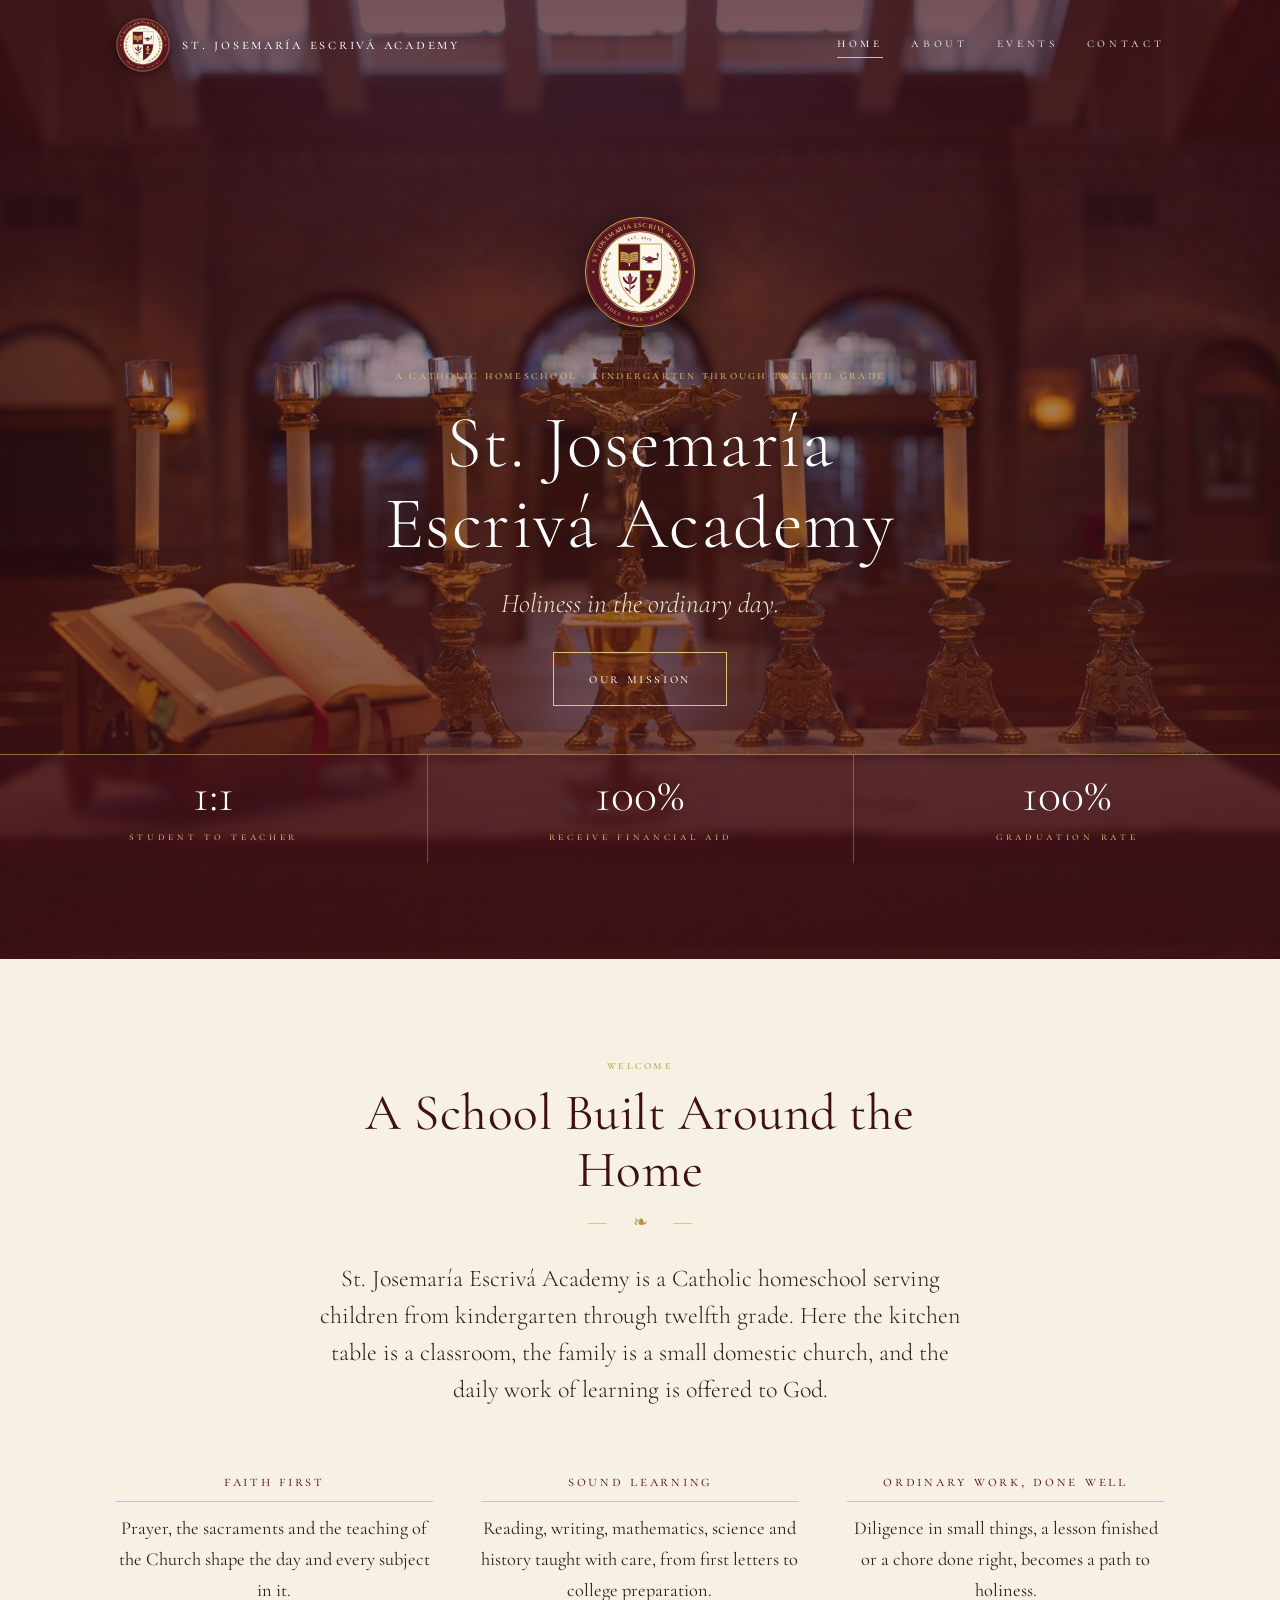
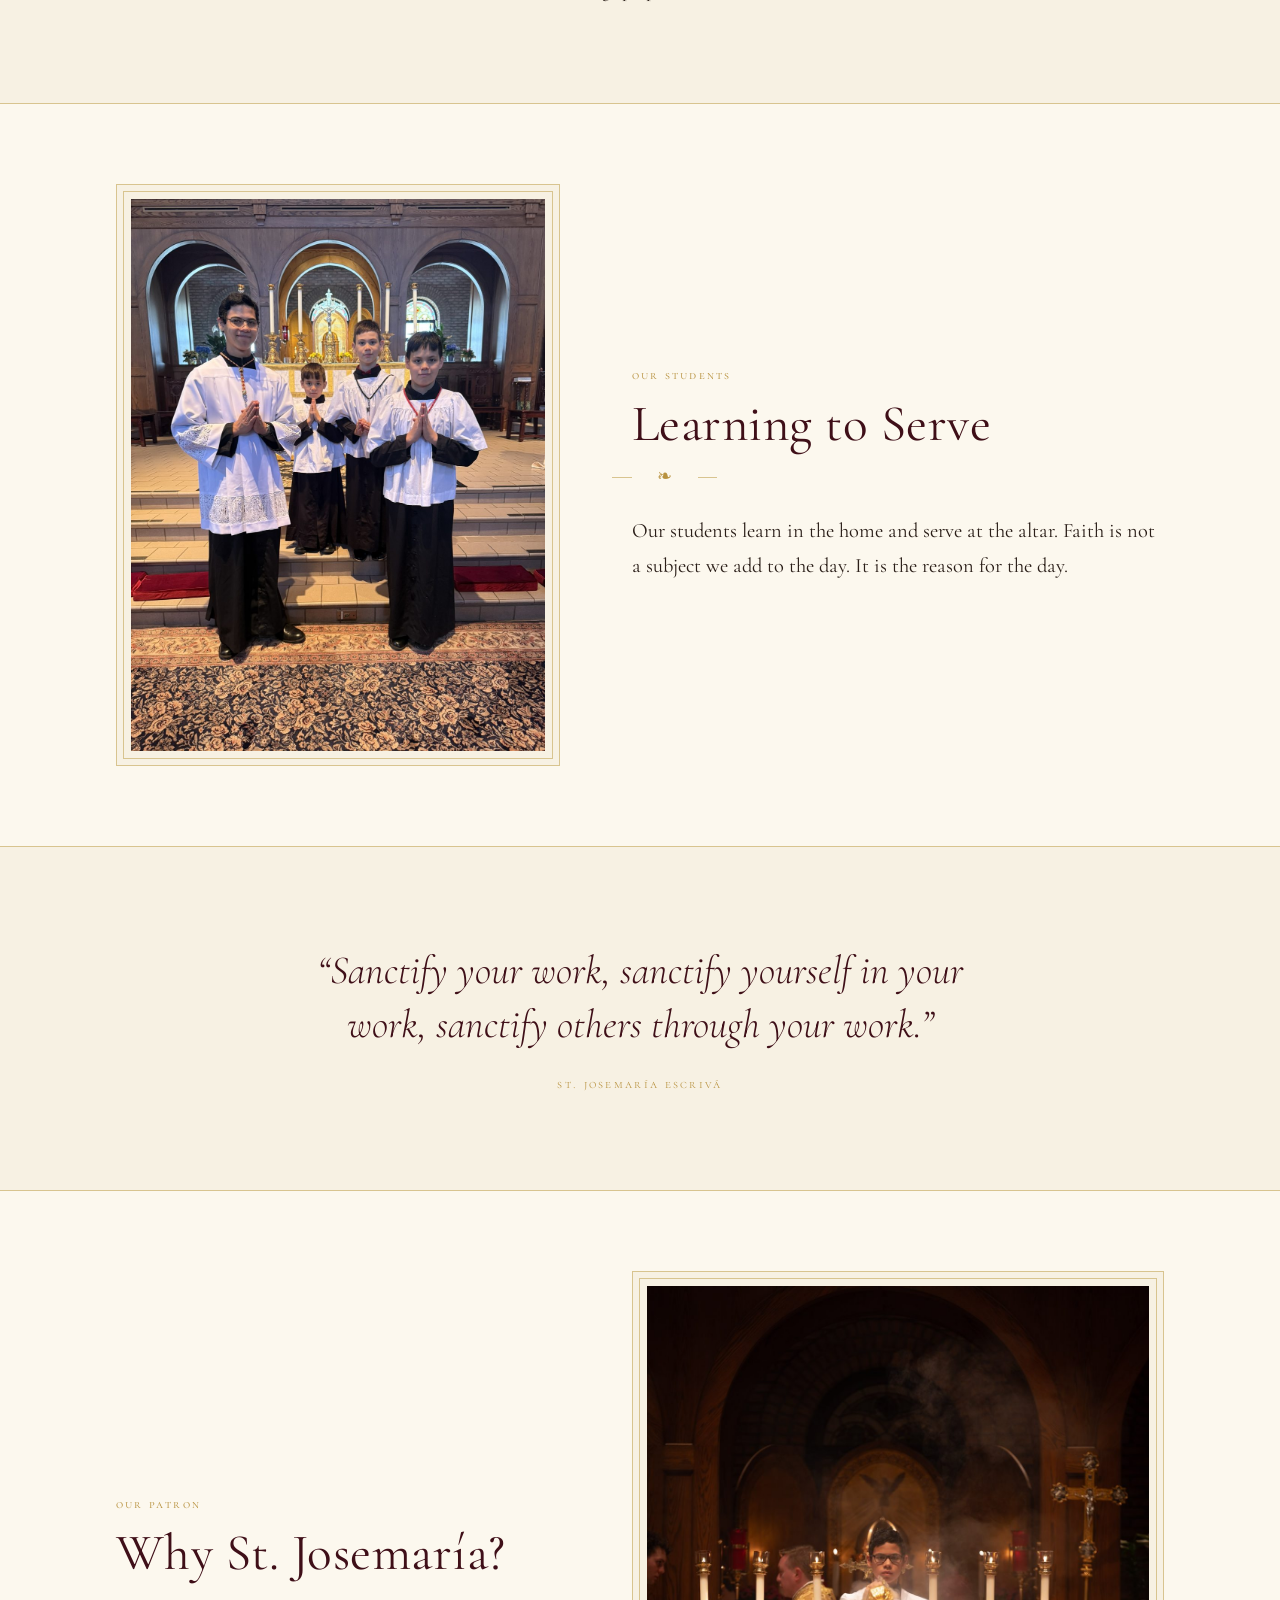
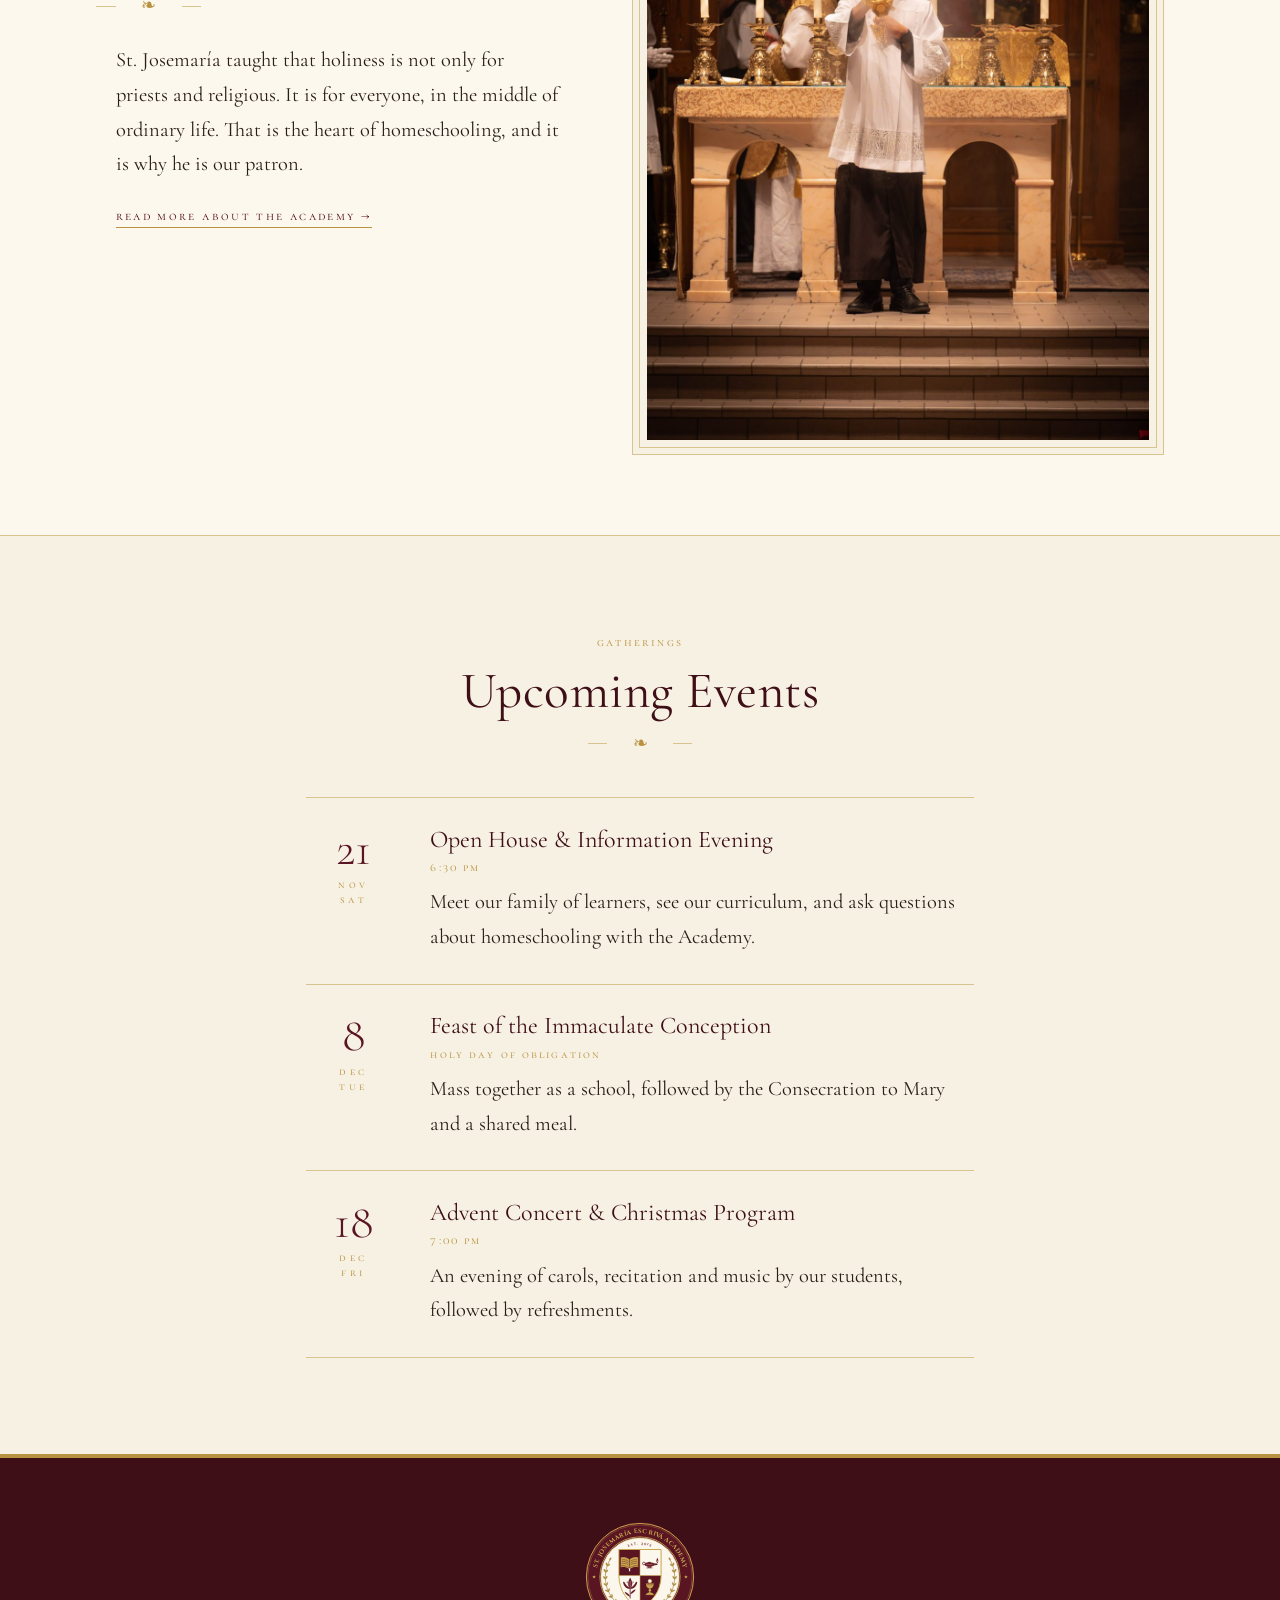
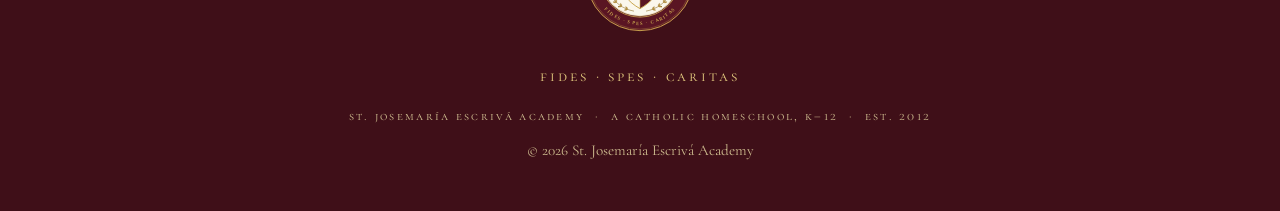
<file: index.html>
<!DOCTYPE html>
<html lang="en"><head><meta charset="UTF-8"><meta name="viewport" content="width=device-width,initial-scale=1">
<title>St. Josemaría Escrivá Academy</title><meta name="description" content="A Catholic homeschool academy, kindergarten through twelfth grade."><link rel="icon" href="crest.svg" type="image/svg+xml">
<link rel="preconnect" href="https://fonts.googleapis.com"><link rel="preconnect" href="https://fonts.gstatic.com" crossorigin><link href="https://fonts.googleapis.com/css2?family=Cormorant+Garamond:ital,wght@0,300;0,400;0,500;0,600;1,300;1,400&family=Cormorant+SC:wght@400;500;600&display=swap" rel="stylesheet"><link rel="stylesheet" href="style.css"></head><body>
<header class="top"><div class="wrap">
<a class="brand" href="index.html"><img src="crest.svg" alt=""><span class="sc">St. Josemaría Escrivá Academy</span></a>
<nav class="sc"><a href="index.html" class="on">Home</a><a href="about.html">About</a><a href="index.html#events">Events</a><a href="about.html#contact">Contact</a></nav>
</div></header>

<section class="hero">
<img class="bg" src="img/altar.jpg" alt="">
<div class="veil"></div>
<div class="inner">
<img class="seal" src="crest.svg" alt="Seal of St. Josemaría Escrivá Academy">
<p class="sc eyebrow">A Catholic Homeschool &middot; Kindergarten through Twelfth Grade</p>
<h1>St. Josemaría<br>Escrivá Academy</h1>
<p class="tag">Holiness in the ordinary day.</p>
<a class="btn sc" href="about.html">Our Mission</a>
</div>
<div class="stats sc">
<div><b>1:1</b><span>Student to Teacher</span></div>
<div><b>100%</b><span>Receive Financial Aid</span></div>
<div><b>100%</b><span>Graduation Rate</span></div>
</div>
</section>

<section class="welcome">
<div class="wrap narrow center">
<p class="sc eyebrow">Welcome</p>
<h2>A School Built Around the Home</h2>
<span class="fleuron" aria-hidden="true">&#10087;</span>
<p class="lead">St. Josemaría Escrivá Academy is a Catholic homeschool serving children from kindergarten through twelfth grade. Here the kitchen table is a classroom, the family is a small domestic church, and the daily work of learning is offered to God.</p>
</div>
<div class="wrap pillars">
<div><h3 class="sc">Faith First</h3><p>Prayer, the sacraments and the teaching of the Church shape the day and every subject in it.</p></div>
<div><h3 class="sc">Sound Learning</h3><p>Reading, writing, mathematics, science and history taught with care, from first letters to college preparation.</p></div>
<div><h3 class="sc">Ordinary Work, Done Well</h3><p>Diligence in small things, a lesson finished or a chore done right, becomes a path to holiness.</p></div>
</div>
</section>

<section class="plate">
<div class="wrap split">
<figure><img src="img/servers.jpg" alt="Four altar servers standing in prayer before the altar" loading="lazy"></figure>
<div class="text">
<p class="sc eyebrow">Our Students</p>
<h2>Learning to Serve</h2>
<span class="fleuron" aria-hidden="true">&#10087;</span>
<p>Our students learn in the home and serve at the altar. Faith is not a subject we add to the day. It is the reason for the day.</p>
</div>
</div>
</section>

<section class="quote">
<div class="wrap narrow center">
<blockquote>&ldquo;Sanctify your work, sanctify yourself in your work, sanctify others through your work.&rdquo;<cite class="sc">St. Josemaría Escrivá</cite></blockquote>
</div>
</section>

<section class="plate rev">
<div class="wrap split">
<figure><img src="img/thurible.jpg" alt="An altar server swinging a thurible during Mass" loading="lazy"></figure>
<div class="text">
<p class="sc eyebrow">Our Patron</p>
<h2>Why St. Josemaría?</h2>
<span class="fleuron" aria-hidden="true">&#10087;</span>
<p>St. Josemaría taught that holiness is not only for priests and religious. It is for everyone, in the middle of ordinary life. That is the heart of homeschooling, and it is why he is our patron.</p>
<a class="link sc" href="about.html">Read more about the Academy &rarr;</a>
</div>
</div>
</section>

<section class="events" id="events">
<div class="wrap narrow">
<p class="sc eyebrow center">Gatherings</p>
<h2 class="center">Upcoming Events</h2>
<div class="center"><span class="fleuron" aria-hidden="true">&#10087;</span></div>
<!-- Example events: edit the dates and text below -->
<ol class="list">
<li><div class="when sc"><b>21</b><span>Nov<br>Sat</span></div><div><h3>Open House &amp; Information Evening</h3><p class="sc meta">6:30 PM</p><p>Meet our family of learners, see our curriculum, and ask questions about homeschooling with the Academy.</p></div></li>
<li><div class="when sc"><b>8</b><span>Dec<br>Tue</span></div><div><h3>Feast of the Immaculate Conception</h3><p class="sc meta">Holy Day of Obligation</p><p>Mass together as a school, followed by the Consecration to Mary and a shared meal.</p></div></li>
<li><div class="when sc"><b>18</b><span>Dec<br>Fri</span></div><div><h3>Advent Concert &amp; Christmas Program</h3><p class="sc meta">7:00 PM</p><p>An evening of carols, recitation and music by our students, followed by refreshments.</p></div></li>
</ol>
</div>
</section>
<footer><div class="wrap">
<img src="crest.svg" alt="" class="seal">
<div class="sc motto">Fides &middot; Spes &middot; Caritas</div>
<p class="sc small">St. Josemaría Escrivá Academy &nbsp;&middot;&nbsp; A Catholic Homeschool, K&ndash;12 &nbsp;&middot;&nbsp; Est. 2012</p>
<p class="small">&copy; 2026 St. Josemaría Escrivá Academy</p>
</div></footer></body></html>
</file>
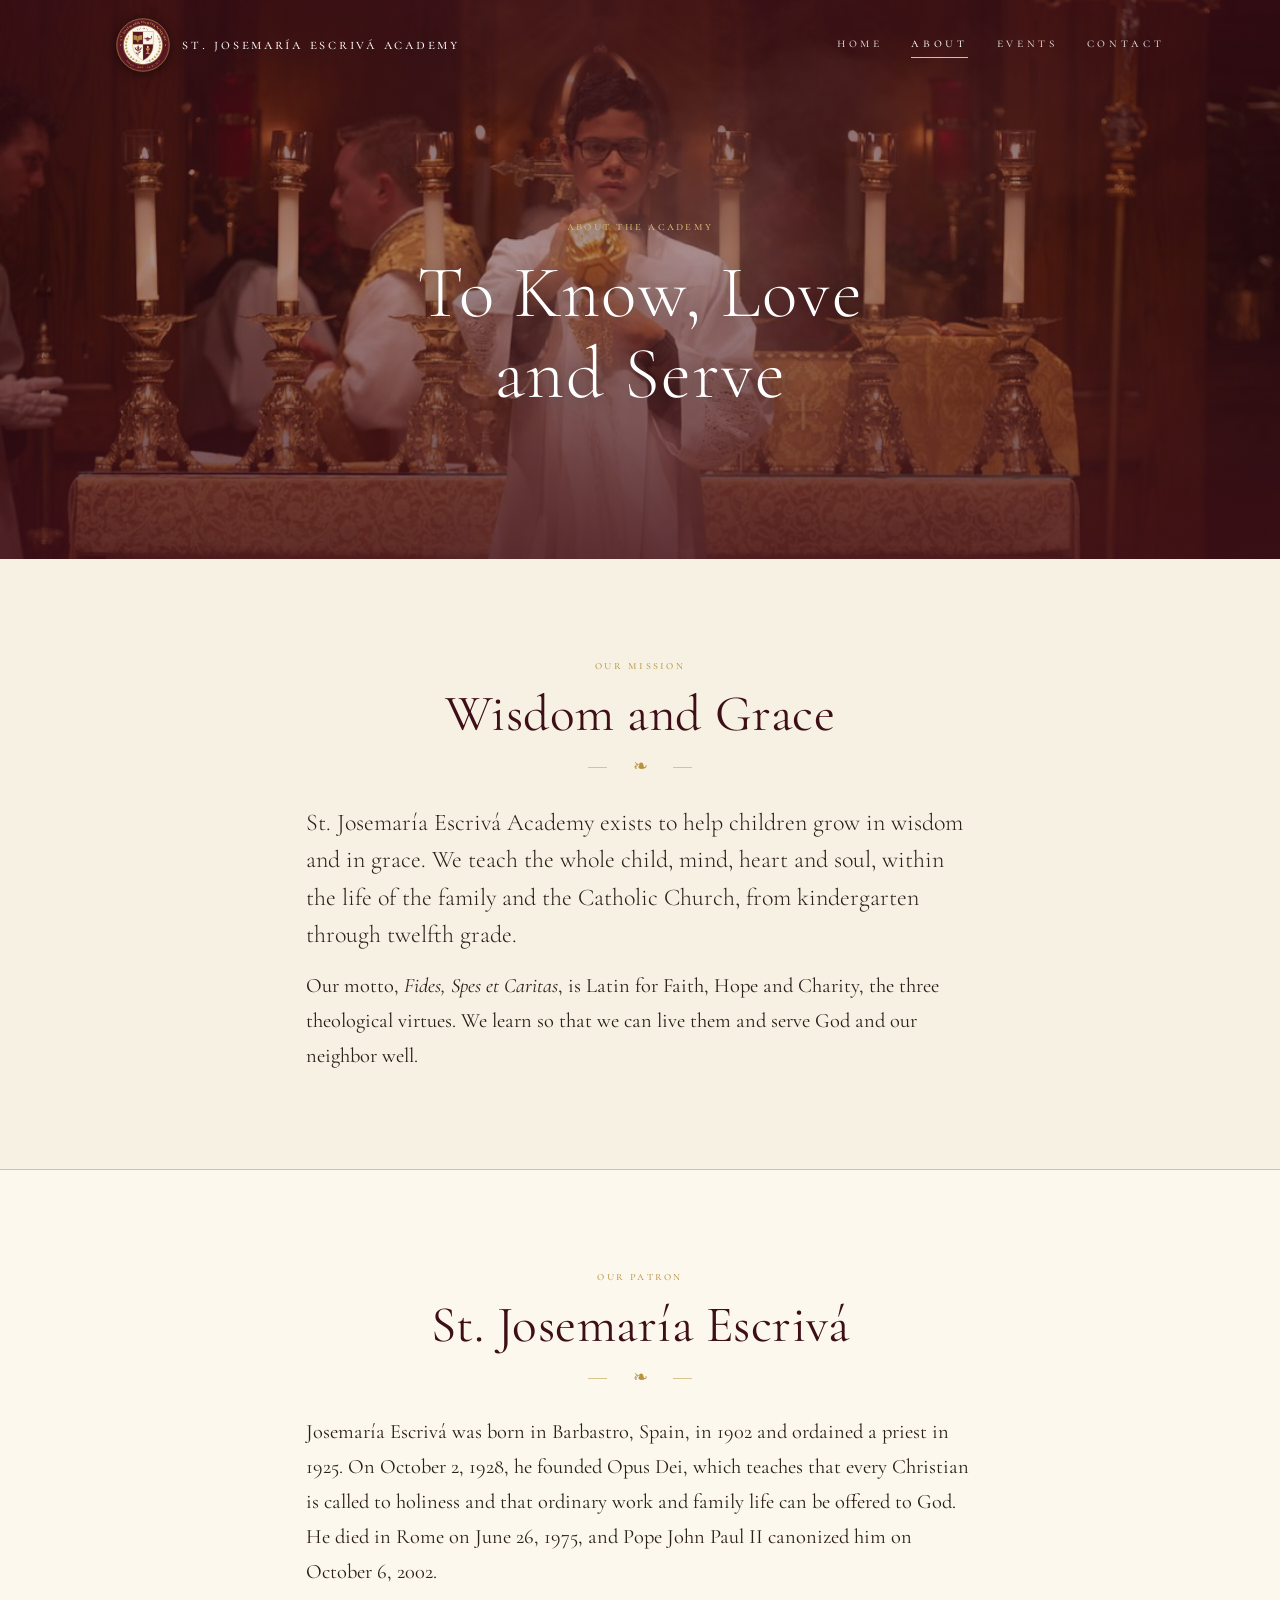
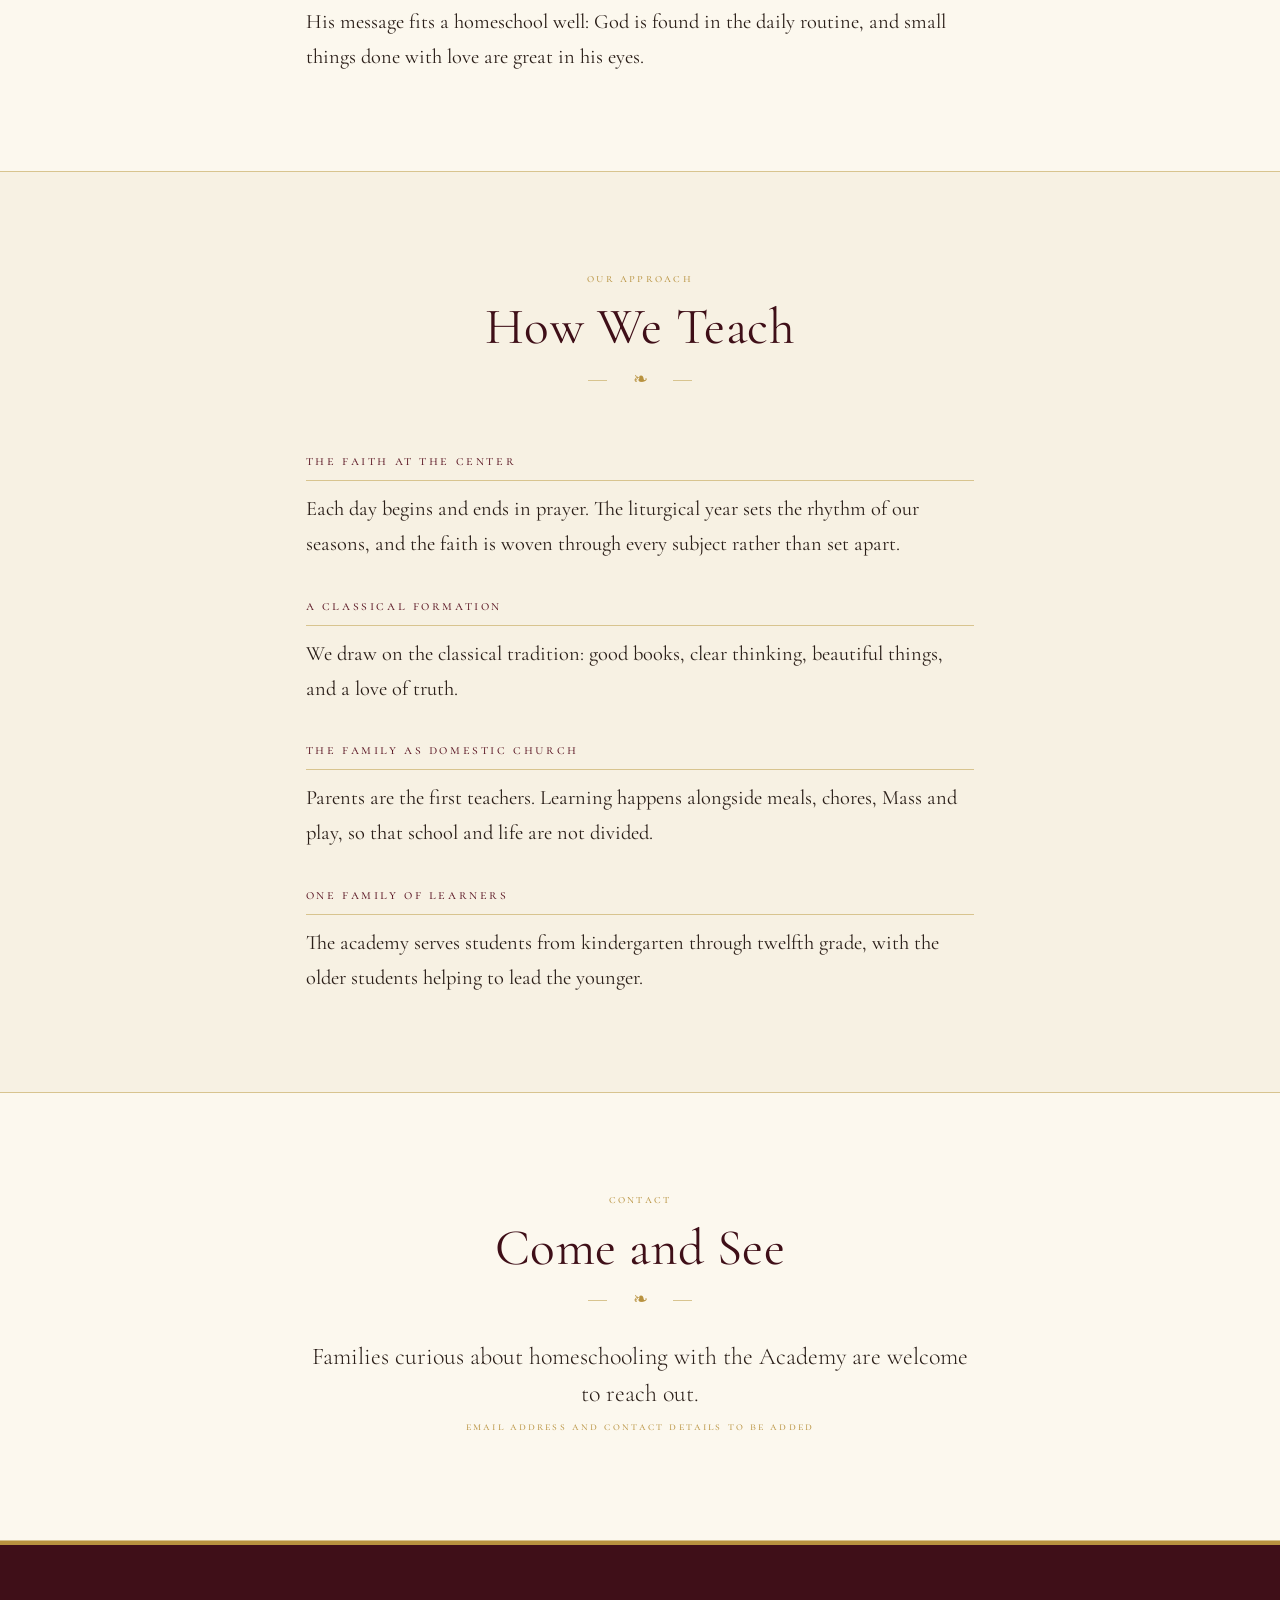
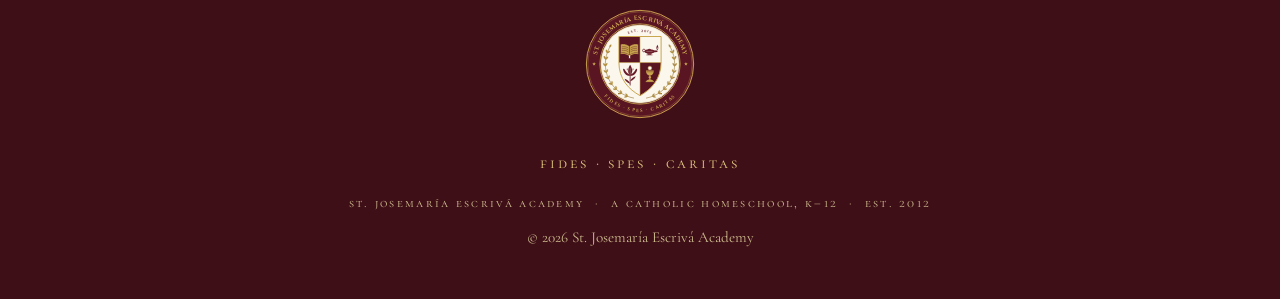
<file: about.html>
<!DOCTYPE html>
<html lang="en"><head><meta charset="UTF-8"><meta name="viewport" content="width=device-width,initial-scale=1">
<title>About | St. Josemaría Escrivá Academy</title><meta name="description" content="Our mission, our patron and our approach."><link rel="icon" href="crest.svg" type="image/svg+xml">
<link rel="preconnect" href="https://fonts.googleapis.com"><link rel="preconnect" href="https://fonts.gstatic.com" crossorigin><link href="https://fonts.googleapis.com/css2?family=Cormorant+Garamond:ital,wght@0,300;0,400;0,500;0,600;1,300;1,400&family=Cormorant+SC:wght@400;500;600&display=swap" rel="stylesheet"><link rel="stylesheet" href="style.css"></head><body>
<header class="top"><div class="wrap">
<a class="brand" href="index.html"><img src="crest.svg" alt=""><span class="sc">St. Josemaría Escrivá Academy</span></a>
<nav class="sc"><a href="index.html">Home</a><a href="about.html" class="on">About</a><a href="index.html#events">Events</a><a href="about.html#contact">Contact</a></nav>
</div></header>

<section class="hero short">
<img class="bg" src="img/thurible.jpg" alt="">
<div class="veil"></div>
<div class="inner">
<p class="sc eyebrow">About the Academy</p>
<h1>To Know, Love<br>and Serve</h1>
</div>
</section>

<section class="prose">
<div class="wrap narrow">
<p class="sc eyebrow center">Our Mission</p>
<h2 class="center">Wisdom and Grace</h2>
<div class="center"><span class="fleuron" aria-hidden="true">&#10087;</span></div>
<p class="lead">St. Josemaría Escrivá Academy exists to help children grow in wisdom and in grace. We teach the whole child, mind, heart and soul, within the life of the family and the Catholic Church, from kindergarten through twelfth grade.</p>
<p>Our motto, <em>Fides, Spes et Caritas</em>, is Latin for Faith, Hope and Charity, the three theological virtues. We learn so that we can live them and serve God and our neighbor well.</p>
</div>
</section>

<section class="prose alt">
<div class="wrap narrow">
<p class="sc eyebrow center">Our Patron</p>
<h2 class="center">St. Josemaría Escrivá</h2>
<div class="center"><span class="fleuron" aria-hidden="true">&#10087;</span></div>
<p>Josemaría Escrivá was born in Barbastro, Spain, in 1902 and ordained a priest in 1925. On October 2, 1928, he founded Opus Dei, which teaches that every Christian is called to holiness and that ordinary work and family life can be offered to God. He died in Rome on June 26, 1975, and Pope John Paul II canonized him on October 6, 2002.</p>
<p>His message fits a homeschool well: God is found in the daily routine, and small things done with love are great in his eyes.</p>
</div>
</section>

<section class="prose">
<div class="wrap narrow">
<p class="sc eyebrow center">Our Approach</p>
<h2 class="center">How We Teach</h2>
<div class="center"><span class="fleuron" aria-hidden="true">&#10087;</span></div>
<dl class="how">
<dt class="sc">The Faith at the Center</dt><dd>Each day begins and ends in prayer. The liturgical year sets the rhythm of our seasons, and the faith is woven through every subject rather than set apart.</dd>
<dt class="sc">A Classical Formation</dt><dd>We draw on the classical tradition: good books, clear thinking, beautiful things, and a love of truth.</dd>
<dt class="sc">The Family as Domestic Church</dt><dd>Parents are the first teachers. Learning happens alongside meals, chores, Mass and play, so that school and life are not divided.</dd>
<dt class="sc">One Family of Learners</dt><dd>The academy serves students from kindergarten through twelfth grade, with the older students helping to lead the younger.</dd>
</dl>
</div>
</section>

<section class="prose alt" id="contact">
<div class="wrap narrow center">
<p class="sc eyebrow">Contact</p>
<h2>Come and See</h2>
<span class="fleuron" aria-hidden="true">&#10087;</span>
<p class="lead">Families curious about homeschooling with the Academy are welcome to reach out.</p>
<p class="sc meta">Email address and contact details to be added</p>
</div>
</section>
<footer><div class="wrap">
<img src="crest.svg" alt="" class="seal">
<div class="sc motto">Fides &middot; Spes &middot; Caritas</div>
<p class="sc small">St. Josemaría Escrivá Academy &nbsp;&middot;&nbsp; A Catholic Homeschool, K&ndash;12 &nbsp;&middot;&nbsp; Est. 2012</p>
<p class="small">&copy; 2026 St. Josemaría Escrivá Academy</p>
</div></footer></body></html>
</file>
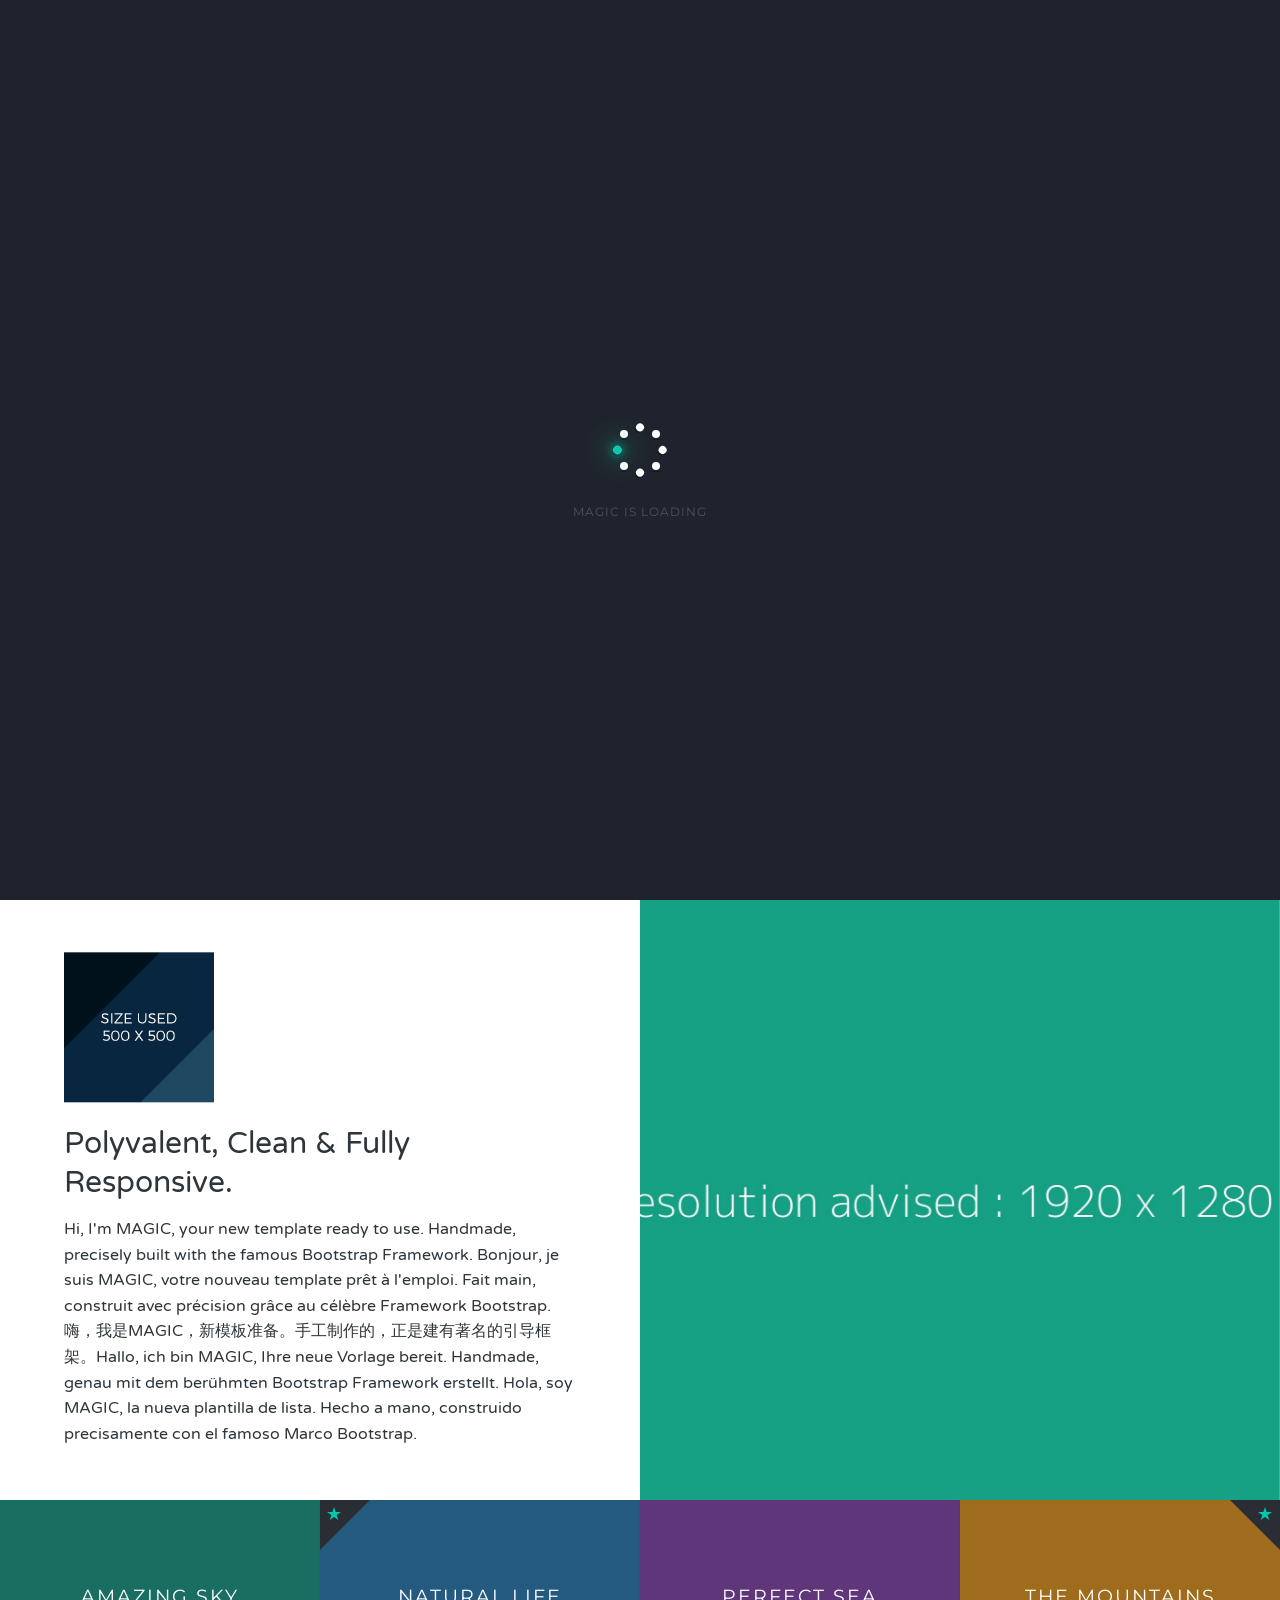
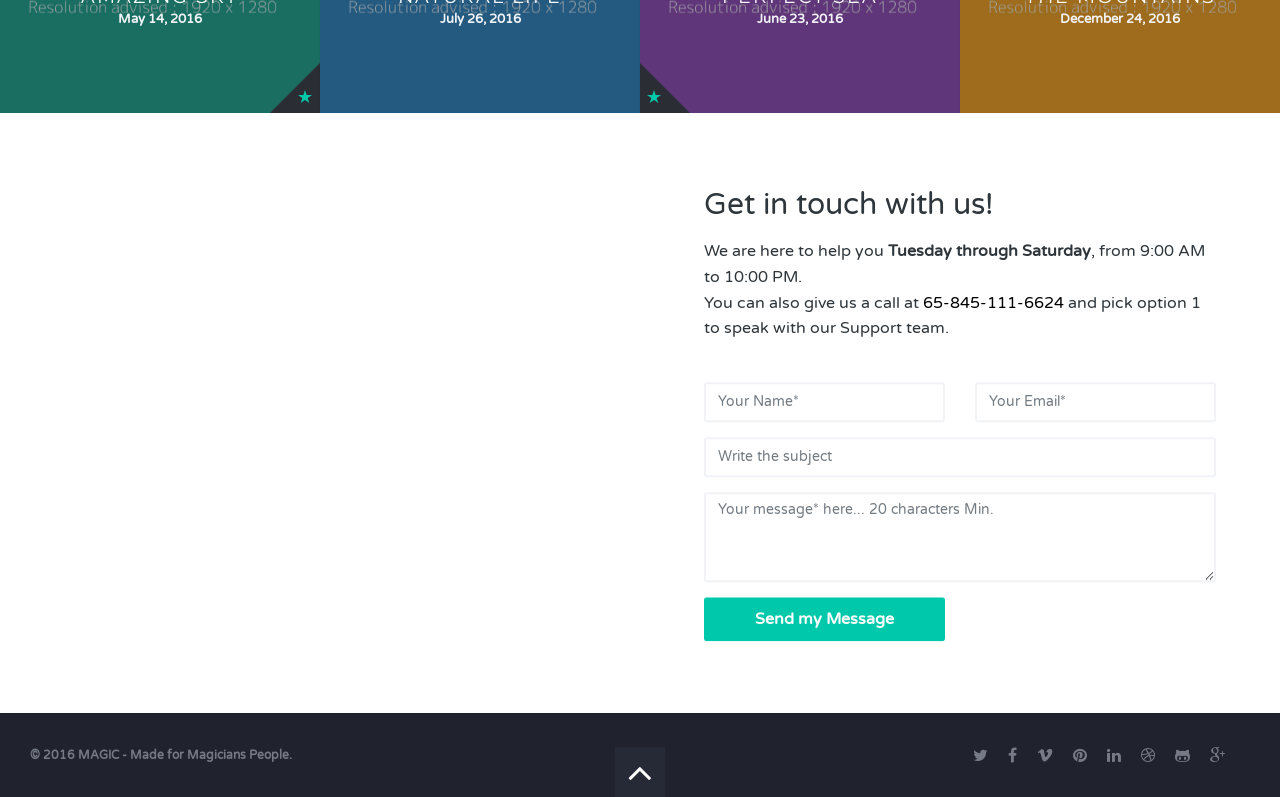
<file: index-slideshow-countdown.html>
<!DOCTYPE html>
<html lang="en-us" class="no-js">

	<head>
		<meta charset="utf-8">
        <title>MAGIC - Universal Coming Soon Template</title>
        <meta name="description" content="The description should optimally be between 150-160 characters.">
        <meta name="viewport" content="width=device-width,initial-scale=1.0,maximum-scale=1.0">
        <meta name="author" content="Madeon08">

        <!-- ================= Favicon ================== -->
        <!-- Standard -->
        <link rel="shortcut icon" href="img/favicon.png">
        <!-- Retina iPad Touch Icon-->
        <link rel="apple-touch-icon" sizes="144x144" href="img/favicon-retina-ipad.png">
        <!-- Retina iPhone Touch Icon-->
        <link rel="apple-touch-icon" sizes="114x114" href="img/favicon-retina-iphone.png">
        <!-- Standard iPad Touch Icon--> 
        <link rel="apple-touch-icon" sizes="72x72" href="img/favicon-standard-ipad.png">
        <!-- Standard iPhone Touch Icon--> 
        <link rel="apple-touch-icon" sizes="57x57" href="img/favicon-standard-iphone.png">

        <!-- ============== Resources style ============== -->
        <link rel="stylesheet" href="css/style-slideshow-countdown.css" />

		<!-- Modernizr runs quickly on page load to detect features -->
		<script src="js/modernizr.custom.js"></script>
	</head>
	
	<body>

		<!-- START LOADING -->
		<div id="loading">

			<div class="loading-balls opacity-0 animated-quick">

				<div class="small-first animated-quick">
					<div class="small ball smallball1"></div>
					<div class="small ball smallball2"></div>
					<div class="small ball smallball3"></div>
					<div class="small ball smallball4"></div>
				</div>

				<div class="small-second">
					<div class="small ball smallball5"></div>
					<div class="small ball smallball6"></div>
					<div class="small ball smallball7"></div>
					<div class="small ball smallball8"></div>
				</div>

				<div class="wide-ball">
					<div class="big ball"></div>
				</div>

				<!-- Text under the loading animation is in your main css file, style.css/scss, under the rule #loading .small-second:after -->

			</div>

		</div>
		<!-- END LOADING -->

		<!-- START HOME PART -->
		<section class="home-part">

			<div id="firefly-anim" class="Wallop Wallop--fade">

			    <div class="Wallop-list">

			        <!-- START 1st SLIDE / TEXT BOTTOM LEFT -->
			        <div class="Wallop-item Static-sliderItem Wallop-item--current">

			            <div class="Static-sliderItemImage first-slide"></div>

			            <div class="Static-sliderItemText">
			            	<p class="credit"><i class="icon ion-camera"></i> Photo by Sylvain Guiheneuc<br>
			            	<i class="icon ion-ios-navigate"></i> Somewhere in the Mountains</p>
			            </div>

			        </div>
			        <!-- END 1st SLIDE / TEXT BOTTOM LEFT -->

			        <!-- START 2nd SLIDE / TEXT BOTTOM LEFT -->
			        <div class="Wallop-item Static-sliderItem">

			            <div class="Static-sliderItemImage second-slide"></div>

			            <div class="Static-sliderItemText">
			            	<p class="credit"><i class="icon ion-camera"></i> Photo by Eric Huang<br>
			            	<i class="icon ion-ios-navigate"></i> Taipei City, Taiwan</p>
			            </div>

			        </div>
			        <!-- END 2nd SLIDE / TEXT BOTTOM LEFT -->

			        <!-- START 3rd SLIDE / TEXT BOTTOM LEFT -->
			        <div class="Wallop-item Static-sliderItem">
			            
			            <div class="Static-sliderItemImage third-slide"></div>

			            <div class="Static-sliderItemText">
			            	<p class="credit"><i class="icon ion-camera"></i> Photo by Paul Jarvis<br>
			            	<i class="icon ion-ios-navigate"></i> East Sooke Park, British Columbia</p>
			            </div>

			        </div>
			        <!-- END 3rd SLIDE / TEXT BOTTOM LEFT -->

			        <!-- START 4th SLIDE / TEXT BOTTOM LEFT -->
			        <div class="Wallop-item Static-sliderItem">

			            <div class="Static-sliderItemImage fourth-slide"></div>

			            <div class="Static-sliderItemText">
			            	<p class="credit"><i class="icon ion-camera"></i> Photo by Cameron Kirby<br>
			            	<i class="icon ion-ios-navigate"></i> Encitinas, California</p>
			            </div>

			        </div>
			        <!-- END 4th SLIDE / TEXT BOTTOM LEFT -->

			        <!-- Uncomment next lines if you need more slides, just copy/paste to get more ;-) Make sure to replace the class "HELLO-slide" -->

			        <!-- <div class="Wallop-item Static-sliderItem">

			            <div class="Static-sliderItemImage fifth-slide"></div>

			            <div class="Static-sliderItemText">
			            	<p class="credit"><i class="icon ion-camera"></i> Photo by **** ****<br>
			            	<i class="icon ion-ios-navigate"></i> In the ****, on an ****.</p>
			            </div>

			        </div>

			        <div class="Wallop-item Static-sliderItem">

			            <div class="Static-sliderItemImage sixth-slide"></div>

			            <div class="Static-sliderItemText">
			            	<p class="credit"><i class="icon ion-camera"></i> Photo by **** ****<br>
			            	<i class="icon ion-ios-navigate"></i> In the ****, on an ****.</p>
			            </div>

			        </div> -->

			    </div>

			    <!-- START MAIN TEXT / BUTTONS -->
			    <div class="content">

			    	<div id="home-text">

						<!-- <h1 class="text-intro">Strong and Sophisticated.</h1> -->

						<h1 class="text-intro text-countdown">Launching in <div id="getting-started"></div></h1>

						<h2 class="text-intro">Perfect and awesome template to present your future product or service.<br>
									Hooking audience attention is all in the opener.</h2>

						<a href="#main-content" id="open-more-info" class="light-btn">More Informations</a>

						<a data-dialog="somedialog" class="action-btn trigger">Notify Me!</a>

					</div>

				</div>
				<!-- END MAIN TEXT / BUTTONS -->

			    <!-- START SLIDE NAVIGATION -->
			    <button class="Wallop-buttonPrevious"><i class="icon ion-chevron-left"></i></button>
	  			<button class="Wallop-buttonNext"><i class="icon ion-chevron-right"></i></button>
	  			<!-- END SLIDE NAVIGATION -->

				<!-- START SCROLL ARROWS BOTTOM -->
				<div class="scroll-indicator">

					<a href="#main-content">
						<span class="m_scroll_arrows unu"></span>
						<span class="m_scroll_arrows doi"></span>
						<span class="m_scroll_arrows trei"></span>
					</a>
					
				</div>
				<!-- END SCROLL ARROWS BOTTOM -->

			</div>

		</section>
		<!-- END HOME PART -->

		<!-- START MAIN PART -->
		<section id="main-content" class="info-part">

			<!-- START INFO / SLIDESHOW -->
			<div class="info-header">

				<div class="row no-margin">

					<!-- START TEXT LEFT PART -->
					<div class="col-xs-12 col-sm-12 col-lg-6 text-info fooReveal">

						<div class="content-info">

							<img src="img/logo.png" alt="" class="img-responsive logo-info" />

							<h3>Polyvalent, Clean & Fully Responsive.</h3>

							<p>Hi, I'm MAGIC, your new template ready to use. Handmade, precisely built with the famous Bootstrap Framework. Bonjour, je suis MAGIC, votre nouveau template prêt à l'emploi. Fait main, construit avec précision grâce au célèbre Framework Bootstrap. 嗨，我是MAGIC，新模板准备。手工制作的，正是建有著名的引导框架。Hallo, ich bin MAGIC, Ihre neue Vorlage bereit. Handmade, genau mit dem berühmten Bootstrap Framework erstellt. Hola, soy MAGIC, la nueva plantilla de lista. Hecho a mano, construido precisamente con el famoso Marco Bootstrap.</p>

						</div>

					</div>
					<!-- END TEXT LEFT PART -->

					<!-- START SLIDESHOW RIGHT PART -->
					<div class="col-xs-12 col-sm-12 col-lg-6 slideshow-info fooReveal">

						<div class="vegas-slide"></div>

					</div>
					<!-- END SLIDESHOW RIGHT PART -->

				</div>

			</div>
			<!-- end INFO / SLIDESHOW -->

			<!-- START GALLERY -->
			<div class="info-content">

				<div class="row">

					<div class="col-xs-12 col-sm-12 col-lg-12">

						<div class="photo-line">
								
							<div class="my-gallery" itemscope itemtype="http://schema.org/ImageGallery">

								<!-- Item -->
								<figure itemprop="associatedMedia" itemscope itemtype="http://schema.org/ImageObject" class="col-xs-12 col-sm-6 col-lg-3 fooReveal">
									
									<!-- Link to the picture and to open the gallery / Fill up well the data-size property -->
									<a class="box-picture" href="img/gallery-1.jpg" itemprop="contentUrl" data-size="1920x1280">
										
										<!-- Your picture -->
										<img src="img/gallery-1.jpg" itemprop="thumbnail" alt="This is my work" class="img-responsive" />
										<span class="widget-angle-bottom-right">
											<span class="icon-text">
												<i class="icon ion-ios-star"></i>
											</span>
										</span>
										<div class="text-center">
											<h4>Amazing Sky</h4>
											<p>May 14, 2016</p>
										</div>
										
									</a>
										
									<!-- Picture's description for the gallery -->
									<figcaption itemprop="caption description">

										<div class="photo-details">
										
											<h4>Fly in the sky</h4>

											<span class="border"></span>

											<p>This is what I love, and can't stop loving! I'm told to enjoy every moment, every hour, every minute.</p>

										</div>

									</figcaption>

								</figure>

								<!-- Item -->
								<figure itemprop="associatedMedia" itemscope itemtype="http://schema.org/ImageObject" class="col-xs-12 col-sm-6 col-lg-3 fooReveal">
									
									<!-- Link to the picture and to open the gallery / Fill up well the data-size property -->
									<a class="box-picture" href="img/gallery-2.jpg" itemprop="contentUrl" data-size="1920x1280">
										
										<!-- Your picture -->
										<img src="img/gallery-2.jpg" itemprop="thumbnail" alt="This is my work" class="img-responsive" />
										<span class="widget-angle-top-left">
											<span class="icon-text">
												<i class="icon ion-ios-star"></i>
											</span>
										</span>
										<div class="text-center">
											<h4>Natural life</h4>
											<p>July 26, 2016</p>
										</div>
										
									</a>
										
									<!-- Picture's description for the gallery -->
									<figcaption itemprop="caption description">

										<div class="photo-details">
										
											<h4>探索世界</h4>

											<span class="border"></span>

											<p>This is what I love, and can't stop loving! I'm told to enjoy every moment, every hour, every minute.</p>

										</div>

									</figcaption>

								</figure>

								<!-- Item -->
								<figure itemprop="associatedMedia" itemscope itemtype="http://schema.org/ImageObject" class="col-xs-12 col-sm-6 col-lg-3 fooReveal">
									
									<!-- Link to the picture and to open the gallery / Fill up well the data-size property -->
									<a class="box-picture" href="img/gallery-3.jpg" itemprop="contentUrl" data-size="1920x1280">
										
										<!-- Your picture -->
										<img src="img/gallery-3.jpg" itemprop="thumbnail" alt="This is my work" class="img-responsive" />
										<span class="widget-angle-bottom-left">
											<span class="icon-text">
												<i class="icon ion-ios-star"></i>
											</span>
										</span>
										<div class="text-center">
											<h4>Perfect sea</h4>
											<p>June 23, 2016</p>
										</div>
										
									</a>
										
									<!-- Picture's description for the gallery -->
									<figcaption itemprop="caption description">

										<div class="photo-details">
										
											<h4>Entre ciel et mer</h4>

											<span class="border"></span>

											<p>This is what I love, and can't stop loving! I'm told to enjoy every moment, every hour, every minute.</p>

										</div>

									</figcaption>

								</figure>

								<!-- Item -->
								<figure itemprop="associatedMedia" itemscope itemtype="http://schema.org/ImageObject" class="col-xs-12 col-sm-6 col-lg-3 fooReveal">
									
									<!-- Link to the picture and to open the gallery / Fill up well the data-size property -->
									<a class="box-picture" href="img/gallery-4.jpg" itemprop="contentUrl" data-size="1920x1280">
										
										<!-- Your picture -->
										<img src="img/gallery-4.jpg" itemprop="thumbnail" alt="This is my work" class="img-responsive" />
										<span class="widget-angle-top-right">
											<span class="icon-text">
												<i class="icon ion-ios-star"></i>
											</span>
										</span>
										<div class="text-center">
											<h4>The mountains</h4>
											<p>December 24, 2016</p>
										</div>
										
									</a>
										
									<!-- Picture's description for the gallery -->
									<figcaption itemprop="caption description">

										<div class="photo-details">
										
											<h4>In einem Kokon</h4>

											<span class="border"></span>

											<p>This is what I love, and can't stop loving! I'm told to enjoy every moment, every hour, every minute.</p>

										</div>

									</figcaption>

								</figure>
									
							</div> <!-- /# my-gallery -->

						</div> <!-- /. photo-line -->
					</div>

				</div>

			</div>
			<!-- END GALLERY -->

			<!-- START MAP / CONTACT FORM -->
			<div class="info-contact">

				<div class="row no-margin">

					<!-- START MAP -->
					<div class="col-xs-12 col-sm-12 col-lg-6 map-info fooReveal">

						<div id="map"></div>

					</div>
					<!-- END MAP -->

					<!-- START CONTACT FORM -->
					<div class="col-xs-12 col-sm-12 col-lg-6 text-info fooReveal">

						<div class="content-info">

							<h3>Get in touch with us!</h3>
				
							<p>We are here to help you <strong>Tuesday through Saturday</strong>, from 9:00 AM to 10:00 PM.<br>
							You can also give us a call at <a href="tel:65-845-111-6624">65-845-111-6624</a> and pick option 1 to speak with our Support team.</p>

			                <!-- START - Contact Form -->
			            	<form id="contact-form" name="contact-form" method="POST" data-name="Contact Form">

			            		<div class="row">

			                        <!-- Full name -->
			                        <div class="col-xs-12 col-sm-6 col-lg-6">
			                            <div class="form-group">
			                                <input type="text" id="name" class="form form-control" placeholder="Your Name*" onfocus="this.placeholder = ''" onblur="this.placeholder = 'Your Name*'" name="name" data-name="Name" required>
			                            </div>
			                        </div>

			                        <!-- E-mail -->
			                        <div class="col-xs-12 col-sm-6 col-lg-6">
			                            <div class="form-group">
			                                <input type="email" id="email" class="form form-control" placeholder="Your Email*" onfocus="this.placeholder = ''" onblur="this.placeholder = 'Your Email*'" name="email-address" data-name="Email Address" required>
			                            </div>
			                        </div>

			                        <!-- Subject -->
			                        <div class="col-xs-12 col-sm-12 col-lg-12">
			                            <div class="form-group">
			                                <input type="text" id="subject" class="form form-control" placeholder="Write the subject" onfocus="this.placeholder = ''" onblur="this.placeholder = 'Write the subject'" name="subject" data-name="Subject">
			                            </div>
			                        </div>

			                        <!-- Message -->
			                        <div class="col-xs-12 col-sm-12 col-lg-12 no-padding">
			                            <div class="form-group">
			                                <textarea id="text-area" class="form textarea form-control" placeholder="Your message* here... 20 characters Min." onfocus="this.placeholder = ''" onblur="this.placeholder = 'Your message* here... 20 characters Min.'" name="message" data-name="Text Area" required></textarea>
			                            </div>
			                        </div>

			                    </div>

			                	<!-- Button submit -->
			                	<button type="submit" id="valid-form" class="btn btn-color">Send my Message</button>
			    
			                </form>
			                <!-- END - Contact Form -->
				            
				            <!-- Answer for the contact form is displayed in the next div, do not remove it. -->       
			                <div id="block-answer">

								<div id="answer"></div>

							</div>

						</div>

					</div>
					<!-- END CONTACT FORM -->
					
				</div>

			</div>
			<!-- END MAP / CONTACT FORM -->

		</section>
		<!-- END MAIN PART -->

		<!-- START FOOTER / BOTTOM OF PAGE -->
		<footer class="fooReveal">

			<div class="row">

				<!-- START COPYRIGHT TEXT -->
				<div class="col-xs-12 col-sm-6 col-lg-6 copyright">

					<p>© 2016 MAGIC - Made for Magicians People.</p>

				</div>
				<!-- END COPYRIGHT TEXT -->

				<!-- START SOCIAL ICONS -->
				<div class="col-xs-12 col-sm-6 col-lg-6 social">

					<ul>
						<li><a target="_blank" href=""> <i class="fa fa-twitter"></i>        </a></li>
						<li><a target="_blank" href=""> <i class="fa fa-facebook"></i>       </a></li>
						<li><a target="_blank" href=""> <i class="fa fa-vimeo"></i>          </a></li>
						<li><a target="_blank" href=""> <i class="fa fa-pinterest"></i>      </a></li>
						<li><a target="_blank" href=""> <i class="fa fa-linkedin"></i>       </a></li>
						<li><a target="_blank" href=""> <i class="fa fa-dribbble"></i>       </a></li>
						<li><a target="_blank" href=""> <i class="fa fa-github-alt"></i>     </a></li>
						<li><a target="_blank" href=""> <i class="fa fa-google-plus"></i>    </a></li>
					</ul>

				</div>
				<!-- END SOCIAL ICONS -->

			</div>

			<!-- START GO TO TOP -->
			<a class="scroll-button fooReveal" href=".home-part">
				<i class="fa fa-angle-up"></i>
			</a>
			<!-- END GO TO TOP -->

		</footer>
		<!-- END FOOTER / BOTTOM OF PAGE -->

		<!-- START - Newsletter Popup -->
		<div id="somedialog" class="dialog">

			<div class="dialog__overlay"></div>
					
			<div class="dialog__content">
						
				<div class="dialog-inner">
							
					<h4>You like taking the lead of line?</h4>
							
					<p>Being the first to know always feels great... Signing up to our newsletter gives you <strong>exclusive access to our Grand Opening!</strong></p>

					<!-- Newsletter Form -->
					<div id="subscribe">

		                <form action="php/notify-me.php" id="notifyMe" method="POST">

		                    <div class="form-group">

		                        <div class="controls">
		                            
		                        	<!-- Field  -->
		                        	<input type="text" id="mail-sub" name="email" placeholder="Click here to write your email" onfocus="this.placeholder = ''" onblur="this.placeholder = 'Click here to write your email'" class="form-control email srequiredField" />

		                        	<!-- Spinner top left during the submission -->
		                        	<i class="fa fa-spinner opacity-0"></i>

		                            <!-- Button -->
		                            <button class="btn btn-lg submit">Subscribe now</button>

		                            <div class="clear"></div>

		                        </div>

		                    </div>

		                </form>

						<!-- Answer for the newsletter form is displayed in the next div, do not remove it. -->
						<div class="block-message">

							<div class="message">

								<p class="notify-valid"></p>

							</div>

						</div>

        			</div>
        			<!-- /. Newsletter Form -->

				</div>
				<!-- /. dialog-inner -->

				<!-- Button Cross to close the Newsletter Popup -->
				<button class="close-newsletter" data-dialog-close><i class="icon ion-close-round"></i></button>

			</div>
			<!-- /. dialog__content -->
						
		</div>
		<!-- END - Newsletter Popup -->

		<!-- Root element of PhotoSwipe, the gallery. Must have class pswp. -->
		<div class="pswp" tabindex="-1" role="dialog" aria-hidden="true">

		    <!-- Background of PhotoSwipe. 
	        	It's a separate element as animating opacity is faster than rgba(). -->
		    <div class="pswp__bg"></div>

		    <!-- Slides wrapper with overflow:hidden. -->
		    <div class="pswp__scroll-wrap">

		        <!-- Container that holds slides. 
		            PhotoSwipe keeps only 3 of them in the DOM to save memory.
		            Don't modify these 3 pswp__item elements, data is added later on. -->
		        <div class="pswp__container">
		            <div class="pswp__item"></div>
		            <div class="pswp__item"></div>
		            <div class="pswp__item"></div>
		        </div>

		        <!-- Default (PhotoSwipeUI_Default) interface on top of sliding area. Can be changed. -->
		        <div class="pswp__ui pswp__ui--hidden">

		            <div class="pswp__top-bar">

		                <!--  Controls are self-explanatory. Order can be changed. -->

		                <div class="pswp__counter"></div>

		                <button class="pswp__button pswp__button--close" title="Close (Esc)"></button>

		                <button class="pswp__button pswp__button--share" title="Share"></button>

		                <button class="pswp__button pswp__button--fs" title="Toggle fullscreen"></button>

		                <button class="pswp__button pswp__button--zoom" title="Zoom in/out"></button>

		                <!-- Preloader demo http://codepen.io/dimsemenov/pen/yyBWoR -->
		                <!-- element will get class pswp__preloader--active when preloader is running -->
		                <div class="pswp__preloader">
		                    <div class="pswp__preloader__icn">
		                      <div class="pswp__preloader__cut">
		                        <div class="pswp__preloader__donut"></div>
		                      </div>
		                    </div>
		                </div>

		            </div>

		            <div class="pswp__share-modal pswp__share-modal--hidden pswp__single-tap">
		                <div class="pswp__share-tooltip"></div> 
		            </div>

		            <button class="pswp__button pswp__button--arrow--left" title="Previous (arrow left)">
		            </button>

		            <button class="pswp__button pswp__button--arrow--right" title="Next (arrow right)">
		            </button>

		            <div class="pswp__caption">
		                <div class="pswp__caption__center"></div>
		            </div>

		        </div>

		    </div>

		</div>
		<!-- /. Root element of PhotoSwipe. Must have class pswp. -->

	<!-- ///////////////////\\\\\\\\\\\\\\\\\\\ -->
    <!-- ********** Resources jQuery ********** -->
    <!-- \\\\\\\\\\\\\\\\\\\/////////////////// -->
	
	<!-- * Libraries jQuery, Easing and Bootstrap - Be careful to not remove them * -->
	<script src="js/jquery.min.js"></script>
	<script src="js/jquery.easings.min.js"></script>
	<script src="js/bootstrap.min.js"></script>

	<!-- Google Maps API -->
	<script src="http://maps.google.com/maps/api/js"></script>

	<!-- Slideshow/Image plugin -->
	<script src="js/wallop.js"></script>

	<!-- Slideshow/Image Info part plugin -->
	<script src="js/vegas.js"></script>

	<!-- Countdown plugin -->
	<script src="js/jquery.countdown.js"></script>

	<script>
	$("#getting-started")
		// Year/Month/Day Hour:Minute:Second
		.countdown("2016/10/24 15:30:30", function(event) {
			$(this).html(
				event.strftime('%D Days %Hh %Mm <span class="second-timer">%Ss</span>')
			);
	});
	</script>

	<!-- External common plugins -->
	<script src="js/plugins.js"></script>

	<!-- Main JS File -->
	<script src="js/main-slideshow.js"></script>
	
	<!--[if lt IE 10]><script type="text/javascript" src="js/placeholder.js"></script><![endif]-->

	</body>

</html>
</file>
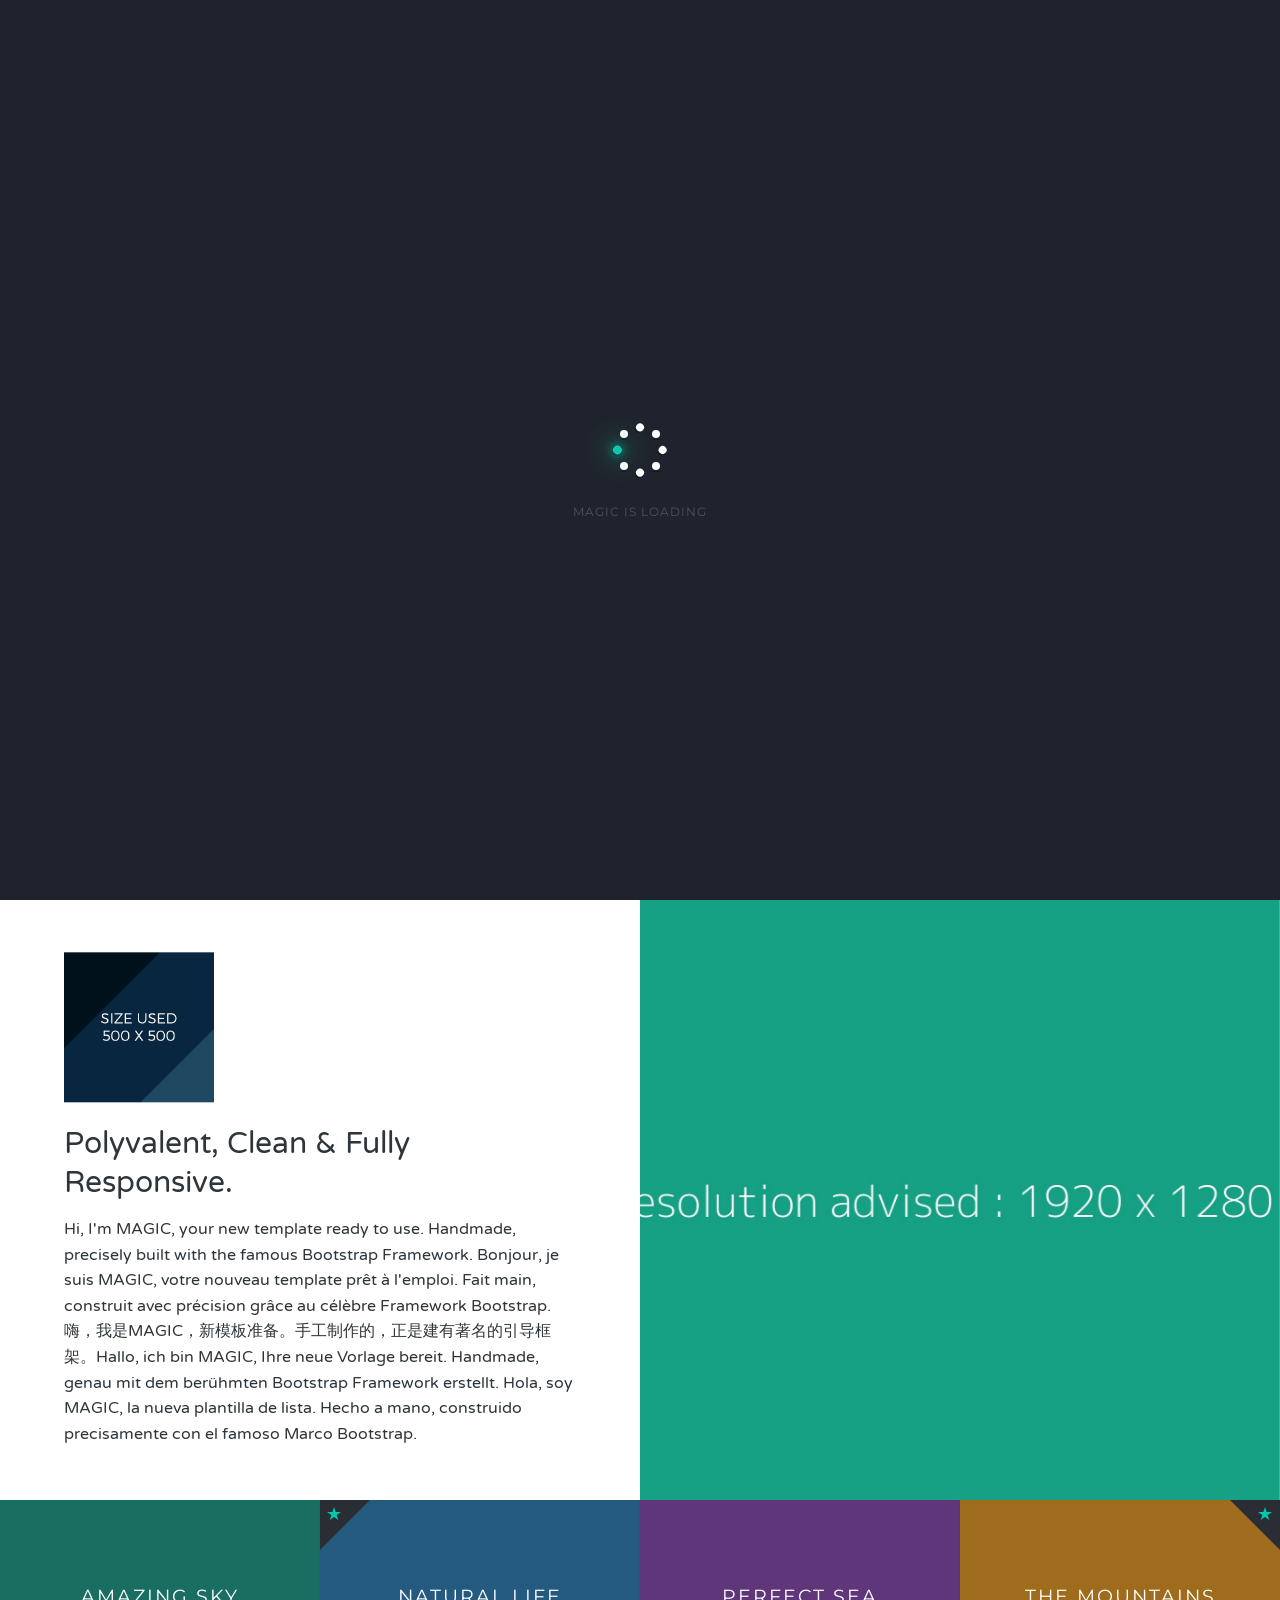
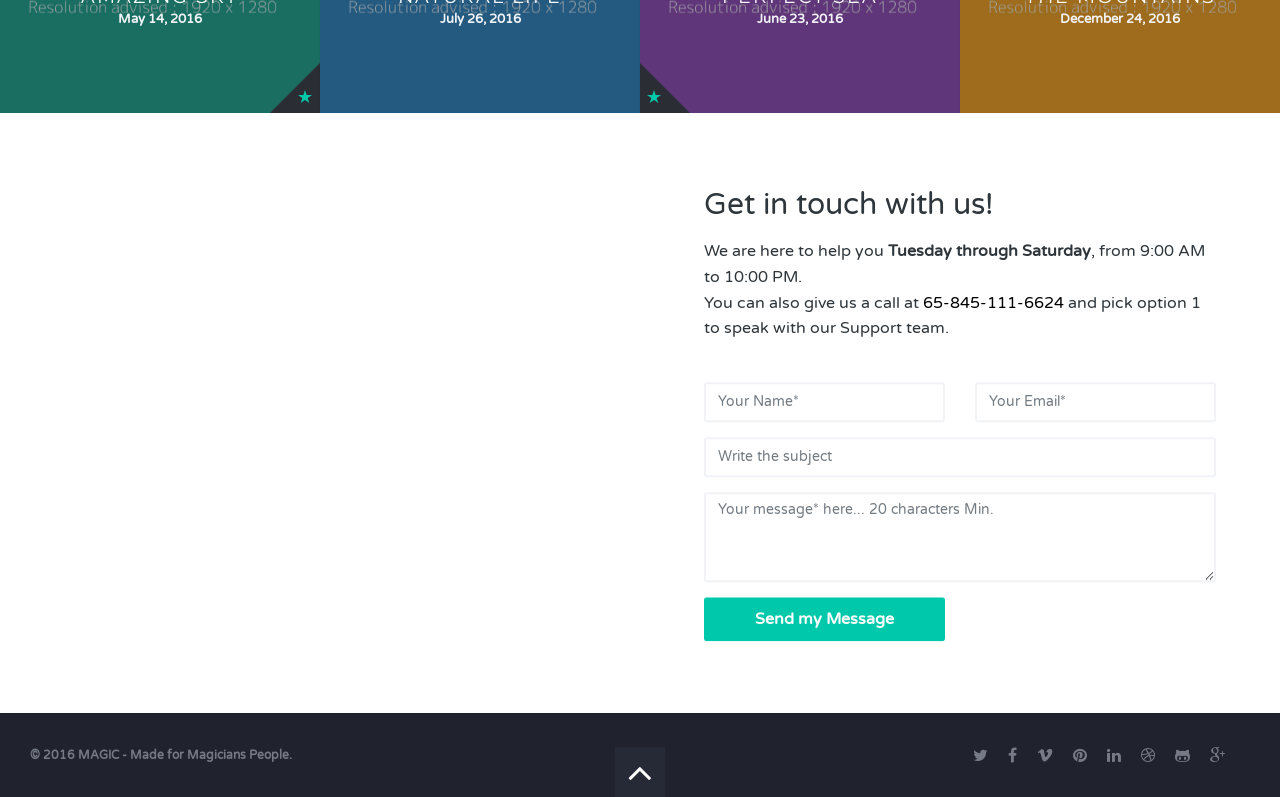
<file: index-slideshow.html>
<!DOCTYPE html>
<html lang="en-us" class="no-js">

	<head>
		<meta charset="utf-8">
        <title>MAGIC - Universal Coming Soon Template</title>
        <meta name="description" content="The description should optimally be between 150-160 characters.">
        <meta name="viewport" content="width=device-width,initial-scale=1.0,maximum-scale=1.0">
        <meta name="author" content="Madeon08">

        <!-- ================= Favicon ================== -->
        <!-- Standard -->
        <link rel="shortcut icon" href="img/favicon.png">
        <!-- Retina iPad Touch Icon-->
        <link rel="apple-touch-icon" sizes="144x144" href="img/favicon-retina-ipad.png">
        <!-- Retina iPhone Touch Icon-->
        <link rel="apple-touch-icon" sizes="114x114" href="img/favicon-retina-iphone.png">
        <!-- Standard iPad Touch Icon--> 
        <link rel="apple-touch-icon" sizes="72x72" href="img/favicon-standard-ipad.png">
        <!-- Standard iPhone Touch Icon--> 
        <link rel="apple-touch-icon" sizes="57x57" href="img/favicon-standard-iphone.png">

        <!-- ============== Resources style ============== -->
        <link rel="stylesheet" href="css/style-slideshow.css" />

		<!-- Modernizr runs quickly on page load to detect features -->
		<script src="js/modernizr.custom.js"></script>
	</head>
	
	<body>

		<!-- START LOADING -->
		<div id="loading">

			<div class="loading-balls opacity-0 animated-quick">

				<div class="small-first animated-quick">
					<div class="small ball smallball1"></div>
					<div class="small ball smallball2"></div>
					<div class="small ball smallball3"></div>
					<div class="small ball smallball4"></div>
				</div>

				<div class="small-second">
					<div class="small ball smallball5"></div>
					<div class="small ball smallball6"></div>
					<div class="small ball smallball7"></div>
					<div class="small ball smallball8"></div>
				</div>

				<div class="wide-ball">
					<div class="big ball"></div>
				</div>

				<!-- Text under the loading animation is in your main css file, style.css/scss, under the rule #loading .small-second:after -->

			</div>

		</div>
		<!-- END LOADING -->

		<!-- START HOME PART -->
		<section class="home-part">

			<div id="firefly-anim" class="Wallop Wallop--fade">

			    <div class="Wallop-list">

			        <!-- START 1st SLIDE / TEXT BOTTOM LEFT -->
			        <div class="Wallop-item Static-sliderItem Wallop-item--current">

			            <div class="Static-sliderItemImage first-slide"></div>

			            <div class="Static-sliderItemText">
			            	<p class="credit"><i class="icon ion-camera"></i> Photo by Sylvain Guiheneuc<br>
			            	<i class="icon ion-ios-navigate"></i> Somewhere in the Mountains</p>
			            </div>

			        </div>
			        <!-- END 1st SLIDE / TEXT BOTTOM LEFT -->

			        <!-- START 2nd SLIDE / TEXT BOTTOM LEFT -->
			        <div class="Wallop-item Static-sliderItem">

			            <div class="Static-sliderItemImage second-slide"></div>

			            <div class="Static-sliderItemText">
			            	<p class="credit"><i class="icon ion-camera"></i> Photo by Eric Huang<br>
			            	<i class="icon ion-ios-navigate"></i> Taipei City, Taiwan</p>
			            </div>

			        </div>
			        <!-- END 2nd SLIDE / TEXT BOTTOM LEFT -->

			        <!-- START 3rd SLIDE / TEXT BOTTOM LEFT -->
			        <div class="Wallop-item Static-sliderItem">
			            
			            <div class="Static-sliderItemImage third-slide"></div>

			            <div class="Static-sliderItemText">
			            	<p class="credit"><i class="icon ion-camera"></i> Photo by Paul Jarvis<br>
			            	<i class="icon ion-ios-navigate"></i> East Sooke Park, British Columbia</p>
			            </div>

			        </div>
			        <!-- END 3rd SLIDE / TEXT BOTTOM LEFT -->

			        <!-- START 4th SLIDE / TEXT BOTTOM LEFT -->
			        <div class="Wallop-item Static-sliderItem">

			            <div class="Static-sliderItemImage fourth-slide"></div>

			            <div class="Static-sliderItemText">
			            	<p class="credit"><i class="icon ion-camera"></i> Photo by Cameron Kirby<br>
			            	<i class="icon ion-ios-navigate"></i> Encitinas, California</p>
			            </div>

			        </div>
			        <!-- END 4th SLIDE / TEXT BOTTOM LEFT -->

			        <!-- Uncomment next lines if you need more slides, just copy/paste to get more ;-) Make sure to replace the class "HELLO-slide" -->

			        <!-- <div class="Wallop-item Static-sliderItem">

			            <div class="Static-sliderItemImage fifth-slide"></div>

			            <div class="Static-sliderItemText">
			            	<p class="credit"><i class="icon ion-camera"></i> Photo by **** ****<br>
			            	<i class="icon ion-ios-navigate"></i> In the ****, on an ****.</p>
			            </div>

			        </div>

			        <div class="Wallop-item Static-sliderItem">

			            <div class="Static-sliderItemImage sixth-slide"></div>

			            <div class="Static-sliderItemText">
			            	<p class="credit"><i class="icon ion-camera"></i> Photo by **** ****<br>
			            	<i class="icon ion-ios-navigate"></i> In the ****, on an ****.</p>
			            </div>

			        </div> -->

			    </div>

			    <!-- START MAIN TEXT / BUTTONS -->
			    <div class="content">

			    	<div id="home-text">

						<h1 class="text-intro">Strong and Sophisticated.</h1>

						<h2 class="text-intro">Perfect and awesome template to present your future product or service.<br>
									Hooking audience attention is all in the opener.</h2>

						<a href="#main-content" id="open-more-info" class="light-btn">More Informations</a>

						<a data-dialog="somedialog" class="action-btn trigger">Notify Me!</a>

					</div>

				</div>
				<!-- END MAIN TEXT / BUTTONS -->

			    <!-- START SLIDE NAVIGATION -->
			    <button class="Wallop-buttonPrevious"><i class="icon ion-chevron-left"></i></button>
	  			<button class="Wallop-buttonNext"><i class="icon ion-chevron-right"></i></button>
	  			<!-- END SLIDE NAVIGATION -->

				<!-- START SCROLL ARROWS BOTTOM -->
				<div class="scroll-indicator">

					<a href="#main-content">
						<span class="m_scroll_arrows unu"></span>
						<span class="m_scroll_arrows doi"></span>
						<span class="m_scroll_arrows trei"></span>
					</a>
					
				</div>
				<!-- END SCROLL ARROWS BOTTOM -->

			</div>

		</section>
		<!-- END HOME PART -->

		<!-- START MAIN PART -->
		<section id="main-content" class="info-part">

			<!-- START INFO / SLIDESHOW -->
			<div class="info-header">

				<div class="row no-margin">

					<!-- START TEXT LEFT PART -->
					<div class="col-xs-12 col-sm-12 col-lg-6 text-info fooReveal">

						<div class="content-info">

							<img src="img/logo.png" alt="" class="img-responsive logo-info" />

							<h3>Polyvalent, Clean & Fully Responsive.</h3>

							<p>Hi, I'm MAGIC, your new template ready to use. Handmade, precisely built with the famous Bootstrap Framework. Bonjour, je suis MAGIC, votre nouveau template prêt à l'emploi. Fait main, construit avec précision grâce au célèbre Framework Bootstrap. 嗨，我是MAGIC，新模板准备。手工制作的，正是建有著名的引导框架。Hallo, ich bin MAGIC, Ihre neue Vorlage bereit. Handmade, genau mit dem berühmten Bootstrap Framework erstellt. Hola, soy MAGIC, la nueva plantilla de lista. Hecho a mano, construido precisamente con el famoso Marco Bootstrap.</p>

						</div>

					</div>
					<!-- END TEXT LEFT PART -->

					<!-- START SLIDESHOW RIGHT PART -->
					<div class="col-xs-12 col-sm-12 col-lg-6 slideshow-info fooReveal">

						<div class="vegas-slide"></div>

					</div>
					<!-- END SLIDESHOW RIGHT PART -->

				</div>

			</div>
			<!-- end INFO / SLIDESHOW -->

			<!-- START GALLERY -->
			<div class="info-content">

				<div class="row">

					<div class="col-xs-12 col-sm-12 col-lg-12">

						<div class="photo-line">
								
							<div class="my-gallery" itemscope itemtype="http://schema.org/ImageGallery">

								<!-- Item -->
								<figure itemprop="associatedMedia" itemscope itemtype="http://schema.org/ImageObject" class="col-xs-12 col-sm-6 col-lg-3 fooReveal">
									
									<!-- Link to the picture and to open the gallery / Fill up well the data-size property -->
									<a class="box-picture" href="img/gallery-1.jpg" itemprop="contentUrl" data-size="1920x1280">
										
										<!-- Your picture -->
										<img src="img/gallery-1.jpg" itemprop="thumbnail" alt="This is my work" class="img-responsive" />
										<span class="widget-angle-bottom-right">
											<span class="icon-text">
												<i class="icon ion-ios-star"></i>
											</span>
										</span>
										<div class="text-center">
											<h4>Amazing Sky</h4>
											<p>May 14, 2016</p>
										</div>
										
									</a>
										
									<!-- Picture's description for the gallery -->
									<figcaption itemprop="caption description">

										<div class="photo-details">
										
											<h4>Fly in the sky</h4>

											<span class="border"></span>

											<p>This is what I love, and can't stop loving! I'm told to enjoy every moment, every hour, every minute.</p>

										</div>

									</figcaption>

								</figure>

								<!-- Item -->
								<figure itemprop="associatedMedia" itemscope itemtype="http://schema.org/ImageObject" class="col-xs-12 col-sm-6 col-lg-3 fooReveal">
									
									<!-- Link to the picture and to open the gallery / Fill up well the data-size property -->
									<a class="box-picture" href="img/gallery-2.jpg" itemprop="contentUrl" data-size="1920x1280">
										
										<!-- Your picture -->
										<img src="img/gallery-2.jpg" itemprop="thumbnail" alt="This is my work" class="img-responsive" />
										<span class="widget-angle-top-left">
											<span class="icon-text">
												<i class="icon ion-ios-star"></i>
											</span>
										</span>
										<div class="text-center">
											<h4>Natural life</h4>
											<p>July 26, 2016</p>
										</div>
										
									</a>
										
									<!-- Picture's description for the gallery -->
									<figcaption itemprop="caption description">

										<div class="photo-details">
										
											<h4>探索世界</h4>

											<span class="border"></span>

											<p>This is what I love, and can't stop loving! I'm told to enjoy every moment, every hour, every minute.</p>

										</div>

									</figcaption>

								</figure>

								<!-- Item -->
								<figure itemprop="associatedMedia" itemscope itemtype="http://schema.org/ImageObject" class="col-xs-12 col-sm-6 col-lg-3 fooReveal">
									
									<!-- Link to the picture and to open the gallery / Fill up well the data-size property -->
									<a class="box-picture" href="img/gallery-3.jpg" itemprop="contentUrl" data-size="1920x1280">
										
										<!-- Your picture -->
										<img src="img/gallery-3.jpg" itemprop="thumbnail" alt="This is my work" class="img-responsive" />
										<span class="widget-angle-bottom-left">
											<span class="icon-text">
												<i class="icon ion-ios-star"></i>
											</span>
										</span>
										<div class="text-center">
											<h4>Perfect sea</h4>
											<p>June 23, 2016</p>
										</div>
										
									</a>
										
									<!-- Picture's description for the gallery -->
									<figcaption itemprop="caption description">

										<div class="photo-details">
										
											<h4>Entre ciel et mer</h4>

											<span class="border"></span>

											<p>This is what I love, and can't stop loving! I'm told to enjoy every moment, every hour, every minute.</p>

										</div>

									</figcaption>

								</figure>

								<!-- Item -->
								<figure itemprop="associatedMedia" itemscope itemtype="http://schema.org/ImageObject" class="col-xs-12 col-sm-6 col-lg-3 fooReveal">
									
									<!-- Link to the picture and to open the gallery / Fill up well the data-size property -->
									<a class="box-picture" href="img/gallery-4.jpg" itemprop="contentUrl" data-size="1920x1280">
										
										<!-- Your picture -->
										<img src="img/gallery-4.jpg" itemprop="thumbnail" alt="This is my work" class="img-responsive" />
										<span class="widget-angle-top-right">
											<span class="icon-text">
												<i class="icon ion-ios-star"></i>
											</span>
										</span>
										<div class="text-center">
											<h4>The mountains</h4>
											<p>December 24, 2016</p>
										</div>
										
									</a>
										
									<!-- Picture's description for the gallery -->
									<figcaption itemprop="caption description">

										<div class="photo-details">
										
											<h4>In einem Kokon</h4>

											<span class="border"></span>

											<p>This is what I love, and can't stop loving! I'm told to enjoy every moment, every hour, every minute.</p>

										</div>

									</figcaption>

								</figure>
									
							</div> <!-- /# my-gallery -->

						</div> <!-- /. photo-line -->
					</div>

				</div>

			</div>
			<!-- END GALLERY -->

			<!-- START MAP / CONTACT FORM -->
			<div class="info-contact">

				<div class="row no-margin">

					<!-- START MAP -->
					<div class="col-xs-12 col-sm-12 col-lg-6 map-info fooReveal">

						<div id="map"></div>

					</div>
					<!-- END MAP -->

					<!-- START CONTACT FORM -->
					<div class="col-xs-12 col-sm-12 col-lg-6 text-info fooReveal">

						<div class="content-info">

							<h3>Get in touch with us!</h3>
				
							<p>We are here to help you <strong>Tuesday through Saturday</strong>, from 9:00 AM to 10:00 PM.<br>
							You can also give us a call at <a href="tel:65-845-111-6624">65-845-111-6624</a> and pick option 1 to speak with our Support team.</p>

			                <!-- START - Contact Form -->
			            	<form id="contact-form" name="contact-form" method="POST" data-name="Contact Form">

			            		<div class="row">

			                        <!-- Full name -->
			                        <div class="col-xs-12 col-sm-6 col-lg-6">
			                            <div class="form-group">
			                                <input type="text" id="name" class="form form-control" placeholder="Your Name*" onfocus="this.placeholder = ''" onblur="this.placeholder = 'Your Name*'" name="name" data-name="Name" required>
			                            </div>
			                        </div>

			                        <!-- E-mail -->
			                        <div class="col-xs-12 col-sm-6 col-lg-6">
			                            <div class="form-group">
			                                <input type="email" id="email" class="form form-control" placeholder="Your Email*" onfocus="this.placeholder = ''" onblur="this.placeholder = 'Your Email*'" name="email-address" data-name="Email Address" required>
			                            </div>
			                        </div>

			                        <!-- Subject -->
			                        <div class="col-xs-12 col-sm-12 col-lg-12">
			                            <div class="form-group">
			                                <input type="text" id="subject" class="form form-control" placeholder="Write the subject" onfocus="this.placeholder = ''" onblur="this.placeholder = 'Write the subject'" name="subject" data-name="Subject">
			                            </div>
			                        </div>

			                        <!-- Message -->
			                        <div class="col-xs-12 col-sm-12 col-lg-12 no-padding">
			                            <div class="form-group">
			                                <textarea id="text-area" class="form textarea form-control" placeholder="Your message* here... 20 characters Min." onfocus="this.placeholder = ''" onblur="this.placeholder = 'Your message* here... 20 characters Min.'" name="message" data-name="Text Area" required></textarea>
			                            </div>
			                        </div>

			                    </div>

			                	<!-- Button submit -->
			                	<button type="submit" id="valid-form" class="btn btn-color">Send my Message</button>
			    
			                </form>
			                <!-- END - Contact Form -->
				            
				            <!-- Answer for the contact form is displayed in the next div, do not remove it. -->       
			                <div id="block-answer">

								<div id="answer"></div>

							</div>

						</div>

					</div>
					<!-- END CONTACT FORM -->
					
				</div>

			</div>
			<!-- END MAP / CONTACT FORM -->

		</section>
		<!-- END MAIN PART -->

		<!-- START FOOTER / BOTTOM OF PAGE -->
		<footer class="fooReveal">

			<div class="row">

				<!-- START COPYRIGHT TEXT -->
				<div class="col-xs-12 col-sm-6 col-lg-6 copyright">

					<p>© 2016 MAGIC - Made for Magicians People.</p>

				</div>
				<!-- END COPYRIGHT TEXT -->

				<!-- START SOCIAL ICONS -->
				<div class="col-xs-12 col-sm-6 col-lg-6 social">

					<ul>
						<li><a target="_blank" href=""> <i class="fa fa-twitter"></i>        </a></li>
						<li><a target="_blank" href=""> <i class="fa fa-facebook"></i>       </a></li>
						<li><a target="_blank" href=""> <i class="fa fa-vimeo"></i>          </a></li>
						<li><a target="_blank" href=""> <i class="fa fa-pinterest"></i>      </a></li>
						<li><a target="_blank" href=""> <i class="fa fa-linkedin"></i>       </a></li>
						<li><a target="_blank" href=""> <i class="fa fa-dribbble"></i>       </a></li>
						<li><a target="_blank" href=""> <i class="fa fa-github-alt"></i>     </a></li>
						<li><a target="_blank" href=""> <i class="fa fa-google-plus"></i>    </a></li>
					</ul>

				</div>
				<!-- END SOCIAL ICONS -->

			</div>

			<!-- START GO TO TOP -->
			<a class="scroll-button fooReveal" href=".home-part">
				<i class="fa fa-angle-up"></i>
			</a>
			<!-- END GO TO TOP -->

		</footer>
		<!-- END FOOTER / BOTTOM OF PAGE -->

		<!-- START - Newsletter Popup -->
		<div id="somedialog" class="dialog">

			<div class="dialog__overlay"></div>
					
			<div class="dialog__content">
						
				<div class="dialog-inner">
							
					<h4>You like taking the lead of line?</h4>
							
					<p>Being the first to know always feels great... Signing up to our newsletter gives you <strong>exclusive access to our Grand Opening!</strong></p>

					<!-- Newsletter Form -->
					<div id="subscribe">

		                <form action="php/notify-me.php" id="notifyMe" method="POST">

		                    <div class="form-group">

		                        <div class="controls">
		                            
		                        	<!-- Field  -->
		                        	<input type="text" id="mail-sub" name="email" placeholder="Click here to write your email" onfocus="this.placeholder = ''" onblur="this.placeholder = 'Click here to write your email'" class="form-control email srequiredField" />

		                        	<!-- Spinner top left during the submission -->
		                        	<i class="fa fa-spinner opacity-0"></i>

		                            <!-- Button -->
		                            <button class="btn btn-lg submit">Subscribe now</button>

		                            <div class="clear"></div>

		                        </div>

		                    </div>

		                </form>

						<!-- Answer for the newsletter form is displayed in the next div, do not remove it. -->
						<div class="block-message">

							<div class="message">

								<p class="notify-valid"></p>

							</div>

						</div>

        			</div>
        			<!-- /. Newsletter Form -->

				</div>
				<!-- /. dialog-inner -->

				<!-- Button Cross to close the Newsletter Popup -->
				<button class="close-newsletter" data-dialog-close><i class="icon ion-close-round"></i></button>

			</div>
			<!-- /. dialog__content -->
						
		</div>
		<!-- END - Newsletter Popup -->

		<!-- Root element of PhotoSwipe, the gallery. Must have class pswp. -->
		<div class="pswp" tabindex="-1" role="dialog" aria-hidden="true">

		    <!-- Background of PhotoSwipe. 
	        	It's a separate element as animating opacity is faster than rgba(). -->
		    <div class="pswp__bg"></div>

		    <!-- Slides wrapper with overflow:hidden. -->
		    <div class="pswp__scroll-wrap">

		        <!-- Container that holds slides. 
		            PhotoSwipe keeps only 3 of them in the DOM to save memory.
		            Don't modify these 3 pswp__item elements, data is added later on. -->
		        <div class="pswp__container">
		            <div class="pswp__item"></div>
		            <div class="pswp__item"></div>
		            <div class="pswp__item"></div>
		        </div>

		        <!-- Default (PhotoSwipeUI_Default) interface on top of sliding area. Can be changed. -->
		        <div class="pswp__ui pswp__ui--hidden">

		            <div class="pswp__top-bar">

		                <!--  Controls are self-explanatory. Order can be changed. -->

		                <div class="pswp__counter"></div>

		                <button class="pswp__button pswp__button--close" title="Close (Esc)"></button>

		                <button class="pswp__button pswp__button--share" title="Share"></button>

		                <button class="pswp__button pswp__button--fs" title="Toggle fullscreen"></button>

		                <button class="pswp__button pswp__button--zoom" title="Zoom in/out"></button>

		                <!-- Preloader demo http://codepen.io/dimsemenov/pen/yyBWoR -->
		                <!-- element will get class pswp__preloader--active when preloader is running -->
		                <div class="pswp__preloader">
		                    <div class="pswp__preloader__icn">
		                      <div class="pswp__preloader__cut">
		                        <div class="pswp__preloader__donut"></div>
		                      </div>
		                    </div>
		                </div>

		            </div>

		            <div class="pswp__share-modal pswp__share-modal--hidden pswp__single-tap">
		                <div class="pswp__share-tooltip"></div> 
		            </div>

		            <button class="pswp__button pswp__button--arrow--left" title="Previous (arrow left)">
		            </button>

		            <button class="pswp__button pswp__button--arrow--right" title="Next (arrow right)">
		            </button>

		            <div class="pswp__caption">
		                <div class="pswp__caption__center"></div>
		            </div>

		        </div>

		    </div>

		</div>
		<!-- /. Root element of PhotoSwipe. Must have class pswp. -->

	<!-- ///////////////////\\\\\\\\\\\\\\\\\\\ -->
    <!-- ********** Resources jQuery ********** -->
    <!-- \\\\\\\\\\\\\\\\\\\/////////////////// -->
	
	<!-- * Libraries jQuery, Easing and Bootstrap - Be careful to not remove them * -->
	<script src="js/jquery.min.js"></script>
	<script src="js/jquery.easings.min.js"></script>
	<script src="js/bootstrap.min.js"></script>

	<!-- Google Maps API -->
	<script src="http://maps.google.com/maps/api/js"></script>

	<!-- Slideshow/Image plugin -->
	<script src="js/wallop.js"></script>

	<!-- Slideshow/Image Info part plugin -->
	<script src="js/vegas.js"></script>

	<!-- External common plugins -->
	<script src="js/plugins.js"></script>

	<!-- Main JS File -->
	<script src="js/main-slideshow.js"></script>
	
	<!--[if lt IE 10]><script type="text/javascript" src="js/placeholder.js"></script><![endif]-->

	</body>

</html>
</file>
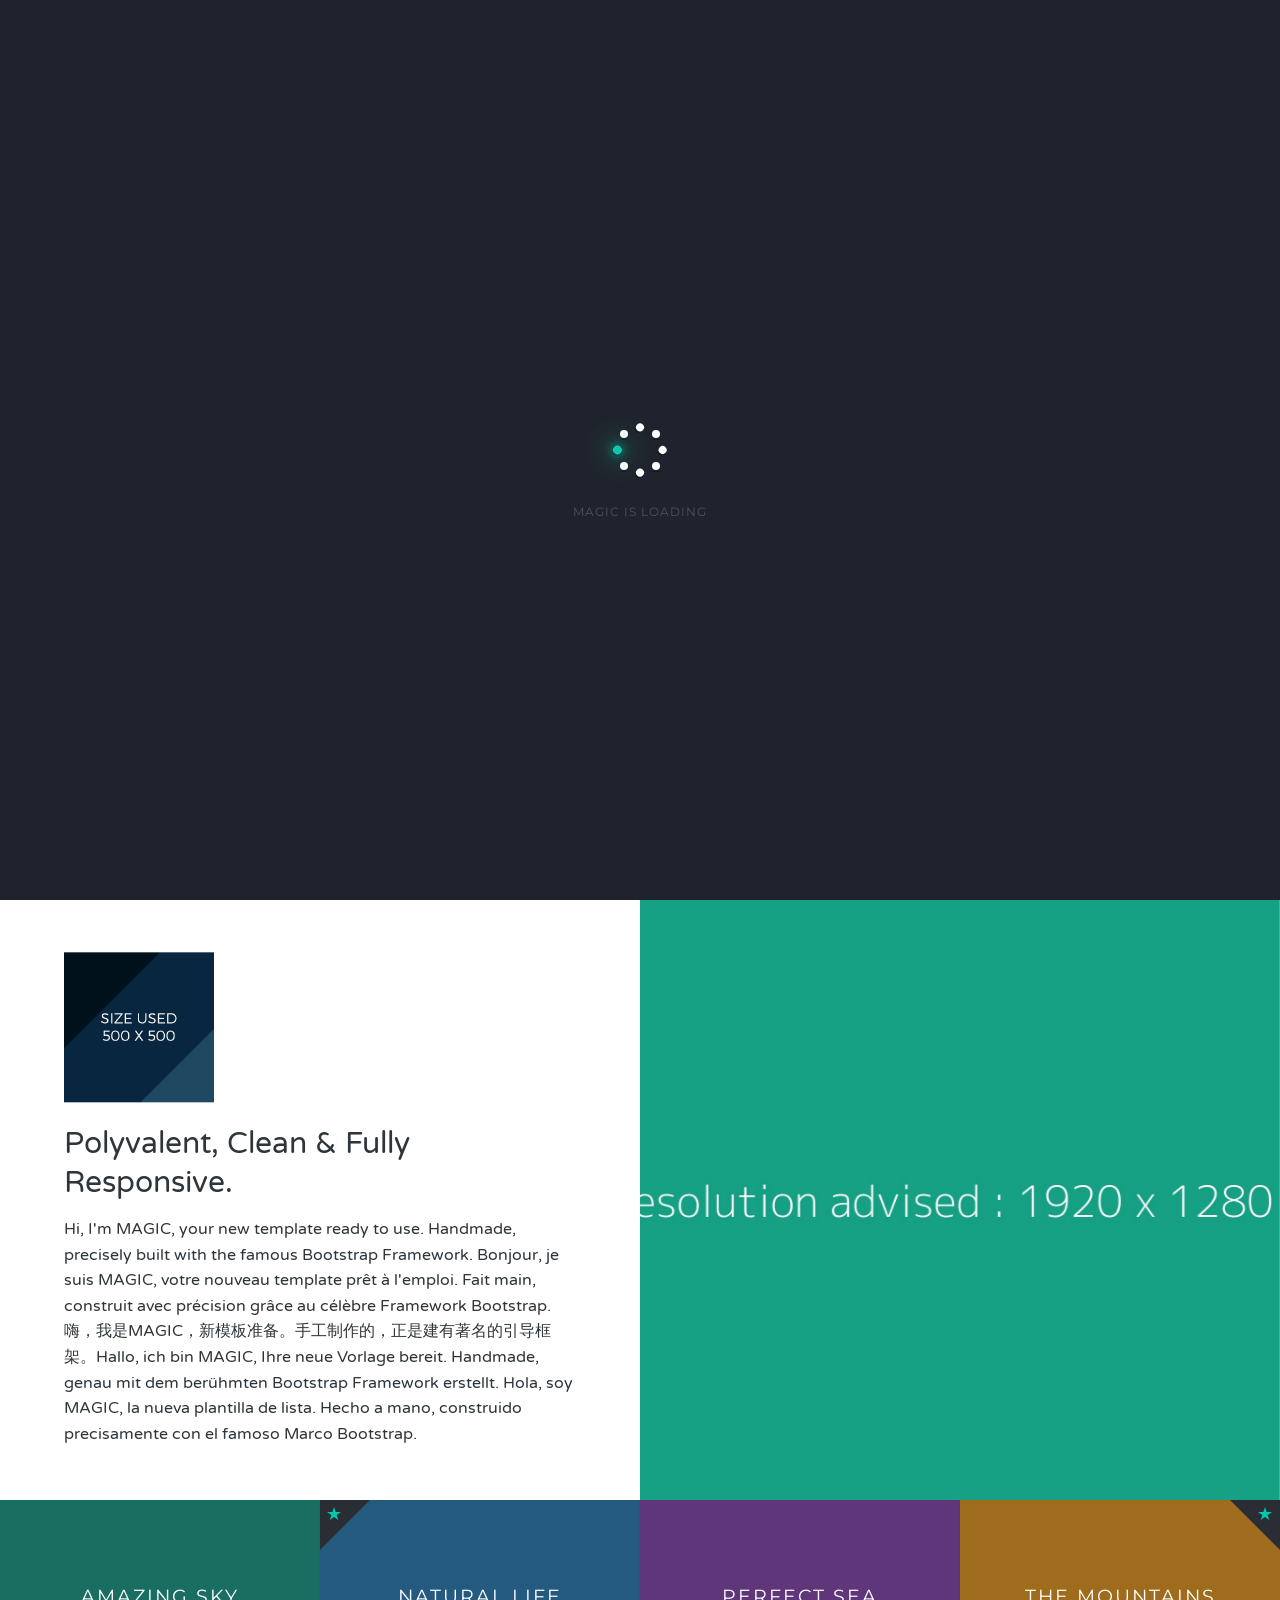
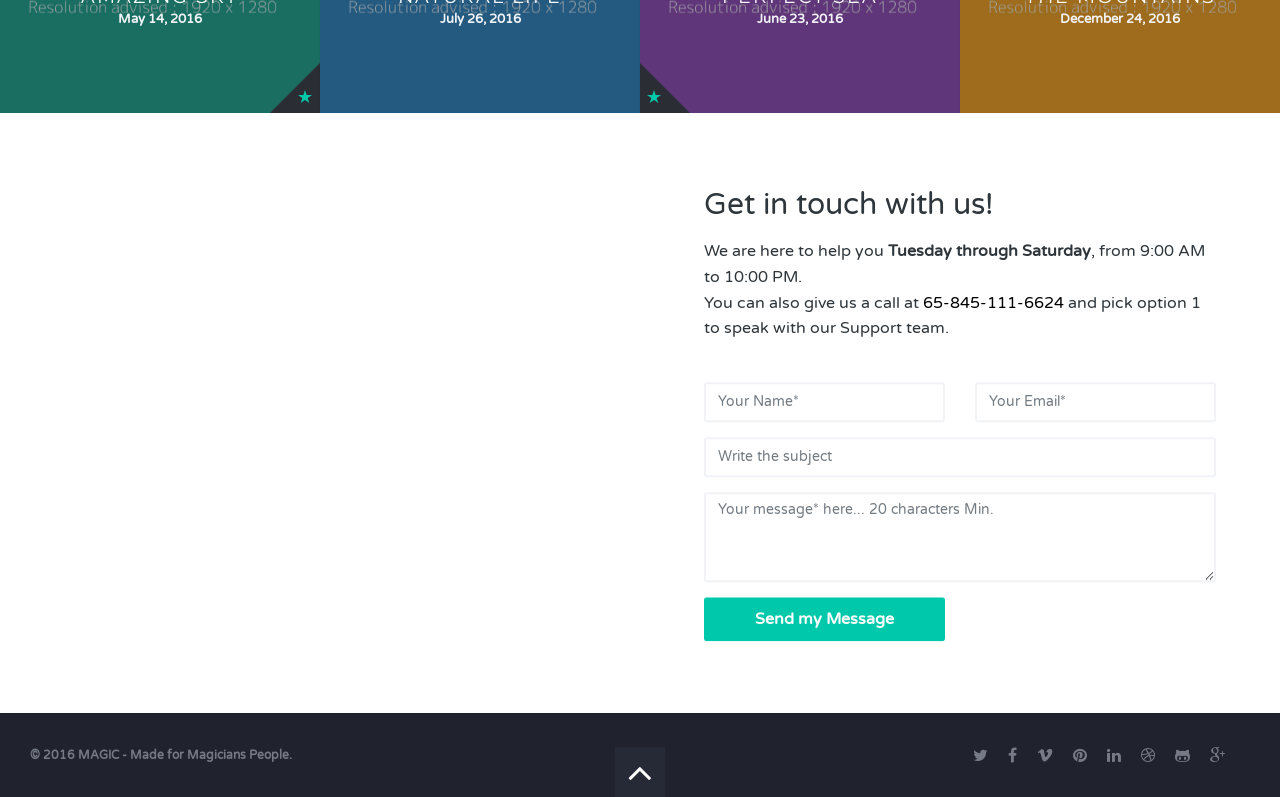
<file: index-static-countdown.html>
<!DOCTYPE html>
<html lang="en-us" class="no-js">

	<head>
		<meta charset="utf-8">
        <title>MAGIC - Universal Coming Soon Template</title>
        <meta name="description" content="The description should optimally be between 150-160 characters.">
        <meta name="viewport" content="width=device-width,initial-scale=1.0,maximum-scale=1.0">
        <meta name="author" content="Madeon08">

        <!-- ================= Favicon ================== -->
        <!-- Standard -->
        <link rel="shortcut icon" href="img/favicon.png">
        <!-- Retina iPad Touch Icon-->
        <link rel="apple-touch-icon" sizes="144x144" href="img/favicon-retina-ipad.png">
        <!-- Retina iPhone Touch Icon-->
        <link rel="apple-touch-icon" sizes="114x114" href="img/favicon-retina-iphone.png">
        <!-- Standard iPad Touch Icon--> 
        <link rel="apple-touch-icon" sizes="72x72" href="img/favicon-standard-ipad.png">
        <!-- Standard iPhone Touch Icon--> 
        <link rel="apple-touch-icon" sizes="57x57" href="img/favicon-standard-iphone.png">

        <!-- ============== Resources style ============== -->
        <link rel="stylesheet" href="css/style-static-countdown.css" />

		<!-- Modernizr runs quickly on page load to detect features -->
		<script src="js/modernizr.custom.js"></script>
	</head>
	
	<body>

		<!-- START LOADING -->
		<div id="loading">

			<div class="loading-balls opacity-0 animated-quick">

				<div class="small-first animated-quick">
					<div class="small ball smallball1"></div>
					<div class="small ball smallball2"></div>
					<div class="small ball smallball3"></div>
					<div class="small ball smallball4"></div>
				</div>

				<div class="small-second">
					<div class="small ball smallball5"></div>
					<div class="small ball smallball6"></div>
					<div class="small ball smallball7"></div>
					<div class="small ball smallball8"></div>
				</div>

				<div class="wide-ball">
					<div class="big ball"></div>
				</div>

				<!-- Text under the loading animation is in your main css file, style-static.css/scss, under the rule #loading .small-second:after -->

			</div>

		</div>
		<!-- END LOADING -->

		<!-- START HOME PART -->
		<section class="home-part">

			<div id="firefly-anim" class="Wallop Wallop--fade">

			    <!-- START BACKGROUND / TEXT BOTTOM LEFT -->
			    <div class="Wallop-list">

			        <div class="Wallop-item Static-sliderItem Wallop-item--current">

			            <div class="Static-sliderItemImage first-slide"></div>

			            <div class="Static-sliderItemText">
			            	<p class="credit"><i class="icon ion-camera"></i> Photo by Brigitte van Sambeek<br>
			            	<i class="icon ion-information-circled"></i> Malinois, Belgian Shepherd Dog</p>
			            </div>

			        </div>

			    </div>
			    <!-- END BACKGROUND / TEXT BOTTOM LEFT -->

			    <!-- START MAIN TEXT / BUTTONS -->
			    <div class="content">

			    	<div id="home-text">

						<!-- <h1 class="text-intro">Strong and Sophisticated.</h1> -->

						<h1 class="text-intro text-countdown">Launching in <div id="getting-started"></div></h1>

						<h2 class="text-intro">Perfect and awesome template to present your future product or service.<br>
									Hooking audience attention is all in the opener.</h2>

						<a href="#main-content" id="open-more-info" class="light-btn">More Informations</a>

						<a data-dialog="somedialog" class="action-btn trigger">Notify Me!</a>

					</div>

				</div>
				<!-- END MAIN TEXT / BUTTONS -->

				<!-- START SCROLL ARROWS BOTTOM -->
				<div class="scroll-indicator">

					<a href="#main-content">
						<span class="m_scroll_arrows unu"></span>
						<span class="m_scroll_arrows doi"></span>
						<span class="m_scroll_arrows trei"></span>
					</a>
					
				</div>
				<!-- END SCROLL ARROWS BOTTOM -->

			</div>

		</section>
		<!-- END HOME PART -->

		<!-- START MAIN PART -->
		<section id="main-content" class="info-part">

			<!-- START INFO / SLIDESHOW -->
			<div class="info-header">

				<div class="row no-margin">

					<!-- START TEXT LEFT PART -->
					<div class="col-xs-12 col-sm-12 col-lg-6 text-info fooReveal">

						<div class="content-info">

							<img src="img/logo.png" alt="" class="img-responsive logo-info" />

							<h3>Polyvalent, Clean & Fully Responsive.</h3>

							<p>Hi, I'm MAGIC, your new template ready to use. Handmade, precisely built with the famous Bootstrap Framework. Bonjour, je suis MAGIC, votre nouveau template prêt à l'emploi. Fait main, construit avec précision grâce au célèbre Framework Bootstrap. 嗨，我是MAGIC，新模板准备。手工制作的，正是建有著名的引导框架。Hallo, ich bin MAGIC, Ihre neue Vorlage bereit. Handmade, genau mit dem berühmten Bootstrap Framework erstellt. Hola, soy MAGIC, la nueva plantilla de lista. Hecho a mano, construido precisamente con el famoso Marco Bootstrap.</p>

						</div>

					</div>
					<!-- END TEXT LEFT PART -->

					<!-- START SLIDESHOW RIGHT PART -->
					<div class="col-xs-12 col-sm-12 col-lg-6 slideshow-info fooReveal">

						<div class="vegas-slide"></div>

					</div>
					<!-- END SLIDESHOW RIGHT PART -->

				</div>

			</div>
			<!-- end INFO / SLIDESHOW -->

			<!-- START GALLERY -->
			<div class="info-content">

				<div class="row">

					<div class="col-xs-12 col-sm-12 col-lg-12">

						<div class="photo-line">
								
							<div class="my-gallery" itemscope itemtype="http://schema.org/ImageGallery">

								<!-- Item -->
								<figure itemprop="associatedMedia" itemscope itemtype="http://schema.org/ImageObject" class="col-xs-12 col-sm-6 col-lg-3 fooReveal">
									
									<!-- Link to the picture and to open the gallery / Fill up well the data-size property -->
									<a class="box-picture" href="img/gallery-1.jpg" itemprop="contentUrl" data-size="1920x1280">
										
										<!-- Your picture -->
										<img src="img/gallery-1.jpg" itemprop="thumbnail" alt="This is my work" class="img-responsive" />
										<span class="widget-angle-bottom-right">
											<span class="icon-text">
												<i class="icon ion-ios-star"></i>
											</span>
										</span>
										<div class="text-center">
											<h4>Amazing Sky</h4>
											<p>May 14, 2016</p>
										</div>
										
									</a>
										
									<!-- Picture's description for the gallery -->
									<figcaption itemprop="caption description">

										<div class="photo-details">
										
											<h4>Fly in the sky</h4>

											<span class="border"></span>

											<p>This is what I love, and can't stop loving! I'm told to enjoy every moment, every hour, every minute.</p>

										</div>

									</figcaption>

								</figure>

								<!-- Item -->
								<figure itemprop="associatedMedia" itemscope itemtype="http://schema.org/ImageObject" class="col-xs-12 col-sm-6 col-lg-3 fooReveal">
									
									<!-- Link to the picture and to open the gallery / Fill up well the data-size property -->
									<a class="box-picture" href="img/gallery-2.jpg" itemprop="contentUrl" data-size="1920x1280">
										
										<!-- Your picture -->
										<img src="img/gallery-2.jpg" itemprop="thumbnail" alt="This is my work" class="img-responsive" />
										<span class="widget-angle-top-left">
											<span class="icon-text">
												<i class="icon ion-ios-star"></i>
											</span>
										</span>
										<div class="text-center">
											<h4>Natural life</h4>
											<p>July 26, 2016</p>
										</div>
										
									</a>
										
									<!-- Picture's description for the gallery -->
									<figcaption itemprop="caption description">

										<div class="photo-details">
										
											<h4>探索世界</h4>

											<span class="border"></span>

											<p>This is what I love, and can't stop loving! I'm told to enjoy every moment, every hour, every minute.</p>

										</div>

									</figcaption>

								</figure>

								<!-- Item -->
								<figure itemprop="associatedMedia" itemscope itemtype="http://schema.org/ImageObject" class="col-xs-12 col-sm-6 col-lg-3 fooReveal">
									
									<!-- Link to the picture and to open the gallery / Fill up well the data-size property -->
									<a class="box-picture" href="img/gallery-3.jpg" itemprop="contentUrl" data-size="1920x1280">
										
										<!-- Your picture -->
										<img src="img/gallery-3.jpg" itemprop="thumbnail" alt="This is my work" class="img-responsive" />
										<span class="widget-angle-bottom-left">
											<span class="icon-text">
												<i class="icon ion-ios-star"></i>
											</span>
										</span>
										<div class="text-center">
											<h4>Perfect sea</h4>
											<p>June 23, 2016</p>
										</div>
										
									</a>
										
									<!-- Picture's description for the gallery -->
									<figcaption itemprop="caption description">

										<div class="photo-details">
										
											<h4>Entre ciel et mer</h4>

											<span class="border"></span>

											<p>This is what I love, and can't stop loving! I'm told to enjoy every moment, every hour, every minute.</p>

										</div>

									</figcaption>

								</figure>

								<!-- Item -->
								<figure itemprop="associatedMedia" itemscope itemtype="http://schema.org/ImageObject" class="col-xs-12 col-sm-6 col-lg-3 fooReveal">
									
									<!-- Link to the picture and to open the gallery / Fill up well the data-size property -->
									<a class="box-picture" href="img/gallery-4.jpg" itemprop="contentUrl" data-size="1920x1280">
										
										<!-- Your picture -->
										<img src="img/gallery-4.jpg" itemprop="thumbnail" alt="This is my work" class="img-responsive" />
										<span class="widget-angle-top-right">
											<span class="icon-text">
												<i class="icon ion-ios-star"></i>
											</span>
										</span>
										<div class="text-center">
											<h4>The mountains</h4>
											<p>December 24, 2016</p>
										</div>
										
									</a>
										
									<!-- Picture's description for the gallery -->
									<figcaption itemprop="caption description">

										<div class="photo-details">
										
											<h4>In einem Kokon</h4>

											<span class="border"></span>

											<p>This is what I love, and can't stop loving! I'm told to enjoy every moment, every hour, every minute.</p>

										</div>

									</figcaption>

								</figure>
									
							</div> <!-- /# my-gallery -->

						</div> <!-- /. photo-line -->
					</div>

				</div>

			</div>
			<!-- END GALLERY -->

			<!-- START MAP / CONTACT FORM -->
			<div class="info-contact">

				<div class="row no-margin">

					<!-- START MAP -->
					<div class="col-xs-12 col-sm-12 col-lg-6 map-info fooReveal">

						<div id="map"></div>

					</div>
					<!-- END MAP -->

					<!-- START CONTACT FORM -->
					<div class="col-xs-12 col-sm-12 col-lg-6 text-info fooReveal">

						<div class="content-info">

							<h3>Get in touch with us!</h3>
				
							<p>We are here to help you <strong>Tuesday through Saturday</strong>, from 9:00 AM to 10:00 PM.<br>
							You can also give us a call at <a href="tel:65-845-111-6624">65-845-111-6624</a> and pick option 1 to speak with our Support team.</p>

			                <!-- START - Contact Form -->
			            	<form id="contact-form" name="contact-form" method="POST" data-name="Contact Form">

			            		<div class="row">

			                        <!-- Full name -->
			                        <div class="col-xs-12 col-sm-6 col-lg-6">
			                            <div class="form-group">
			                                <input type="text" id="name" class="form form-control" placeholder="Your Name*" onfocus="this.placeholder = ''" onblur="this.placeholder = 'Your Name*'" name="name" data-name="Name" required>
			                            </div>
			                        </div>

			                        <!-- E-mail -->
			                        <div class="col-xs-12 col-sm-6 col-lg-6">
			                            <div class="form-group">
			                                <input type="email" id="email" class="form form-control" placeholder="Your Email*" onfocus="this.placeholder = ''" onblur="this.placeholder = 'Your Email*'" name="email-address" data-name="Email Address" required>
			                            </div>
			                        </div>

			                        <!-- Subject -->
			                        <div class="col-xs-12 col-sm-12 col-lg-12">
			                            <div class="form-group">
			                                <input type="text" id="subject" class="form form-control" placeholder="Write the subject" onfocus="this.placeholder = ''" onblur="this.placeholder = 'Write the subject'" name="subject" data-name="Subject">
			                            </div>
			                        </div>

			                        <!-- Message -->
			                        <div class="col-xs-12 col-sm-12 col-lg-12 no-padding">
			                            <div class="form-group">
			                                <textarea id="text-area" class="form textarea form-control" placeholder="Your message* here... 20 characters Min." onfocus="this.placeholder = ''" onblur="this.placeholder = 'Your message* here... 20 characters Min.'" name="message" data-name="Text Area" required></textarea>
			                            </div>
			                        </div>

			                    </div>

			                	<!-- Button submit -->
			                	<button type="submit" id="valid-form" class="btn btn-color">Send my Message</button>
			    
			                </form>
			                <!-- END - Contact Form -->
				            
				            <!-- Answer for the contact form is displayed in the next div, do not remove it. -->       
			                <div id="block-answer">

								<div id="answer"></div>

							</div>

						</div>

					</div>
					<!-- END CONTACT FORM -->
					
				</div>

			</div>
			<!-- END MAP / CONTACT FORM -->

		</section>
		<!-- END MAIN PART -->

		<!-- START FOOTER / BOTTOM OF PAGE -->
		<footer class="fooReveal">

			<div class="row">

				<!-- START COPYRIGHT TEXT -->
				<div class="col-xs-12 col-sm-6 col-lg-6 copyright">

					<p>© 2016 MAGIC - Made for Magicians People.</p>

				</div>
				<!-- END COPYRIGHT TEXT -->

				<!-- START SOCIAL ICONS -->
				<div class="col-xs-12 col-sm-6 col-lg-6 social">

					<ul>
						<li><a target="_blank" href=""> <i class="fa fa-twitter"></i>        </a></li>
						<li><a target="_blank" href=""> <i class="fa fa-facebook"></i>       </a></li>
						<li><a target="_blank" href=""> <i class="fa fa-vimeo"></i>          </a></li>
						<li><a target="_blank" href=""> <i class="fa fa-pinterest"></i>      </a></li>
						<li><a target="_blank" href=""> <i class="fa fa-linkedin"></i>       </a></li>
						<li><a target="_blank" href=""> <i class="fa fa-dribbble"></i>       </a></li>
						<li><a target="_blank" href=""> <i class="fa fa-github-alt"></i>     </a></li>
						<li><a target="_blank" href=""> <i class="fa fa-google-plus"></i>    </a></li>
					</ul>

				</div>
				<!-- END SOCIAL ICONS -->

			</div>

			<!-- START GO TO TOP -->
			<a class="scroll-button fooReveal" href=".home-part">
				<i class="fa fa-angle-up"></i>
			</a>
			<!-- END GO TO TOP -->

		</footer>
		<!-- END FOOTER / BOTTOM OF PAGE -->

		<!-- START - Newsletter Popup -->
		<div id="somedialog" class="dialog">

			<div class="dialog__overlay"></div>
					
			<div class="dialog__content">
						
				<div class="dialog-inner">
							
					<h4>You like taking the lead of line?</h4>
							
					<p>Being the first to know always feels great... Signing up to our newsletter gives you <strong>exclusive access to our Grand Opening!</strong></p>

					<!-- Newsletter Form -->
					<div id="subscribe">

		                <form action="php/notify-me.php" id="notifyMe" method="POST">

		                    <div class="form-group">

		                        <div class="controls">
		                            
		                        	<!-- Field  -->
		                        	<input type="text" id="mail-sub" name="email" placeholder="Click here to write your email" onfocus="this.placeholder = ''" onblur="this.placeholder = 'Click here to write your email'" class="form-control email srequiredField" />

		                        	<!-- Spinner top left during the submission -->
		                        	<i class="fa fa-spinner opacity-0"></i>

		                            <!-- Button -->
		                            <button class="btn btn-lg submit">Subscribe now</button>

		                            <div class="clear"></div>

		                        </div>

		                    </div>

		                </form>

						<!-- Answer for the newsletter form is displayed in the next div, do not remove it. -->
						<div class="block-message">

							<div class="message">

								<p class="notify-valid"></p>

							</div>

						</div>

        			</div>
        			<!-- /. Newsletter Form -->

				</div>
				<!-- /. dialog-inner -->

				<!-- Button Cross to close the Newsletter Popup -->
				<button class="close-newsletter" data-dialog-close><i class="icon ion-close-round"></i></button>

			</div>
			<!-- /. dialog__content -->
						
		</div>
		<!-- END - Newsletter Popup -->

		<!-- Root element of PhotoSwipe, the gallery. Must have class pswp. -->
		<div class="pswp" tabindex="-1" role="dialog" aria-hidden="true">

		    <!-- Background of PhotoSwipe. 
	        	It's a separate element as animating opacity is faster than rgba(). -->
		    <div class="pswp__bg"></div>

		    <!-- Slides wrapper with overflow:hidden. -->
		    <div class="pswp__scroll-wrap">

		        <!-- Container that holds slides. 
		            PhotoSwipe keeps only 3 of them in the DOM to save memory.
		            Don't modify these 3 pswp__item elements, data is added later on. -->
		        <div class="pswp__container">
		            <div class="pswp__item"></div>
		            <div class="pswp__item"></div>
		            <div class="pswp__item"></div>
		        </div>

		        <!-- Default (PhotoSwipeUI_Default) interface on top of sliding area. Can be changed. -->
		        <div class="pswp__ui pswp__ui--hidden">

		            <div class="pswp__top-bar">

		                <!--  Controls are self-explanatory. Order can be changed. -->

		                <div class="pswp__counter"></div>

		                <button class="pswp__button pswp__button--close" title="Close (Esc)"></button>

		                <button class="pswp__button pswp__button--share" title="Share"></button>

		                <button class="pswp__button pswp__button--fs" title="Toggle fullscreen"></button>

		                <button class="pswp__button pswp__button--zoom" title="Zoom in/out"></button>

		                <!-- Preloader demo http://codepen.io/dimsemenov/pen/yyBWoR -->
		                <!-- element will get class pswp__preloader--active when preloader is running -->
		                <div class="pswp__preloader">
		                    <div class="pswp__preloader__icn">
		                      <div class="pswp__preloader__cut">
		                        <div class="pswp__preloader__donut"></div>
		                      </div>
		                    </div>
		                </div>

		            </div>

		            <div class="pswp__share-modal pswp__share-modal--hidden pswp__single-tap">
		                <div class="pswp__share-tooltip"></div> 
		            </div>

		            <button class="pswp__button pswp__button--arrow--left" title="Previous (arrow left)">
		            </button>

		            <button class="pswp__button pswp__button--arrow--right" title="Next (arrow right)">
		            </button>

		            <div class="pswp__caption">
		                <div class="pswp__caption__center"></div>
		            </div>

		        </div>

		    </div>

		</div>
		<!-- /. Root element of PhotoSwipe. Must have class pswp. -->

	<!-- ///////////////////\\\\\\\\\\\\\\\\\\\ -->
    <!-- ********** Resources jQuery ********** -->
    <!-- \\\\\\\\\\\\\\\\\\\/////////////////// -->
	
	<!-- * Libraries jQuery, Easing and Bootstrap - Be careful to not remove them * -->
	<script src="js/jquery.min.js"></script>
	<script src="js/jquery.easings.min.js"></script>
	<script src="js/bootstrap.min.js"></script>

	<!-- Google Maps API -->
	<script src="http://maps.google.com/maps/api/js"></script>

	<!-- Slideshow/Image plugin -->
	<script src="js/wallop.js"></script>

	<!-- Slideshow/Image Info part plugin -->
	<script src="js/vegas.js"></script>

	<!-- Countdown plugin -->
	<script src="js/jquery.countdown.js"></script>

	<script>
	$("#getting-started")
		// Year/Month/Day Hour:Minute:Second
		.countdown("2016/10/24 15:30:30", function(event) {
			$(this).html(
				event.strftime('%D Days %Hh %Mm <span class="second-timer">%Ss</span>')
			);
	});
	</script>

	<!-- External common plugins -->
	<script src="js/plugins.js"></script>

	<!-- Main JS File -->
	<script src="js/main-static.js"></script>
	
	<!--[if lt IE 10]><script type="text/javascript" src="js/placeholder.js"></script><![endif]-->

	</body>

</html>
</file>
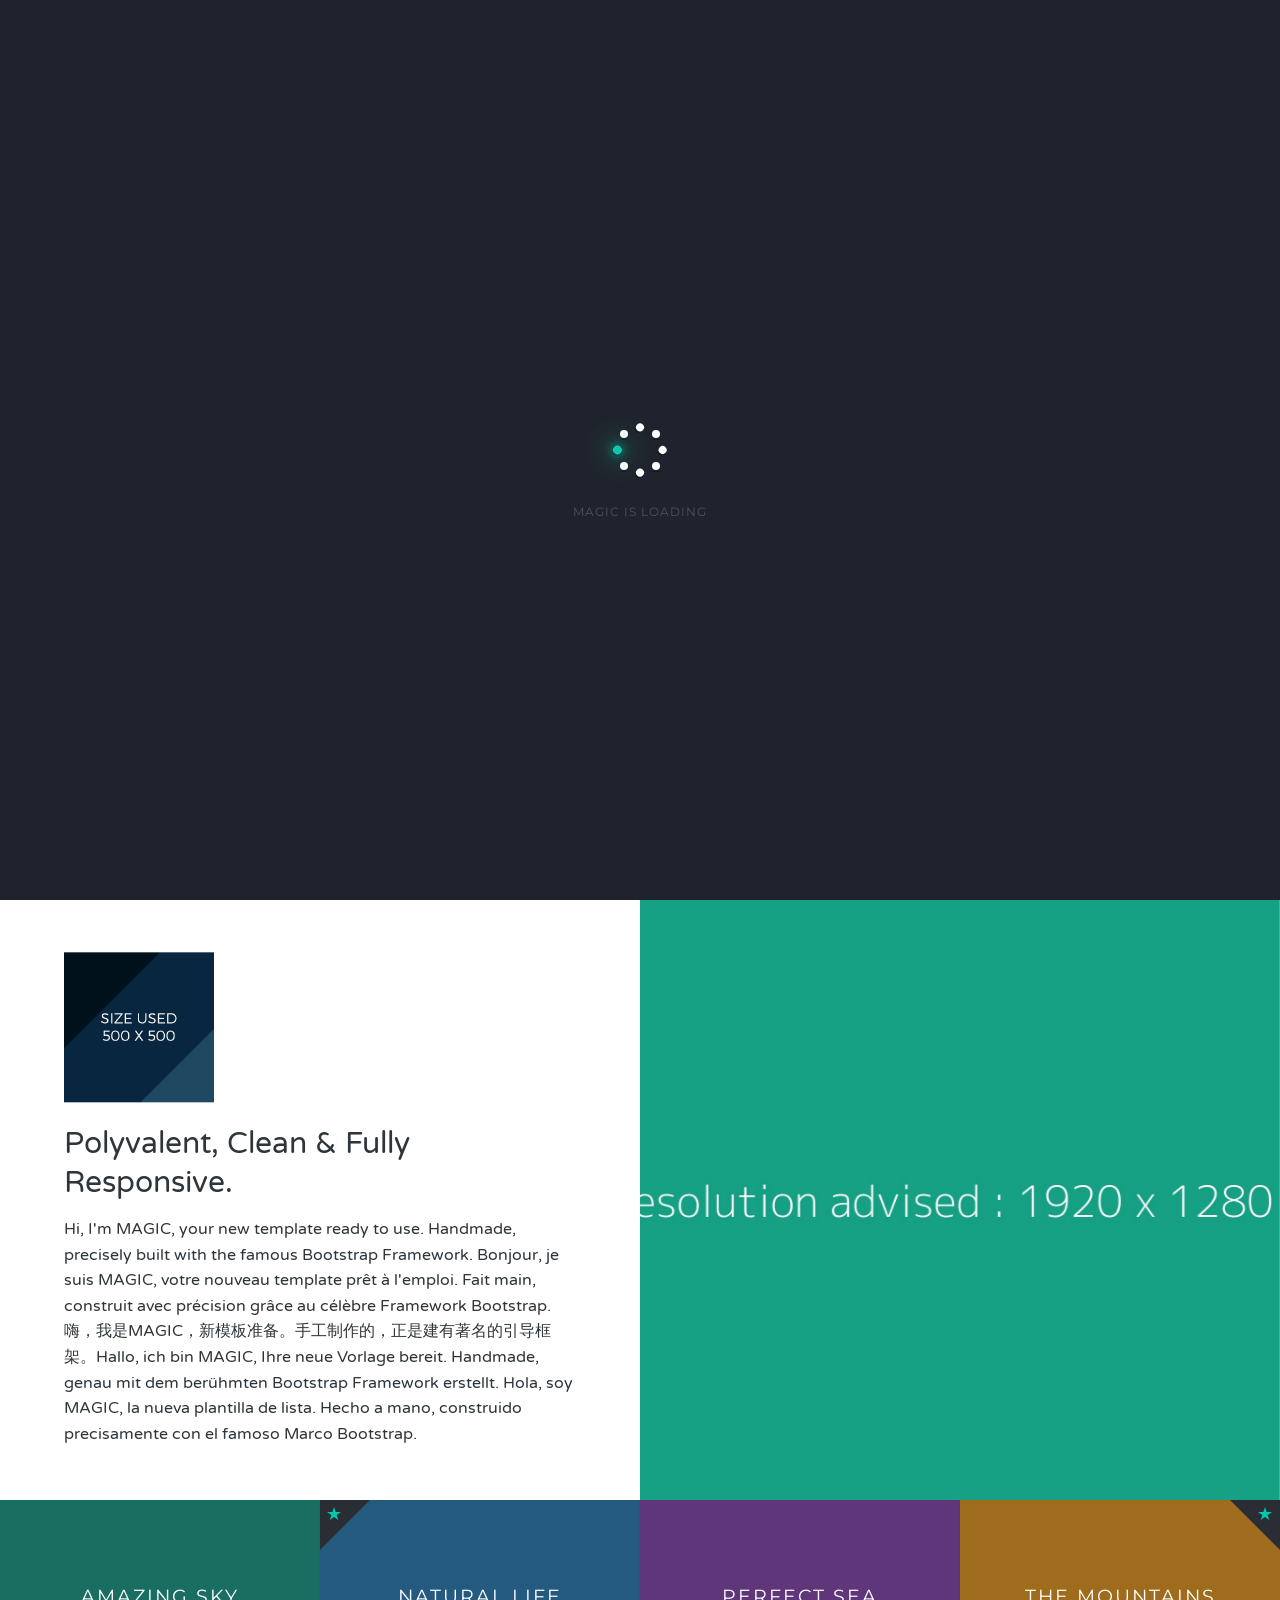
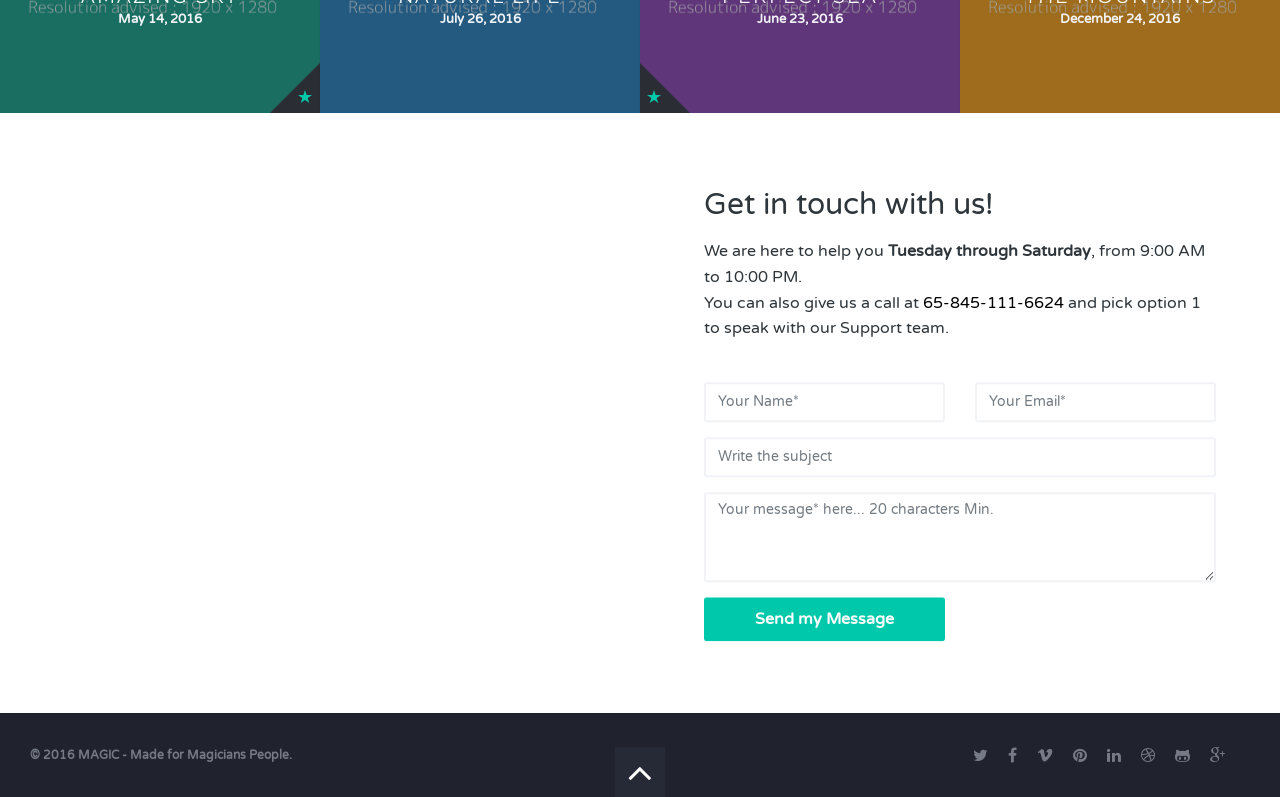
<file: index-youtube-countdown.html>
<!DOCTYPE html>
<html lang="en-us" class="no-js">

	<head>
		<meta charset="utf-8">
        <title>MAGIC - Universal Coming Soon Template</title>
        <meta name="description" content="The description should optimally be between 150-160 characters.">
        <meta name="viewport" content="width=device-width,initial-scale=1.0,maximum-scale=1.0">
        <meta name="author" content="Madeon08">

        <!-- ================= Favicon ================== -->
        <!-- Standard -->
        <link rel="shortcut icon" href="img/favicon.png">
        <!-- Retina iPad Touch Icon-->
        <link rel="apple-touch-icon" sizes="144x144" href="img/favicon-retina-ipad.png">
        <!-- Retina iPhone Touch Icon-->
        <link rel="apple-touch-icon" sizes="114x114" href="img/favicon-retina-iphone.png">
        <!-- Standard iPad Touch Icon--> 
        <link rel="apple-touch-icon" sizes="72x72" href="img/favicon-standard-ipad.png">
        <!-- Standard iPhone Touch Icon--> 
        <link rel="apple-touch-icon" sizes="57x57" href="img/favicon-standard-iphone.png">

        <!-- ============== Resources style ============== -->
        <link rel="stylesheet" href="css/style-youtube-countdown.css" />

		<!-- Modernizr runs quickly on page load to detect features -->
		<script src="js/modernizr.custom.js"></script>
	</head>
	
	<body>

		<!-- YouTube link -->
		<a id="bgndVideo" class="player" data-property="{videoURL:'http://youtu.be/tDvBwPzJ7dY',containment:'body',autoPlay:true, mute:false, startAt:0, stopAt:0, opacity:1}"></a>

		<!-- START LOADING -->
		<div id="loading">

			<div class="loading-balls opacity-0 animated-quick">

				<div class="small-first animated-quick">
					<div class="small ball smallball1"></div>
					<div class="small ball smallball2"></div>
					<div class="small ball smallball3"></div>
					<div class="small ball smallball4"></div>
				</div>

				<div class="small-second">
					<div class="small ball smallball5"></div>
					<div class="small ball smallball6"></div>
					<div class="small ball smallball7"></div>
					<div class="small ball smallball8"></div>
				</div>

				<div class="wide-ball">
					<div class="big ball"></div>
				</div>

				<!-- Text under the loading animation is in your main css file, style-static.css/scss, under the rule #loading .small-second:after -->

			</div>

		</div>
		<!-- END LOADING -->

		<!-- START HOME PART -->
		<section class="home-part">

			<div id="firefly-anim" class="Wallop Wallop--fade">

			    <!-- START BACKGROUND / TEXT BOTTOM LEFT -->
			    <div class="Wallop-list">

			        <div class="Wallop-item Static-sliderItem Wallop-item--current">

			            <div class="Static-sliderItemText">
			            	<p class="credit"><i class="icon ion-videocamera"></i> Lamborghini Official<br>
			            	<i class="icon ion-information-circled"></i> Aventador LP700-4</p>
			            </div>

			        </div>

			    </div>
			    <!-- END BACKGROUND / TEXT BOTTOM LEFT -->

			    <!-- START MAIN TEXT / BUTTONS -->
			    <div class="content">

			    	<div id="home-text">

						<!-- <h1 class="text-intro">Strong and Sophisticated.</h1> -->

						<h1 class="text-intro text-countdown">Launching in <div id="getting-started"></div></h1>

						<h2 class="text-intro">Perfect and awesome template to present your future product or service.<br>
									Hooking audience attention is all in the opener.</h2>

						<a href="#main-content" id="open-more-info" class="light-btn">More Informations</a>

						<a data-dialog="somedialog" class="action-btn trigger">Notify Me!</a>

					</div>

				</div>
				<!-- END MAIN TEXT / BUTTONS -->

				<!-- START SCROLL ARROWS BOTTOM -->
				<div class="scroll-indicator">

					<a href="#main-content">
						<span class="m_scroll_arrows unu"></span>
						<span class="m_scroll_arrows doi"></span>
						<span class="m_scroll_arrows trei"></span>
					</a>
					
				</div>
				<!-- END SCROLL ARROWS BOTTOM -->

			</div>

			<!-- START PLAYER CONTROL -->
			<nav id="player-nav">
				<ul>
					<li data-toggle="tooltip" data-placement="top" data-title="Play" data-trigger="hover">
						<a onclick="$('#bgndVideo').playYTP()"><i class="fa fa-play"></i></a>
					</li>

					<li data-toggle="tooltip" data-placement="top" data-title="Pause" data-trigger="hover">
						<a onclick="$('#bgndVideo').pauseYTP()"><i class="fa fa-pause"></i></a>
					</li>

					<li class="full-play" data-toggle="tooltip" data-placement="top" data-title="Fullscreen" data-trigger="hover">
						<a class="expand-player"><i class="fa fa-expand"></i></a>
					</li>

					<li class="comp-play display-none" data-toggle="tooltip" data-placement="top" data-title="Reduce" data-trigger="hover">
						<a class="compress-player"><i class="fa fa-compress"></i></a>
					</li>

				</ul>
			</nav>
			<!-- END PLAYER CONTROL -->

		</section>
		<!-- END HOME PART -->

		<!-- START MAIN PART -->
		<section id="main-content" class="info-part">

			<!-- START INFO / SLIDESHOW -->
			<div class="info-header">

				<div class="row no-margin">

					<!-- START TEXT LEFT PART -->
					<div class="col-xs-12 col-sm-12 col-lg-6 text-info fooReveal">

						<div class="content-info">

							<img src="img/logo.png" alt="" class="img-responsive logo-info" />

							<h3>Polyvalent, Clean & Fully Responsive.</h3>

							<p>Hi, I'm MAGIC, your new template ready to use. Handmade, precisely built with the famous Bootstrap Framework. Bonjour, je suis MAGIC, votre nouveau template prêt à l'emploi. Fait main, construit avec précision grâce au célèbre Framework Bootstrap. 嗨，我是MAGIC，新模板准备。手工制作的，正是建有著名的引导框架。Hallo, ich bin MAGIC, Ihre neue Vorlage bereit. Handmade, genau mit dem berühmten Bootstrap Framework erstellt. Hola, soy MAGIC, la nueva plantilla de lista. Hecho a mano, construido precisamente con el famoso Marco Bootstrap.</p>

						</div>

					</div>
					<!-- END TEXT LEFT PART -->

					<!-- START SLIDESHOW RIGHT PART -->
					<div class="col-xs-12 col-sm-12 col-lg-6 slideshow-info fooReveal">

						<div class="vegas-slide"></div>

					</div>
					<!-- END SLIDESHOW RIGHT PART -->

				</div>

			</div>
			<!-- end INFO / SLIDESHOW -->

			<!-- START GALLERY -->
			<div class="info-content">

				<div class="row">

					<div class="col-xs-12 col-sm-12 col-lg-12">

						<div class="photo-line">
								
							<div class="my-gallery" itemscope itemtype="http://schema.org/ImageGallery">

								<!-- Item -->
								<figure itemprop="associatedMedia" itemscope itemtype="http://schema.org/ImageObject" class="col-xs-12 col-sm-6 col-lg-3 fooReveal">
									
									<!-- Link to the picture and to open the gallery / Fill up well the data-size property -->
									<a class="box-picture" href="img/gallery-1.jpg" itemprop="contentUrl" data-size="1920x1280">
										
										<!-- Your picture -->
										<img src="img/gallery-1.jpg" itemprop="thumbnail" alt="This is my work" class="img-responsive" />
										<span class="widget-angle-bottom-right">
											<span class="icon-text">
												<i class="icon ion-ios-star"></i>
											</span>
										</span>
										<div class="text-center">
											<h4>Amazing Sky</h4>
											<p>May 14, 2016</p>
										</div>
										
									</a>
										
									<!-- Picture's description for the gallery -->
									<figcaption itemprop="caption description">

										<div class="photo-details">
										
											<h4>Fly in the sky</h4>

											<span class="border"></span>

											<p>This is what I love, and can't stop loving! I'm told to enjoy every moment, every hour, every minute.</p>

										</div>

									</figcaption>

								</figure>

								<!-- Item -->
								<figure itemprop="associatedMedia" itemscope itemtype="http://schema.org/ImageObject" class="col-xs-12 col-sm-6 col-lg-3 fooReveal">
									
									<!-- Link to the picture and to open the gallery / Fill up well the data-size property -->
									<a class="box-picture" href="img/gallery-2.jpg" itemprop="contentUrl" data-size="1920x1280">
										
										<!-- Your picture -->
										<img src="img/gallery-2.jpg" itemprop="thumbnail" alt="This is my work" class="img-responsive" />
										<span class="widget-angle-top-left">
											<span class="icon-text">
												<i class="icon ion-ios-star"></i>
											</span>
										</span>
										<div class="text-center">
											<h4>Natural life</h4>
											<p>July 26, 2016</p>
										</div>
										
									</a>
										
									<!-- Picture's description for the gallery -->
									<figcaption itemprop="caption description">

										<div class="photo-details">
										
											<h4>探索世界</h4>

											<span class="border"></span>

											<p>This is what I love, and can't stop loving! I'm told to enjoy every moment, every hour, every minute.</p>

										</div>

									</figcaption>

								</figure>

								<!-- Item -->
								<figure itemprop="associatedMedia" itemscope itemtype="http://schema.org/ImageObject" class="col-xs-12 col-sm-6 col-lg-3 fooReveal">
									
									<!-- Link to the picture and to open the gallery / Fill up well the data-size property -->
									<a class="box-picture" href="img/gallery-3.jpg" itemprop="contentUrl" data-size="1920x1280">
										
										<!-- Your picture -->
										<img src="img/gallery-3.jpg" itemprop="thumbnail" alt="This is my work" class="img-responsive" />
										<span class="widget-angle-bottom-left">
											<span class="icon-text">
												<i class="icon ion-ios-star"></i>
											</span>
										</span>
										<div class="text-center">
											<h4>Perfect sea</h4>
											<p>June 23, 2016</p>
										</div>
										
									</a>
										
									<!-- Picture's description for the gallery -->
									<figcaption itemprop="caption description">

										<div class="photo-details">
										
											<h4>Entre ciel et mer</h4>

											<span class="border"></span>

											<p>This is what I love, and can't stop loving! I'm told to enjoy every moment, every hour, every minute.</p>

										</div>

									</figcaption>

								</figure>

								<!-- Item -->
								<figure itemprop="associatedMedia" itemscope itemtype="http://schema.org/ImageObject" class="col-xs-12 col-sm-6 col-lg-3 fooReveal">
									
									<!-- Link to the picture and to open the gallery / Fill up well the data-size property -->
									<a class="box-picture" href="img/gallery-4.jpg" itemprop="contentUrl" data-size="1920x1280">
										
										<!-- Your picture -->
										<img src="img/gallery-4.jpg" itemprop="thumbnail" alt="This is my work" class="img-responsive" />
										<span class="widget-angle-top-right">
											<span class="icon-text">
												<i class="icon ion-ios-star"></i>
											</span>
										</span>
										<div class="text-center">
											<h4>The mountains</h4>
											<p>December 24, 2016</p>
										</div>
										
									</a>
										
									<!-- Picture's description for the gallery -->
									<figcaption itemprop="caption description">

										<div class="photo-details">
										
											<h4>In einem Kokon</h4>

											<span class="border"></span>

											<p>This is what I love, and can't stop loving! I'm told to enjoy every moment, every hour, every minute.</p>

										</div>

									</figcaption>

								</figure>
									
							</div> <!-- /# my-gallery -->

						</div> <!-- /. photo-line -->
					</div>

				</div>

			</div>
			<!-- END GALLERY -->

			<!-- START MAP / CONTACT FORM -->
			<div class="info-contact">

				<div class="row no-margin">

					<!-- START MAP -->
					<div class="col-xs-12 col-sm-12 col-lg-6 map-info fooReveal">

						<div id="map"></div>

					</div>
					<!-- END MAP -->

					<!-- START CONTACT FORM -->
					<div class="col-xs-12 col-sm-12 col-lg-6 text-info fooReveal">

						<div class="content-info">

							<h3>Get in touch with us!</h3>
				
							<p>We are here to help you <strong>Tuesday through Saturday</strong>, from 9:00 AM to 10:00 PM.<br>
							You can also give us a call at <a href="tel:65-845-111-6624">65-845-111-6624</a> and pick option 1 to speak with our Support team.</p>

			                <!-- START - Contact Form -->
			            	<form id="contact-form" name="contact-form" method="POST" data-name="Contact Form">

			            		<div class="row">

			                        <!-- Full name -->
			                        <div class="col-xs-12 col-sm-6 col-lg-6">
			                            <div class="form-group">
			                                <input type="text" id="name" class="form form-control" placeholder="Your Name*" onfocus="this.placeholder = ''" onblur="this.placeholder = 'Your Name*'" name="name" data-name="Name" required>
			                            </div>
			                        </div>

			                        <!-- E-mail -->
			                        <div class="col-xs-12 col-sm-6 col-lg-6">
			                            <div class="form-group">
			                                <input type="email" id="email" class="form form-control" placeholder="Your Email*" onfocus="this.placeholder = ''" onblur="this.placeholder = 'Your Email*'" name="email-address" data-name="Email Address" required>
			                            </div>
			                        </div>

			                        <!-- Subject -->
			                        <div class="col-xs-12 col-sm-12 col-lg-12">
			                            <div class="form-group">
			                                <input type="text" id="subject" class="form form-control" placeholder="Write the subject" onfocus="this.placeholder = ''" onblur="this.placeholder = 'Write the subject'" name="subject" data-name="Subject">
			                            </div>
			                        </div>

			                        <!-- Message -->
			                        <div class="col-xs-12 col-sm-12 col-lg-12 no-padding">
			                            <div class="form-group">
			                                <textarea id="text-area" class="form textarea form-control" placeholder="Your message* here... 20 characters Min." onfocus="this.placeholder = ''" onblur="this.placeholder = 'Your message* here... 20 characters Min.'" name="message" data-name="Text Area" required></textarea>
			                            </div>
			                        </div>

			                    </div>

			                	<!-- Button submit -->
			                	<button type="submit" id="valid-form" class="btn btn-color">Send my Message</button>
			    
			                </form>
			                <!-- END - Contact Form -->
				            
				            <!-- Answer for the contact form is displayed in the next div, do not remove it. -->       
			                <div id="block-answer">

								<div id="answer"></div>

							</div>

						</div>

					</div>
					<!-- END CONTACT FORM -->
					
				</div>

			</div>
			<!-- END MAP / CONTACT FORM -->

		</section>
		<!-- END MAIN PART -->

		<!-- START FOOTER / BOTTOM OF PAGE -->
		<footer class="fooReveal">

			<div class="row">

				<!-- START COPYRIGHT TEXT -->
				<div class="col-xs-12 col-sm-6 col-lg-6 copyright">

					<p>© 2016 MAGIC - Made for Magicians People.</p>

				</div>
				<!-- END COPYRIGHT TEXT -->

				<!-- START SOCIAL ICONS -->
				<div class="col-xs-12 col-sm-6 col-lg-6 social">

					<ul>
						<li><a target="_blank" href=""> <i class="fa fa-twitter"></i>        </a></li>
						<li><a target="_blank" href=""> <i class="fa fa-facebook"></i>       </a></li>
						<li><a target="_blank" href=""> <i class="fa fa-vimeo"></i>          </a></li>
						<li><a target="_blank" href=""> <i class="fa fa-pinterest"></i>      </a></li>
						<li><a target="_blank" href=""> <i class="fa fa-linkedin"></i>       </a></li>
						<li><a target="_blank" href=""> <i class="fa fa-dribbble"></i>       </a></li>
						<li><a target="_blank" href=""> <i class="fa fa-github-alt"></i>     </a></li>
						<li><a target="_blank" href=""> <i class="fa fa-google-plus"></i>    </a></li>
					</ul>

				</div>
				<!-- END SOCIAL ICONS -->

			</div>

			<!-- START GO TO TOP -->
			<a class="scroll-button fooReveal" href=".home-part">
				<i class="fa fa-angle-up"></i>
			</a>
			<!-- END GO TO TOP -->

		</footer>
		<!-- END FOOTER / BOTTOM OF PAGE -->

		<!-- START - Newsletter Popup -->
		<div id="somedialog" class="dialog">

			<div class="dialog__overlay"></div>
					
			<div class="dialog__content">
						
				<div class="dialog-inner">
							
					<h4>You like taking the lead of line?</h4>
							
					<p>Being the first to know always feels great... Signing up to our newsletter gives you <strong>exclusive access to our Grand Opening!</strong></p>

					<!-- Newsletter Form -->
					<div id="subscribe">

		                <form action="php/notify-me.php" id="notifyMe" method="POST">

		                    <div class="form-group">

		                        <div class="controls">
		                            
		                        	<!-- Field  -->
		                        	<input type="text" id="mail-sub" name="email" placeholder="Click here to write your email" onfocus="this.placeholder = ''" onblur="this.placeholder = 'Click here to write your email'" class="form-control email srequiredField" />

		                        	<!-- Spinner top left during the submission -->
		                        	<i class="fa fa-spinner opacity-0"></i>

		                            <!-- Button -->
		                            <button class="btn btn-lg submit">Subscribe now</button>

		                            <div class="clear"></div>

		                        </div>

		                    </div>

		                </form>

						<!-- Answer for the newsletter form is displayed in the next div, do not remove it. -->
						<div class="block-message">

							<div class="message">

								<p class="notify-valid"></p>

							</div>

						</div>

        			</div>
        			<!-- /. Newsletter Form -->

				</div>
				<!-- /. dialog-inner -->

				<!-- Button Cross to close the Newsletter Popup -->
				<button class="close-newsletter" data-dialog-close><i class="icon ion-close-round"></i></button>

			</div>
			<!-- /. dialog__content -->
						
		</div>
		<!-- END - Newsletter Popup -->

		<!-- Root element of PhotoSwipe, the gallery. Must have class pswp. -->
		<div class="pswp" tabindex="-1" role="dialog" aria-hidden="true">

		    <!-- Background of PhotoSwipe. 
	        	It's a separate element as animating opacity is faster than rgba(). -->
		    <div class="pswp__bg"></div>

		    <!-- Slides wrapper with overflow:hidden. -->
		    <div class="pswp__scroll-wrap">

		        <!-- Container that holds slides. 
		            PhotoSwipe keeps only 3 of them in the DOM to save memory.
		            Don't modify these 3 pswp__item elements, data is added later on. -->
		        <div class="pswp__container">
		            <div class="pswp__item"></div>
		            <div class="pswp__item"></div>
		            <div class="pswp__item"></div>
		        </div>

		        <!-- Default (PhotoSwipeUI_Default) interface on top of sliding area. Can be changed. -->
		        <div class="pswp__ui pswp__ui--hidden">

		            <div class="pswp__top-bar">

		                <!--  Controls are self-explanatory. Order can be changed. -->

		                <div class="pswp__counter"></div>

		                <button class="pswp__button pswp__button--close" title="Close (Esc)"></button>

		                <button class="pswp__button pswp__button--share" title="Share"></button>

		                <button class="pswp__button pswp__button--fs" title="Toggle fullscreen"></button>

		                <button class="pswp__button pswp__button--zoom" title="Zoom in/out"></button>

		                <!-- Preloader demo http://codepen.io/dimsemenov/pen/yyBWoR -->
		                <!-- element will get class pswp__preloader--active when preloader is running -->
		                <div class="pswp__preloader">
		                    <div class="pswp__preloader__icn">
		                      <div class="pswp__preloader__cut">
		                        <div class="pswp__preloader__donut"></div>
		                      </div>
		                    </div>
		                </div>

		            </div>

		            <div class="pswp__share-modal pswp__share-modal--hidden pswp__single-tap">
		                <div class="pswp__share-tooltip"></div> 
		            </div>

		            <button class="pswp__button pswp__button--arrow--left" title="Previous (arrow left)">
		            </button>

		            <button class="pswp__button pswp__button--arrow--right" title="Next (arrow right)">
		            </button>

		            <div class="pswp__caption">
		                <div class="pswp__caption__center"></div>
		            </div>

		        </div>

		    </div>

		</div>
		<!-- /. Root element of PhotoSwipe. Must have class pswp. -->

	<!-- ///////////////////\\\\\\\\\\\\\\\\\\\ -->
    <!-- ********** Resources jQuery ********** -->
    <!-- \\\\\\\\\\\\\\\\\\\/////////////////// -->
	
	<!-- * Libraries jQuery, Easing and Bootstrap - Be careful to not remove them * -->
	<script src="js/jquery.min.js"></script>
	<script src="js/jquery.easings.min.js"></script>
	<script src="js/bootstrap.min.js"></script>

	<!-- Google Maps API -->
	<script src="http://maps.google.com/maps/api/js"></script>

	<!-- Slideshow/Image Info part plugin -->
	<script src="js/vegas.js"></script>

	<!-- YouTube plugin -->
	<script src="js/jquery.mb.YTPlayer.js"></script>

	<!-- Countdown plugin -->
	<script src="js/jquery.countdown.js"></script>

	<script>
	$("#getting-started")
		// Year/Month/Day Hour:Minute:Second
		.countdown("2016/10/24 15:30:30", function(event) {
			$(this).html(
				event.strftime('%D Days %Hh %Mm <span class="second-timer">%Ss</span>')
			);
	});
	</script>

	<!-- External common plugins -->
	<script src="js/plugins.js"></script>

	<!-- Main JS File -->
	<script src="js/main-youtube.js"></script>
	
	<!--[if lt IE 10]><script type="text/javascript" src="js/placeholder.js"></script><![endif]-->

	</body>

</html>
</file>
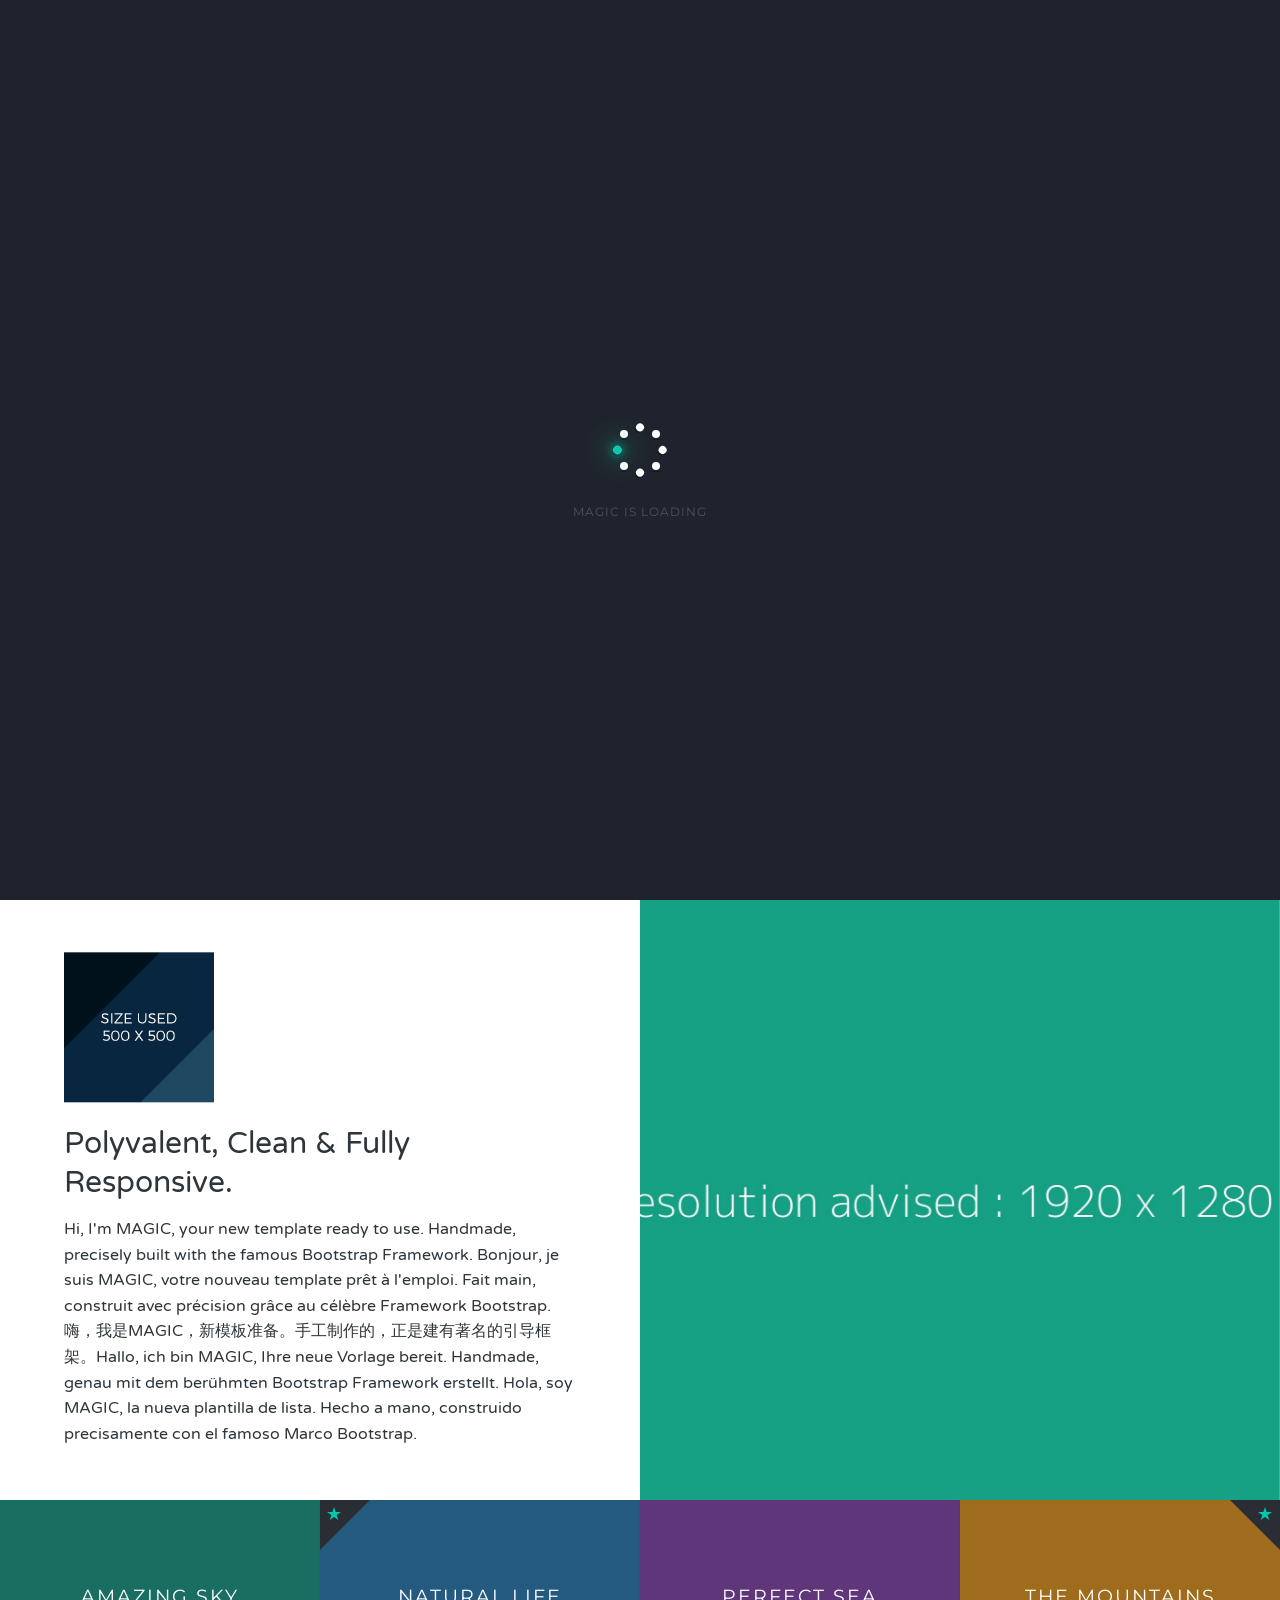
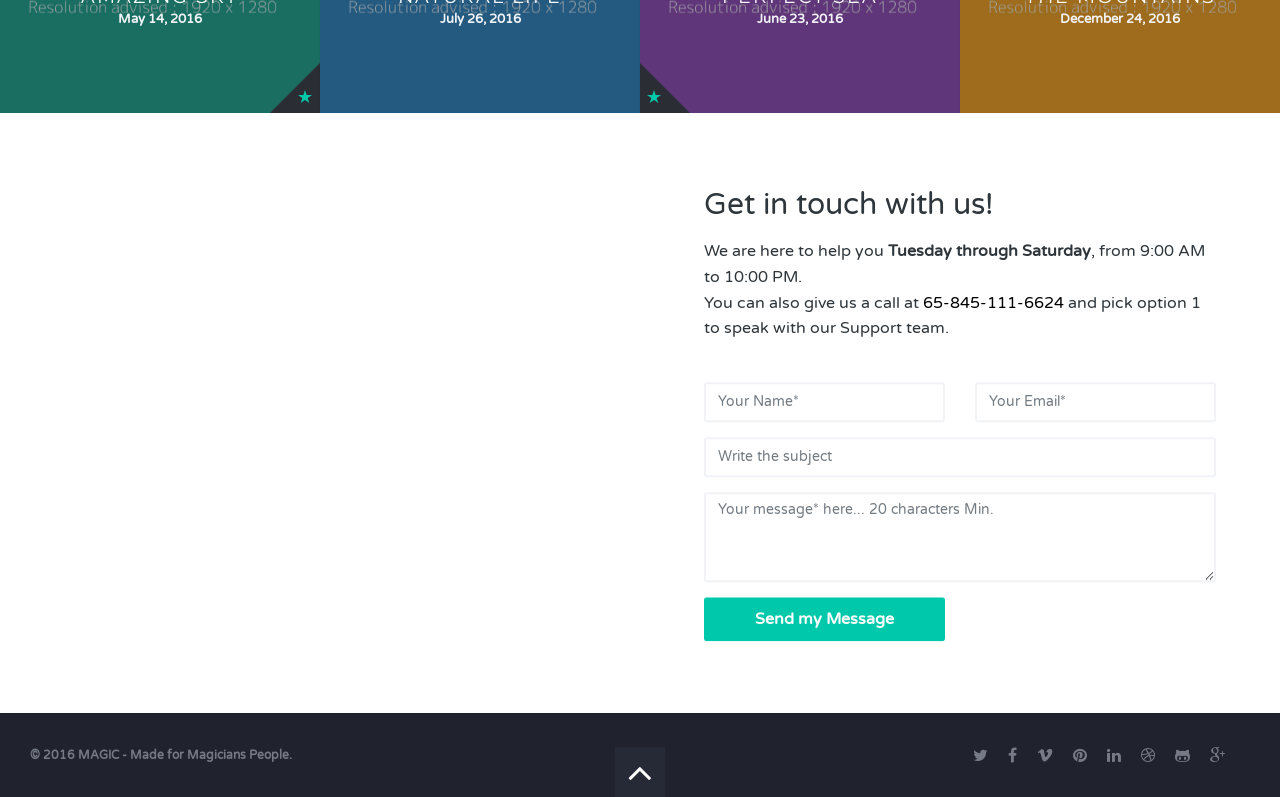
<file: index-youtube.html>
<!DOCTYPE html>
<html lang="en-us" class="no-js">

	<head>
		<meta charset="utf-8">
        <title>MAGIC - Universal Coming Soon Template</title>
        <meta name="description" content="The description should optimally be between 150-160 characters.">
        <meta name="viewport" content="width=device-width,initial-scale=1.0,maximum-scale=1.0">
        <meta name="author" content="Madeon08">

        <!-- ================= Favicon ================== -->
        <!-- Standard -->
        <link rel="shortcut icon" href="img/favicon.png">
        <!-- Retina iPad Touch Icon-->
        <link rel="apple-touch-icon" sizes="144x144" href="img/favicon-retina-ipad.png">
        <!-- Retina iPhone Touch Icon-->
        <link rel="apple-touch-icon" sizes="114x114" href="img/favicon-retina-iphone.png">
        <!-- Standard iPad Touch Icon--> 
        <link rel="apple-touch-icon" sizes="72x72" href="img/favicon-standard-ipad.png">
        <!-- Standard iPhone Touch Icon--> 
        <link rel="apple-touch-icon" sizes="57x57" href="img/favicon-standard-iphone.png">

        <!-- ============== Resources style ============== -->
        <link rel="stylesheet" href="css/style-youtube.css" />

		<!-- Modernizr runs quickly on page load to detect features -->
		<script src="js/modernizr.custom.js"></script>
	</head>
	
	<body>

		<!-- YouTube link -->
		<a id="bgndVideo" class="player" data-property="{videoURL:'http://youtu.be/tDvBwPzJ7dY',containment:'body',autoPlay:true, mute:false, startAt:0, stopAt:0, opacity:1}"></a>

		<!-- START LOADING -->
		<div id="loading">

			<div class="loading-balls opacity-0 animated-quick">

				<div class="small-first animated-quick">
					<div class="small ball smallball1"></div>
					<div class="small ball smallball2"></div>
					<div class="small ball smallball3"></div>
					<div class="small ball smallball4"></div>
				</div>

				<div class="small-second">
					<div class="small ball smallball5"></div>
					<div class="small ball smallball6"></div>
					<div class="small ball smallball7"></div>
					<div class="small ball smallball8"></div>
				</div>

				<div class="wide-ball">
					<div class="big ball"></div>
				</div>

				<!-- Text under the loading animation is in your main css file, style-static.css/scss, under the rule #loading .small-second:after -->

			</div>

		</div>
		<!-- END LOADING -->

		<!-- START HOME PART -->
		<section class="home-part">

			<div id="firefly-anim" class="Wallop Wallop--fade">

			    <!-- START BACKGROUND / TEXT BOTTOM LEFT -->
			    <div class="Wallop-list">

			        <div class="Wallop-item Static-sliderItem Wallop-item--current">

			            <div class="Static-sliderItemText">
			            	<p class="credit"><i class="icon ion-videocamera"></i> Lamborghini Official<br>
			            	<i class="icon ion-information-circled"></i> Aventador LP700-4</p>
			            </div>

			        </div>

			    </div>
			    <!-- END BACKGROUND / TEXT BOTTOM LEFT -->

			    <!-- START MAIN TEXT / BUTTONS -->
			    <div class="content">

			    	<div id="home-text">

						<h1 class="text-intro">Strong and Sophisticated.</h1>

						<h2 class="text-intro">Perfect and awesome template to present your future product or service.<br>
									Hooking audience attention is all in the opener.</h2>

						<a href="#main-content" id="open-more-info" class="light-btn">More Informations</a>

						<a data-dialog="somedialog" class="action-btn trigger">Notify Me!</a>

					</div>

				</div>
				<!-- END MAIN TEXT / BUTTONS -->

				<!-- START SCROLL ARROWS BOTTOM -->
				<div class="scroll-indicator">

					<a href="#main-content">
						<span class="m_scroll_arrows unu"></span>
						<span class="m_scroll_arrows doi"></span>
						<span class="m_scroll_arrows trei"></span>
					</a>
					
				</div>
				<!-- END SCROLL ARROWS BOTTOM -->

			</div>

			<!-- START PLAYER CONTROL -->
			<nav id="player-nav">
				<ul>
					<li data-toggle="tooltip" data-placement="top" data-title="Play" data-trigger="hover">
						<a onclick="$('#bgndVideo').playYTP()"><i class="fa fa-play"></i></a>
					</li>

					<li data-toggle="tooltip" data-placement="top" data-title="Pause" data-trigger="hover">
						<a onclick="$('#bgndVideo').pauseYTP()"><i class="fa fa-pause"></i></a>
					</li>

					<li class="full-play" data-toggle="tooltip" data-placement="top" data-title="Fullscreen" data-trigger="hover">
						<a class="expand-player"><i class="fa fa-expand"></i></a>
					</li>

					<li class="comp-play display-none" data-toggle="tooltip" data-placement="top" data-title="Reduce" data-trigger="hover">
						<a class="compress-player"><i class="fa fa-compress"></i></a>
					</li>

				</ul>
			</nav>
			<!-- END PLAYER CONTROL -->

		</section>
		<!-- END HOME PART -->

		<!-- START MAIN PART -->
		<section id="main-content" class="info-part">

			<!-- START INFO / SLIDESHOW -->
			<div class="info-header">

				<div class="row no-margin">

					<!-- START TEXT LEFT PART -->
					<div class="col-xs-12 col-sm-12 col-lg-6 text-info fooReveal">

						<div class="content-info">

							<img src="img/logo.png" alt="" class="img-responsive logo-info" />

							<h3>Polyvalent, Clean & Fully Responsive.</h3>

							<p>Hi, I'm MAGIC, your new template ready to use. Handmade, precisely built with the famous Bootstrap Framework. Bonjour, je suis MAGIC, votre nouveau template prêt à l'emploi. Fait main, construit avec précision grâce au célèbre Framework Bootstrap. 嗨，我是MAGIC，新模板准备。手工制作的，正是建有著名的引导框架。Hallo, ich bin MAGIC, Ihre neue Vorlage bereit. Handmade, genau mit dem berühmten Bootstrap Framework erstellt. Hola, soy MAGIC, la nueva plantilla de lista. Hecho a mano, construido precisamente con el famoso Marco Bootstrap.</p>

						</div>

					</div>
					<!-- END TEXT LEFT PART -->

					<!-- START SLIDESHOW RIGHT PART -->
					<div class="col-xs-12 col-sm-12 col-lg-6 slideshow-info fooReveal">

						<div class="vegas-slide"></div>

					</div>
					<!-- END SLIDESHOW RIGHT PART -->

				</div>

			</div>
			<!-- end INFO / SLIDESHOW -->

			<!-- START GALLERY -->
			<div class="info-content">

				<div class="row">

					<div class="col-xs-12 col-sm-12 col-lg-12">

						<div class="photo-line">
								
							<div class="my-gallery" itemscope itemtype="http://schema.org/ImageGallery">

								<!-- Item -->
								<figure itemprop="associatedMedia" itemscope itemtype="http://schema.org/ImageObject" class="col-xs-12 col-sm-6 col-lg-3 fooReveal">
									
									<!-- Link to the picture and to open the gallery / Fill up well the data-size property -->
									<a class="box-picture" href="img/gallery-1.jpg" itemprop="contentUrl" data-size="1920x1280">
										
										<!-- Your picture -->
										<img src="img/gallery-1.jpg" itemprop="thumbnail" alt="This is my work" class="img-responsive" />
										<span class="widget-angle-bottom-right">
											<span class="icon-text">
												<i class="icon ion-ios-star"></i>
											</span>
										</span>
										<div class="text-center">
											<h4>Amazing Sky</h4>
											<p>May 14, 2016</p>
										</div>
										
									</a>
										
									<!-- Picture's description for the gallery -->
									<figcaption itemprop="caption description">

										<div class="photo-details">
										
											<h4>Fly in the sky</h4>

											<span class="border"></span>

											<p>This is what I love, and can't stop loving! I'm told to enjoy every moment, every hour, every minute.</p>

										</div>

									</figcaption>

								</figure>

								<!-- Item -->
								<figure itemprop="associatedMedia" itemscope itemtype="http://schema.org/ImageObject" class="col-xs-12 col-sm-6 col-lg-3 fooReveal">
									
									<!-- Link to the picture and to open the gallery / Fill up well the data-size property -->
									<a class="box-picture" href="img/gallery-2.jpg" itemprop="contentUrl" data-size="1920x1280">
										
										<!-- Your picture -->
										<img src="img/gallery-2.jpg" itemprop="thumbnail" alt="This is my work" class="img-responsive" />
										<span class="widget-angle-top-left">
											<span class="icon-text">
												<i class="icon ion-ios-star"></i>
											</span>
										</span>
										<div class="text-center">
											<h4>Natural life</h4>
											<p>July 26, 2016</p>
										</div>
										
									</a>
										
									<!-- Picture's description for the gallery -->
									<figcaption itemprop="caption description">

										<div class="photo-details">
										
											<h4>探索世界</h4>

											<span class="border"></span>

											<p>This is what I love, and can't stop loving! I'm told to enjoy every moment, every hour, every minute.</p>

										</div>

									</figcaption>

								</figure>

								<!-- Item -->
								<figure itemprop="associatedMedia" itemscope itemtype="http://schema.org/ImageObject" class="col-xs-12 col-sm-6 col-lg-3 fooReveal">
									
									<!-- Link to the picture and to open the gallery / Fill up well the data-size property -->
									<a class="box-picture" href="img/gallery-3.jpg" itemprop="contentUrl" data-size="1920x1280">
										
										<!-- Your picture -->
										<img src="img/gallery-3.jpg" itemprop="thumbnail" alt="This is my work" class="img-responsive" />
										<span class="widget-angle-bottom-left">
											<span class="icon-text">
												<i class="icon ion-ios-star"></i>
											</span>
										</span>
										<div class="text-center">
											<h4>Perfect sea</h4>
											<p>June 23, 2016</p>
										</div>
										
									</a>
										
									<!-- Picture's description for the gallery -->
									<figcaption itemprop="caption description">

										<div class="photo-details">
										
											<h4>Entre ciel et mer</h4>

											<span class="border"></span>

											<p>This is what I love, and can't stop loving! I'm told to enjoy every moment, every hour, every minute.</p>

										</div>

									</figcaption>

								</figure>

								<!-- Item -->
								<figure itemprop="associatedMedia" itemscope itemtype="http://schema.org/ImageObject" class="col-xs-12 col-sm-6 col-lg-3 fooReveal">
									
									<!-- Link to the picture and to open the gallery / Fill up well the data-size property -->
									<a class="box-picture" href="img/gallery-4.jpg" itemprop="contentUrl" data-size="1920x1280">
										
										<!-- Your picture -->
										<img src="img/gallery-4.jpg" itemprop="thumbnail" alt="This is my work" class="img-responsive" />
										<span class="widget-angle-top-right">
											<span class="icon-text">
												<i class="icon ion-ios-star"></i>
											</span>
										</span>
										<div class="text-center">
											<h4>The mountains</h4>
											<p>December 24, 2016</p>
										</div>
										
									</a>
										
									<!-- Picture's description for the gallery -->
									<figcaption itemprop="caption description">

										<div class="photo-details">
										
											<h4>In einem Kokon</h4>

											<span class="border"></span>

											<p>This is what I love, and can't stop loving! I'm told to enjoy every moment, every hour, every minute.</p>

										</div>

									</figcaption>

								</figure>
									
							</div> <!-- /# my-gallery -->

						</div> <!-- /. photo-line -->
					</div>

				</div>

			</div>
			<!-- END GALLERY -->

			<!-- START MAP / CONTACT FORM -->
			<div class="info-contact">

				<div class="row no-margin">

					<!-- START MAP -->
					<div class="col-xs-12 col-sm-12 col-lg-6 map-info fooReveal">

						<div id="map"></div>

					</div>
					<!-- END MAP -->

					<!-- START CONTACT FORM -->
					<div class="col-xs-12 col-sm-12 col-lg-6 text-info fooReveal">

						<div class="content-info">

							<h3>Get in touch with us!</h3>
				
							<p>We are here to help you <strong>Tuesday through Saturday</strong>, from 9:00 AM to 10:00 PM.<br>
							You can also give us a call at <a href="tel:65-845-111-6624">65-845-111-6624</a> and pick option 1 to speak with our Support team.</p>

			                <!-- START - Contact Form -->
			            	<form id="contact-form" name="contact-form" method="POST" data-name="Contact Form">

			            		<div class="row">

			                        <!-- Full name -->
			                        <div class="col-xs-12 col-sm-6 col-lg-6">
			                            <div class="form-group">
			                                <input type="text" id="name" class="form form-control" placeholder="Your Name*" onfocus="this.placeholder = ''" onblur="this.placeholder = 'Your Name*'" name="name" data-name="Name" required>
			                            </div>
			                        </div>

			                        <!-- E-mail -->
			                        <div class="col-xs-12 col-sm-6 col-lg-6">
			                            <div class="form-group">
			                                <input type="email" id="email" class="form form-control" placeholder="Your Email*" onfocus="this.placeholder = ''" onblur="this.placeholder = 'Your Email*'" name="email-address" data-name="Email Address" required>
			                            </div>
			                        </div>

			                        <!-- Subject -->
			                        <div class="col-xs-12 col-sm-12 col-lg-12">
			                            <div class="form-group">
			                                <input type="text" id="subject" class="form form-control" placeholder="Write the subject" onfocus="this.placeholder = ''" onblur="this.placeholder = 'Write the subject'" name="subject" data-name="Subject">
			                            </div>
			                        </div>

			                        <!-- Message -->
			                        <div class="col-xs-12 col-sm-12 col-lg-12 no-padding">
			                            <div class="form-group">
			                                <textarea id="text-area" class="form textarea form-control" placeholder="Your message* here... 20 characters Min." onfocus="this.placeholder = ''" onblur="this.placeholder = 'Your message* here... 20 characters Min.'" name="message" data-name="Text Area" required></textarea>
			                            </div>
			                        </div>

			                    </div>

			                	<!-- Button submit -->
			                	<button type="submit" id="valid-form" class="btn btn-color">Send my Message</button>
			    
			                </form>
			                <!-- END - Contact Form -->
				            
				            <!-- Answer for the contact form is displayed in the next div, do not remove it. -->       
			                <div id="block-answer">

								<div id="answer"></div>

							</div>

						</div>

					</div>
					<!-- END CONTACT FORM -->
					
				</div>

			</div>
			<!-- END MAP / CONTACT FORM -->

		</section>
		<!-- END MAIN PART -->

		<!-- START FOOTER / BOTTOM OF PAGE -->
		<footer class="fooReveal">

			<div class="row">

				<!-- START COPYRIGHT TEXT -->
				<div class="col-xs-12 col-sm-6 col-lg-6 copyright">

					<p>© 2016 MAGIC - Made for Magicians People.</p>

				</div>
				<!-- END COPYRIGHT TEXT -->

				<!-- START SOCIAL ICONS -->
				<div class="col-xs-12 col-sm-6 col-lg-6 social">

					<ul>
						<li><a target="_blank" href=""> <i class="fa fa-twitter"></i>        </a></li>
						<li><a target="_blank" href=""> <i class="fa fa-facebook"></i>       </a></li>
						<li><a target="_blank" href=""> <i class="fa fa-vimeo"></i>          </a></li>
						<li><a target="_blank" href=""> <i class="fa fa-pinterest"></i>      </a></li>
						<li><a target="_blank" href=""> <i class="fa fa-linkedin"></i>       </a></li>
						<li><a target="_blank" href=""> <i class="fa fa-dribbble"></i>       </a></li>
						<li><a target="_blank" href=""> <i class="fa fa-github-alt"></i>     </a></li>
						<li><a target="_blank" href=""> <i class="fa fa-google-plus"></i>    </a></li>
					</ul>

				</div>
				<!-- END SOCIAL ICONS -->

			</div>

			<!-- START GO TO TOP -->
			<a class="scroll-button fooReveal" href=".home-part">
				<i class="fa fa-angle-up"></i>
			</a>
			<!-- END GO TO TOP -->

		</footer>
		<!-- END FOOTER / BOTTOM OF PAGE -->

		<!-- START - Newsletter Popup -->
		<div id="somedialog" class="dialog">

			<div class="dialog__overlay"></div>
					
			<div class="dialog__content">
						
				<div class="dialog-inner">
							
					<h4>You like taking the lead of line?</h4>
							
					<p>Being the first to know always feels great... Signing up to our newsletter gives you <strong>exclusive access to our Grand Opening!</strong></p>

					<!-- Newsletter Form -->
					<div id="subscribe">

		                <form action="php/notify-me.php" id="notifyMe" method="POST">

		                    <div class="form-group">

		                        <div class="controls">
		                            
		                        	<!-- Field  -->
		                        	<input type="text" id="mail-sub" name="email" placeholder="Click here to write your email" onfocus="this.placeholder = ''" onblur="this.placeholder = 'Click here to write your email'" class="form-control email srequiredField" />

		                        	<!-- Spinner top left during the submission -->
		                        	<i class="fa fa-spinner opacity-0"></i>

		                            <!-- Button -->
		                            <button class="btn btn-lg submit">Subscribe now</button>

		                            <div class="clear"></div>

		                        </div>

		                    </div>

		                </form>

						<!-- Answer for the newsletter form is displayed in the next div, do not remove it. -->
						<div class="block-message">

							<div class="message">

								<p class="notify-valid"></p>

							</div>

						</div>

        			</div>
        			<!-- /. Newsletter Form -->

				</div>
				<!-- /. dialog-inner -->

				<!-- Button Cross to close the Newsletter Popup -->
				<button class="close-newsletter" data-dialog-close><i class="icon ion-close-round"></i></button>

			</div>
			<!-- /. dialog__content -->
						
		</div>
		<!-- END - Newsletter Popup -->

		<!-- Root element of PhotoSwipe, the gallery. Must have class pswp. -->
		<div class="pswp" tabindex="-1" role="dialog" aria-hidden="true">

		    <!-- Background of PhotoSwipe. 
	        	It's a separate element as animating opacity is faster than rgba(). -->
		    <div class="pswp__bg"></div>

		    <!-- Slides wrapper with overflow:hidden. -->
		    <div class="pswp__scroll-wrap">

		        <!-- Container that holds slides. 
		            PhotoSwipe keeps only 3 of them in the DOM to save memory.
		            Don't modify these 3 pswp__item elements, data is added later on. -->
		        <div class="pswp__container">
		            <div class="pswp__item"></div>
		            <div class="pswp__item"></div>
		            <div class="pswp__item"></div>
		        </div>

		        <!-- Default (PhotoSwipeUI_Default) interface on top of sliding area. Can be changed. -->
		        <div class="pswp__ui pswp__ui--hidden">

		            <div class="pswp__top-bar">

		                <!--  Controls are self-explanatory. Order can be changed. -->

		                <div class="pswp__counter"></div>

		                <button class="pswp__button pswp__button--close" title="Close (Esc)"></button>

		                <button class="pswp__button pswp__button--share" title="Share"></button>

		                <button class="pswp__button pswp__button--fs" title="Toggle fullscreen"></button>

		                <button class="pswp__button pswp__button--zoom" title="Zoom in/out"></button>

		                <!-- Preloader demo http://codepen.io/dimsemenov/pen/yyBWoR -->
		                <!-- element will get class pswp__preloader--active when preloader is running -->
		                <div class="pswp__preloader">
		                    <div class="pswp__preloader__icn">
		                      <div class="pswp__preloader__cut">
		                        <div class="pswp__preloader__donut"></div>
		                      </div>
		                    </div>
		                </div>

		            </div>

		            <div class="pswp__share-modal pswp__share-modal--hidden pswp__single-tap">
		                <div class="pswp__share-tooltip"></div> 
		            </div>

		            <button class="pswp__button pswp__button--arrow--left" title="Previous (arrow left)">
		            </button>

		            <button class="pswp__button pswp__button--arrow--right" title="Next (arrow right)">
		            </button>

		            <div class="pswp__caption">
		                <div class="pswp__caption__center"></div>
		            </div>

		        </div>

		    </div>

		</div>
		<!-- /. Root element of PhotoSwipe. Must have class pswp. -->

	<!-- ///////////////////\\\\\\\\\\\\\\\\\\\ -->
    <!-- ********** Resources jQuery ********** -->
    <!-- \\\\\\\\\\\\\\\\\\\/////////////////// -->
	
	<!-- * Libraries jQuery, Easing and Bootstrap - Be careful to not remove them * -->
	<script src="js/jquery.min.js"></script>
	<script src="js/jquery.easings.min.js"></script>
	<script src="js/bootstrap.min.js"></script>

	<!-- Google Maps API -->
	<script src="http://maps.google.com/maps/api/js"></script>

	<!-- Slideshow/Image Info part plugin -->
	<script src="js/vegas.js"></script>

	<!-- YouTube plugin -->
	<script src="js/jquery.mb.YTPlayer.js"></script>

	<!-- External common plugins -->
	<script src="js/plugins.js"></script>

	<!-- Main JS File -->
	<script src="js/main-youtube.js"></script>
	
	<!--[if lt IE 10]><script type="text/javascript" src="js/placeholder.js"></script><![endif]-->

	</body>

</html>
</file>
<file: style.css>
:root{--cream:#f7f1e3;--paper:#fcf8ee;--ink:#2a1e18;--burg:#5a1523;--burg-d:#3f0f18;--gold:#b8923f;--gold-l:#dcc27a;--rule:#d8c48f}
*{box-sizing:border-box;margin:0}
html{scroll-behavior:smooth}
body{background:var(--cream);color:var(--ink);font-family:'Cormorant Garamond',Georgia,serif;font-size:1.28rem;line-height:1.7;font-weight:400}
.sc{font-family:'Cormorant SC','Cormorant Garamond',Georgia,serif;letter-spacing:.18em;text-transform:lowercase}
h1,h2,h3{font-family:'Cormorant Garamond',Georgia,serif;font-weight:400;line-height:1.1;color:var(--burg-d)}
h2{font-size:clamp(2rem,4.6vw,3.2rem);margin:.3rem 0 .4rem;letter-spacing:.01em}
h3{font-size:1.35rem}
a{color:var(--burg)}
.wrap{max-width:1100px;margin:0 auto;padding:0 1.6rem}
.narrow{max-width:720px}
.center{text-align:center}
.eyebrow{font-size:.78rem;color:var(--gold);margin-bottom:.6rem}
.fleuron{display:inline-block;color:var(--gold);font-size:1.1rem;margin:.2rem 0 1.4rem;position:relative;padding:0 1.6rem}
.fleuron::before,.fleuron::after{content:"";position:absolute;top:50%;width:1.2rem;height:1px;background:var(--rule)}
.fleuron::before{right:100%}.fleuron::after{left:100%}
.lead{font-size:1.5rem;font-weight:300;line-height:1.55}
p+p{margin-top:1rem}

header.top{position:absolute;top:0;left:0;right:0;z-index:5;padding:1.1rem 0}
header.top .wrap{display:flex;align-items:center;justify-content:space-between;gap:1rem}
.brand{display:flex;align-items:center;gap:.8rem;text-decoration:none;color:#fff;font-size:.95rem}
.brand img{height:54px;filter:drop-shadow(0 2px 6px rgba(0,0,0,.5))}
nav{display:flex;gap:1.8rem}
nav a{text-decoration:none;color:rgba(255,255,255,.85);font-size:.85rem;padding-bottom:.2rem;border-bottom:1px solid transparent}
nav a:hover,nav a.on{color:#fff;border-color:var(--gold-l)}

.hero{position:relative;min-height:74vh;display:grid;grid-template-rows:1fr auto;color:var(--cream);overflow:hidden}
.hero.short{min-height:48vh;grid-template-rows:1fr}
.hero .bg{position:absolute;inset:0;width:100%;height:100%;object-fit:cover;object-position:center 40%}
.hero .veil{position:absolute;inset:0;background:linear-gradient(180deg,rgba(63,15,24,.72) 0%,rgba(63,15,24,.45) 45%,rgba(63,15,24,.82) 100%)}
.hero .inner{position:relative;text-align:center;padding:7.5rem 1.5rem 3rem;align-self:center}
.hero .seal{width:112px;filter:drop-shadow(0 10px 22px rgba(0,0,0,.55));margin-bottom:1.6rem}
.hero .eyebrow{color:var(--gold-l);margin-bottom:1rem}
.hero h1{color:#fff;font-size:clamp(2.4rem,6vw,4.6rem);font-weight:300;letter-spacing:.02em;text-shadow:0 3px 24px rgba(0,0,0,.45)}
.hero .tag{font-style:italic;font-weight:300;font-size:clamp(1.3rem,2.2vw,1.7rem);margin:1rem 0 1.6rem;color:#f3e7c9}
.btn{display:inline-block;padding:.85rem 2.2rem;border:1px solid var(--gold-l);color:#fff;text-decoration:none;font-size:.9rem;transition:background .2s}
.btn:hover{background:rgba(220,194,122,.18)}
.stats{position:relative;display:grid;grid-template-columns:repeat(3,1fr);border-top:1px solid rgba(220,194,122,.5);background:rgba(63,15,24,.55);backdrop-filter:blur(4px)}
.stats div{text-align:center;padding:1rem .5rem}
.stats div+div{border-left:1px solid rgba(220,194,122,.35)}
.stats b{display:block;font-family:'Cormorant Garamond',serif;font-weight:300;font-size:clamp(2rem,4.6vw,3rem);line-height:1;color:#fff;letter-spacing:0}
.stats span{display:block;font-size:.72rem;color:var(--gold-l);margin-top:.5rem}

section{padding:6rem 0}
.welcome .pillars{display:grid;grid-template-columns:repeat(3,1fr);gap:3rem;margin-top:4rem;text-align:center}
.pillars h3{color:var(--burg);font-size:.95rem;margin-bottom:.7rem;padding-bottom:.7rem;border-bottom:1px solid var(--rule)}
.pillars p{font-size:1.15rem}

.plate{background:var(--paper);border-top:1px solid var(--rule);border-bottom:1px solid var(--rule);padding:5rem 0}
.split{display:grid;grid-template-columns:5fr 6fr;gap:4.5rem;align-items:center}
.plate.rev .split figure{order:2}
.plate figure{position:relative;padding:14px;border:1px solid var(--rule);background:var(--cream)}
.plate figure::after{content:"";position:absolute;inset:6px;border:1px solid var(--rule);pointer-events:none}
.plate img{display:block;width:100%;height:auto}
.plate .text .link{display:inline-block;margin-top:1.4rem;font-size:.82rem;text-decoration:none;border-bottom:1px solid var(--gold)}

.quote blockquote{font-size:clamp(1.7rem,3.4vw,2.5rem);font-weight:300;font-style:italic;line-height:1.35;color:var(--burg-d)}
.quote cite{display:block;font-style:normal;font-size:.8rem;color:var(--gold);margin-top:1.6rem}

.events .list{list-style:none;padding:0;margin-top:1rem;border-top:1px solid var(--rule)}
.events li{display:grid;grid-template-columns:96px 1fr;gap:1.8rem;padding:1.8rem 0;border-bottom:1px solid var(--rule)}
.when{text-align:center;color:var(--burg)}
.when b{display:block;font-family:'Cormorant Garamond',serif;font-weight:300;font-size:3rem;line-height:.95;letter-spacing:0}
.when span{display:block;font-size:.72rem;line-height:1.3;margin-top:.3rem;color:var(--gold)}
.events h3{color:var(--burg-d);font-size:1.5rem}
.meta{font-size:.74rem;color:var(--gold);margin:.25rem 0 .5rem}
.events li p+p{margin-top:0}

.prose.alt{background:var(--paper);border-top:1px solid var(--rule);border-bottom:1px solid var(--rule)}
.how{margin-top:1rem}
.how dt{color:var(--burg);font-size:.9rem;margin-top:2rem;padding-bottom:.4rem;border-bottom:1px solid var(--rule)}
.how dd{margin:.7rem 0 0}

footer{background:var(--burg-d);color:#e6d7ae;text-align:center;padding:4rem 1rem 3rem;border-top:4px solid var(--gold)}
footer .seal{height:110px;margin-bottom:1.2rem}
footer .motto{color:var(--gold-l);font-size:1rem;margin-bottom:1rem}
footer .small{font-size:.8rem;color:#cdbb8e}
footer .small+.small{margin-top:.6rem;font-family:'Cormorant Garamond',serif;letter-spacing:0;text-transform:none;font-size:.95rem}

@media(max-width:860px){
 .welcome .pillars{grid-template-columns:1fr;gap:2rem}
 .split{grid-template-columns:1fr;gap:2.2rem}
 .plate.rev .split figure{order:0}
 .brand span{display:none}
 nav{gap:1rem} nav a{font-size:.75rem}
 .hero .inner{padding-top:6rem}
 .events li{grid-template-columns:70px 1fr;gap:1rem}
 section{padding:4rem 0}
}
</file>
<file: css/style-slideshow-countdown.css>
/*
* MAGIC - Universal Coming Soon Template
* Build Date: March 2016
* Last Update: March 2016
* Author: Madeon08
* Copyright (C) 2016 Madeon08
* This is a premium product available exclusively here : http://themeforest.net/user/Madeon08/portfolio
*/
/*  TABLE OF CONTENTS
    ---------------------------
    *. @Import & Reset
    1. Generic styles
    2. Loading
    3. Home
    4. Info
       4.1 Info > Text block & Slider
       4.2 Info > Gallery
       4.3 Info > Map & Contact form 
    5. Footer/Copyright
    6. Newsletter
    7. Buttons & Annex
    8. Media Queries
*/
/* ------------------------------------- */
/* *. @Import & Reset .................. */
/* ------------------------------------- */
/* http://bourbon.io/ Sass Mixin Library */
/* custom CSS files */
@import url(font-awesome.min.css);
@import url(ionicons.min.css);
@import url(bootstrap.min.css);
@import url(animate.css);
@import url(photoswipe.css);
@import url(default-skin/default-skin.css);
@import url(vegas.css);
/* Google Fonts */
@import url("http://fonts.googleapis.com/css?family=Montserrat:400,700");
@import url("http://fonts.googleapis.com/css?family=Open+Sans:400,300,600,700");
@import url("https://fonts.googleapis.com/css?family=Varela+Round");
/*
* http://meyerweb.com/eric/tools/css/reset/ 
* v2.0 | 20110126
* License: none (public domain)
*/
html, body, div, span, applet, object, iframe,
h1, h2, h3, h4, h5, h6, p, blockquote, pre,
a, abbr, acronym, address, big, cite, code,
del, dfn, em, img, ins, kbd, q, s, samp,
small, strike, strong, sub, sup, tt, var,
b, u, i, center,
dl, dt, dd, ol, ul, li,
fieldset, form, label, legend,
table, caption, tbody, tfoot, thead, tr, th, td,
article, aside, canvas, details, embed,
figure, figcaption, footer, header, hgroup,
menu, nav, output, ruby, section, summary,
time, mark, audio, video {
  margin: 0;
  padding: 0;
  border: 0;
  font-size: 100%;
  font: inherit;
  vertical-align: baseline;
}

/* HTML5 display-role reset for older browsers */
article, aside, details, figcaption, figure,
footer, header, hgroup, menu, nav, section, main {
  display: block;
}

body {
  line-height: 1;
}

ol, ul {
  list-style: none;
}

blockquote, q {
  quotes: none;
}

blockquote:before, blockquote:after,
q:before, q:after {
  content: '';
  content: none;
}

table {
  border-collapse: collapse;
  border-spacing: 0;
}

/* ------------------------------------- */
/* 1. Generic styles ................... */
/* ------------------------------------- */
body {
  background: #20232D;
  font-family: "Open Sans", "Helvetica Neue", "Lucida Grande", Arial, Verdana, sans-serif;
  color: #FFFFFF;
  -webkit-font-smoothing: antialiased;
  -moz-osx-font-smoothing: grayscale;
  font-weight: 400;
  font-size: 100%;
  line-height: 1.5em;
  height: 100%;
  overflow: hidden;
}

.scroll-touch {
  overflow-y: auto;
  -webkit-overflow-scrolling: touch;
}

body, html {
  margin: 0;
  padding: 0;
  -webkit-tap-highlight-color: transparent;
  width: 100%;
}

body, input, select, textarea {
  -webkit-transition: all 0.2s cubic-bezier(0.42, 0, 0.58, 1);
  -moz-transition: all 0.2s cubic-bezier(0.42, 0, 0.58, 1);
  -ms-transition: all 0.2s cubic-bezier(0.42, 0, 0.58, 1);
  -o-transition: all 0.2s cubic-bezier(0.42, 0, 0.58, 1);
  transition: all 0.2s cubic-bezier(0.42, 0, 0.58, 1);
}

a {
  -webkit-transition: all 0.2s cubic-bezier(0.42, 0, 0.58, 1);
  -moz-transition: all 0.2s cubic-bezier(0.42, 0, 0.58, 1);
  -ms-transition: all 0.2s cubic-bezier(0.42, 0, 0.58, 1);
  -o-transition: all 0.2s cubic-bezier(0.42, 0, 0.58, 1);
  transition: all 0.2s cubic-bezier(0.42, 0, 0.58, 1);
  cursor: pointer;
  text-decoration: none;
  color: #000000;
}
a:hover {
  color: #00af94;
  text-decoration: none !important;
  outline: none !important;
}
a:active, a:focus {
  outline: none !important;
  text-decoration: none !important;
  color: #000000;
}

button {
  -webkit-transition: all 0.2s cubic-bezier(0.42, 0, 0.58, 1);
  -moz-transition: all 0.2s cubic-bezier(0.42, 0, 0.58, 1);
  -ms-transition: all 0.2s cubic-bezier(0.42, 0, 0.58, 1);
  -o-transition: all 0.2s cubic-bezier(0.42, 0, 0.58, 1);
  transition: all 0.2s cubic-bezier(0.42, 0, 0.58, 1);
  cursor: pointer;
}
button:hover, button:active, button:focus {
  outline: none !important;
  text-decoration: none !important;
  color: #2B2D35;
}

strong, b {
  font-weight: 700;
}

em, i {
  font-style: italic;
}

p {
  margin: 0;
  font-size: 1em;
  line-height: 1.6em;
  color: #FFFFFF;
  font-weight: 400;
}

h1, h2, h3, h4, h5, h6 {
  color: #FFFFFF;
  font-weight: 400;
  line-height: 1.3em;
}
h1 a, h2 a, h3 a, h4 a, h5 a, h6 a {
  color: inherit;
  text-decoration: none;
}
h1 small, h2 small, h3 small, h4 small, h5 small, h6 small {
  color: inherit;
}

h1 {
  font-size: 60px;
  font-family: Montserrat, "Helvetica Neue", "Lucida Grande", Arial, Verdana, sans-serif;
  font-weight: 400;
  text-transform: uppercase;
}

h2 {
  font-size: 20px;
  margin-top: 10px;
  margin-bottom: 30px;
  font-style: italic;
}

h3 {
  font-size: 30px;
  margin-bottom: 15px;
}

h4 {
  font-size: 25px;
  margin-bottom: 25px;
}

h5 {
  font-size: 20px;
  margin-bottom: 25px;
}

h6 {
  font-size: 15px;
  margin-bottom: 25px;
}

sub {
  font-size: 0.8em;
  position: relative;
  top: 0.5em;
}

sup {
  font-size: 0.8em;
  position: relative;
  top: -0.5em;
}

.clear {
  clear: both;
}

.display-none {
  display: none !important;
}

.align-left {
  text-align: left;
}

.align-center {
  text-align: center;
}

.align-right {
  text-align: right;
}

.no-margin-bottom {
  margin-bottom: 0;
}

.opacity-0 {
  opacity: 0 !important;
  visibility: hidden !important;
}

.opacity-03 {
  opacity: 0.3 !important;
}

.opacity-1 {
  opacity: 1 !important;
  visibility: visible !important;
}

.index-999 {
  z-index: -999 !important;
}

/* ------------------------------------- */
/* 2. Loading .......................... */
/* ------------------------------------- */
#loading {
  width: 100vw;
  height: 100vh;
  background: #20232D;
  position: fixed;
  z-index: 999;
}
#loading .small-first {
  position: absolute;
  height: 40px;
  width: 40px;
  top: 50vh;
  left: 50%;
  -webkit-transform-origin: center;
  -moz-transform-origin: center;
  -ms-transform-origin: center;
  -o-transform-origin: center;
  transform-origin: center;
  -webkit-transform: translate(-50%, -50%) rotate(45deg);
  -moz-transform: translate(-50%, -50%) rotate(45deg);
  -ms-transform: translate(-50%, -50%) rotate(45deg);
  -o-transform: translate(-50%, -50%) rotate(45deg);
  transform: translate(-50%, -50%) rotate(45deg);
  background-color: transparent;
}
#loading .small-second {
  position: absolute;
  height: 40px;
  width: 40px;
  background-color: transparent;
  top: 50vh;
  left: 50%;
  -webkit-transform: translate(-50%, -50%);
  -moz-transform: translate(-50%, -50%);
  -ms-transform: translate(-50%, -50%);
  -o-transform: translate(-50%, -50%);
  transform: translate(-50%, -50%);
}
#loading .small-second:after {
  /* Text under the circles */
  content: "Magic is loading";
  position: absolute;
  text-transform: uppercase;
  font-size: 12px;
  font-weight: 400;
  color: #4d515f;
  letter-spacing: 1px;
  font-family: Montserrat, "Helvetica Neue", "Lucida Grande", Arial, Verdana, sans-serif;
  top: 70px;
  width: 100vw;
  left: calc(-50vw + 20px);
  right: 0;
  height: 1px;
  text-align: center;
}
#loading .wide-ball {
  position: absolute;
  height: 40px;
  width: 40px;
  top: 50vh;
  left: 50%;
  background-color: transparent;
  -webkit-transform-origin: center;
  -moz-transform-origin: center;
  -ms-transform-origin: center;
  -o-transform-origin: center;
  transform-origin: center;
  -webkit-transform: translate(-50%, -50%) rotate(-45deg);
  -moz-transform: translate(-50%, -50%) rotate(-45deg);
  -ms-transform: translate(-50%, -50%) rotate(-45deg);
  -o-transform: translate(-50%, -50%) rotate(-45deg);
  transform: translate(-50%, -50%) rotate(-45deg);
  -webkit-animation: wide-anim 2s infinite linear;
  -moz-animation: wide-anim 2s infinite linear;
  animation: wide-anim 2s infinite linear;
  -webkit-animation-delay: 0.25s;
  -moz-animation-delay: 0.25s;
  animation-delay: 0.25s;
}
#loading .wide-ball .big {
  width: 8px;
  height: 8px;
  border-radius: 50%;
  box-shadow: 0px 0px 10px #00c8aa, 0px 0px 20px #00c8aa, 0px 0px 30px #00c8aa, 0px 0px 50px #00c8aa, 0px 0px 60px #00c8aa;
  z-index: 1;
  background-color: #00c8aa;
}
#loading .ball {
  border-radius: 50%;
  position: absolute;
}
#loading .small {
  width: 8px;
  height: 8px;
  background-color: #FFFFFF;
  -webkit-animation: little-anim 2s infinite ease;
  -moz-animation: little-anim 2s infinite ease;
  animation: little-anim 2s infinite ease;
  -webkit-box-shadow: 0px 2px rgba(0, 0, 0, 0.3);
  -moz-box-shadow: 0px 2px rgba(0, 0, 0, 0.3);
  box-shadow: 0px 2px rgba(0, 0, 0, 0.3);
}
#loading .small:nth-child(1) {
  top: 0%;
  left: 0%;
}
#loading .small:nth-child(2) {
  top: 0%;
  right: 0%;
}
#loading .small:nth-child(3) {
  right: 0%;
  bottom: 0%;
}
#loading .small:nth-child(4) {
  bottom: 0%;
  left: 0%;
}
#loading .smallball1 {
  -webkit-animation-delay: -1.75s;
  -moz-animation-delay: -1.75s;
  animation-delay: -1.75s;
}
#loading .smallball6 {
  -webkit-animation-delay: -1.5s;
  -moz-animation-delay: -1.5s;
  animation-delay: -1.5s;
}
#loading .smallball2 {
  -webkit-animation-delay: -1.25s;
  -moz-animation-delay: -1.25s;
  animation-delay: -1.25s;
}
#loading .smallball7 {
  -webkit-animation-delay: -1s;
  -moz-animation-delay: -1s;
  animation-delay: -1s;
}
#loading .smallball3 {
  -webkit-animation-delay: -0.75s;
  -moz-animation-delay: -0.75s;
  animation-delay: -0.75s;
}
#loading .smallball8 {
  -webkit-animation-delay: -0.5s;
  -moz-animation-delay: -0.5s;
  animation-delay: -0.5s;
}
#loading .smallball4 {
  -webkit-animation-delay: -0.25s;
  -moz-animation-delay: -0.25s;
  animation-delay: -0.25s;
}
#loading .smallball5 {
  -webkit-animation-delay: 0s;
  -moz-animation-delay: 0s;
  animation-delay: 0s;
}
@-webkit-keyframes wide-anim {
  0% {
    -webkit-transform-origin: center;
    -webkit-transform: translate(-50%, -50%) rotate(45deg);
  }
  100% {
    -webkit-transform-origin: center;
    -webkit-transform: translate(-50%, -50%) rotate(405deg);
  }
}
@-moz-keyframes wide-anim {
  0% {
    -moz-transform-origin: center;
    -moz-transform: translate(-50%, -50%) rotate(45deg);
  }
  100% {
    -moz-transform-origin: center;
    -moz-transform: translate(-50%, -50%) rotate(405deg);
  }
}
@keyframes wide-anim {
  0% {
    -webkit-transform-origin: center;
    -moz-transform-origin: center;
    -ms-transform-origin: center;
    -o-transform-origin: center;
    transform-origin: center;
    -webkit-transform: translate(-50%, -50%) rotate(45deg);
    -moz-transform: translate(-50%, -50%) rotate(45deg);
    -ms-transform: translate(-50%, -50%) rotate(45deg);
    -o-transform: translate(-50%, -50%) rotate(45deg);
    transform: translate(-50%, -50%) rotate(45deg);
  }
  100% {
    -webkit-transform-origin: center;
    -moz-transform-origin: center;
    -ms-transform-origin: center;
    -o-transform-origin: center;
    transform-origin: center;
    -webkit-transform: translate(-50%, -50%) rotate(405deg);
    -moz-transform: translate(-50%, -50%) rotate(405deg);
    -ms-transform: translate(-50%, -50%) rotate(405deg);
    -o-transform: translate(-50%, -50%) rotate(405deg);
    transform: translate(-50%, -50%) rotate(405deg);
  }
}
@-webkit-keyframes little-anim {
  0% {
    -webkit-transform: scale(1);
    background-color: #00c8aa;
  }
  10% {
    -webkit-transform: scale(1.3);
    box-shadow: 0px 0px 10px #00c8aa, 0px 0px 20px #00c8aa, 0px 0px 30px #00c8aa, 0px 0px 50px #00c8aa, 0px 0px 60px #00c8aa;
  }
  15% {
    -webkit-transform: scale(1);
  }
  25% {
    -webkit-transform: scale(1);
    background-color: #00c8aa;
  }
  100% {
    -webkit-transform: scale(1);
    background-color: #00c8aa;
  }
}
@-moz-keyframes little-anim {
  0% {
    -moz-transform: scale(1);
    background-color: #00c8aa;
  }
  10% {
    -moz-transform: scale(1.3);
    box-shadow: 0px 0px 10px #00c8aa, 0px 0px 20px #00c8aa, 0px 0px 30px #00c8aa, 0px 0px 50px #00c8aa, 0px 0px 60px #00c8aa;
  }
  15% {
    -moz-transform: scale(1);
  }
  25% {
    -moz-transform: scale(1);
    background-color: #00c8aa;
  }
  100% {
    -moz-transform: scale(1);
    background-color: #00c8aa;
  }
}
@keyframes little-anim {
  0% {
    -webkit-transform: scale(1);
    -moz-transform: scale(1);
    -ms-transform: scale(1);
    -o-transform: scale(1);
    transform: scale(1);
    background-color: #00c8aa;
  }
  10% {
    -webkit-transform: scale(1.3);
    -moz-transform: scale(1.3);
    -ms-transform: scale(1.3);
    -o-transform: scale(1.3);
    transform: scale(1.3);
    box-shadow: 0px 0px 10px #00c8aa, 0px 0px 20px #00c8aa, 0px 0px 30px #00c8aa, 0px 0px 50px #00c8aa, 0px 0px 60px #00c8aa;
  }
  15% {
    -webkit-transform: scale(1);
    -moz-transform: scale(1);
    -ms-transform: scale(1);
    -o-transform: scale(1);
    transform: scale(1);
  }
  25% {
    -webkit-transform: scale(1);
    -moz-transform: scale(1);
    -ms-transform: scale(1);
    -o-transform: scale(1);
    transform: scale(1);
    background-color: #00c8aa;
  }
  100% {
    -webkit-transform: scale(1);
    -moz-transform: scale(1);
    -ms-transform: scale(1);
    -o-transform: scale(1);
    transform: scale(1);
    background-color: #00c8aa;
  }
}
/* ------------------------------------- */
/* 3. Home ............................. */
/* ------------------------------------- */
.home-part {
  width: 100vw;
  height: 100vh;
  position: relative;
  z-index: 0;
}

.first-slide {
  background: url(../img/slide-1.jpg) center;
  background-size: cover;
}

.second-slide {
  background: url(../img/slide-2.jpg) center;
  background-size: cover;
}

.third-slide {
  background: url(../img/slide-3.jpg) center;
  background-size: cover;
}

.fourth-slide {
  background: url(../img/slide-4.jpg) center;
  background-size: cover;
}

/* Uncomment next lines if you need more slides, just copy/paste and change the class to get more ;-)

.fifth-slide {
    background: url(../img/slide-5.jpg) center;
    background-size: cover;
}

.sixth-slide {
    background: url(../img/slide-6.jpg) center;
    background-size: cover;
} */
.Wallop {
  position: relative;
  height: 100%;
  width: 100%;
  position: fixed;
  top: 0;
  left: 0;
  right: 0;
  bottom: 0;
  background: #20232D;
}

.Wallop-list {
  position: relative;
  overflow: hidden;
}

.Wallop-item {
  position: absolute;
  top: 0;
  left: 0;
  width: 100%;
  -webkit-transition: all 700ms cubic-bezier(0.77, 0, 0.175, 1);
  -moz-transition: all 700ms cubic-bezier(0.77, 0, 0.175, 1);
  -ms-transition: all 700ms cubic-bezier(0.77, 0, 0.175, 1);
  -o-transition: all 700ms cubic-bezier(0.77, 0, 0.175, 1);
  transition: all 700ms cubic-bezier(0.77, 0, 0.175, 1);
  visibility: hidden;
  position: absolute;
  top: 0;
  left: 0;
  width: 100%;
}
.Wallop-item.Wallop-item--current {
  visibility: visible;
  position: relative;
}
.Wallop-item.Static-sliderItem {
  width: 100vw;
  height: 100vh;
}
.Wallop-item.Static-sliderItem .Static-sliderItemImage {
  position: relative;
  width: 100%;
  height: 100%;
  opacity: 0.6;
}
.Wallop-item.Static-sliderItem .Static-sliderItemText {
  position: fixed;
  color: #FFF;
  font-size: 12px;
  font-weight: 400;
  z-index: 999;
  left: 50px;
  bottom: 40px;
}
.Wallop-item.Static-sliderItem .Static-sliderItemText p.credit {
  color: rgba(242, 243, 247, 0.8);
  font-weight: 600;
  position: relative;
  top: 0;
}

.Wallop-buttonNext, .Wallop-buttonPrevious {
  border: none;
  webkit-appearance: none;
  z-index: 999;
  width: 60px;
  height: 60px;
  position: absolute;
  top: 50%;
  font-size: 2em;
  background: transparent;
  color: rgba(255, 255, 255, 0.6);
  -webkit-animation: wallofade 700ms cubic-bezier(0.77, 0, 0.175, 1);
  -moz-animation: wallofade 700ms cubic-bezier(0.77, 0, 0.175, 1);
  animation: wallofade 700ms cubic-bezier(0.77, 0, 0.175, 1);
  -webkit-transform: translateY(-50%);
  -moz-transform: translateY(-50%);
  -ms-transform: translateY(-50%);
  -o-transform: translateY(-50%);
  transform: translateY(-50%);
}
.Wallop-buttonNext:hover, .Wallop-buttonNext:active, .Wallop-buttonNext:focus, .Wallop-buttonPrevious:hover, .Wallop-buttonPrevious:active, .Wallop-buttonPrevious:focus {
  color: #FFFFFF;
}

.Wallop-buttonPrevious {
  left: 50px;
  text-align: left;
}

.Wallop-buttonNext {
  right: 50px;
  text-align: right;
}

.Wallop--fade .Wallop-item--hidePrevious,
.Wallop--fade .Wallop-item--hideNext {
  -webkit-animation: wallofade 700ms cubic-bezier(0.77, 0, 0.175, 1);
  -moz-animation: wallofade 700ms cubic-bezier(0.77, 0, 0.175, 1);
  animation: wallofade 700ms cubic-bezier(0.77, 0, 0.175, 1);
}

.Wallop--fade .Wallop-item--showPrevious,
.Wallop--fade .Wallop-item--showNext {
  -webkit-animation: wallofadeinvert 700ms cubic-bezier(0.77, 0, 0.175, 1);
  -moz-animation: wallofadeinvert 700ms cubic-bezier(0.77, 0, 0.175, 1);
  animation: wallofadeinvert 700ms cubic-bezier(0.77, 0, 0.175, 1);
}

/*==========  FADE ANIMATIONS  ==========*/
@-webkit-keyframes wallofade {
  from {
    opacity: 1;
    -webkit-transform: scale(1);
  }
  to {
    opacity: 0;
    -webkit-transform: scale(1.3);
  }
}
@-moz-keyframes wallofade {
  from {
    opacity: 1;
    -moz-transform: scale(1);
  }
  to {
    opacity: 0;
    -moz-transform: scale(1.3);
  }
}
@keyframes wallofade {
  from {
    opacity: 1;
    -webkit-transform: scale(1);
    -moz-transform: scale(1);
    -ms-transform: scale(1);
    -o-transform: scale(1);
    transform: scale(1);
  }
  to {
    opacity: 0;
    -webkit-transform: scale(1.3);
    -moz-transform: scale(1.3);
    -ms-transform: scale(1.3);
    -o-transform: scale(1.3);
    transform: scale(1.3);
  }
}
@-webkit-keyframes wallofadeinvert {
  from {
    opacity: 0;
    -webkit-transform: scale(1.3);
  }
  to {
    opacity: 1;
    -webkit-transform: scale(1);
  }
}
@-moz-keyframes wallofadeinvert {
  from {
    opacity: 0;
    -moz-transform: scale(1.3);
  }
  to {
    opacity: 1;
    -moz-transform: scale(1);
  }
}
@keyframes wallofadeinvert {
  from {
    opacity: 0;
    -webkit-transform: scale(1.3);
    -moz-transform: scale(1.3);
    -ms-transform: scale(1.3);
    -o-transform: scale(1.3);
    transform: scale(1.3);
  }
  to {
    opacity: 1;
    -webkit-transform: scale(1);
    -moz-transform: scale(1);
    -ms-transform: scale(1);
    -o-transform: scale(1);
    transform: scale(1);
  }
}
.content {
  position: absolute;
  z-index: 0;
  left: 0;
  padding: 0;
  top: 50%;
  z-index: 10;
  width: 100%;
  padding: 0 10%;
  -webkit-transition: all 0.3s cubic-bezier(0, 0, 0.58, 1);
  -moz-transition: all 0.3s cubic-bezier(0, 0, 0.58, 1);
  -ms-transition: all 0.3s cubic-bezier(0, 0, 0.58, 1);
  -o-transition: all 0.3s cubic-bezier(0, 0, 0.58, 1);
  transition: all 0.3s cubic-bezier(0, 0, 0.58, 1);
  -webkit-transform: translate3d(0px, -50%, 0px);
  -moz-transform: translate3d(0px, -50%, 0px);
  -ms-transform: translate3d(0px, -50%, 0px);
  -o-transform: translate3d(0px, -50%, 0px);
  transform: translate3d(0px, -50%, 0px);
  text-align: center;
  -webkit-font-smoothing: antialiased;
  -moz-osx-font-smoothing: grayscale;
  opacity: 1;
  visibility: visible;
}

.text-countdown {
  font-size: 50px;
}
.text-countdown #getting-started {
  display: inline-block;
}
.text-countdown #getting-started .second-timer {
  min-width: 100px;
  text-align: left !important;
  display: inline-block;
}

.scroll-indicator {
  position: absolute;
  left: 50%;
  -webkit-transition: all 300ms cubic-bezier(0.77, 0, 0.175, 1);
  -moz-transition: all 300ms cubic-bezier(0.77, 0, 0.175, 1);
  -ms-transition: all 300ms cubic-bezier(0.77, 0, 0.175, 1);
  -o-transition: all 300ms cubic-bezier(0.77, 0, 0.175, 1);
  transition: all 300ms cubic-bezier(0.77, 0, 0.175, 1);
  -webkit-transform: translateX(-50%);
  -moz-transform: translateX(-50%);
  -ms-transform: translateX(-50%);
  -o-transform: translateX(-50%);
  transform: translateX(-50%);
  bottom: 35px;
  width: 50px;
  height: 50px;
  text-align: center;
  opacity: 0.6;
}
.scroll-indicator:hover {
  opacity: 1;
}
.scroll-indicator:hover .m_scroll_arrows.doi {
  margin-top: -3px;
}
.scroll-indicator:hover .m_scroll_arrows.trei {
  margin-top: -1px;
}
.scroll-indicator .m_scroll_arrows {
  display: block;
  -webkit-transition: all 300ms cubic-bezier(0.77, 0, 0.175, 1);
  -moz-transition: all 300ms cubic-bezier(0.77, 0, 0.175, 1);
  -ms-transition: all 300ms cubic-bezier(0.77, 0, 0.175, 1);
  -o-transition: all 300ms cubic-bezier(0.77, 0, 0.175, 1);
  transition: all 300ms cubic-bezier(0.77, 0, 0.175, 1);
  -webkit-transform: rotate(45deg);
  -moz-transform: rotate(45deg);
  -ms-transform: rotate(45deg);
  -o-transform: rotate(45deg);
  transform: rotate(45deg);
  border-right: 2px solid #FFFFFF;
  border-bottom: 2px solid #FFFFFF;
  margin: 0 auto;
  width: 16px;
  height: 16px;
}
.scroll-indicator .m_scroll_arrows.unu, .scroll-indicator .m_scroll_arrows.doi, .scroll-indicator .m_scroll_arrows.trei {
  -webkit-animation: arrow-scroll 1s infinite;
  -moz-animation: arrow-scroll 1s infinite;
  animation: arrow-scroll 1s infinite;
  -webkit-animation-direction: alternate;
  -moz-animation-direction: alternate;
  animation-direction: alternate;
}
.scroll-indicator .m_scroll_arrows.unu {
  -webkit-animation-delay: 0.1s;
  -moz-animation-delay: 0.1s;
  animation-delay: 0.1s;
  margin-top: 1px;
}
.scroll-indicator .m_scroll_arrows.doi {
  -webkit-animation-delay: 0.2s;
  -moz-animation-delay: 0.2s;
  animation-delay: 0.2s;
  margin-top: -6px;
}
.scroll-indicator .m_scroll_arrows.trei {
  -webkit-animation-delay: 0.3s;
  -moz-animation-delay: 0.3s;
  animation-delay: 0.3s;
  margin-top: -6px;
}

@-webkit-keyframes arrow-scroll {
  0% {
    opacity: 0;
  }
  50% {
    opacity: .5;
  }
  100% {
    opacity: 1;
  }
}
@-moz-keyframes arrow-scroll {
  0% {
    opacity: 0;
  }
  50% {
    opacity: .5;
  }
  100% {
    opacity: 1;
  }
}
@keyframes arrow-scroll {
  0% {
    opacity: 0;
  }
  50% {
    opacity: .5;
  }
  100% {
    opacity: 1;
  }
}
/* ------------------------------------- */
/* 4. Info ............................. */
/* ------------------------------------- */
.info-part {
  background: #FFFFFF;
  color: #2f363b;
  font-family: "Varela Round", "Helvetica Neue", "Lucida Grande", Arial, Verdana, sans-serif;
  position: relative;
  text-align: left;
  /* ------------------------------------- */
  /* 4.1 Info > Text block & Slider ...... */
  /* ------------------------------------- */
  /* ------------------------------------- */
  /* 4.2 Info > Gallery .................. */
  /* ------------------------------------- */
  /* ------------------------------------- */
  /* 4.3 Info > Map & Contact form ....... */
  /* ------------------------------------- */
}
.info-part h1, .info-part h2, .info-part h3, .info-part h4, .info-part h5, .info-part h6, .info-part p {
  color: #2f363b;
}
.info-part .info-header {
  padding: 0;
  max-width: 100vw;
  overflow: hidden;
}
.info-part .info-header .no-margin {
  margin: 0;
}
.info-part .info-header .logo-info {
  max-width: 150px;
  margin-bottom: 15px;
  display: inline-block;
}
.info-part .info-header .text-info {
  padding: 0;
  height: 600px;
}
.info-part .info-header .text-info .content-info {
  position: absolute;
  z-index: 0;
  left: 0;
  padding: 0;
  top: 50%;
  width: 100%;
  padding: 0 10%;
  -webkit-transition: all 0.3s cubic-bezier(0, 0, 0.58, 1);
  -moz-transition: all 0.3s cubic-bezier(0, 0, 0.58, 1);
  -ms-transition: all 0.3s cubic-bezier(0, 0, 0.58, 1);
  -o-transition: all 0.3s cubic-bezier(0, 0, 0.58, 1);
  transition: all 0.3s cubic-bezier(0, 0, 0.58, 1);
  -webkit-transform: translateY(-50%);
  -moz-transform: translateY(-50%);
  -ms-transform: translateY(-50%);
  -o-transform: translateY(-50%);
  transform: translateY(-50%);
  text-align: left;
  -webkit-font-smoothing: antialiased;
  -moz-osx-font-smoothing: grayscale;
  opacity: 1;
  visibility: visible;
}
.info-part .info-header .slideshow-info {
  min-height: 600px;
  padding: 0;
}
.info-part .info-content {
  max-width: 100vw;
  overflow: hidden;
}
.info-part .info-content .photo-line figure {
  padding: 0;
  margin: 0;
  -webkit-box-shadow: 0 0 1px rgba(0, 0, 0, 0.2);
  -moz-box-shadow: 0 0 1px rgba(0, 0, 0, 0.2);
  box-shadow: 0 0 1px rgba(0, 0, 0, 0.2);
  background: #000000;
}
.info-part .info-content .photo-line figure.clear-second {
  clear: both;
}
.info-part .info-content .photo-line figure a.box-picture {
  overflow: hidden;
  width: 100%;
  display: block;
  position: relative;
  background: #20232D;
}
.info-part .info-content .photo-line figure a.box-picture img {
  opacity: 0.6;
  -webkit-transform: scale(1.05);
  -moz-transform: scale(1.05);
  -ms-transform: scale(1.05);
  -o-transform: scale(1.05);
  transform: scale(1.05);
}
.info-part .info-content .photo-line figure a.box-picture .text-center {
  bottom: 50%;
  line-height: 1;
  height: auto;
  width: 100%;
  text-align: center;
  left: 0;
  opacity: 1;
  position: absolute;
  -webkit-transform: translateY(50%);
  -moz-transform: translateY(50%);
  -ms-transform: translateY(50%);
  -o-transform: translateY(50%);
  transform: translateY(50%);
  -webkit-transition: all 0.3s cubic-bezier(0.42, 0, 0.58, 1);
  -moz-transition: all 0.3s cubic-bezier(0.42, 0, 0.58, 1);
  -ms-transition: all 0.3s cubic-bezier(0.42, 0, 0.58, 1);
  -o-transition: all 0.3s cubic-bezier(0.42, 0, 0.58, 1);
  transition: all 0.3s cubic-bezier(0.42, 0, 0.58, 1);
}
.info-part .info-content .photo-line figure a.box-picture .text-center h4 {
  font-family: Montserrat, "Helvetica Neue", "Lucida Grande", Arial, Verdana, sans-serif;
  color: #FFFFFF;
  margin-bottom: 0;
  text-transform: uppercase;
  font-size: 1.2em;
  letter-spacing: 2px;
}
.info-part .info-content .photo-line figure a.box-picture .text-center p {
  color: #f2f3f7;
  font-weight: 600;
  font-size: 0.8em;
}
.info-part .info-content .photo-line figure a.box-picture:hover {
  background: #20232D;
}
.info-part .info-content .photo-line figure a.box-picture:hover img {
  opacity: 1;
  -webkit-transform: scale(1);
  -moz-transform: scale(1);
  -ms-transform: scale(1);
  -o-transform: scale(1);
  transform: scale(1);
}
.info-part .info-content .photo-line figure a.box-picture:hover p {
  opacity: 1;
}
.info-part .info-content .photo-line figure img {
  overflow: hidden;
  -webkit-transition: all 0.3s cubic-bezier(0.42, 0, 0.58, 1);
  -moz-transition: all 0.3s cubic-bezier(0.42, 0, 0.58, 1);
  -ms-transition: all 0.3s cubic-bezier(0.42, 0, 0.58, 1);
  -o-transition: all 0.3s cubic-bezier(0.42, 0, 0.58, 1);
  transition: all 0.3s cubic-bezier(0.42, 0, 0.58, 1);
  -webkit-backface-visibility: hidden;
  backface-visibility: hidden;
  -webkit-transform: scale(1);
  -moz-transform: scale(1);
  -ms-transform: scale(1);
  -o-transform: scale(1);
  transform: scale(1);
  -webkit-transition: all 0.6s cubic-bezier(0.215, 0.61, 0.355, 1);
  -moz-transition: all 0.6s cubic-bezier(0.215, 0.61, 0.355, 1);
  -ms-transition: all 0.6s cubic-bezier(0.215, 0.61, 0.355, 1);
  -o-transition: all 0.6s cubic-bezier(0.215, 0.61, 0.355, 1);
  transition: all 0.6s cubic-bezier(0.215, 0.61, 0.355, 1);
}
.info-part .info-content .photo-line figure figcaption {
  display: none;
}
.info-part .info-content .photo-line figure .photo-details {
  background: #FFFFFF;
  padding: 1em;
  text-align: left;
  color: #747c83;
}
.info-part .info-content .photo-line figure .photo-details h4 {
  font-weight: 800;
  margin-bottom: 1em;
  text-transform: uppercase;
  font-size: 0.8em;
  opacity: 1;
  color: #747c83;
}
.info-part .info-content .photo-line figure .photo-details span.border {
  display: block;
  height: 2px;
  background: #00c8aa;
  width: 10%;
  margin: 0.8em 0 1em;
}
.info-part .info-content .photo-line figure .photo-details p {
  font-size: 0.9em;
  color: #999999;
  font-weight: 500;
  line-height: 1.2;
}
.info-part .info-content .widget-angle-top-right {
  position: absolute;
  top: 0;
  right: 0;
  background: transparent;
  border: none;
  padding: 0;
  color: #00c8aa;
  font-size: 1em;
  border-top: 50px solid #2B2D35;
  border-left: 50px solid transparent;
}
.info-part .info-content .widget-angle-top-right span.icon-text {
  font-family: Montserrat, "Helvetica Neue", "Lucida Grande", Arial, Verdana, sans-serif;
  font-weight: 700;
  position: absolute;
  top: -47px;
  left: -22px;
}
.info-part .info-content .widget-angle-bottom-right {
  position: absolute;
  bottom: 0;
  right: 0;
  background: transparent;
  border: none;
  padding: 0;
  color: #00c8aa;
  font-size: 1em;
  border-bottom: 50px solid #2B2D35;
  border-left: 50px solid transparent;
}
.info-part .info-content .widget-angle-bottom-right span.icon-text {
  font-family: Montserrat, "Helvetica Neue", "Lucida Grande", Arial, Verdana, sans-serif;
  font-weight: 700;
  position: absolute;
  top: 23px;
  left: -22px;
}
.info-part .info-content .widget-angle-bottom-left {
  position: absolute;
  bottom: 0;
  left: 0;
  background: transparent;
  border: none;
  padding: 0;
  color: #00c8aa;
  font-size: 1em;
  border-bottom: 50px solid #2B2D35;
  border-right: 50px solid transparent;
}
.info-part .info-content .widget-angle-bottom-left span.icon-text {
  font-family: Montserrat, "Helvetica Neue", "Lucida Grande", Arial, Verdana, sans-serif;
  font-weight: 700;
  position: absolute;
  top: 23px;
  left: 7px;
}
.info-part .info-content .widget-angle-top-left {
  position: absolute;
  top: 0;
  left: 0;
  background: transparent;
  border: none;
  padding: 0;
  color: #00c8aa;
  font-size: 1em;
  border-top: 50px solid #2B2D35;
  border-right: 50px solid transparent;
}
.info-part .info-content .widget-angle-top-left span.icon-text {
  font-family: Montserrat, "Helvetica Neue", "Lucida Grande", Arial, Verdana, sans-serif;
  font-weight: 700;
  position: absolute;
  top: -47px;
  left: 7px;
}
.info-part .info-contact {
  padding: 0;
  max-width: 100vw;
  overflow: hidden;
}
.info-part .info-contact .no-margin {
  margin: 0;
}
.info-part .info-contact .text-info {
  padding: 0;
  height: 600px;
}
.info-part .info-contact .text-info .content-info {
  position: absolute;
  z-index: 0;
  left: 0;
  padding: 0;
  top: 50%;
  width: 100%;
  padding: 0 10%;
  -webkit-transition: all 0.3s cubic-bezier(0, 0, 0.58, 1);
  -moz-transition: all 0.3s cubic-bezier(0, 0, 0.58, 1);
  -ms-transition: all 0.3s cubic-bezier(0, 0, 0.58, 1);
  -o-transition: all 0.3s cubic-bezier(0, 0, 0.58, 1);
  transition: all 0.3s cubic-bezier(0, 0, 0.58, 1);
  -webkit-transform: translateY(-50%);
  -moz-transform: translateY(-50%);
  -ms-transform: translateY(-50%);
  -o-transform: translateY(-50%);
  transform: translateY(-50%);
  text-align: left;
  -webkit-font-smoothing: antialiased;
  -moz-osx-font-smoothing: grayscale;
  opacity: 1;
  visibility: visible;
}
.info-part .info-contact .map-info {
  min-height: 600px;
  padding: 0;
}
.info-part .info-contact .map-info #map {
  height: 600px;
  width: 100%;
  position: relative;
  z-index: 5;
  top: 0;
  left: 0;
  color: #333333 !important;
}
.info-part .info-contact .map-info #map .gm-style-iw {
  top: 12px !important;
}
.info-part .info-contact .map-info #map h6 {
  font-weight: 500;
  color: #333333;
  font-size: 1em;
  margin-bottom: 0.2em;
}
.info-part .info-contact .map-info #map p {
  font-weight: 400;
  color: #747c83;
  font-size: 1em;
  line-height: 1.5;
}
.info-part .info-contact #contact-form {
  margin-top: 40px;
  -webkit-transition: all 0.3s cubic-bezier(0, 0, 0.58, 1);
  -moz-transition: all 0.3s cubic-bezier(0, 0, 0.58, 1);
  -ms-transition: all 0.3s cubic-bezier(0, 0, 0.58, 1);
  -o-transition: all 0.3s cubic-bezier(0, 0, 0.58, 1);
  transition: all 0.3s cubic-bezier(0, 0, 0.58, 1);
}
.info-part .info-contact #contact-form .form-control {
  background: #FFFFFF;
  border: 2px solid #f2f3f7;
  -webkit-border-radius: 3px;
  -moz-border-radius: 3px;
  -ms-border-radius: 3px;
  border-radius: 3px;
  box-shadow: none;
  font-weight: 400;
  outline: medium none;
  height: 40px;
  width: 100%;
  color: #000000;
  -webkit-transition: all 0.3s cubic-bezier(0, 0, 0.58, 1);
  -moz-transition: all 0.3s cubic-bezier(0, 0, 0.58, 1);
  -ms-transition: all 0.3s cubic-bezier(0, 0, 0.58, 1);
  -o-transition: all 0.3s cubic-bezier(0, 0, 0.58, 1);
  transition: all 0.3s cubic-bezier(0, 0, 0.58, 1);
  text-align: left;
}
.info-part .info-contact #contact-form .form-control:hover, .info-part .info-contact #contact-form .form-control:focus {
  box-shadow: none;
}
.info-part .info-contact #contact-form .form-control::-webkit-input-placeholder {
  color: #747c83 !important;
}
.info-part .info-contact #contact-form .form-control::-moz-placeholder {
  color: #747c83 !important;
}
.info-part .info-contact #contact-form .form-control:-moz-placeholder {
  color: #747c83 !important;
}
.info-part .info-contact #contact-form .form-control:-ms-input-placeholder {
  color: #747c83 !important;
}
.info-part .info-contact #contact-form textarea.form-control {
  min-height: 90px;
}
.info-part .info-contact #contact-form button#valid-form {
  font-weight: 400;
  padding: 1em 2em;
  font-size: 1em;
  display: block;
  margin: 0;
  background: #00c8aa;
  color: #FFFFFF;
  -webkit-border-radius: 3px;
  -moz-border-radius: 3px;
  -ms-border-radius: 3px;
  border-radius: 3px;
  font-weight: 700;
  width: calc(50% - 15px);
  line-height: 10px;
}
.info-part .info-contact #contact-form button#valid-form:hover {
  background: #00af94;
  color: #FFFFFF;
}
.info-part .info-contact #block-answer {
  -webkit-transition: all 0.3s cubic-bezier(0, 0, 0.58, 1);
  -moz-transition: all 0.3s cubic-bezier(0, 0, 0.58, 1);
  -ms-transition: all 0.3s cubic-bezier(0, 0, 0.58, 1);
  -o-transition: all 0.3s cubic-bezier(0, 0, 0.58, 1);
  transition: all 0.3s cubic-bezier(0, 0, 0.58, 1);
  height: 100%;
  width: 100%;
  position: absolute;
  z-index: -1;
  top: 0;
  left: 0;
  text-align: left;
  color: #757A86;
}
.info-part .info-contact #block-answer #answer {
  position: absolute;
  bottom: -35px;
  text-align: left;
  padding: 0 10%;
}
.info-part .info-contact .success-message, .info-part .info-contact .error-message {
  color: #757A86;
}
.info-part .info-contact .success-message p, .info-part .info-contact .error-message p {
  color: #757A86 !important;
}
.info-part .info-contact .success-message .ion-checkmark-round, .info-part .info-contact .error-message .ion-checkmark-round {
  color: #27AE60;
}
.info-part .info-contact .error-message .ion-close-round {
  color: #ff3366;
}

/* ------------------------------------- */
/* 5. Footer/Copyright ................. */
/* ------------------------------------- */
footer {
  position: relative;
  padding: 30px 45px;
  background: #20232D;
  overflow: hidden;
}
footer .copyright {
  padding: 0;
  text-align: left;
}
footer .copyright p {
  font-family: "Varela Round", "Helvetica Neue", "Lucida Grande", Arial, Verdana, sans-serif;
  font-size: 12px;
  line-height: 24px;
  font-weight: 600;
  color: #757A86;
}
footer .social ul {
  float: right;
}
footer .social ul li {
  float: left;
}
footer .social ul li a {
  color: #757A86;
  padding: 0 10px;
}
footer .social ul li a:hover {
  color: #00c8aa;
}
footer .scroll-button {
  width: 50px;
  height: 50px;
  display: table;
  position: absolute;
  color: #fff;
  bottom: 0;
  left: 50%;
  margin-left: -25px;
  cursor: pointer;
  background: #262a36;
}
footer .scroll-button i {
  -webkit-transition: all 0.3s cubic-bezier(0, 0, 0.58, 1);
  -moz-transition: all 0.3s cubic-bezier(0, 0, 0.58, 1);
  -ms-transition: all 0.3s cubic-bezier(0, 0, 0.58, 1);
  -o-transition: all 0.3s cubic-bezier(0, 0, 0.58, 1);
  transition: all 0.3s cubic-bezier(0, 0, 0.58, 1);
  width: 50px;
  height: 50px;
  text-align: center;
  font-size: 40px;
  display: table-cell;
  vertical-align: middle;
}
footer .scroll-button:hover i {
  -webkit-transform: translateY(-5px);
  -moz-transform: translateY(-5px);
  -ms-transform: translateY(-5px);
  -o-transform: translateY(-5px);
  transform: translateY(-5px);
}

/* ------------------------------------- */
/* 6. Newsletter ....................... */
/* ------------------------------------- */
.dialog,
.dialog__overlay {
  width: 100%;
  height: 100%;
  top: 0;
  left: 0;
}

.dialog {
  position: fixed;
  z-index: 999;
  display: -webkit-box;
  display: -moz-box;
  display: box;
  display: -webkit-flex;
  display: -moz-flex;
  display: -ms-flexbox;
  display: flex;
  -webkit-box-pack: center;
  -moz-box-pack: center;
  box-pack: center;
  -webkit-justify-content: center;
  -moz-justify-content: center;
  -ms-justify-content: center;
  -o-justify-content: center;
  justify-content: center;
  -ms-flex-pack: center;
  -webkit-box-align: center;
  -moz-box-align: center;
  box-align: center;
  -webkit-align-items: center;
  -moz-align-items: center;
  -ms-align-items: center;
  -o-align-items: center;
  align-items: center;
  -ms-flex-align: center;
  pointer-events: none;
}

.dialog__overlay {
  position: absolute;
  z-index: 1;
  background: rgba(31, 34, 46, 0.9);
  opacity: 0;
  transition: opacity 0.3s;
}

.dialog--open .dialog__overlay {
  opacity: 1;
  pointer-events: auto;
}

.dialog__content {
  width: 50%;
  max-width: 500px;
  min-width: 290px;
  background: transparent;
  padding: 0;
  text-align: center;
  position: relative;
  z-index: 5;
  opacity: 0;
  overflow: hidden;
  background: url(../img/background-newsletter.jpg) center;
  background-size: cover;
  border: 10px solid #2B2D35;
}
.dialog__content::before {
  content: " ";
  position: absolute;
  top: 0;
  left: 0;
  width: 100%;
  height: 100%;
  z-index: -1;
  border: 1px solid #00c8aa;
  background: rgba(32, 35, 45, 0.8);
}

.dialog--open .dialog__content {
  pointer-events: auto;
}

.dialog .close-newsletter {
  position: absolute;
  top: 0;
  right: 0;
  border: none;
  background: transparent;
  width: 40px;
  height: 40px;
  line-height: 35px;
  color: #FFFFFF;
  font-size: 20px;
  opacity: 0.5;
}
.dialog .close-newsletter:hover {
  opacity: 1;
}
.dialog .dialog-inner {
  padding: 90px 70px;
  overflow: hidden;
}
.dialog .dialog-inner::before {
  content: " ";
  position: absolute;
  top: 0;
  left: 0;
  width: 100%;
  height: 100%;
  z-index: -1;
}
.dialog .dialog-inner h4 {
  color: #FFFFFF;
  font-size: 40px;
  font-family: Montserrat, "Helvetica Neue", "Lucida Grande", Arial, Verdana, sans-serif;
  font-weight: 700;
}
.dialog .dialog-inner p {
  color: #f2f3f7;
  font-size: 16px;
}

#subscribe p {
  font-weight: 400;
}
#subscribe #notifyMe {
  max-width: 450px;
  margin: auto;
  margin-top: 2em;
}
#subscribe #notifyMe .form-group {
  margin-bottom: 1em;
}
#subscribe #notifyMe .form-group .fa {
  color: #757A86;
  position: absolute;
  text-align: center;
  top: 15px;
  left: 15px;
}
#subscribe #notifyMe .form-group .form-control {
  text-align: center;
  background: #FFFFFF;
  border: none;
  -webkit-border-radius: 3px;
  -moz-border-radius: 3px;
  -ms-border-radius: 3px;
  border-radius: 3px;
  box-shadow: none;
  height: 50px;
  font-weight: 600;
  outline: medium none;
  padding: 0 1em;
  width: 100%;
  margin: auto;
  color: #000000;
  -webkit-transition: all 0.3s cubic-bezier(0, 0, 0.58, 1);
  -moz-transition: all 0.3s cubic-bezier(0, 0, 0.58, 1);
  -ms-transition: all 0.3s cubic-bezier(0, 0, 0.58, 1);
  -o-transition: all 0.3s cubic-bezier(0, 0, 0.58, 1);
  transition: all 0.3s cubic-bezier(0, 0, 0.58, 1);
}
#subscribe #notifyMe .form-group .form-control:hover, #subscribe #notifyMe .form-group .form-control:focus {
  box-shadow: none;
}
#subscribe #notifyMe .form-group .form-control::-webkit-input-placeholder {
  color: #747c83 !important;
}
#subscribe #notifyMe .form-group .form-control::-moz-placeholder {
  color: #747c83 !important;
}
#subscribe #notifyMe .form-group .form-control:-moz-placeholder {
  color: #747c83 !important;
}
#subscribe #notifyMe .form-group .form-control:-ms-input-placeholder {
  color: #747c83 !important;
}
#subscribe #notifyMe .form-group button.submit {
  border: 2px solid #00c8aa;
  -webkit-border-radius: 3px;
  -moz-border-radius: 3px;
  -ms-border-radius: 3px;
  border-radius: 3px;
  font-family: "Open Sans", "Helvetica Neue", "Lucida Grande", Arial, Verdana, sans-serif;
  background: #00c8aa;
  color: #FFFFFF;
  height: 50px;
  padding: 1em 0;
  font-size: 14px;
  font-weight: 700;
  text-transform: uppercase;
  line-height: 1;
  width: 70%;
  margin: 20px auto 0;
  -webkit-transition: all 0.3s cubic-bezier(0, 0, 0.58, 1);
  -moz-transition: all 0.3s cubic-bezier(0, 0, 0.58, 1);
  -ms-transition: all 0.3s cubic-bezier(0, 0, 0.58, 1);
  -o-transition: all 0.3s cubic-bezier(0, 0, 0.58, 1);
  transition: all 0.3s cubic-bezier(0, 0, 0.58, 1);
}
#subscribe #notifyMe .form-group button.submit:hover {
  background: #00af94;
  color: #FFFFFF;
}
#subscribe .block-message {
  min-height: 50px;
  position: absolute;
  bottom: -100px;
  width: 100%;
  left: 0;
  padding: 15px;
  background: transparent;
  -webkit-transition: all 0.3s cubic-bezier(0, 0, 0.58, 1);
  -moz-transition: all 0.3s cubic-bezier(0, 0, 0.58, 1);
  -ms-transition: all 0.3s cubic-bezier(0, 0, 0.58, 1);
  -o-transition: all 0.3s cubic-bezier(0, 0, 0.58, 1);
  transition: all 0.3s cubic-bezier(0, 0, 0.58, 1);
}
#subscribe .block-message.show-block-error {
  bottom: 0;
  background: #ff3366;
}
#subscribe .block-message.show-block-valid {
  bottom: 0;
  background: #00c8aa;
}
#subscribe p.notify-valid {
  color: #FFFFFF;
  text-transform: none;
  font-size: 16px;
  letter-spacing: 0;
  font-weight: 600;
}

.dialog__overlay {
  -webkit-transition: all 0.3s cubic-bezier(0, 0, 0.58, 1);
  -moz-transition: all 0.3s cubic-bezier(0, 0, 0.58, 1);
  -ms-transition: all 0.3s cubic-bezier(0, 0, 0.58, 1);
  -o-transition: all 0.3s cubic-bezier(0, 0, 0.58, 1);
  transition: all 0.3s cubic-bezier(0, 0, 0.58, 1);
}

.dialog.dialog--open .dialog__content,
.dialog.dialog--close .dialog__content {
  -webkit-animation-duration: 0.4s;
  -moz-animation-duration: 0.4s;
  animation-duration: 0.4s;
  -webkit-animation-fill-mode: forwards;
  -moz-animation-fill-mode: forwards;
  animation-fill-mode: forwards;
}

.dialog.dialog--open .dialog__content {
  -webkit-animation-name: anim-open;
  -moz-animation-name: anim-open;
  animation-name: anim-open;
}

.dialog.dialog--close .dialog__content {
  -webkit-animation-name: anim-close;
  -moz-animation-name: anim-close;
  animation-name: anim-close;
}

@-webkit-keyframes anim-open {
  0% {
    opacity: 0;
    -webkit-transform: translate3d(0, 50px, 0);
    -moz-transform: translate3d(0, 50px, 0);
    -o-transform: translate3d(0, 50px, 0);
    -ms-transform: translate3d(0, 50px, 0);
    transform: translate3d(0, 50px, 0);
  }
  100% {
    opacity: 1;
    -webkit-transform: translate3d(0, 0, 0);
    -moz-transform: translate3d(0, 0, 0);
    -o-transform: translate3d(0, 0, 0);
    -ms-transform: translate3d(0, 0, 0);
    transform: translate3d(0, 0, 0);
  }
}
@-moz-keyframes anim-open {
  0% {
    opacity: 0;
    -webkit-transform: translate3d(0, 50px, 0);
    -moz-transform: translate3d(0, 50px, 0);
    -o-transform: translate3d(0, 50px, 0);
    -ms-transform: translate3d(0, 50px, 0);
    transform: translate3d(0, 50px, 0);
  }
  100% {
    opacity: 1;
    -webkit-transform: translate3d(0, 0, 0);
    -moz-transform: translate3d(0, 0, 0);
    -o-transform: translate3d(0, 0, 0);
    -ms-transform: translate3d(0, 0, 0);
    transform: translate3d(0, 0, 0);
  }
}
@keyframes anim-open {
  0% {
    opacity: 0;
    -webkit-transform: translate3d(0, 50px, 0);
    -moz-transform: translate3d(0, 50px, 0);
    -o-transform: translate3d(0, 50px, 0);
    -ms-transform: translate3d(0, 50px, 0);
    transform: translate3d(0, 50px, 0);
  }
  100% {
    opacity: 1;
    -webkit-transform: translate3d(0, 0, 0);
    -moz-transform: translate3d(0, 0, 0);
    -o-transform: translate3d(0, 0, 0);
    -ms-transform: translate3d(0, 0, 0);
    transform: translate3d(0, 0, 0);
  }
}
@-webkit-keyframes anim-close {
  0% {
    opacity: 1;
    -webkit-transform: translate3d(0, 0, 0);
    -moz-transform: translate3d(0, 0, 0);
    -o-transform: translate3d(0, 0, 0);
    -ms-transform: translate3d(0, 0, 0);
    transform: translate3d(0, 0, 0);
  }
  100% {
    opacity: 0;
    -webkit-transform: translate3d(0, 50px, 0);
    -moz-transform: translate3d(0, 50px, 0);
    -o-transform: translate3d(0, 50px, 0);
    -ms-transform: translate3d(0, 50px, 0);
    transform: translate3d(0, 50px, 0);
  }
}
@-moz-keyframes anim-close {
  0% {
    opacity: 1;
    -webkit-transform: translate3d(0, 0, 0);
    -moz-transform: translate3d(0, 0, 0);
    -o-transform: translate3d(0, 0, 0);
    -ms-transform: translate3d(0, 0, 0);
    transform: translate3d(0, 0, 0);
  }
  100% {
    opacity: 0;
    -webkit-transform: translate3d(0, 50px, 0);
    -moz-transform: translate3d(0, 50px, 0);
    -o-transform: translate3d(0, 50px, 0);
    -ms-transform: translate3d(0, 50px, 0);
    transform: translate3d(0, 50px, 0);
  }
}
@keyframes anim-close {
  0% {
    opacity: 1;
    -webkit-transform: translate3d(0, 0, 0);
    -moz-transform: translate3d(0, 0, 0);
    -o-transform: translate3d(0, 0, 0);
    -ms-transform: translate3d(0, 0, 0);
    transform: translate3d(0, 0, 0);
  }
  100% {
    opacity: 0;
    -webkit-transform: translate3d(0, 50px, 0);
    -moz-transform: translate3d(0, 50px, 0);
    -o-transform: translate3d(0, 50px, 0);
    -ms-transform: translate3d(0, 50px, 0);
    transform: translate3d(0, 50px, 0);
  }
}
/* ------------------------------------- */
/* 7. Buttons & Annex .................. */
/* ------------------------------------- */
.light-btn {
  background: transparent;
  font-weight: 600;
  padding: 0.7em 2em;
  font-size: 14px;
  color: #FFFFFF;
  display: inline-block;
  margin-right: 10px;
  -webkit-border-radius: 3px;
  -moz-border-radius: 3px;
  -ms-border-radius: 3px;
  border-radius: 3px;
  border: 2px solid rgba(255, 255, 255, 0.4);
}
.light-btn:hover, .light-btn:focus, .light-btn:active {
  background: transparent;
  color: #FFFFFF;
  border-color: #FFFFFF;
}

.action-btn {
  background: #00c8aa;
  font-weight: 700;
  font-size: 14px;
  text-transform: uppercase;
  letter-spacing: 1px;
  padding: 0.7em 2em;
  color: #FFFFFF;
  display: inline-block;
  -webkit-border-radius: 3px;
  -moz-border-radius: 3px;
  -ms-border-radius: 3px;
  border-radius: 3px;
  border: 2px solid #00c8aa;
}
.action-btn:hover {
  background: #00af94;
  color: #FFFFFF;
  border-color: #00c8aa;
}

/* Photo gallery */
.pswp__bg {
  background: #20232D;
}

.pswp__caption h4 {
  margin-bottom: 10px !important;
}

/* ------------------------------------- */
/* 8. Media Queries .................... */
/* ------------------------------------- */
/* Large Devices, Wide Screens */
/* Notebook devices */
@media only screen and (max-width: 1280px) {
  h1.text-intro {
    font-size: 50px;
  }

  h2.text-intro {
    font-size: 19px;
  }
}
/* Medium Devices, Desktops */
@media only screen and (max-width: 1024px) {
  h1.text-intro {
    font-size: 40px;
  }

  h2.text-intro {
    font-size: 17px;
  }

  .Wallop-buttonPrevious {
    left: 25px;
  }

  .Wallop-buttonNext {
    right: 25px;
  }

  .text-info {
    padding: 100px 0 !important;
    height: auto !important;
  }
  .text-info .content-info {
    position: relative !important;
    top: auto !important;
    -webkit-transform: translateY(0) !important;
    -moz-transform: translateY(0) !important;
    -ms-transform: translateY(0) !important;
    -o-transform: translateY(0) !important;
    transform: translateY(0) !important;
  }
}
/* Small Devices, Tablets */
@media only screen and (max-width: 768px) {
  h1.text-intro {
    font-size: 35px;
  }

  .light-btn, .action-btn {
    display: table;
    float: none;
    min-width: 50%;
  }

  .light-btn {
    margin: 0 auto 15px;
  }

  .action-btn {
    margin: 0 auto;
  }

  .Wallop-buttonPrevious {
    left: 10px;
  }

  .Wallop-buttonNext {
    right: 10px;
  }

  .Wallop-item.Static-sliderItem .Static-sliderItemText {
    left: 10px !important;
    bottom: 10px !important;
  }

  .info-part .info-contact #contact-form button#valid-form {
    width: 100% !important;
  }

  #block-answer {
    position: relative !important;
  }
  #block-answer #answer {
    position: absolute !important;
    top: 20px !important;
    padding: 0 !important;
  }

  .dialog__content {
    width: 80%;
    max-width: 80%;
    min-width: 75%;
  }

  .dialog .dialog-inner {
    padding: 40px 20px 90px;
    overflow: hidden;
  }

  footer {
    padding: 30px 45px 80px;
  }
  footer .copyright {
    width: 100%;
    text-align: center;
    margin-bottom: 15px;
  }
  footer .social {
    width: 100%;
    text-align: center;
  }
  footer .social ul {
    display: inline-block;
    float: none;
  }
}
/* Extra Small Devices, Phones */
@media only screen and (max-width: 480px) {
  #loading .small-first {
    top: calc(50vh - 30px);
  }
  #loading .small-second {
    top: calc(50vh - 30px);
  }
  #loading .wide-ball {
    top: calc(50vh - 30px);
  }

  h1.text-intro {
    font-size: 30px;
  }

  h2.text-intro {
    font-size: 16px;
  }

  .light-btn, .action-btn {
    min-width: 70%;
  }

  .Static-sliderItemText {
    display: none;
  }

  .Wallop-buttonPrevious {
    left: 0px;
  }

  .Wallop-buttonNext {
    right: 0px;
  }

  .text-countdown #getting-started .second-timer {
    min-width: 55px;
  }

  .dialog__content {
    width: 95%;
    max-width: 95%;
    min-width: 75%;
  }

  .dialog .close-newsletter {
    top: 2px;
    right: 5px;
  }
  .dialog .dialog-inner {
    padding: 40px 20px 50px;
  }
  .dialog .dialog-inner h4 {
    font-size: 25px;
    margin-bottom: 20px;
  }

  #subscribe .block-message {
    padding: 5px 2px;
  }
  #subscribe p.notify-valid {
    font-size: 12px;
  }
}
/* Only for tablet in landscape mode */
/* Only for phone in landscape mode */
@media screen and (max-device-width: 667px) and (orientation: landscape) {
  .content {
    padding: 0;
  }

  h1.text-intro {
    font-size: 30px;
  }

  h2.text-intro {
    font-size: 14px;
    margin-bottom: 20px;
  }

  .light-btn, .action-btn {
    display: inline-block;
    float: none;
    min-width: 0;
    font-size: 12px;
  }

  .light-btn {
    margin: 0 10px 0 0;
  }

  .scroll-indicator {
    bottom: 20px;
  }

  .Static-sliderItemText {
    display: none;
  }

  .dialog__content {
    width: 100%;
    max-width: 100%;
    min-width: 75%;
  }

  .dialog .close-newsletter {
    top: 2px;
    right: 5px;
  }
  .dialog .dialog-inner {
    padding: 40px 20px 50px;
  }
  .dialog .dialog-inner h4 {
    font-size: 25px;
    margin-bottom: 5px;
  }

  #subscribe #notifyMe {
    margin-top: 10px;
  }
  #subscribe #notifyMe .form-group .form-control {
    width: 70%;
    margin: 0;
    float: left;
    -webkit-border-radius: 0;
    -moz-border-radius: 0;
    -ms-border-radius: 0;
    border-radius: 0;
  }
  #subscribe #notifyMe .form-group button.submit {
    width: 30%;
    margin: 0;
    float: left;
    -webkit-border-radius: 0;
    -moz-border-radius: 0;
    -ms-border-radius: 0;
    border-radius: 0;
  }
  #subscribe .block-message {
    padding: 5px 2px;
  }
  #subscribe p.notify-valid {
    font-size: 12px;
  }
}
</file>
<file: css/style-slideshow.css>
/*
* MAGIC - Universal Coming Soon Template
* Build Date: March 2016
* Last Update: March 2016
* Author: Madeon08
* Copyright (C) 2016 Madeon08
* This is a premium product available exclusively here : http://themeforest.net/user/Madeon08/portfolio
*/
/*  TABLE OF CONTENTS
    ---------------------------
    *. @Import & Reset
    1. Generic styles
    2. Loading
    3. Home
    4. Info
       4.1 Info > Text block & Slider
       4.2 Info > Gallery
       4.3 Info > Map & Contact form 
    5. Footer/Copyright
    6. Newsletter
    7. Buttons & Annex
    8. Media Queries
*/
/* ------------------------------------- */
/* *. @Import & Reset .................. */
/* ------------------------------------- */
/* http://bourbon.io/ Sass Mixin Library */
/* custom CSS files */
@import url(font-awesome.min.css);
@import url(ionicons.min.css);
@import url(bootstrap.min.css);
@import url(animate.css);
@import url(photoswipe.css);
@import url(default-skin/default-skin.css);
@import url(vegas.css);
/* Google Fonts */
@import url("http://fonts.googleapis.com/css?family=Montserrat:400,700");
@import url("http://fonts.googleapis.com/css?family=Open+Sans:400,300,600,700");
@import url("https://fonts.googleapis.com/css?family=Varela+Round");
/*
* http://meyerweb.com/eric/tools/css/reset/ 
* v2.0 | 20110126
* License: none (public domain)
*/
html, body, div, span, applet, object, iframe,
h1, h2, h3, h4, h5, h6, p, blockquote, pre,
a, abbr, acronym, address, big, cite, code,
del, dfn, em, img, ins, kbd, q, s, samp,
small, strike, strong, sub, sup, tt, var,
b, u, i, center,
dl, dt, dd, ol, ul, li,
fieldset, form, label, legend,
table, caption, tbody, tfoot, thead, tr, th, td,
article, aside, canvas, details, embed,
figure, figcaption, footer, header, hgroup,
menu, nav, output, ruby, section, summary,
time, mark, audio, video {
  margin: 0;
  padding: 0;
  border: 0;
  font-size: 100%;
  font: inherit;
  vertical-align: baseline;
}

/* HTML5 display-role reset for older browsers */
article, aside, details, figcaption, figure,
footer, header, hgroup, menu, nav, section, main {
  display: block;
}

body {
  line-height: 1;
}

ol, ul {
  list-style: none;
}

blockquote, q {
  quotes: none;
}

blockquote:before, blockquote:after,
q:before, q:after {
  content: '';
  content: none;
}

table {
  border-collapse: collapse;
  border-spacing: 0;
}

/* ------------------------------------- */
/* 1. Generic styles ................... */
/* ------------------------------------- */
body {
  background: #20232D;
  font-family: "Open Sans", "Helvetica Neue", "Lucida Grande", Arial, Verdana, sans-serif;
  color: #FFFFFF;
  -webkit-font-smoothing: antialiased;
  -moz-osx-font-smoothing: grayscale;
  font-weight: 400;
  font-size: 100%;
  line-height: 1.5em;
  height: 100%;
  overflow: hidden;
}

.scroll-touch {
  overflow-y: auto;
  -webkit-overflow-scrolling: touch;
}

body, html {
  margin: 0;
  padding: 0;
  -webkit-tap-highlight-color: transparent;
  width: 100%;
}

body, input, select, textarea {
  -webkit-transition: all 0.2s cubic-bezier(0.42, 0, 0.58, 1);
  -moz-transition: all 0.2s cubic-bezier(0.42, 0, 0.58, 1);
  -ms-transition: all 0.2s cubic-bezier(0.42, 0, 0.58, 1);
  -o-transition: all 0.2s cubic-bezier(0.42, 0, 0.58, 1);
  transition: all 0.2s cubic-bezier(0.42, 0, 0.58, 1);
}

a {
  -webkit-transition: all 0.2s cubic-bezier(0.42, 0, 0.58, 1);
  -moz-transition: all 0.2s cubic-bezier(0.42, 0, 0.58, 1);
  -ms-transition: all 0.2s cubic-bezier(0.42, 0, 0.58, 1);
  -o-transition: all 0.2s cubic-bezier(0.42, 0, 0.58, 1);
  transition: all 0.2s cubic-bezier(0.42, 0, 0.58, 1);
  cursor: pointer;
  text-decoration: none;
  color: #000000;
}
a:hover {
  color: #00af94;
  text-decoration: none !important;
  outline: none !important;
}
a:active, a:focus {
  outline: none !important;
  text-decoration: none !important;
  color: #000000;
}

button {
  -webkit-transition: all 0.2s cubic-bezier(0.42, 0, 0.58, 1);
  -moz-transition: all 0.2s cubic-bezier(0.42, 0, 0.58, 1);
  -ms-transition: all 0.2s cubic-bezier(0.42, 0, 0.58, 1);
  -o-transition: all 0.2s cubic-bezier(0.42, 0, 0.58, 1);
  transition: all 0.2s cubic-bezier(0.42, 0, 0.58, 1);
  cursor: pointer;
}
button:hover, button:active, button:focus {
  outline: none !important;
  text-decoration: none !important;
  color: #2B2D35;
}

strong, b {
  font-weight: 700;
}

em, i {
  font-style: italic;
}

p {
  margin: 0;
  font-size: 1em;
  line-height: 1.6em;
  color: #FFFFFF;
  font-weight: 400;
}

h1, h2, h3, h4, h5, h6 {
  color: #FFFFFF;
  font-weight: 400;
  line-height: 1.3em;
}
h1 a, h2 a, h3 a, h4 a, h5 a, h6 a {
  color: inherit;
  text-decoration: none;
}
h1 small, h2 small, h3 small, h4 small, h5 small, h6 small {
  color: inherit;
}

h1 {
  font-size: 60px;
  font-family: Montserrat, "Helvetica Neue", "Lucida Grande", Arial, Verdana, sans-serif;
  font-weight: 400;
  text-transform: uppercase;
}

h2 {
  font-size: 20px;
  margin-top: 10px;
  margin-bottom: 30px;
  font-style: italic;
}

h3 {
  font-size: 30px;
  margin-bottom: 15px;
}

h4 {
  font-size: 25px;
  margin-bottom: 25px;
}

h5 {
  font-size: 20px;
  margin-bottom: 25px;
}

h6 {
  font-size: 15px;
  margin-bottom: 25px;
}

sub {
  font-size: 0.8em;
  position: relative;
  top: 0.5em;
}

sup {
  font-size: 0.8em;
  position: relative;
  top: -0.5em;
}

.clear {
  clear: both;
}

.display-none {
  display: none !important;
}

.align-left {
  text-align: left;
}

.align-center {
  text-align: center;
}

.align-right {
  text-align: right;
}

.no-margin-bottom {
  margin-bottom: 0;
}

.opacity-0 {
  opacity: 0 !important;
  visibility: hidden !important;
}

.opacity-03 {
  opacity: 0.3 !important;
}

.opacity-1 {
  opacity: 1 !important;
  visibility: visible !important;
}

.index-999 {
  z-index: -999 !important;
}

/* ------------------------------------- */
/* 2. Loading .......................... */
/* ------------------------------------- */
#loading {
  width: 100vw;
  height: 100vh;
  background: #20232D;
  position: fixed;
  z-index: 999;
}
#loading .small-first {
  position: absolute;
  height: 40px;
  width: 40px;
  top: 50vh;
  left: 50%;
  -webkit-transform-origin: center;
  -moz-transform-origin: center;
  -ms-transform-origin: center;
  -o-transform-origin: center;
  transform-origin: center;
  -webkit-transform: translate(-50%, -50%) rotate(45deg);
  -moz-transform: translate(-50%, -50%) rotate(45deg);
  -ms-transform: translate(-50%, -50%) rotate(45deg);
  -o-transform: translate(-50%, -50%) rotate(45deg);
  transform: translate(-50%, -50%) rotate(45deg);
  background-color: transparent;
}
#loading .small-second {
  position: absolute;
  height: 40px;
  width: 40px;
  background-color: transparent;
  top: 50vh;
  left: 50%;
  -webkit-transform: translate(-50%, -50%);
  -moz-transform: translate(-50%, -50%);
  -ms-transform: translate(-50%, -50%);
  -o-transform: translate(-50%, -50%);
  transform: translate(-50%, -50%);
}
#loading .small-second:after {
  /* Text under the circles */
  content: "Magic is loading";
  position: absolute;
  text-transform: uppercase;
  font-size: 12px;
  font-weight: 400;
  color: #4d515f;
  letter-spacing: 1px;
  font-family: Montserrat, "Helvetica Neue", "Lucida Grande", Arial, Verdana, sans-serif;
  top: 70px;
  width: 100vw;
  left: calc(-50vw + 20px);
  right: 0;
  height: 1px;
  text-align: center;
}
#loading .wide-ball {
  position: absolute;
  height: 40px;
  width: 40px;
  top: 50vh;
  left: 50%;
  background-color: transparent;
  -webkit-transform-origin: center;
  -moz-transform-origin: center;
  -ms-transform-origin: center;
  -o-transform-origin: center;
  transform-origin: center;
  -webkit-transform: translate(-50%, -50%) rotate(-45deg);
  -moz-transform: translate(-50%, -50%) rotate(-45deg);
  -ms-transform: translate(-50%, -50%) rotate(-45deg);
  -o-transform: translate(-50%, -50%) rotate(-45deg);
  transform: translate(-50%, -50%) rotate(-45deg);
  -webkit-animation: wide-anim 2s infinite linear;
  -moz-animation: wide-anim 2s infinite linear;
  animation: wide-anim 2s infinite linear;
  -webkit-animation-delay: 0.25s;
  -moz-animation-delay: 0.25s;
  animation-delay: 0.25s;
}
#loading .wide-ball .big {
  width: 8px;
  height: 8px;
  border-radius: 50%;
  box-shadow: 0px 0px 10px #00c8aa, 0px 0px 20px #00c8aa, 0px 0px 30px #00c8aa, 0px 0px 50px #00c8aa, 0px 0px 60px #00c8aa;
  z-index: 1;
  background-color: #00c8aa;
}
#loading .ball {
  border-radius: 50%;
  position: absolute;
}
#loading .small {
  width: 8px;
  height: 8px;
  background-color: #FFFFFF;
  -webkit-animation: little-anim 2s infinite ease;
  -moz-animation: little-anim 2s infinite ease;
  animation: little-anim 2s infinite ease;
  -webkit-box-shadow: 0px 2px rgba(0, 0, 0, 0.3);
  -moz-box-shadow: 0px 2px rgba(0, 0, 0, 0.3);
  box-shadow: 0px 2px rgba(0, 0, 0, 0.3);
}
#loading .small:nth-child(1) {
  top: 0%;
  left: 0%;
}
#loading .small:nth-child(2) {
  top: 0%;
  right: 0%;
}
#loading .small:nth-child(3) {
  right: 0%;
  bottom: 0%;
}
#loading .small:nth-child(4) {
  bottom: 0%;
  left: 0%;
}
#loading .smallball1 {
  -webkit-animation-delay: -1.75s;
  -moz-animation-delay: -1.75s;
  animation-delay: -1.75s;
}
#loading .smallball6 {
  -webkit-animation-delay: -1.5s;
  -moz-animation-delay: -1.5s;
  animation-delay: -1.5s;
}
#loading .smallball2 {
  -webkit-animation-delay: -1.25s;
  -moz-animation-delay: -1.25s;
  animation-delay: -1.25s;
}
#loading .smallball7 {
  -webkit-animation-delay: -1s;
  -moz-animation-delay: -1s;
  animation-delay: -1s;
}
#loading .smallball3 {
  -webkit-animation-delay: -0.75s;
  -moz-animation-delay: -0.75s;
  animation-delay: -0.75s;
}
#loading .smallball8 {
  -webkit-animation-delay: -0.5s;
  -moz-animation-delay: -0.5s;
  animation-delay: -0.5s;
}
#loading .smallball4 {
  -webkit-animation-delay: -0.25s;
  -moz-animation-delay: -0.25s;
  animation-delay: -0.25s;
}
#loading .smallball5 {
  -webkit-animation-delay: 0s;
  -moz-animation-delay: 0s;
  animation-delay: 0s;
}
@-webkit-keyframes wide-anim {
  0% {
    -webkit-transform-origin: center;
    -webkit-transform: translate(-50%, -50%) rotate(45deg);
  }
  100% {
    -webkit-transform-origin: center;
    -webkit-transform: translate(-50%, -50%) rotate(405deg);
  }
}
@-moz-keyframes wide-anim {
  0% {
    -moz-transform-origin: center;
    -moz-transform: translate(-50%, -50%) rotate(45deg);
  }
  100% {
    -moz-transform-origin: center;
    -moz-transform: translate(-50%, -50%) rotate(405deg);
  }
}
@keyframes wide-anim {
  0% {
    -webkit-transform-origin: center;
    -moz-transform-origin: center;
    -ms-transform-origin: center;
    -o-transform-origin: center;
    transform-origin: center;
    -webkit-transform: translate(-50%, -50%) rotate(45deg);
    -moz-transform: translate(-50%, -50%) rotate(45deg);
    -ms-transform: translate(-50%, -50%) rotate(45deg);
    -o-transform: translate(-50%, -50%) rotate(45deg);
    transform: translate(-50%, -50%) rotate(45deg);
  }
  100% {
    -webkit-transform-origin: center;
    -moz-transform-origin: center;
    -ms-transform-origin: center;
    -o-transform-origin: center;
    transform-origin: center;
    -webkit-transform: translate(-50%, -50%) rotate(405deg);
    -moz-transform: translate(-50%, -50%) rotate(405deg);
    -ms-transform: translate(-50%, -50%) rotate(405deg);
    -o-transform: translate(-50%, -50%) rotate(405deg);
    transform: translate(-50%, -50%) rotate(405deg);
  }
}
@-webkit-keyframes little-anim {
  0% {
    -webkit-transform: scale(1);
    background-color: #00c8aa;
  }
  10% {
    -webkit-transform: scale(1.3);
    box-shadow: 0px 0px 10px #00c8aa, 0px 0px 20px #00c8aa, 0px 0px 30px #00c8aa, 0px 0px 50px #00c8aa, 0px 0px 60px #00c8aa;
  }
  15% {
    -webkit-transform: scale(1);
  }
  25% {
    -webkit-transform: scale(1);
    background-color: #00c8aa;
  }
  100% {
    -webkit-transform: scale(1);
    background-color: #00c8aa;
  }
}
@-moz-keyframes little-anim {
  0% {
    -moz-transform: scale(1);
    background-color: #00c8aa;
  }
  10% {
    -moz-transform: scale(1.3);
    box-shadow: 0px 0px 10px #00c8aa, 0px 0px 20px #00c8aa, 0px 0px 30px #00c8aa, 0px 0px 50px #00c8aa, 0px 0px 60px #00c8aa;
  }
  15% {
    -moz-transform: scale(1);
  }
  25% {
    -moz-transform: scale(1);
    background-color: #00c8aa;
  }
  100% {
    -moz-transform: scale(1);
    background-color: #00c8aa;
  }
}
@keyframes little-anim {
  0% {
    -webkit-transform: scale(1);
    -moz-transform: scale(1);
    -ms-transform: scale(1);
    -o-transform: scale(1);
    transform: scale(1);
    background-color: #00c8aa;
  }
  10% {
    -webkit-transform: scale(1.3);
    -moz-transform: scale(1.3);
    -ms-transform: scale(1.3);
    -o-transform: scale(1.3);
    transform: scale(1.3);
    box-shadow: 0px 0px 10px #00c8aa, 0px 0px 20px #00c8aa, 0px 0px 30px #00c8aa, 0px 0px 50px #00c8aa, 0px 0px 60px #00c8aa;
  }
  15% {
    -webkit-transform: scale(1);
    -moz-transform: scale(1);
    -ms-transform: scale(1);
    -o-transform: scale(1);
    transform: scale(1);
  }
  25% {
    -webkit-transform: scale(1);
    -moz-transform: scale(1);
    -ms-transform: scale(1);
    -o-transform: scale(1);
    transform: scale(1);
    background-color: #00c8aa;
  }
  100% {
    -webkit-transform: scale(1);
    -moz-transform: scale(1);
    -ms-transform: scale(1);
    -o-transform: scale(1);
    transform: scale(1);
    background-color: #00c8aa;
  }
}
/* ------------------------------------- */
/* 3. Home ............................. */
/* ------------------------------------- */
.home-part {
  width: 100vw;
  height: 100vh;
  position: relative;
  z-index: 0;
}

.first-slide {
  background: url(../img/slide-1.jpg) center;
  background-size: cover;
}

.second-slide {
  background: url(../img/slide-2.jpg) center;
  background-size: cover;
}

.third-slide {
  background: url(../img/slide-3.jpg) center;
  background-size: cover;
}

.fourth-slide {
  background: url(../img/slide-4.jpg) center;
  background-size: cover;
}

/* Uncomment next lines if you need more slides, just copy/paste and change the class to get more ;-)

.fifth-slide {
    background: url(../img/slide-5.jpg) center;
    background-size: cover;
}

.sixth-slide {
    background: url(../img/slide-6.jpg) center;
    background-size: cover;
} */
.Wallop {
  position: relative;
  height: 100%;
  width: 100%;
  position: fixed;
  top: 0;
  left: 0;
  right: 0;
  bottom: 0;
  background: #20232D;
}

.Wallop-list {
  position: relative;
  overflow: hidden;
}

.Wallop-item {
  position: absolute;
  top: 0;
  left: 0;
  width: 100%;
  -webkit-transition: all 700ms cubic-bezier(0.77, 0, 0.175, 1);
  -moz-transition: all 700ms cubic-bezier(0.77, 0, 0.175, 1);
  -ms-transition: all 700ms cubic-bezier(0.77, 0, 0.175, 1);
  -o-transition: all 700ms cubic-bezier(0.77, 0, 0.175, 1);
  transition: all 700ms cubic-bezier(0.77, 0, 0.175, 1);
  visibility: hidden;
  position: absolute;
  top: 0;
  left: 0;
  width: 100%;
}
.Wallop-item.Wallop-item--current {
  visibility: visible;
  position: relative;
}
.Wallop-item.Static-sliderItem {
  width: 100vw;
  height: 100vh;
}
.Wallop-item.Static-sliderItem .Static-sliderItemImage {
  position: relative;
  width: 100%;
  height: 100%;
  opacity: 0.6;
}
.Wallop-item.Static-sliderItem .Static-sliderItemText {
  position: fixed;
  color: #FFF;
  font-size: 12px;
  font-weight: 400;
  z-index: 999;
  left: 50px;
  bottom: 40px;
}
.Wallop-item.Static-sliderItem .Static-sliderItemText p.credit {
  color: rgba(242, 243, 247, 0.8);
  font-weight: 600;
  position: relative;
  top: 0;
}

.Wallop-buttonNext, .Wallop-buttonPrevious {
  border: none;
  webkit-appearance: none;
  z-index: 999;
  width: 60px;
  height: 60px;
  position: absolute;
  top: 50%;
  font-size: 2em;
  background: transparent;
  color: rgba(255, 255, 255, 0.6);
  -webkit-animation: wallofade 700ms cubic-bezier(0.77, 0, 0.175, 1);
  -moz-animation: wallofade 700ms cubic-bezier(0.77, 0, 0.175, 1);
  animation: wallofade 700ms cubic-bezier(0.77, 0, 0.175, 1);
  -webkit-transform: translateY(-50%);
  -moz-transform: translateY(-50%);
  -ms-transform: translateY(-50%);
  -o-transform: translateY(-50%);
  transform: translateY(-50%);
}
.Wallop-buttonNext:hover, .Wallop-buttonNext:active, .Wallop-buttonNext:focus, .Wallop-buttonPrevious:hover, .Wallop-buttonPrevious:active, .Wallop-buttonPrevious:focus {
  color: #FFFFFF;
}

.Wallop-buttonPrevious {
  left: 50px;
  text-align: left;
}

.Wallop-buttonNext {
  right: 50px;
  text-align: right;
}

.Wallop--fade .Wallop-item--hidePrevious,
.Wallop--fade .Wallop-item--hideNext {
  -webkit-animation: wallofade 700ms cubic-bezier(0.77, 0, 0.175, 1);
  -moz-animation: wallofade 700ms cubic-bezier(0.77, 0, 0.175, 1);
  animation: wallofade 700ms cubic-bezier(0.77, 0, 0.175, 1);
}

.Wallop--fade .Wallop-item--showPrevious,
.Wallop--fade .Wallop-item--showNext {
  -webkit-animation: wallofadeinvert 700ms cubic-bezier(0.77, 0, 0.175, 1);
  -moz-animation: wallofadeinvert 700ms cubic-bezier(0.77, 0, 0.175, 1);
  animation: wallofadeinvert 700ms cubic-bezier(0.77, 0, 0.175, 1);
}

/*==========  FADE ANIMATIONS  ==========*/
@-webkit-keyframes wallofade {
  from {
    opacity: 1;
    -webkit-transform: scale(1);
  }
  to {
    opacity: 0;
    -webkit-transform: scale(1.3);
  }
}
@-moz-keyframes wallofade {
  from {
    opacity: 1;
    -moz-transform: scale(1);
  }
  to {
    opacity: 0;
    -moz-transform: scale(1.3);
  }
}
@keyframes wallofade {
  from {
    opacity: 1;
    -webkit-transform: scale(1);
    -moz-transform: scale(1);
    -ms-transform: scale(1);
    -o-transform: scale(1);
    transform: scale(1);
  }
  to {
    opacity: 0;
    -webkit-transform: scale(1.3);
    -moz-transform: scale(1.3);
    -ms-transform: scale(1.3);
    -o-transform: scale(1.3);
    transform: scale(1.3);
  }
}
@-webkit-keyframes wallofadeinvert {
  from {
    opacity: 0;
    -webkit-transform: scale(1.3);
  }
  to {
    opacity: 1;
    -webkit-transform: scale(1);
  }
}
@-moz-keyframes wallofadeinvert {
  from {
    opacity: 0;
    -moz-transform: scale(1.3);
  }
  to {
    opacity: 1;
    -moz-transform: scale(1);
  }
}
@keyframes wallofadeinvert {
  from {
    opacity: 0;
    -webkit-transform: scale(1.3);
    -moz-transform: scale(1.3);
    -ms-transform: scale(1.3);
    -o-transform: scale(1.3);
    transform: scale(1.3);
  }
  to {
    opacity: 1;
    -webkit-transform: scale(1);
    -moz-transform: scale(1);
    -ms-transform: scale(1);
    -o-transform: scale(1);
    transform: scale(1);
  }
}
.content {
  position: absolute;
  z-index: 0;
  left: 0;
  padding: 0;
  top: 50%;
  z-index: 10;
  width: 100%;
  padding: 0 10%;
  -webkit-transition: all 0.3s cubic-bezier(0, 0, 0.58, 1);
  -moz-transition: all 0.3s cubic-bezier(0, 0, 0.58, 1);
  -ms-transition: all 0.3s cubic-bezier(0, 0, 0.58, 1);
  -o-transition: all 0.3s cubic-bezier(0, 0, 0.58, 1);
  transition: all 0.3s cubic-bezier(0, 0, 0.58, 1);
  -webkit-transform: translate3d(0px, -50%, 0px);
  -moz-transform: translate3d(0px, -50%, 0px);
  -ms-transform: translate3d(0px, -50%, 0px);
  -o-transform: translate3d(0px, -50%, 0px);
  transform: translate3d(0px, -50%, 0px);
  text-align: center;
  -webkit-font-smoothing: antialiased;
  -moz-osx-font-smoothing: grayscale;
  opacity: 1;
  visibility: visible;
}

.scroll-indicator {
  position: absolute;
  left: 50%;
  -webkit-transition: all 300ms cubic-bezier(0.77, 0, 0.175, 1);
  -moz-transition: all 300ms cubic-bezier(0.77, 0, 0.175, 1);
  -ms-transition: all 300ms cubic-bezier(0.77, 0, 0.175, 1);
  -o-transition: all 300ms cubic-bezier(0.77, 0, 0.175, 1);
  transition: all 300ms cubic-bezier(0.77, 0, 0.175, 1);
  -webkit-transform: translateX(-50%);
  -moz-transform: translateX(-50%);
  -ms-transform: translateX(-50%);
  -o-transform: translateX(-50%);
  transform: translateX(-50%);
  bottom: 35px;
  width: 50px;
  height: 50px;
  text-align: center;
  opacity: 0.6;
}
.scroll-indicator:hover {
  opacity: 1;
}
.scroll-indicator:hover .m_scroll_arrows.doi {
  margin-top: -3px;
}
.scroll-indicator:hover .m_scroll_arrows.trei {
  margin-top: -1px;
}
.scroll-indicator .m_scroll_arrows {
  display: block;
  -webkit-transition: all 300ms cubic-bezier(0.77, 0, 0.175, 1);
  -moz-transition: all 300ms cubic-bezier(0.77, 0, 0.175, 1);
  -ms-transition: all 300ms cubic-bezier(0.77, 0, 0.175, 1);
  -o-transition: all 300ms cubic-bezier(0.77, 0, 0.175, 1);
  transition: all 300ms cubic-bezier(0.77, 0, 0.175, 1);
  -webkit-transform: rotate(45deg);
  -moz-transform: rotate(45deg);
  -ms-transform: rotate(45deg);
  -o-transform: rotate(45deg);
  transform: rotate(45deg);
  border-right: 2px solid #FFFFFF;
  border-bottom: 2px solid #FFFFFF;
  margin: 0 auto;
  width: 16px;
  height: 16px;
}
.scroll-indicator .m_scroll_arrows.unu, .scroll-indicator .m_scroll_arrows.doi, .scroll-indicator .m_scroll_arrows.trei {
  -webkit-animation: arrow-scroll 1s infinite;
  -moz-animation: arrow-scroll 1s infinite;
  animation: arrow-scroll 1s infinite;
  -webkit-animation-direction: alternate;
  -moz-animation-direction: alternate;
  animation-direction: alternate;
}
.scroll-indicator .m_scroll_arrows.unu {
  -webkit-animation-delay: 0.1s;
  -moz-animation-delay: 0.1s;
  animation-delay: 0.1s;
  margin-top: 1px;
}
.scroll-indicator .m_scroll_arrows.doi {
  -webkit-animation-delay: 0.2s;
  -moz-animation-delay: 0.2s;
  animation-delay: 0.2s;
  margin-top: -6px;
}
.scroll-indicator .m_scroll_arrows.trei {
  -webkit-animation-delay: 0.3s;
  -moz-animation-delay: 0.3s;
  animation-delay: 0.3s;
  margin-top: -6px;
}

@-webkit-keyframes arrow-scroll {
  0% {
    opacity: 0;
  }
  50% {
    opacity: .5;
  }
  100% {
    opacity: 1;
  }
}
@-moz-keyframes arrow-scroll {
  0% {
    opacity: 0;
  }
  50% {
    opacity: .5;
  }
  100% {
    opacity: 1;
  }
}
@keyframes arrow-scroll {
  0% {
    opacity: 0;
  }
  50% {
    opacity: .5;
  }
  100% {
    opacity: 1;
  }
}
/* ------------------------------------- */
/* 4. Info ............................. */
/* ------------------------------------- */
.info-part {
  background: #FFFFFF;
  color: #2f363b;
  font-family: "Varela Round", "Helvetica Neue", "Lucida Grande", Arial, Verdana, sans-serif;
  position: relative;
  text-align: left;
  /* ------------------------------------- */
  /* 4.1 Info > Text block & Slider ...... */
  /* ------------------------------------- */
  /* ------------------------------------- */
  /* 4.2 Info > Gallery .................. */
  /* ------------------------------------- */
  /* ------------------------------------- */
  /* 4.3 Info > Map & Contact form ....... */
  /* ------------------------------------- */
}
.info-part h1, .info-part h2, .info-part h3, .info-part h4, .info-part h5, .info-part h6, .info-part p {
  color: #2f363b;
}
.info-part .info-header {
  padding: 0;
  max-width: 100vw;
  overflow: hidden;
}
.info-part .info-header .no-margin {
  margin: 0;
}
.info-part .info-header .logo-info {
  max-width: 150px;
  margin-bottom: 15px;
  display: inline-block;
}
.info-part .info-header .text-info {
  padding: 0;
  height: 600px;
}
.info-part .info-header .text-info .content-info {
  position: absolute;
  z-index: 0;
  left: 0;
  padding: 0;
  top: 50%;
  width: 100%;
  padding: 0 10%;
  -webkit-transition: all 0.3s cubic-bezier(0, 0, 0.58, 1);
  -moz-transition: all 0.3s cubic-bezier(0, 0, 0.58, 1);
  -ms-transition: all 0.3s cubic-bezier(0, 0, 0.58, 1);
  -o-transition: all 0.3s cubic-bezier(0, 0, 0.58, 1);
  transition: all 0.3s cubic-bezier(0, 0, 0.58, 1);
  -webkit-transform: translateY(-50%);
  -moz-transform: translateY(-50%);
  -ms-transform: translateY(-50%);
  -o-transform: translateY(-50%);
  transform: translateY(-50%);
  text-align: left;
  -webkit-font-smoothing: antialiased;
  -moz-osx-font-smoothing: grayscale;
  opacity: 1;
  visibility: visible;
}
.info-part .info-header .slideshow-info {
  min-height: 600px;
  padding: 0;
}
.info-part .info-content {
  max-width: 100vw;
  overflow: hidden;
}
.info-part .info-content .photo-line figure {
  padding: 0;
  margin: 0;
  -webkit-box-shadow: 0 0 1px rgba(0, 0, 0, 0.2);
  -moz-box-shadow: 0 0 1px rgba(0, 0, 0, 0.2);
  box-shadow: 0 0 1px rgba(0, 0, 0, 0.2);
  background: #000000;
}
.info-part .info-content .photo-line figure.clear-second {
  clear: both;
}
.info-part .info-content .photo-line figure a.box-picture {
  overflow: hidden;
  width: 100%;
  display: block;
  position: relative;
  background: #20232D;
}
.info-part .info-content .photo-line figure a.box-picture img {
  opacity: 0.6;
  -webkit-transform: scale(1.05);
  -moz-transform: scale(1.05);
  -ms-transform: scale(1.05);
  -o-transform: scale(1.05);
  transform: scale(1.05);
}
.info-part .info-content .photo-line figure a.box-picture .text-center {
  bottom: 50%;
  line-height: 1;
  height: auto;
  width: 100%;
  text-align: center;
  left: 0;
  opacity: 1;
  position: absolute;
  -webkit-transform: translateY(50%);
  -moz-transform: translateY(50%);
  -ms-transform: translateY(50%);
  -o-transform: translateY(50%);
  transform: translateY(50%);
  -webkit-transition: all 0.3s cubic-bezier(0.42, 0, 0.58, 1);
  -moz-transition: all 0.3s cubic-bezier(0.42, 0, 0.58, 1);
  -ms-transition: all 0.3s cubic-bezier(0.42, 0, 0.58, 1);
  -o-transition: all 0.3s cubic-bezier(0.42, 0, 0.58, 1);
  transition: all 0.3s cubic-bezier(0.42, 0, 0.58, 1);
}
.info-part .info-content .photo-line figure a.box-picture .text-center h4 {
  font-family: Montserrat, "Helvetica Neue", "Lucida Grande", Arial, Verdana, sans-serif;
  color: #FFFFFF;
  margin-bottom: 0;
  text-transform: uppercase;
  font-size: 1.2em;
  letter-spacing: 2px;
}
.info-part .info-content .photo-line figure a.box-picture .text-center p {
  color: #f2f3f7;
  font-weight: 600;
  font-size: 0.8em;
}
.info-part .info-content .photo-line figure a.box-picture:hover {
  background: #20232D;
}
.info-part .info-content .photo-line figure a.box-picture:hover img {
  opacity: 1;
  -webkit-transform: scale(1);
  -moz-transform: scale(1);
  -ms-transform: scale(1);
  -o-transform: scale(1);
  transform: scale(1);
}
.info-part .info-content .photo-line figure a.box-picture:hover p {
  opacity: 1;
}
.info-part .info-content .photo-line figure img {
  overflow: hidden;
  -webkit-transition: all 0.3s cubic-bezier(0.42, 0, 0.58, 1);
  -moz-transition: all 0.3s cubic-bezier(0.42, 0, 0.58, 1);
  -ms-transition: all 0.3s cubic-bezier(0.42, 0, 0.58, 1);
  -o-transition: all 0.3s cubic-bezier(0.42, 0, 0.58, 1);
  transition: all 0.3s cubic-bezier(0.42, 0, 0.58, 1);
  -webkit-backface-visibility: hidden;
  backface-visibility: hidden;
  -webkit-transform: scale(1);
  -moz-transform: scale(1);
  -ms-transform: scale(1);
  -o-transform: scale(1);
  transform: scale(1);
  -webkit-transition: all 0.6s cubic-bezier(0.215, 0.61, 0.355, 1);
  -moz-transition: all 0.6s cubic-bezier(0.215, 0.61, 0.355, 1);
  -ms-transition: all 0.6s cubic-bezier(0.215, 0.61, 0.355, 1);
  -o-transition: all 0.6s cubic-bezier(0.215, 0.61, 0.355, 1);
  transition: all 0.6s cubic-bezier(0.215, 0.61, 0.355, 1);
}
.info-part .info-content .photo-line figure figcaption {
  display: none;
}
.info-part .info-content .photo-line figure .photo-details {
  background: #FFFFFF;
  padding: 1em;
  text-align: left;
  color: #747c83;
}
.info-part .info-content .photo-line figure .photo-details h4 {
  font-weight: 800;
  margin-bottom: 1em;
  text-transform: uppercase;
  font-size: 0.8em;
  opacity: 1;
  color: #747c83;
}
.info-part .info-content .photo-line figure .photo-details span.border {
  display: block;
  height: 2px;
  background: #00c8aa;
  width: 10%;
  margin: 0.8em 0 1em;
}
.info-part .info-content .photo-line figure .photo-details p {
  font-size: 0.9em;
  color: #999999;
  font-weight: 500;
  line-height: 1.2;
}
.info-part .info-content .widget-angle-top-right {
  position: absolute;
  top: 0;
  right: 0;
  background: transparent;
  border: none;
  padding: 0;
  color: #00c8aa;
  font-size: 1em;
  border-top: 50px solid #2B2D35;
  border-left: 50px solid transparent;
}
.info-part .info-content .widget-angle-top-right span.icon-text {
  font-family: Montserrat, "Helvetica Neue", "Lucida Grande", Arial, Verdana, sans-serif;
  font-weight: 700;
  position: absolute;
  top: -47px;
  left: -22px;
}
.info-part .info-content .widget-angle-bottom-right {
  position: absolute;
  bottom: 0;
  right: 0;
  background: transparent;
  border: none;
  padding: 0;
  color: #00c8aa;
  font-size: 1em;
  border-bottom: 50px solid #2B2D35;
  border-left: 50px solid transparent;
}
.info-part .info-content .widget-angle-bottom-right span.icon-text {
  font-family: Montserrat, "Helvetica Neue", "Lucida Grande", Arial, Verdana, sans-serif;
  font-weight: 700;
  position: absolute;
  top: 23px;
  left: -22px;
}
.info-part .info-content .widget-angle-bottom-left {
  position: absolute;
  bottom: 0;
  left: 0;
  background: transparent;
  border: none;
  padding: 0;
  color: #00c8aa;
  font-size: 1em;
  border-bottom: 50px solid #2B2D35;
  border-right: 50px solid transparent;
}
.info-part .info-content .widget-angle-bottom-left span.icon-text {
  font-family: Montserrat, "Helvetica Neue", "Lucida Grande", Arial, Verdana, sans-serif;
  font-weight: 700;
  position: absolute;
  top: 23px;
  left: 7px;
}
.info-part .info-content .widget-angle-top-left {
  position: absolute;
  top: 0;
  left: 0;
  background: transparent;
  border: none;
  padding: 0;
  color: #00c8aa;
  font-size: 1em;
  border-top: 50px solid #2B2D35;
  border-right: 50px solid transparent;
}
.info-part .info-content .widget-angle-top-left span.icon-text {
  font-family: Montserrat, "Helvetica Neue", "Lucida Grande", Arial, Verdana, sans-serif;
  font-weight: 700;
  position: absolute;
  top: -47px;
  left: 7px;
}
.info-part .info-contact {
  padding: 0;
  max-width: 100vw;
  overflow: hidden;
}
.info-part .info-contact .no-margin {
  margin: 0;
}
.info-part .info-contact .text-info {
  padding: 0;
  height: 600px;
}
.info-part .info-contact .text-info .content-info {
  position: absolute;
  z-index: 0;
  left: 0;
  padding: 0;
  top: 50%;
  width: 100%;
  padding: 0 10%;
  -webkit-transition: all 0.3s cubic-bezier(0, 0, 0.58, 1);
  -moz-transition: all 0.3s cubic-bezier(0, 0, 0.58, 1);
  -ms-transition: all 0.3s cubic-bezier(0, 0, 0.58, 1);
  -o-transition: all 0.3s cubic-bezier(0, 0, 0.58, 1);
  transition: all 0.3s cubic-bezier(0, 0, 0.58, 1);
  -webkit-transform: translateY(-50%);
  -moz-transform: translateY(-50%);
  -ms-transform: translateY(-50%);
  -o-transform: translateY(-50%);
  transform: translateY(-50%);
  text-align: left;
  -webkit-font-smoothing: antialiased;
  -moz-osx-font-smoothing: grayscale;
  opacity: 1;
  visibility: visible;
}
.info-part .info-contact .map-info {
  min-height: 600px;
  padding: 0;
}
.info-part .info-contact .map-info #map {
  height: 600px;
  width: 100%;
  position: relative;
  z-index: 5;
  top: 0;
  left: 0;
  color: #333333 !important;
}
.info-part .info-contact .map-info #map .gm-style-iw {
  top: 12px !important;
}
.info-part .info-contact .map-info #map h6 {
  font-weight: 500;
  color: #333333;
  font-size: 1em;
  margin-bottom: 0.2em;
}
.info-part .info-contact .map-info #map p {
  font-weight: 400;
  color: #747c83;
  font-size: 1em;
  line-height: 1.5;
}
.info-part .info-contact #contact-form {
  margin-top: 40px;
  -webkit-transition: all 0.3s cubic-bezier(0, 0, 0.58, 1);
  -moz-transition: all 0.3s cubic-bezier(0, 0, 0.58, 1);
  -ms-transition: all 0.3s cubic-bezier(0, 0, 0.58, 1);
  -o-transition: all 0.3s cubic-bezier(0, 0, 0.58, 1);
  transition: all 0.3s cubic-bezier(0, 0, 0.58, 1);
}
.info-part .info-contact #contact-form .form-control {
  background: #FFFFFF;
  border: 2px solid #f2f3f7;
  -webkit-border-radius: 3px;
  -moz-border-radius: 3px;
  -ms-border-radius: 3px;
  border-radius: 3px;
  box-shadow: none;
  font-weight: 400;
  outline: medium none;
  height: 40px;
  width: 100%;
  color: #000000;
  -webkit-transition: all 0.3s cubic-bezier(0, 0, 0.58, 1);
  -moz-transition: all 0.3s cubic-bezier(0, 0, 0.58, 1);
  -ms-transition: all 0.3s cubic-bezier(0, 0, 0.58, 1);
  -o-transition: all 0.3s cubic-bezier(0, 0, 0.58, 1);
  transition: all 0.3s cubic-bezier(0, 0, 0.58, 1);
  text-align: left;
}
.info-part .info-contact #contact-form .form-control:hover, .info-part .info-contact #contact-form .form-control:focus {
  box-shadow: none;
}
.info-part .info-contact #contact-form .form-control::-webkit-input-placeholder {
  color: #747c83 !important;
}
.info-part .info-contact #contact-form .form-control::-moz-placeholder {
  color: #747c83 !important;
}
.info-part .info-contact #contact-form .form-control:-moz-placeholder {
  color: #747c83 !important;
}
.info-part .info-contact #contact-form .form-control:-ms-input-placeholder {
  color: #747c83 !important;
}
.info-part .info-contact #contact-form textarea.form-control {
  min-height: 90px;
}
.info-part .info-contact #contact-form button#valid-form {
  font-weight: 400;
  padding: 1em 2em;
  font-size: 1em;
  display: block;
  margin: 0;
  background: #00c8aa;
  color: #FFFFFF;
  -webkit-border-radius: 3px;
  -moz-border-radius: 3px;
  -ms-border-radius: 3px;
  border-radius: 3px;
  font-weight: 700;
  width: calc(50% - 15px);
  line-height: 10px;
}
.info-part .info-contact #contact-form button#valid-form:hover {
  background: #00af94;
  color: #FFFFFF;
}
.info-part .info-contact #block-answer {
  -webkit-transition: all 0.3s cubic-bezier(0, 0, 0.58, 1);
  -moz-transition: all 0.3s cubic-bezier(0, 0, 0.58, 1);
  -ms-transition: all 0.3s cubic-bezier(0, 0, 0.58, 1);
  -o-transition: all 0.3s cubic-bezier(0, 0, 0.58, 1);
  transition: all 0.3s cubic-bezier(0, 0, 0.58, 1);
  height: 100%;
  width: 100%;
  position: absolute;
  z-index: -1;
  top: 0;
  left: 0;
  text-align: left;
  color: #757A86;
}
.info-part .info-contact #block-answer #answer {
  position: absolute;
  bottom: -35px;
  text-align: left;
  padding: 0 10%;
}
.info-part .info-contact .success-message, .info-part .info-contact .error-message {
  color: #757A86;
}
.info-part .info-contact .success-message p, .info-part .info-contact .error-message p {
  color: #757A86 !important;
}
.info-part .info-contact .success-message .ion-checkmark-round, .info-part .info-contact .error-message .ion-checkmark-round {
  color: #27AE60;
}
.info-part .info-contact .error-message .ion-close-round {
  color: #ff3366;
}

/* ------------------------------------- */
/* 5. Footer/Copyright ................. */
/* ------------------------------------- */
footer {
  position: relative;
  padding: 30px 45px;
  background: #20232D;
  overflow: hidden;
}
footer .copyright {
  padding: 0;
  text-align: left;
}
footer .copyright p {
  font-family: "Varela Round", "Helvetica Neue", "Lucida Grande", Arial, Verdana, sans-serif;
  font-size: 12px;
  line-height: 24px;
  font-weight: 600;
  color: #757A86;
}
footer .social ul {
  float: right;
}
footer .social ul li {
  float: left;
}
footer .social ul li a {
  color: #757A86;
  padding: 0 10px;
}
footer .social ul li a:hover {
  color: #00c8aa;
}
footer .scroll-button {
  width: 50px;
  height: 50px;
  display: table;
  position: absolute;
  color: #fff;
  bottom: 0;
  left: 50%;
  margin-left: -25px;
  cursor: pointer;
  background: #262a36;
}
footer .scroll-button i {
  -webkit-transition: all 0.3s cubic-bezier(0, 0, 0.58, 1);
  -moz-transition: all 0.3s cubic-bezier(0, 0, 0.58, 1);
  -ms-transition: all 0.3s cubic-bezier(0, 0, 0.58, 1);
  -o-transition: all 0.3s cubic-bezier(0, 0, 0.58, 1);
  transition: all 0.3s cubic-bezier(0, 0, 0.58, 1);
  width: 50px;
  height: 50px;
  text-align: center;
  font-size: 40px;
  display: table-cell;
  vertical-align: middle;
}
footer .scroll-button:hover i {
  -webkit-transform: translateY(-5px);
  -moz-transform: translateY(-5px);
  -ms-transform: translateY(-5px);
  -o-transform: translateY(-5px);
  transform: translateY(-5px);
}

/* ------------------------------------- */
/* 6. Newsletter ....................... */
/* ------------------------------------- */
.dialog,
.dialog__overlay {
  width: 100%;
  height: 100%;
  top: 0;
  left: 0;
}

.dialog {
  position: fixed;
  z-index: 999;
  display: -webkit-box;
  display: -moz-box;
  display: box;
  display: -webkit-flex;
  display: -moz-flex;
  display: -ms-flexbox;
  display: flex;
  -webkit-box-pack: center;
  -moz-box-pack: center;
  box-pack: center;
  -webkit-justify-content: center;
  -moz-justify-content: center;
  -ms-justify-content: center;
  -o-justify-content: center;
  justify-content: center;
  -ms-flex-pack: center;
  -webkit-box-align: center;
  -moz-box-align: center;
  box-align: center;
  -webkit-align-items: center;
  -moz-align-items: center;
  -ms-align-items: center;
  -o-align-items: center;
  align-items: center;
  -ms-flex-align: center;
  pointer-events: none;
}

.dialog__overlay {
  position: absolute;
  z-index: 1;
  background: rgba(31, 34, 46, 0.9);
  opacity: 0;
  transition: opacity 0.3s;
}

.dialog--open .dialog__overlay {
  opacity: 1;
  pointer-events: auto;
}

.dialog__content {
  width: 50%;
  max-width: 500px;
  min-width: 290px;
  background: transparent;
  padding: 0;
  text-align: center;
  position: relative;
  z-index: 5;
  opacity: 0;
  overflow: hidden;
  background: url(../img/background-newsletter.jpg) center;
  background-size: cover;
  border: 10px solid #2B2D35;
}
.dialog__content::before {
  content: " ";
  position: absolute;
  top: 0;
  left: 0;
  width: 100%;
  height: 100%;
  z-index: -1;
  border: 1px solid #00c8aa;
  background: rgba(32, 35, 45, 0.8);
}

.dialog--open .dialog__content {
  pointer-events: auto;
}

.dialog .close-newsletter {
  position: absolute;
  top: 0;
  right: 0;
  border: none;
  background: transparent;
  width: 40px;
  height: 40px;
  line-height: 35px;
  color: #FFFFFF;
  font-size: 20px;
  opacity: 0.5;
}
.dialog .close-newsletter:hover {
  opacity: 1;
}
.dialog .dialog-inner {
  padding: 90px 70px;
  overflow: hidden;
}
.dialog .dialog-inner::before {
  content: " ";
  position: absolute;
  top: 0;
  left: 0;
  width: 100%;
  height: 100%;
  z-index: -1;
}
.dialog .dialog-inner h4 {
  color: #FFFFFF;
  font-size: 40px;
  font-family: Montserrat, "Helvetica Neue", "Lucida Grande", Arial, Verdana, sans-serif;
  font-weight: 700;
}
.dialog .dialog-inner p {
  color: #f2f3f7;
  font-size: 16px;
}

#subscribe p {
  font-weight: 400;
}
#subscribe #notifyMe {
  max-width: 450px;
  margin: auto;
  margin-top: 2em;
}
#subscribe #notifyMe .form-group {
  margin-bottom: 1em;
}
#subscribe #notifyMe .form-group .fa {
  color: #757A86;
  position: absolute;
  text-align: center;
  top: 15px;
  left: 15px;
}
#subscribe #notifyMe .form-group .form-control {
  text-align: center;
  background: #FFFFFF;
  border: none;
  -webkit-border-radius: 3px;
  -moz-border-radius: 3px;
  -ms-border-radius: 3px;
  border-radius: 3px;
  box-shadow: none;
  height: 50px;
  font-weight: 600;
  outline: medium none;
  padding: 0 1em;
  width: 100%;
  margin: auto;
  color: #000000;
  -webkit-transition: all 0.3s cubic-bezier(0, 0, 0.58, 1);
  -moz-transition: all 0.3s cubic-bezier(0, 0, 0.58, 1);
  -ms-transition: all 0.3s cubic-bezier(0, 0, 0.58, 1);
  -o-transition: all 0.3s cubic-bezier(0, 0, 0.58, 1);
  transition: all 0.3s cubic-bezier(0, 0, 0.58, 1);
}
#subscribe #notifyMe .form-group .form-control:hover, #subscribe #notifyMe .form-group .form-control:focus {
  box-shadow: none;
}
#subscribe #notifyMe .form-group .form-control::-webkit-input-placeholder {
  color: #747c83 !important;
}
#subscribe #notifyMe .form-group .form-control::-moz-placeholder {
  color: #747c83 !important;
}
#subscribe #notifyMe .form-group .form-control:-moz-placeholder {
  color: #747c83 !important;
}
#subscribe #notifyMe .form-group .form-control:-ms-input-placeholder {
  color: #747c83 !important;
}
#subscribe #notifyMe .form-group button.submit {
  border: 2px solid #00c8aa;
  -webkit-border-radius: 3px;
  -moz-border-radius: 3px;
  -ms-border-radius: 3px;
  border-radius: 3px;
  font-family: "Open Sans", "Helvetica Neue", "Lucida Grande", Arial, Verdana, sans-serif;
  background: #00c8aa;
  color: #FFFFFF;
  height: 50px;
  padding: 1em 0;
  font-size: 14px;
  font-weight: 700;
  text-transform: uppercase;
  line-height: 1;
  width: 70%;
  margin: 20px auto 0;
  -webkit-transition: all 0.3s cubic-bezier(0, 0, 0.58, 1);
  -moz-transition: all 0.3s cubic-bezier(0, 0, 0.58, 1);
  -ms-transition: all 0.3s cubic-bezier(0, 0, 0.58, 1);
  -o-transition: all 0.3s cubic-bezier(0, 0, 0.58, 1);
  transition: all 0.3s cubic-bezier(0, 0, 0.58, 1);
}
#subscribe #notifyMe .form-group button.submit:hover {
  background: #00af94;
  color: #FFFFFF;
}
#subscribe .block-message {
  min-height: 50px;
  position: absolute;
  bottom: -100px;
  width: 100%;
  left: 0;
  padding: 15px;
  background: transparent;
  -webkit-transition: all 0.3s cubic-bezier(0, 0, 0.58, 1);
  -moz-transition: all 0.3s cubic-bezier(0, 0, 0.58, 1);
  -ms-transition: all 0.3s cubic-bezier(0, 0, 0.58, 1);
  -o-transition: all 0.3s cubic-bezier(0, 0, 0.58, 1);
  transition: all 0.3s cubic-bezier(0, 0, 0.58, 1);
}
#subscribe .block-message.show-block-error {
  bottom: 0;
  background: #ff3366;
}
#subscribe .block-message.show-block-valid {
  bottom: 0;
  background: #00c8aa;
}
#subscribe p.notify-valid {
  color: #FFFFFF;
  text-transform: none;
  font-size: 16px;
  letter-spacing: 0;
  font-weight: 600;
}

.dialog__overlay {
  -webkit-transition: all 0.3s cubic-bezier(0, 0, 0.58, 1);
  -moz-transition: all 0.3s cubic-bezier(0, 0, 0.58, 1);
  -ms-transition: all 0.3s cubic-bezier(0, 0, 0.58, 1);
  -o-transition: all 0.3s cubic-bezier(0, 0, 0.58, 1);
  transition: all 0.3s cubic-bezier(0, 0, 0.58, 1);
}

.dialog.dialog--open .dialog__content,
.dialog.dialog--close .dialog__content {
  -webkit-animation-duration: 0.4s;
  -moz-animation-duration: 0.4s;
  animation-duration: 0.4s;
  -webkit-animation-fill-mode: forwards;
  -moz-animation-fill-mode: forwards;
  animation-fill-mode: forwards;
}

.dialog.dialog--open .dialog__content {
  -webkit-animation-name: anim-open;
  -moz-animation-name: anim-open;
  animation-name: anim-open;
}

.dialog.dialog--close .dialog__content {
  -webkit-animation-name: anim-close;
  -moz-animation-name: anim-close;
  animation-name: anim-close;
}

@-webkit-keyframes anim-open {
  0% {
    opacity: 0;
    -webkit-transform: translate3d(0, 50px, 0);
    -moz-transform: translate3d(0, 50px, 0);
    -o-transform: translate3d(0, 50px, 0);
    -ms-transform: translate3d(0, 50px, 0);
    transform: translate3d(0, 50px, 0);
  }
  100% {
    opacity: 1;
    -webkit-transform: translate3d(0, 0, 0);
    -moz-transform: translate3d(0, 0, 0);
    -o-transform: translate3d(0, 0, 0);
    -ms-transform: translate3d(0, 0, 0);
    transform: translate3d(0, 0, 0);
  }
}
@-moz-keyframes anim-open {
  0% {
    opacity: 0;
    -webkit-transform: translate3d(0, 50px, 0);
    -moz-transform: translate3d(0, 50px, 0);
    -o-transform: translate3d(0, 50px, 0);
    -ms-transform: translate3d(0, 50px, 0);
    transform: translate3d(0, 50px, 0);
  }
  100% {
    opacity: 1;
    -webkit-transform: translate3d(0, 0, 0);
    -moz-transform: translate3d(0, 0, 0);
    -o-transform: translate3d(0, 0, 0);
    -ms-transform: translate3d(0, 0, 0);
    transform: translate3d(0, 0, 0);
  }
}
@keyframes anim-open {
  0% {
    opacity: 0;
    -webkit-transform: translate3d(0, 50px, 0);
    -moz-transform: translate3d(0, 50px, 0);
    -o-transform: translate3d(0, 50px, 0);
    -ms-transform: translate3d(0, 50px, 0);
    transform: translate3d(0, 50px, 0);
  }
  100% {
    opacity: 1;
    -webkit-transform: translate3d(0, 0, 0);
    -moz-transform: translate3d(0, 0, 0);
    -o-transform: translate3d(0, 0, 0);
    -ms-transform: translate3d(0, 0, 0);
    transform: translate3d(0, 0, 0);
  }
}
@-webkit-keyframes anim-close {
  0% {
    opacity: 1;
    -webkit-transform: translate3d(0, 0, 0);
    -moz-transform: translate3d(0, 0, 0);
    -o-transform: translate3d(0, 0, 0);
    -ms-transform: translate3d(0, 0, 0);
    transform: translate3d(0, 0, 0);
  }
  100% {
    opacity: 0;
    -webkit-transform: translate3d(0, 50px, 0);
    -moz-transform: translate3d(0, 50px, 0);
    -o-transform: translate3d(0, 50px, 0);
    -ms-transform: translate3d(0, 50px, 0);
    transform: translate3d(0, 50px, 0);
  }
}
@-moz-keyframes anim-close {
  0% {
    opacity: 1;
    -webkit-transform: translate3d(0, 0, 0);
    -moz-transform: translate3d(0, 0, 0);
    -o-transform: translate3d(0, 0, 0);
    -ms-transform: translate3d(0, 0, 0);
    transform: translate3d(0, 0, 0);
  }
  100% {
    opacity: 0;
    -webkit-transform: translate3d(0, 50px, 0);
    -moz-transform: translate3d(0, 50px, 0);
    -o-transform: translate3d(0, 50px, 0);
    -ms-transform: translate3d(0, 50px, 0);
    transform: translate3d(0, 50px, 0);
  }
}
@keyframes anim-close {
  0% {
    opacity: 1;
    -webkit-transform: translate3d(0, 0, 0);
    -moz-transform: translate3d(0, 0, 0);
    -o-transform: translate3d(0, 0, 0);
    -ms-transform: translate3d(0, 0, 0);
    transform: translate3d(0, 0, 0);
  }
  100% {
    opacity: 0;
    -webkit-transform: translate3d(0, 50px, 0);
    -moz-transform: translate3d(0, 50px, 0);
    -o-transform: translate3d(0, 50px, 0);
    -ms-transform: translate3d(0, 50px, 0);
    transform: translate3d(0, 50px, 0);
  }
}
/* ------------------------------------- */
/* 7. Buttons & Annex .................. */
/* ------------------------------------- */
.light-btn {
  background: transparent;
  font-weight: 600;
  padding: 0.7em 2em;
  font-size: 14px;
  color: #FFFFFF;
  display: inline-block;
  margin-right: 10px;
  -webkit-border-radius: 3px;
  -moz-border-radius: 3px;
  -ms-border-radius: 3px;
  border-radius: 3px;
  border: 2px solid rgba(255, 255, 255, 0.4);
}
.light-btn:hover, .light-btn:focus, .light-btn:active {
  background: transparent;
  color: #FFFFFF;
  border-color: #FFFFFF;
}

.action-btn {
  background: #00c8aa;
  font-weight: 700;
  font-size: 14px;
  text-transform: uppercase;
  letter-spacing: 1px;
  padding: 0.7em 2em;
  color: #FFFFFF;
  display: inline-block;
  -webkit-border-radius: 3px;
  -moz-border-radius: 3px;
  -ms-border-radius: 3px;
  border-radius: 3px;
  border: 2px solid #00c8aa;
}
.action-btn:hover {
  background: #00af94;
  color: #FFFFFF;
  border-color: #00c8aa;
}

/* Photo gallery */
.pswp__bg {
  background: #20232D;
}

.pswp__caption h4 {
  margin-bottom: 10px !important;
}

/* ------------------------------------- */
/* 8. Media Queries .................... */
/* ------------------------------------- */
/* Large Devices, Wide Screens */
/* Notebook devices */
@media only screen and (max-width: 1280px) {
  h1.text-intro {
    font-size: 50px;
  }

  h2.text-intro {
    font-size: 19px;
  }
}
/* Medium Devices, Desktops */
@media only screen and (max-width: 1024px) {
  h1.text-intro {
    font-size: 40px;
  }

  h2.text-intro {
    font-size: 17px;
  }

  .Wallop-buttonPrevious {
    left: 25px;
  }

  .Wallop-buttonNext {
    right: 25px;
  }

  .text-info {
    padding: 100px 0 !important;
    height: auto !important;
  }
  .text-info .content-info {
    position: relative !important;
    top: auto !important;
    -webkit-transform: translateY(0) !important;
    -moz-transform: translateY(0) !important;
    -ms-transform: translateY(0) !important;
    -o-transform: translateY(0) !important;
    transform: translateY(0) !important;
  }
}
/* Small Devices, Tablets */
@media only screen and (max-width: 768px) {
  h1.text-intro {
    font-size: 35px;
  }

  .light-btn, .action-btn {
    display: table;
    float: none;
    min-width: 50%;
  }

  .light-btn {
    margin: 0 auto 15px;
  }

  .action-btn {
    margin: 0 auto;
  }

  .Wallop-buttonPrevious {
    left: 10px;
  }

  .Wallop-buttonNext {
    right: 10px;
  }

  .Wallop-item.Static-sliderItem .Static-sliderItemText {
    left: 10px !important;
    bottom: 10px !important;
  }

  .info-part .info-contact #contact-form button#valid-form {
    width: 100% !important;
  }

  #block-answer {
    position: relative !important;
  }
  #block-answer #answer {
    position: absolute !important;
    top: 20px !important;
    padding: 0 !important;
  }

  .dialog__content {
    width: 80%;
    max-width: 80%;
    min-width: 75%;
  }

  .dialog .dialog-inner {
    padding: 40px 20px 90px;
    overflow: hidden;
  }

  footer {
    padding: 30px 45px 80px;
  }
  footer .copyright {
    width: 100%;
    text-align: center;
    margin-bottom: 15px;
  }
  footer .social {
    width: 100%;
    text-align: center;
  }
  footer .social ul {
    display: inline-block;
    float: none;
  }
}
/* Extra Small Devices, Phones */
@media only screen and (max-width: 480px) {
  #loading .small-first {
    top: calc(50vh - 30px);
  }
  #loading .small-second {
    top: calc(50vh - 30px);
  }
  #loading .wide-ball {
    top: calc(50vh - 30px);
  }

  h1.text-intro {
    font-size: 30px;
  }

  h2.text-intro {
    font-size: 16px;
  }

  .light-btn, .action-btn {
    min-width: 70%;
  }

  .Static-sliderItemText {
    display: none;
  }

  .Wallop-buttonPrevious {
    left: 0px;
  }

  .Wallop-buttonNext {
    right: 0px;
  }

  .dialog__content {
    width: 95%;
    max-width: 95%;
    min-width: 75%;
  }

  .dialog .close-newsletter {
    top: 2px;
    right: 5px;
  }
  .dialog .dialog-inner {
    padding: 40px 20px 50px;
  }
  .dialog .dialog-inner h4 {
    font-size: 25px;
    margin-bottom: 20px;
  }

  #subscribe .block-message {
    padding: 5px 2px;
  }
  #subscribe p.notify-valid {
    font-size: 12px;
  }
}
/* Only for tablet in landscape mode */
/* Only for phone in landscape mode */
@media screen and (max-device-width: 667px) and (orientation: landscape) {
  .content {
    padding: 0;
  }

  h1.text-intro {
    font-size: 30px;
  }

  h2.text-intro {
    font-size: 14px;
    margin-bottom: 20px;
  }

  .light-btn, .action-btn {
    display: inline-block;
    float: none;
    min-width: 0;
    font-size: 12px;
  }

  .light-btn {
    margin: 0 10px 0 0;
  }

  .scroll-indicator {
    bottom: 20px;
  }

  .Static-sliderItemText {
    display: none;
  }

  .dialog__content {
    width: 100%;
    max-width: 100%;
    min-width: 75%;
  }

  .dialog .close-newsletter {
    top: 2px;
    right: 5px;
  }
  .dialog .dialog-inner {
    padding: 40px 20px 50px;
  }
  .dialog .dialog-inner h4 {
    font-size: 25px;
    margin-bottom: 5px;
  }

  #subscribe #notifyMe {
    margin-top: 10px;
  }
  #subscribe #notifyMe .form-group .form-control {
    width: 70%;
    margin: 0;
    float: left;
    -webkit-border-radius: 0;
    -moz-border-radius: 0;
    -ms-border-radius: 0;
    border-radius: 0;
  }
  #subscribe #notifyMe .form-group button.submit {
    width: 30%;
    margin: 0;
    float: left;
    -webkit-border-radius: 0;
    -moz-border-radius: 0;
    -ms-border-radius: 0;
    border-radius: 0;
  }
  #subscribe .block-message {
    padding: 5px 2px;
  }
  #subscribe p.notify-valid {
    font-size: 12px;
  }
}
</file>
<file: css/style-static-countdown.css>
/*
* MAGIC - Universal Coming Soon Template
* Build Date: March 2016
* Last Update: March 2016
* Author: Madeon08
* Copyright (C) 2016 Madeon08
* This is a premium product available exclusively here : http://themeforest.net/user/Madeon08/portfolio
*/
/*  TABLE OF CONTENTS
    ---------------------------
    *. @Import & Reset
    1. Generic styles
    2. Loading
    3. Home
    4. Info
       4.1 Info > Text block & Slider
       4.2 Info > Gallery
       4.3 Info > Map & Contact form 
    5. Footer/Copyright
    6. Newsletter
    7. Buttons & Annex
    8. Media Queries
*/
/* ------------------------------------- */
/* *. @Import & Reset .................. */
/* ------------------------------------- */
/* http://bourbon.io/ Sass Mixin Library */
/* custom CSS files */
@import url(font-awesome.min.css);
@import url(ionicons.min.css);
@import url(bootstrap.min.css);
@import url(animate.css);
@import url(photoswipe.css);
@import url(default-skin/default-skin.css);
@import url(vegas.css);
/* Google Fonts */
@import url("http://fonts.googleapis.com/css?family=Montserrat:400,700");
@import url("http://fonts.googleapis.com/css?family=Open+Sans:400,300,600,700");
@import url("https://fonts.googleapis.com/css?family=Varela+Round");
/*
* http://meyerweb.com/eric/tools/css/reset/ 
* v2.0 | 20110126
* License: none (public domain)
*/
html, body, div, span, applet, object, iframe,
h1, h2, h3, h4, h5, h6, p, blockquote, pre,
a, abbr, acronym, address, big, cite, code,
del, dfn, em, img, ins, kbd, q, s, samp,
small, strike, strong, sub, sup, tt, var,
b, u, i, center,
dl, dt, dd, ol, ul, li,
fieldset, form, label, legend,
table, caption, tbody, tfoot, thead, tr, th, td,
article, aside, canvas, details, embed,
figure, figcaption, footer, header, hgroup,
menu, nav, output, ruby, section, summary,
time, mark, audio, video {
  margin: 0;
  padding: 0;
  border: 0;
  font-size: 100%;
  font: inherit;
  vertical-align: baseline;
}

/* HTML5 display-role reset for older browsers */
article, aside, details, figcaption, figure,
footer, header, hgroup, menu, nav, section, main {
  display: block;
}

body {
  line-height: 1;
}

ol, ul {
  list-style: none;
}

blockquote, q {
  quotes: none;
}

blockquote:before, blockquote:after,
q:before, q:after {
  content: '';
  content: none;
}

table {
  border-collapse: collapse;
  border-spacing: 0;
}

/* ------------------------------------- */
/* 1. Generic styles ................... */
/* ------------------------------------- */
body {
  background: #20232D;
  font-family: "Open Sans", "Helvetica Neue", "Lucida Grande", Arial, Verdana, sans-serif;
  color: #FFFFFF;
  -webkit-font-smoothing: antialiased;
  -moz-osx-font-smoothing: grayscale;
  font-weight: 400;
  font-size: 100%;
  line-height: 1.5em;
  height: 100%;
  overflow: hidden;
}

.scroll-touch {
  overflow-y: auto;
  -webkit-overflow-scrolling: touch;
}

body, html {
  margin: 0;
  padding: 0;
  -webkit-tap-highlight-color: transparent;
  width: 100%;
}

body, input, select, textarea {
  -webkit-transition: all 0.2s cubic-bezier(0.42, 0, 0.58, 1);
  -moz-transition: all 0.2s cubic-bezier(0.42, 0, 0.58, 1);
  -ms-transition: all 0.2s cubic-bezier(0.42, 0, 0.58, 1);
  -o-transition: all 0.2s cubic-bezier(0.42, 0, 0.58, 1);
  transition: all 0.2s cubic-bezier(0.42, 0, 0.58, 1);
}

a {
  -webkit-transition: all 0.2s cubic-bezier(0.42, 0, 0.58, 1);
  -moz-transition: all 0.2s cubic-bezier(0.42, 0, 0.58, 1);
  -ms-transition: all 0.2s cubic-bezier(0.42, 0, 0.58, 1);
  -o-transition: all 0.2s cubic-bezier(0.42, 0, 0.58, 1);
  transition: all 0.2s cubic-bezier(0.42, 0, 0.58, 1);
  cursor: pointer;
  text-decoration: none;
  color: #000000;
}
a:hover {
  color: #00af94;
  text-decoration: none !important;
  outline: none !important;
}
a:active, a:focus {
  outline: none !important;
  text-decoration: none !important;
  color: #000000;
}

button {
  -webkit-transition: all 0.2s cubic-bezier(0.42, 0, 0.58, 1);
  -moz-transition: all 0.2s cubic-bezier(0.42, 0, 0.58, 1);
  -ms-transition: all 0.2s cubic-bezier(0.42, 0, 0.58, 1);
  -o-transition: all 0.2s cubic-bezier(0.42, 0, 0.58, 1);
  transition: all 0.2s cubic-bezier(0.42, 0, 0.58, 1);
  cursor: pointer;
}
button:hover, button:active, button:focus {
  outline: none !important;
  text-decoration: none !important;
  color: #2B2D35;
}

strong, b {
  font-weight: 700;
}

em, i {
  font-style: italic;
}

p {
  margin: 0;
  font-size: 1em;
  line-height: 1.6em;
  color: #FFFFFF;
  font-weight: 400;
}

h1, h2, h3, h4, h5, h6 {
  color: #FFFFFF;
  font-weight: 400;
  line-height: 1.3em;
}
h1 a, h2 a, h3 a, h4 a, h5 a, h6 a {
  color: inherit;
  text-decoration: none;
}
h1 small, h2 small, h3 small, h4 small, h5 small, h6 small {
  color: inherit;
}

h1 {
  font-size: 60px;
  font-family: Montserrat, "Helvetica Neue", "Lucida Grande", Arial, Verdana, sans-serif;
  font-weight: 400;
  text-transform: uppercase;
}

h2 {
  font-size: 20px;
  margin-top: 10px;
  margin-bottom: 30px;
  font-style: italic;
}

h3 {
  font-size: 30px;
  margin-bottom: 15px;
}

h4 {
  font-size: 25px;
  margin-bottom: 25px;
}

h5 {
  font-size: 20px;
  margin-bottom: 25px;
}

h6 {
  font-size: 15px;
  margin-bottom: 25px;
}

sub {
  font-size: 0.8em;
  position: relative;
  top: 0.5em;
}

sup {
  font-size: 0.8em;
  position: relative;
  top: -0.5em;
}

.clear {
  clear: both;
}

.display-none {
  display: none !important;
}

.align-left {
  text-align: left;
}

.align-center {
  text-align: center;
}

.align-right {
  text-align: right;
}

.no-margin-bottom {
  margin-bottom: 0;
}

.opacity-0 {
  opacity: 0 !important;
  visibility: hidden !important;
}

.opacity-03 {
  opacity: 0.3 !important;
}

.opacity-1 {
  opacity: 1 !important;
  visibility: visible !important;
}

.index-999 {
  z-index: -999 !important;
}

/* ------------------------------------- */
/* 2. Loading .......................... */
/* ------------------------------------- */
#loading {
  width: 100vw;
  height: 100vh;
  background: #20232D;
  position: fixed;
  z-index: 999;
}
#loading .small-first {
  position: absolute;
  height: 40px;
  width: 40px;
  top: 50vh;
  left: 50%;
  -webkit-transform-origin: center;
  -moz-transform-origin: center;
  -ms-transform-origin: center;
  -o-transform-origin: center;
  transform-origin: center;
  -webkit-transform: translate(-50%, -50%) rotate(45deg);
  -moz-transform: translate(-50%, -50%) rotate(45deg);
  -ms-transform: translate(-50%, -50%) rotate(45deg);
  -o-transform: translate(-50%, -50%) rotate(45deg);
  transform: translate(-50%, -50%) rotate(45deg);
  background-color: transparent;
}
#loading .small-second {
  position: absolute;
  height: 40px;
  width: 40px;
  background-color: transparent;
  top: 50vh;
  left: 50%;
  -webkit-transform: translate(-50%, -50%);
  -moz-transform: translate(-50%, -50%);
  -ms-transform: translate(-50%, -50%);
  -o-transform: translate(-50%, -50%);
  transform: translate(-50%, -50%);
}
#loading .small-second:after {
  /* Text under the circles */
  content: "Magic is loading";
  position: absolute;
  text-transform: uppercase;
  font-size: 12px;
  font-weight: 400;
  color: #4d515f;
  letter-spacing: 1px;
  font-family: Montserrat, "Helvetica Neue", "Lucida Grande", Arial, Verdana, sans-serif;
  top: 70px;
  width: 100vw;
  left: calc(-50vw + 20px);
  right: 0;
  height: 1px;
  text-align: center;
}
#loading .wide-ball {
  position: absolute;
  height: 40px;
  width: 40px;
  top: 50vh;
  left: 50%;
  background-color: transparent;
  -webkit-transform-origin: center;
  -moz-transform-origin: center;
  -ms-transform-origin: center;
  -o-transform-origin: center;
  transform-origin: center;
  -webkit-transform: translate(-50%, -50%) rotate(-45deg);
  -moz-transform: translate(-50%, -50%) rotate(-45deg);
  -ms-transform: translate(-50%, -50%) rotate(-45deg);
  -o-transform: translate(-50%, -50%) rotate(-45deg);
  transform: translate(-50%, -50%) rotate(-45deg);
  -webkit-animation: wide-anim 2s infinite linear;
  -moz-animation: wide-anim 2s infinite linear;
  animation: wide-anim 2s infinite linear;
  -webkit-animation-delay: 0.25s;
  -moz-animation-delay: 0.25s;
  animation-delay: 0.25s;
}
#loading .wide-ball .big {
  width: 8px;
  height: 8px;
  border-radius: 50%;
  box-shadow: 0px 0px 10px #00c8aa, 0px 0px 20px #00c8aa, 0px 0px 30px #00c8aa, 0px 0px 50px #00c8aa, 0px 0px 60px #00c8aa;
  z-index: 1;
  background-color: #00c8aa;
}
#loading .ball {
  border-radius: 50%;
  position: absolute;
}
#loading .small {
  width: 8px;
  height: 8px;
  background-color: #FFFFFF;
  -webkit-animation: little-anim 2s infinite ease;
  -moz-animation: little-anim 2s infinite ease;
  animation: little-anim 2s infinite ease;
  -webkit-box-shadow: 0px 2px rgba(0, 0, 0, 0.3);
  -moz-box-shadow: 0px 2px rgba(0, 0, 0, 0.3);
  box-shadow: 0px 2px rgba(0, 0, 0, 0.3);
}
#loading .small:nth-child(1) {
  top: 0%;
  left: 0%;
}
#loading .small:nth-child(2) {
  top: 0%;
  right: 0%;
}
#loading .small:nth-child(3) {
  right: 0%;
  bottom: 0%;
}
#loading .small:nth-child(4) {
  bottom: 0%;
  left: 0%;
}
#loading .smallball1 {
  -webkit-animation-delay: -1.75s;
  -moz-animation-delay: -1.75s;
  animation-delay: -1.75s;
}
#loading .smallball6 {
  -webkit-animation-delay: -1.5s;
  -moz-animation-delay: -1.5s;
  animation-delay: -1.5s;
}
#loading .smallball2 {
  -webkit-animation-delay: -1.25s;
  -moz-animation-delay: -1.25s;
  animation-delay: -1.25s;
}
#loading .smallball7 {
  -webkit-animation-delay: -1s;
  -moz-animation-delay: -1s;
  animation-delay: -1s;
}
#loading .smallball3 {
  -webkit-animation-delay: -0.75s;
  -moz-animation-delay: -0.75s;
  animation-delay: -0.75s;
}
#loading .smallball8 {
  -webkit-animation-delay: -0.5s;
  -moz-animation-delay: -0.5s;
  animation-delay: -0.5s;
}
#loading .smallball4 {
  -webkit-animation-delay: -0.25s;
  -moz-animation-delay: -0.25s;
  animation-delay: -0.25s;
}
#loading .smallball5 {
  -webkit-animation-delay: 0s;
  -moz-animation-delay: 0s;
  animation-delay: 0s;
}
@-webkit-keyframes wide-anim {
  0% {
    -webkit-transform-origin: center;
    -webkit-transform: translate(-50%, -50%) rotate(45deg);
  }
  100% {
    -webkit-transform-origin: center;
    -webkit-transform: translate(-50%, -50%) rotate(405deg);
  }
}
@-moz-keyframes wide-anim {
  0% {
    -moz-transform-origin: center;
    -moz-transform: translate(-50%, -50%) rotate(45deg);
  }
  100% {
    -moz-transform-origin: center;
    -moz-transform: translate(-50%, -50%) rotate(405deg);
  }
}
@keyframes wide-anim {
  0% {
    -webkit-transform-origin: center;
    -moz-transform-origin: center;
    -ms-transform-origin: center;
    -o-transform-origin: center;
    transform-origin: center;
    -webkit-transform: translate(-50%, -50%) rotate(45deg);
    -moz-transform: translate(-50%, -50%) rotate(45deg);
    -ms-transform: translate(-50%, -50%) rotate(45deg);
    -o-transform: translate(-50%, -50%) rotate(45deg);
    transform: translate(-50%, -50%) rotate(45deg);
  }
  100% {
    -webkit-transform-origin: center;
    -moz-transform-origin: center;
    -ms-transform-origin: center;
    -o-transform-origin: center;
    transform-origin: center;
    -webkit-transform: translate(-50%, -50%) rotate(405deg);
    -moz-transform: translate(-50%, -50%) rotate(405deg);
    -ms-transform: translate(-50%, -50%) rotate(405deg);
    -o-transform: translate(-50%, -50%) rotate(405deg);
    transform: translate(-50%, -50%) rotate(405deg);
  }
}
@-webkit-keyframes little-anim {
  0% {
    -webkit-transform: scale(1);
    background-color: #00c8aa;
  }
  10% {
    -webkit-transform: scale(1.3);
    box-shadow: 0px 0px 10px #00c8aa, 0px 0px 20px #00c8aa, 0px 0px 30px #00c8aa, 0px 0px 50px #00c8aa, 0px 0px 60px #00c8aa;
  }
  15% {
    -webkit-transform: scale(1);
  }
  25% {
    -webkit-transform: scale(1);
    background-color: #00c8aa;
  }
  100% {
    -webkit-transform: scale(1);
    background-color: #00c8aa;
  }
}
@-moz-keyframes little-anim {
  0% {
    -moz-transform: scale(1);
    background-color: #00c8aa;
  }
  10% {
    -moz-transform: scale(1.3);
    box-shadow: 0px 0px 10px #00c8aa, 0px 0px 20px #00c8aa, 0px 0px 30px #00c8aa, 0px 0px 50px #00c8aa, 0px 0px 60px #00c8aa;
  }
  15% {
    -moz-transform: scale(1);
  }
  25% {
    -moz-transform: scale(1);
    background-color: #00c8aa;
  }
  100% {
    -moz-transform: scale(1);
    background-color: #00c8aa;
  }
}
@keyframes little-anim {
  0% {
    -webkit-transform: scale(1);
    -moz-transform: scale(1);
    -ms-transform: scale(1);
    -o-transform: scale(1);
    transform: scale(1);
    background-color: #00c8aa;
  }
  10% {
    -webkit-transform: scale(1.3);
    -moz-transform: scale(1.3);
    -ms-transform: scale(1.3);
    -o-transform: scale(1.3);
    transform: scale(1.3);
    box-shadow: 0px 0px 10px #00c8aa, 0px 0px 20px #00c8aa, 0px 0px 30px #00c8aa, 0px 0px 50px #00c8aa, 0px 0px 60px #00c8aa;
  }
  15% {
    -webkit-transform: scale(1);
    -moz-transform: scale(1);
    -ms-transform: scale(1);
    -o-transform: scale(1);
    transform: scale(1);
  }
  25% {
    -webkit-transform: scale(1);
    -moz-transform: scale(1);
    -ms-transform: scale(1);
    -o-transform: scale(1);
    transform: scale(1);
    background-color: #00c8aa;
  }
  100% {
    -webkit-transform: scale(1);
    -moz-transform: scale(1);
    -ms-transform: scale(1);
    -o-transform: scale(1);
    transform: scale(1);
    background-color: #00c8aa;
  }
}
/* ------------------------------------- */
/* 3. Home ............................. */
/* ------------------------------------- */
.home-part {
  width: 100vw;
  height: 100vh;
  position: relative;
  z-index: 0;
}

.first-slide {
  background: url(../img/static.jpg) center;
  background-size: cover;
}

.Wallop {
  position: relative;
  height: 100%;
  width: 100%;
  position: fixed;
  top: 0;
  left: 0;
  right: 0;
  bottom: 0;
  background: #20232D;
}

.Wallop-list {
  position: relative;
  overflow: hidden;
}

.Wallop-item {
  position: absolute;
  top: 0;
  left: 0;
  width: 100%;
  visibility: hidden;
  position: absolute;
  top: 0;
  left: 0;
  width: 100%;
}
.Wallop-item.Wallop-item--current {
  visibility: visible;
  position: relative;
}
.Wallop-item.Static-sliderItem {
  width: 100vw;
  height: 100vh;
}
.Wallop-item.Static-sliderItem .Static-sliderItemImage {
  position: relative;
  width: 100%;
  height: 100%;
  opacity: 0.6;
}
.Wallop-item.Static-sliderItem .Static-sliderItemText {
  position: fixed;
  color: #FFF;
  font-size: 12px;
  font-weight: 400;
  z-index: 999;
  left: 50px;
  bottom: 40px;
}
.Wallop-item.Static-sliderItem .Static-sliderItemText p.credit {
  color: rgba(242, 243, 247, 0.8);
  font-weight: 600;
  position: relative;
  top: 0;
}

.Wallop-buttonNext, .Wallop-buttonPrevious {
  border: none;
  webkit-appearance: none;
  z-index: 999;
  width: 60px;
  height: 60px;
  position: absolute;
  top: 50%;
  font-size: 2em;
  background: transparent;
  color: rgba(255, 255, 255, 0.6);
  -webkit-animation: wallofade 700ms cubic-bezier(0.77, 0, 0.175, 1);
  -moz-animation: wallofade 700ms cubic-bezier(0.77, 0, 0.175, 1);
  animation: wallofade 700ms cubic-bezier(0.77, 0, 0.175, 1);
  -webkit-transform: translateY(-50%);
  -moz-transform: translateY(-50%);
  -ms-transform: translateY(-50%);
  -o-transform: translateY(-50%);
  transform: translateY(-50%);
}
.Wallop-buttonNext:hover, .Wallop-buttonNext:active, .Wallop-buttonNext:focus, .Wallop-buttonPrevious:hover, .Wallop-buttonPrevious:active, .Wallop-buttonPrevious:focus {
  color: #FFFFFF;
}

.Wallop-buttonPrevious {
  left: 50px;
  text-align: left;
}

.Wallop-buttonNext {
  right: 50px;
  text-align: right;
}

.Wallop--fade .Wallop-item--hidePrevious,
.Wallop--fade .Wallop-item--hideNext {
  -webkit-animation: wallofade 700ms cubic-bezier(0.77, 0, 0.175, 1);
  -moz-animation: wallofade 700ms cubic-bezier(0.77, 0, 0.175, 1);
  animation: wallofade 700ms cubic-bezier(0.77, 0, 0.175, 1);
}

.Wallop--fade .Wallop-item--showPrevious,
.Wallop--fade .Wallop-item--showNext {
  -webkit-animation: wallofadeinvert 700ms cubic-bezier(0.77, 0, 0.175, 1);
  -moz-animation: wallofadeinvert 700ms cubic-bezier(0.77, 0, 0.175, 1);
  animation: wallofadeinvert 700ms cubic-bezier(0.77, 0, 0.175, 1);
}

/*==========  FADE ANIMATIONS  ==========*/
@-webkit-keyframes wallofade {
  from {
    opacity: 1;
    -webkit-transform: scale(1);
  }
  to {
    opacity: 0;
    -webkit-transform: scale(1.3);
  }
}
@-moz-keyframes wallofade {
  from {
    opacity: 1;
    -moz-transform: scale(1);
  }
  to {
    opacity: 0;
    -moz-transform: scale(1.3);
  }
}
@keyframes wallofade {
  from {
    opacity: 1;
    -webkit-transform: scale(1);
    -moz-transform: scale(1);
    -ms-transform: scale(1);
    -o-transform: scale(1);
    transform: scale(1);
  }
  to {
    opacity: 0;
    -webkit-transform: scale(1.3);
    -moz-transform: scale(1.3);
    -ms-transform: scale(1.3);
    -o-transform: scale(1.3);
    transform: scale(1.3);
  }
}
@-webkit-keyframes wallofadeinvert {
  from {
    opacity: 0;
    -webkit-transform: scale(1.3);
  }
  to {
    opacity: 1;
    -webkit-transform: scale(1);
  }
}
@-moz-keyframes wallofadeinvert {
  from {
    opacity: 0;
    -moz-transform: scale(1.3);
  }
  to {
    opacity: 1;
    -moz-transform: scale(1);
  }
}
@keyframes wallofadeinvert {
  from {
    opacity: 0;
    -webkit-transform: scale(1.3);
    -moz-transform: scale(1.3);
    -ms-transform: scale(1.3);
    -o-transform: scale(1.3);
    transform: scale(1.3);
  }
  to {
    opacity: 1;
    -webkit-transform: scale(1);
    -moz-transform: scale(1);
    -ms-transform: scale(1);
    -o-transform: scale(1);
    transform: scale(1);
  }
}
.content {
  position: absolute;
  z-index: 0;
  left: 0;
  padding: 0;
  top: 50%;
  z-index: 10;
  width: 100%;
  padding: 0 10%;
  -webkit-transition: all 0.3s cubic-bezier(0, 0, 0.58, 1);
  -moz-transition: all 0.3s cubic-bezier(0, 0, 0.58, 1);
  -ms-transition: all 0.3s cubic-bezier(0, 0, 0.58, 1);
  -o-transition: all 0.3s cubic-bezier(0, 0, 0.58, 1);
  transition: all 0.3s cubic-bezier(0, 0, 0.58, 1);
  -webkit-transform: translate3d(0px, -50%, 0px);
  -moz-transform: translate3d(0px, -50%, 0px);
  -ms-transform: translate3d(0px, -50%, 0px);
  -o-transform: translate3d(0px, -50%, 0px);
  transform: translate3d(0px, -50%, 0px);
  text-align: center;
  -webkit-font-smoothing: antialiased;
  -moz-osx-font-smoothing: grayscale;
  opacity: 1;
  visibility: visible;
}

.text-countdown {
  font-size: 50px;
}
.text-countdown #getting-started {
  display: inline-block;
}
.text-countdown #getting-started .second-timer {
  min-width: 100px;
  text-align: left !important;
  display: inline-block;
}

.scroll-indicator {
  position: absolute;
  left: 50%;
  -webkit-transition: all 300ms cubic-bezier(0.77, 0, 0.175, 1);
  -moz-transition: all 300ms cubic-bezier(0.77, 0, 0.175, 1);
  -ms-transition: all 300ms cubic-bezier(0.77, 0, 0.175, 1);
  -o-transition: all 300ms cubic-bezier(0.77, 0, 0.175, 1);
  transition: all 300ms cubic-bezier(0.77, 0, 0.175, 1);
  -webkit-transform: translateX(-50%);
  -moz-transform: translateX(-50%);
  -ms-transform: translateX(-50%);
  -o-transform: translateX(-50%);
  transform: translateX(-50%);
  bottom: 35px;
  width: 50px;
  height: 50px;
  text-align: center;
  opacity: 0.6;
}
.scroll-indicator:hover {
  opacity: 1;
}
.scroll-indicator:hover .m_scroll_arrows.doi {
  margin-top: -3px;
}
.scroll-indicator:hover .m_scroll_arrows.trei {
  margin-top: -1px;
}
.scroll-indicator .m_scroll_arrows {
  display: block;
  -webkit-transition: all 300ms cubic-bezier(0.77, 0, 0.175, 1);
  -moz-transition: all 300ms cubic-bezier(0.77, 0, 0.175, 1);
  -ms-transition: all 300ms cubic-bezier(0.77, 0, 0.175, 1);
  -o-transition: all 300ms cubic-bezier(0.77, 0, 0.175, 1);
  transition: all 300ms cubic-bezier(0.77, 0, 0.175, 1);
  -webkit-transform: rotate(45deg);
  -moz-transform: rotate(45deg);
  -ms-transform: rotate(45deg);
  -o-transform: rotate(45deg);
  transform: rotate(45deg);
  border-right: 2px solid #FFFFFF;
  border-bottom: 2px solid #FFFFFF;
  margin: 0 auto;
  width: 16px;
  height: 16px;
}
.scroll-indicator .m_scroll_arrows.unu, .scroll-indicator .m_scroll_arrows.doi, .scroll-indicator .m_scroll_arrows.trei {
  -webkit-animation: arrow-scroll 1s infinite;
  -moz-animation: arrow-scroll 1s infinite;
  animation: arrow-scroll 1s infinite;
  -webkit-animation-direction: alternate;
  -moz-animation-direction: alternate;
  animation-direction: alternate;
}
.scroll-indicator .m_scroll_arrows.unu {
  -webkit-animation-delay: 0.1s;
  -moz-animation-delay: 0.1s;
  animation-delay: 0.1s;
  margin-top: 1px;
}
.scroll-indicator .m_scroll_arrows.doi {
  -webkit-animation-delay: 0.2s;
  -moz-animation-delay: 0.2s;
  animation-delay: 0.2s;
  margin-top: -6px;
}
.scroll-indicator .m_scroll_arrows.trei {
  -webkit-animation-delay: 0.3s;
  -moz-animation-delay: 0.3s;
  animation-delay: 0.3s;
  margin-top: -6px;
}

@-webkit-keyframes arrow-scroll {
  0% {
    opacity: 0;
  }
  50% {
    opacity: .5;
  }
  100% {
    opacity: 1;
  }
}
@-moz-keyframes arrow-scroll {
  0% {
    opacity: 0;
  }
  50% {
    opacity: .5;
  }
  100% {
    opacity: 1;
  }
}
@keyframes arrow-scroll {
  0% {
    opacity: 0;
  }
  50% {
    opacity: .5;
  }
  100% {
    opacity: 1;
  }
}
/* ------------------------------------- */
/* 4. Info ............................. */
/* ------------------------------------- */
.info-part {
  background: #FFFFFF;
  color: #2f363b;
  font-family: "Varela Round", "Helvetica Neue", "Lucida Grande", Arial, Verdana, sans-serif;
  position: relative;
  text-align: left;
  /* ------------------------------------- */
  /* 4.1 Info > Text block & Slider ...... */
  /* ------------------------------------- */
  /* ------------------------------------- */
  /* 4.2 Info > Gallery .................. */
  /* ------------------------------------- */
  /* ------------------------------------- */
  /* 4.3 Info > Map & Contact form ....... */
  /* ------------------------------------- */
}
.info-part h1, .info-part h2, .info-part h3, .info-part h4, .info-part h5, .info-part h6, .info-part p {
  color: #2f363b;
}
.info-part .info-header {
  padding: 0;
  max-width: 100vw;
  overflow: hidden;
}
.info-part .info-header .no-margin {
  margin: 0;
}
.info-part .info-header .logo-info {
  max-width: 150px;
  margin-bottom: 15px;
  display: inline-block;
}
.info-part .info-header .text-info {
  padding: 0;
  height: 600px;
}
.info-part .info-header .text-info .content-info {
  position: absolute;
  z-index: 0;
  left: 0;
  padding: 0;
  top: 50%;
  width: 100%;
  padding: 0 10%;
  -webkit-transition: all 0.3s cubic-bezier(0, 0, 0.58, 1);
  -moz-transition: all 0.3s cubic-bezier(0, 0, 0.58, 1);
  -ms-transition: all 0.3s cubic-bezier(0, 0, 0.58, 1);
  -o-transition: all 0.3s cubic-bezier(0, 0, 0.58, 1);
  transition: all 0.3s cubic-bezier(0, 0, 0.58, 1);
  -webkit-transform: translateY(-50%);
  -moz-transform: translateY(-50%);
  -ms-transform: translateY(-50%);
  -o-transform: translateY(-50%);
  transform: translateY(-50%);
  text-align: left;
  -webkit-font-smoothing: antialiased;
  -moz-osx-font-smoothing: grayscale;
  opacity: 1;
  visibility: visible;
}
.info-part .info-header .slideshow-info {
  min-height: 600px;
  padding: 0;
}
.info-part .info-content {
  max-width: 100vw;
  overflow: hidden;
}
.info-part .info-content .photo-line figure {
  padding: 0;
  margin: 0;
  -webkit-box-shadow: 0 0 1px rgba(0, 0, 0, 0.2);
  -moz-box-shadow: 0 0 1px rgba(0, 0, 0, 0.2);
  box-shadow: 0 0 1px rgba(0, 0, 0, 0.2);
  background: #000000;
}
.info-part .info-content .photo-line figure.clear-second {
  clear: both;
}
.info-part .info-content .photo-line figure a.box-picture {
  overflow: hidden;
  width: 100%;
  display: block;
  position: relative;
  background: #20232D;
}
.info-part .info-content .photo-line figure a.box-picture img {
  opacity: 0.6;
  -webkit-transform: scale(1.05);
  -moz-transform: scale(1.05);
  -ms-transform: scale(1.05);
  -o-transform: scale(1.05);
  transform: scale(1.05);
}
.info-part .info-content .photo-line figure a.box-picture .text-center {
  bottom: 50%;
  line-height: 1;
  height: auto;
  width: 100%;
  text-align: center;
  left: 0;
  opacity: 1;
  position: absolute;
  -webkit-transform: translateY(50%);
  -moz-transform: translateY(50%);
  -ms-transform: translateY(50%);
  -o-transform: translateY(50%);
  transform: translateY(50%);
  -webkit-transition: all 0.3s cubic-bezier(0.42, 0, 0.58, 1);
  -moz-transition: all 0.3s cubic-bezier(0.42, 0, 0.58, 1);
  -ms-transition: all 0.3s cubic-bezier(0.42, 0, 0.58, 1);
  -o-transition: all 0.3s cubic-bezier(0.42, 0, 0.58, 1);
  transition: all 0.3s cubic-bezier(0.42, 0, 0.58, 1);
}
.info-part .info-content .photo-line figure a.box-picture .text-center h4 {
  font-family: Montserrat, "Helvetica Neue", "Lucida Grande", Arial, Verdana, sans-serif;
  color: #FFFFFF;
  margin-bottom: 0;
  text-transform: uppercase;
  font-size: 1.2em;
  letter-spacing: 2px;
}
.info-part .info-content .photo-line figure a.box-picture .text-center p {
  color: #f2f3f7;
  font-weight: 600;
  font-size: 0.8em;
}
.info-part .info-content .photo-line figure a.box-picture:hover {
  background: #20232D;
}
.info-part .info-content .photo-line figure a.box-picture:hover img {
  opacity: 1;
  -webkit-transform: scale(1);
  -moz-transform: scale(1);
  -ms-transform: scale(1);
  -o-transform: scale(1);
  transform: scale(1);
}
.info-part .info-content .photo-line figure a.box-picture:hover p {
  opacity: 1;
}
.info-part .info-content .photo-line figure img {
  overflow: hidden;
  -webkit-transition: all 0.3s cubic-bezier(0.42, 0, 0.58, 1);
  -moz-transition: all 0.3s cubic-bezier(0.42, 0, 0.58, 1);
  -ms-transition: all 0.3s cubic-bezier(0.42, 0, 0.58, 1);
  -o-transition: all 0.3s cubic-bezier(0.42, 0, 0.58, 1);
  transition: all 0.3s cubic-bezier(0.42, 0, 0.58, 1);
  -webkit-backface-visibility: hidden;
  backface-visibility: hidden;
  -webkit-transform: scale(1);
  -moz-transform: scale(1);
  -ms-transform: scale(1);
  -o-transform: scale(1);
  transform: scale(1);
  -webkit-transition: all 0.6s cubic-bezier(0.215, 0.61, 0.355, 1);
  -moz-transition: all 0.6s cubic-bezier(0.215, 0.61, 0.355, 1);
  -ms-transition: all 0.6s cubic-bezier(0.215, 0.61, 0.355, 1);
  -o-transition: all 0.6s cubic-bezier(0.215, 0.61, 0.355, 1);
  transition: all 0.6s cubic-bezier(0.215, 0.61, 0.355, 1);
}
.info-part .info-content .photo-line figure figcaption {
  display: none;
}
.info-part .info-content .photo-line figure .photo-details {
  background: #FFFFFF;
  padding: 1em;
  text-align: left;
  color: #747c83;
}
.info-part .info-content .photo-line figure .photo-details h4 {
  font-weight: 800;
  margin-bottom: 1em;
  text-transform: uppercase;
  font-size: 0.8em;
  opacity: 1;
  color: #747c83;
}
.info-part .info-content .photo-line figure .photo-details span.border {
  display: block;
  height: 2px;
  background: #00c8aa;
  width: 10%;
  margin: 0.8em 0 1em;
}
.info-part .info-content .photo-line figure .photo-details p {
  font-size: 0.9em;
  color: #999999;
  font-weight: 500;
  line-height: 1.2;
}
.info-part .info-content .widget-angle-top-right {
  position: absolute;
  top: 0;
  right: 0;
  background: transparent;
  border: none;
  padding: 0;
  color: #00c8aa;
  font-size: 1em;
  border-top: 50px solid #2B2D35;
  border-left: 50px solid transparent;
}
.info-part .info-content .widget-angle-top-right span.icon-text {
  font-family: Montserrat, "Helvetica Neue", "Lucida Grande", Arial, Verdana, sans-serif;
  font-weight: 700;
  position: absolute;
  top: -47px;
  left: -22px;
}
.info-part .info-content .widget-angle-bottom-right {
  position: absolute;
  bottom: 0;
  right: 0;
  background: transparent;
  border: none;
  padding: 0;
  color: #00c8aa;
  font-size: 1em;
  border-bottom: 50px solid #2B2D35;
  border-left: 50px solid transparent;
}
.info-part .info-content .widget-angle-bottom-right span.icon-text {
  font-family: Montserrat, "Helvetica Neue", "Lucida Grande", Arial, Verdana, sans-serif;
  font-weight: 700;
  position: absolute;
  top: 23px;
  left: -22px;
}
.info-part .info-content .widget-angle-bottom-left {
  position: absolute;
  bottom: 0;
  left: 0;
  background: transparent;
  border: none;
  padding: 0;
  color: #00c8aa;
  font-size: 1em;
  border-bottom: 50px solid #2B2D35;
  border-right: 50px solid transparent;
}
.info-part .info-content .widget-angle-bottom-left span.icon-text {
  font-family: Montserrat, "Helvetica Neue", "Lucida Grande", Arial, Verdana, sans-serif;
  font-weight: 700;
  position: absolute;
  top: 23px;
  left: 7px;
}
.info-part .info-content .widget-angle-top-left {
  position: absolute;
  top: 0;
  left: 0;
  background: transparent;
  border: none;
  padding: 0;
  color: #00c8aa;
  font-size: 1em;
  border-top: 50px solid #2B2D35;
  border-right: 50px solid transparent;
}
.info-part .info-content .widget-angle-top-left span.icon-text {
  font-family: Montserrat, "Helvetica Neue", "Lucida Grande", Arial, Verdana, sans-serif;
  font-weight: 700;
  position: absolute;
  top: -47px;
  left: 7px;
}
.info-part .info-contact {
  padding: 0;
  max-width: 100vw;
  overflow: hidden;
}
.info-part .info-contact .no-margin {
  margin: 0;
}
.info-part .info-contact .text-info {
  padding: 0;
  height: 600px;
}
.info-part .info-contact .text-info .content-info {
  position: absolute;
  z-index: 0;
  left: 0;
  padding: 0;
  top: 50%;
  width: 100%;
  padding: 0 10%;
  -webkit-transition: all 0.3s cubic-bezier(0, 0, 0.58, 1);
  -moz-transition: all 0.3s cubic-bezier(0, 0, 0.58, 1);
  -ms-transition: all 0.3s cubic-bezier(0, 0, 0.58, 1);
  -o-transition: all 0.3s cubic-bezier(0, 0, 0.58, 1);
  transition: all 0.3s cubic-bezier(0, 0, 0.58, 1);
  -webkit-transform: translateY(-50%);
  -moz-transform: translateY(-50%);
  -ms-transform: translateY(-50%);
  -o-transform: translateY(-50%);
  transform: translateY(-50%);
  text-align: left;
  -webkit-font-smoothing: antialiased;
  -moz-osx-font-smoothing: grayscale;
  opacity: 1;
  visibility: visible;
}
.info-part .info-contact .map-info {
  min-height: 600px;
  padding: 0;
}
.info-part .info-contact .map-info #map {
  height: 600px;
  width: 100%;
  position: relative;
  z-index: 5;
  top: 0;
  left: 0;
  color: #333333 !important;
}
.info-part .info-contact .map-info #map .gm-style-iw {
  top: 12px !important;
}
.info-part .info-contact .map-info #map h6 {
  font-weight: 500;
  color: #333333;
  font-size: 1em;
  margin-bottom: 0.2em;
}
.info-part .info-contact .map-info #map p {
  font-weight: 400;
  color: #747c83;
  font-size: 1em;
  line-height: 1.5;
}
.info-part .info-contact #contact-form {
  margin-top: 40px;
  -webkit-transition: all 0.3s cubic-bezier(0, 0, 0.58, 1);
  -moz-transition: all 0.3s cubic-bezier(0, 0, 0.58, 1);
  -ms-transition: all 0.3s cubic-bezier(0, 0, 0.58, 1);
  -o-transition: all 0.3s cubic-bezier(0, 0, 0.58, 1);
  transition: all 0.3s cubic-bezier(0, 0, 0.58, 1);
}
.info-part .info-contact #contact-form .form-control {
  background: #FFFFFF;
  border: 2px solid #f2f3f7;
  -webkit-border-radius: 3px;
  -moz-border-radius: 3px;
  -ms-border-radius: 3px;
  border-radius: 3px;
  box-shadow: none;
  font-weight: 400;
  outline: medium none;
  height: 40px;
  width: 100%;
  color: #000000;
  -webkit-transition: all 0.3s cubic-bezier(0, 0, 0.58, 1);
  -moz-transition: all 0.3s cubic-bezier(0, 0, 0.58, 1);
  -ms-transition: all 0.3s cubic-bezier(0, 0, 0.58, 1);
  -o-transition: all 0.3s cubic-bezier(0, 0, 0.58, 1);
  transition: all 0.3s cubic-bezier(0, 0, 0.58, 1);
  text-align: left;
}
.info-part .info-contact #contact-form .form-control:hover, .info-part .info-contact #contact-form .form-control:focus {
  box-shadow: none;
}
.info-part .info-contact #contact-form .form-control::-webkit-input-placeholder {
  color: #747c83 !important;
}
.info-part .info-contact #contact-form .form-control::-moz-placeholder {
  color: #747c83 !important;
}
.info-part .info-contact #contact-form .form-control:-moz-placeholder {
  color: #747c83 !important;
}
.info-part .info-contact #contact-form .form-control:-ms-input-placeholder {
  color: #747c83 !important;
}
.info-part .info-contact #contact-form textarea.form-control {
  min-height: 90px;
}
.info-part .info-contact #contact-form button#valid-form {
  font-weight: 400;
  padding: 1em 2em;
  font-size: 1em;
  display: block;
  margin: 0;
  background: #00c8aa;
  color: #FFFFFF;
  -webkit-border-radius: 3px;
  -moz-border-radius: 3px;
  -ms-border-radius: 3px;
  border-radius: 3px;
  font-weight: 700;
  width: calc(50% - 15px);
  line-height: 10px;
}
.info-part .info-contact #contact-form button#valid-form:hover {
  background: #00af94;
  color: #FFFFFF;
}
.info-part .info-contact #block-answer {
  -webkit-transition: all 0.3s cubic-bezier(0, 0, 0.58, 1);
  -moz-transition: all 0.3s cubic-bezier(0, 0, 0.58, 1);
  -ms-transition: all 0.3s cubic-bezier(0, 0, 0.58, 1);
  -o-transition: all 0.3s cubic-bezier(0, 0, 0.58, 1);
  transition: all 0.3s cubic-bezier(0, 0, 0.58, 1);
  height: 100%;
  width: 100%;
  position: absolute;
  z-index: -1;
  top: 0;
  left: 0;
  text-align: left;
  color: #757A86;
}
.info-part .info-contact #block-answer #answer {
  position: absolute;
  bottom: -35px;
  text-align: left;
  padding: 0 10%;
}
.info-part .info-contact .success-message, .info-part .info-contact .error-message {
  color: #757A86;
}
.info-part .info-contact .success-message p, .info-part .info-contact .error-message p {
  color: #757A86 !important;
}
.info-part .info-contact .success-message .ion-checkmark-round, .info-part .info-contact .error-message .ion-checkmark-round {
  color: #27AE60;
}
.info-part .info-contact .error-message .ion-close-round {
  color: #ff3366;
}

/* ------------------------------------- */
/* 5. Footer/Copyright ................. */
/* ------------------------------------- */
footer {
  position: relative;
  padding: 30px 45px;
  background: #20232D;
  overflow: hidden;
}
footer .copyright {
  padding: 0;
  text-align: left;
}
footer .copyright p {
  font-family: "Varela Round", "Helvetica Neue", "Lucida Grande", Arial, Verdana, sans-serif;
  font-size: 12px;
  line-height: 24px;
  font-weight: 600;
  color: #757A86;
}
footer .social ul {
  float: right;
}
footer .social ul li {
  float: left;
}
footer .social ul li a {
  color: #757A86;
  padding: 0 10px;
}
footer .social ul li a:hover {
  color: #00c8aa;
}
footer .scroll-button {
  width: 50px;
  height: 50px;
  display: table;
  position: absolute;
  color: #fff;
  bottom: 0;
  left: 50%;
  margin-left: -25px;
  cursor: pointer;
  background: #262a36;
}
footer .scroll-button i {
  -webkit-transition: all 0.3s cubic-bezier(0, 0, 0.58, 1);
  -moz-transition: all 0.3s cubic-bezier(0, 0, 0.58, 1);
  -ms-transition: all 0.3s cubic-bezier(0, 0, 0.58, 1);
  -o-transition: all 0.3s cubic-bezier(0, 0, 0.58, 1);
  transition: all 0.3s cubic-bezier(0, 0, 0.58, 1);
  width: 50px;
  height: 50px;
  text-align: center;
  font-size: 40px;
  display: table-cell;
  vertical-align: middle;
}
footer .scroll-button:hover i {
  -webkit-transform: translateY(-5px);
  -moz-transform: translateY(-5px);
  -ms-transform: translateY(-5px);
  -o-transform: translateY(-5px);
  transform: translateY(-5px);
}

/* ------------------------------------- */
/* 6. Newsletter ....................... */
/* ------------------------------------- */
.dialog,
.dialog__overlay {
  width: 100%;
  height: 100%;
  top: 0;
  left: 0;
}

.dialog {
  position: fixed;
  z-index: 999;
  display: -webkit-box;
  display: -moz-box;
  display: box;
  display: -webkit-flex;
  display: -moz-flex;
  display: -ms-flexbox;
  display: flex;
  -webkit-box-pack: center;
  -moz-box-pack: center;
  box-pack: center;
  -webkit-justify-content: center;
  -moz-justify-content: center;
  -ms-justify-content: center;
  -o-justify-content: center;
  justify-content: center;
  -ms-flex-pack: center;
  -webkit-box-align: center;
  -moz-box-align: center;
  box-align: center;
  -webkit-align-items: center;
  -moz-align-items: center;
  -ms-align-items: center;
  -o-align-items: center;
  align-items: center;
  -ms-flex-align: center;
  pointer-events: none;
}

.dialog__overlay {
  position: absolute;
  z-index: 1;
  background: rgba(31, 34, 46, 0.9);
  opacity: 0;
  transition: opacity 0.3s;
}

.dialog--open .dialog__overlay {
  opacity: 1;
  pointer-events: auto;
}

.dialog__content {
  width: 50%;
  max-width: 500px;
  min-width: 290px;
  background: transparent;
  padding: 0;
  text-align: center;
  position: relative;
  z-index: 5;
  opacity: 0;
  overflow: hidden;
  background: url(../img/background-newsletter.jpg) center;
  background-size: cover;
  border: 10px solid #2B2D35;
}
.dialog__content::before {
  content: " ";
  position: absolute;
  top: 0;
  left: 0;
  width: 100%;
  height: 100%;
  z-index: -1;
  border: 1px solid #00c8aa;
  background: rgba(32, 35, 45, 0.8);
}

.dialog--open .dialog__content {
  pointer-events: auto;
}

.dialog .close-newsletter {
  position: absolute;
  top: 0;
  right: 0;
  border: none;
  background: transparent;
  width: 40px;
  height: 40px;
  line-height: 35px;
  color: #FFFFFF;
  font-size: 20px;
  opacity: 0.5;
}
.dialog .close-newsletter:hover {
  opacity: 1;
}
.dialog .dialog-inner {
  padding: 90px 70px;
  overflow: hidden;
}
.dialog .dialog-inner::before {
  content: " ";
  position: absolute;
  top: 0;
  left: 0;
  width: 100%;
  height: 100%;
  z-index: -1;
}
.dialog .dialog-inner h4 {
  color: #FFFFFF;
  font-size: 40px;
  font-family: Montserrat, "Helvetica Neue", "Lucida Grande", Arial, Verdana, sans-serif;
  font-weight: 700;
}
.dialog .dialog-inner p {
  color: #f2f3f7;
  font-size: 16px;
}

#subscribe p {
  font-weight: 400;
}
#subscribe #notifyMe {
  max-width: 450px;
  margin: auto;
  margin-top: 2em;
}
#subscribe #notifyMe .form-group {
  margin-bottom: 1em;
}
#subscribe #notifyMe .form-group .fa {
  color: #757A86;
  position: absolute;
  text-align: center;
  top: 15px;
  left: 15px;
}
#subscribe #notifyMe .form-group .form-control {
  text-align: center;
  background: #FFFFFF;
  border: none;
  -webkit-border-radius: 3px;
  -moz-border-radius: 3px;
  -ms-border-radius: 3px;
  border-radius: 3px;
  box-shadow: none;
  height: 50px;
  font-weight: 600;
  outline: medium none;
  padding: 0 1em;
  width: 100%;
  margin: auto;
  color: #000000;
  -webkit-transition: all 0.3s cubic-bezier(0, 0, 0.58, 1);
  -moz-transition: all 0.3s cubic-bezier(0, 0, 0.58, 1);
  -ms-transition: all 0.3s cubic-bezier(0, 0, 0.58, 1);
  -o-transition: all 0.3s cubic-bezier(0, 0, 0.58, 1);
  transition: all 0.3s cubic-bezier(0, 0, 0.58, 1);
}
#subscribe #notifyMe .form-group .form-control:hover, #subscribe #notifyMe .form-group .form-control:focus {
  box-shadow: none;
}
#subscribe #notifyMe .form-group .form-control::-webkit-input-placeholder {
  color: #747c83 !important;
}
#subscribe #notifyMe .form-group .form-control::-moz-placeholder {
  color: #747c83 !important;
}
#subscribe #notifyMe .form-group .form-control:-moz-placeholder {
  color: #747c83 !important;
}
#subscribe #notifyMe .form-group .form-control:-ms-input-placeholder {
  color: #747c83 !important;
}
#subscribe #notifyMe .form-group button.submit {
  border: 2px solid #00c8aa;
  -webkit-border-radius: 3px;
  -moz-border-radius: 3px;
  -ms-border-radius: 3px;
  border-radius: 3px;
  font-family: "Open Sans", "Helvetica Neue", "Lucida Grande", Arial, Verdana, sans-serif;
  background: #00c8aa;
  color: #FFFFFF;
  height: 50px;
  padding: 1em 0;
  font-size: 14px;
  font-weight: 700;
  text-transform: uppercase;
  line-height: 1;
  width: 70%;
  margin: 20px auto 0;
  -webkit-transition: all 0.3s cubic-bezier(0, 0, 0.58, 1);
  -moz-transition: all 0.3s cubic-bezier(0, 0, 0.58, 1);
  -ms-transition: all 0.3s cubic-bezier(0, 0, 0.58, 1);
  -o-transition: all 0.3s cubic-bezier(0, 0, 0.58, 1);
  transition: all 0.3s cubic-bezier(0, 0, 0.58, 1);
}
#subscribe #notifyMe .form-group button.submit:hover {
  background: #00af94;
  color: #FFFFFF;
}
#subscribe .block-message {
  min-height: 50px;
  position: absolute;
  bottom: -100px;
  width: 100%;
  left: 0;
  padding: 15px;
  background: transparent;
  -webkit-transition: all 0.3s cubic-bezier(0, 0, 0.58, 1);
  -moz-transition: all 0.3s cubic-bezier(0, 0, 0.58, 1);
  -ms-transition: all 0.3s cubic-bezier(0, 0, 0.58, 1);
  -o-transition: all 0.3s cubic-bezier(0, 0, 0.58, 1);
  transition: all 0.3s cubic-bezier(0, 0, 0.58, 1);
}
#subscribe .block-message.show-block-error {
  bottom: 0;
  background: #ff3366;
}
#subscribe .block-message.show-block-valid {
  bottom: 0;
  background: #00c8aa;
}
#subscribe p.notify-valid {
  color: #FFFFFF;
  text-transform: none;
  font-size: 16px;
  letter-spacing: 0;
  font-weight: 600;
}

.dialog__overlay {
  -webkit-transition: all 0.3s cubic-bezier(0, 0, 0.58, 1);
  -moz-transition: all 0.3s cubic-bezier(0, 0, 0.58, 1);
  -ms-transition: all 0.3s cubic-bezier(0, 0, 0.58, 1);
  -o-transition: all 0.3s cubic-bezier(0, 0, 0.58, 1);
  transition: all 0.3s cubic-bezier(0, 0, 0.58, 1);
}

.dialog.dialog--open .dialog__content,
.dialog.dialog--close .dialog__content {
  -webkit-animation-duration: 0.4s;
  -moz-animation-duration: 0.4s;
  animation-duration: 0.4s;
  -webkit-animation-fill-mode: forwards;
  -moz-animation-fill-mode: forwards;
  animation-fill-mode: forwards;
}

.dialog.dialog--open .dialog__content {
  -webkit-animation-name: anim-open;
  -moz-animation-name: anim-open;
  animation-name: anim-open;
}

.dialog.dialog--close .dialog__content {
  -webkit-animation-name: anim-close;
  -moz-animation-name: anim-close;
  animation-name: anim-close;
}

@-webkit-keyframes anim-open {
  0% {
    opacity: 0;
    -webkit-transform: translate3d(0, 50px, 0);
    -moz-transform: translate3d(0, 50px, 0);
    -o-transform: translate3d(0, 50px, 0);
    -ms-transform: translate3d(0, 50px, 0);
    transform: translate3d(0, 50px, 0);
  }
  100% {
    opacity: 1;
    -webkit-transform: translate3d(0, 0, 0);
    -moz-transform: translate3d(0, 0, 0);
    -o-transform: translate3d(0, 0, 0);
    -ms-transform: translate3d(0, 0, 0);
    transform: translate3d(0, 0, 0);
  }
}
@-moz-keyframes anim-open {
  0% {
    opacity: 0;
    -webkit-transform: translate3d(0, 50px, 0);
    -moz-transform: translate3d(0, 50px, 0);
    -o-transform: translate3d(0, 50px, 0);
    -ms-transform: translate3d(0, 50px, 0);
    transform: translate3d(0, 50px, 0);
  }
  100% {
    opacity: 1;
    -webkit-transform: translate3d(0, 0, 0);
    -moz-transform: translate3d(0, 0, 0);
    -o-transform: translate3d(0, 0, 0);
    -ms-transform: translate3d(0, 0, 0);
    transform: translate3d(0, 0, 0);
  }
}
@keyframes anim-open {
  0% {
    opacity: 0;
    -webkit-transform: translate3d(0, 50px, 0);
    -moz-transform: translate3d(0, 50px, 0);
    -o-transform: translate3d(0, 50px, 0);
    -ms-transform: translate3d(0, 50px, 0);
    transform: translate3d(0, 50px, 0);
  }
  100% {
    opacity: 1;
    -webkit-transform: translate3d(0, 0, 0);
    -moz-transform: translate3d(0, 0, 0);
    -o-transform: translate3d(0, 0, 0);
    -ms-transform: translate3d(0, 0, 0);
    transform: translate3d(0, 0, 0);
  }
}
@-webkit-keyframes anim-close {
  0% {
    opacity: 1;
    -webkit-transform: translate3d(0, 0, 0);
    -moz-transform: translate3d(0, 0, 0);
    -o-transform: translate3d(0, 0, 0);
    -ms-transform: translate3d(0, 0, 0);
    transform: translate3d(0, 0, 0);
  }
  100% {
    opacity: 0;
    -webkit-transform: translate3d(0, 50px, 0);
    -moz-transform: translate3d(0, 50px, 0);
    -o-transform: translate3d(0, 50px, 0);
    -ms-transform: translate3d(0, 50px, 0);
    transform: translate3d(0, 50px, 0);
  }
}
@-moz-keyframes anim-close {
  0% {
    opacity: 1;
    -webkit-transform: translate3d(0, 0, 0);
    -moz-transform: translate3d(0, 0, 0);
    -o-transform: translate3d(0, 0, 0);
    -ms-transform: translate3d(0, 0, 0);
    transform: translate3d(0, 0, 0);
  }
  100% {
    opacity: 0;
    -webkit-transform: translate3d(0, 50px, 0);
    -moz-transform: translate3d(0, 50px, 0);
    -o-transform: translate3d(0, 50px, 0);
    -ms-transform: translate3d(0, 50px, 0);
    transform: translate3d(0, 50px, 0);
  }
}
@keyframes anim-close {
  0% {
    opacity: 1;
    -webkit-transform: translate3d(0, 0, 0);
    -moz-transform: translate3d(0, 0, 0);
    -o-transform: translate3d(0, 0, 0);
    -ms-transform: translate3d(0, 0, 0);
    transform: translate3d(0, 0, 0);
  }
  100% {
    opacity: 0;
    -webkit-transform: translate3d(0, 50px, 0);
    -moz-transform: translate3d(0, 50px, 0);
    -o-transform: translate3d(0, 50px, 0);
    -ms-transform: translate3d(0, 50px, 0);
    transform: translate3d(0, 50px, 0);
  }
}
/* ------------------------------------- */
/* 7. Buttons & Annex .................. */
/* ------------------------------------- */
.light-btn {
  background: transparent;
  font-weight: 600;
  padding: 0.7em 2em;
  font-size: 14px;
  color: #FFFFFF;
  display: inline-block;
  margin-right: 10px;
  -webkit-border-radius: 3px;
  -moz-border-radius: 3px;
  -ms-border-radius: 3px;
  border-radius: 3px;
  border: 2px solid rgba(255, 255, 255, 0.4);
}
.light-btn:hover, .light-btn:focus, .light-btn:active {
  background: transparent;
  color: #FFFFFF;
  border-color: #FFFFFF;
}

.action-btn {
  background: #00c8aa;
  font-weight: 700;
  font-size: 14px;
  text-transform: uppercase;
  letter-spacing: 1px;
  padding: 0.7em 2em;
  color: #FFFFFF;
  display: inline-block;
  -webkit-border-radius: 3px;
  -moz-border-radius: 3px;
  -ms-border-radius: 3px;
  border-radius: 3px;
  border: 2px solid #00c8aa;
}
.action-btn:hover {
  background: #00af94;
  color: #FFFFFF;
  border-color: #00c8aa;
}

/* Photo gallery */
.pswp__bg {
  background: #20232D;
}

.pswp__caption h4 {
  margin-bottom: 10px !important;
}

/* ------------------------------------- */
/* 8. Media Queries .................... */
/* ------------------------------------- */
/* Large Devices, Wide Screens */
/* Notebook devices */
@media only screen and (max-width: 1280px) {
  h1.text-intro {
    font-size: 50px;
  }

  h2.text-intro {
    font-size: 19px;
  }
}
/* Medium Devices, Desktops */
@media only screen and (max-width: 1024px) {
  h1.text-intro {
    font-size: 40px;
  }

  h2.text-intro {
    font-size: 17px;
  }

  .Wallop-buttonPrevious {
    left: 25px;
  }

  .Wallop-buttonNext {
    right: 25px;
  }

  .text-info {
    padding: 100px 0 !important;
    height: auto !important;
  }
  .text-info .content-info {
    position: relative !important;
    top: auto !important;
    -webkit-transform: translateY(0) !important;
    -moz-transform: translateY(0) !important;
    -ms-transform: translateY(0) !important;
    -o-transform: translateY(0) !important;
    transform: translateY(0) !important;
  }
}
/* Small Devices, Tablets */
@media only screen and (max-width: 768px) {
  h1.text-intro {
    font-size: 35px;
  }

  .light-btn, .action-btn {
    display: table;
    float: none;
    min-width: 50%;
  }

  .light-btn {
    margin: 0 auto 15px;
  }

  .action-btn {
    margin: 0 auto;
  }

  .Wallop-buttonPrevious {
    left: 10px;
  }

  .Wallop-buttonNext {
    right: 10px;
  }

  .Wallop-item.Static-sliderItem .Static-sliderItemText {
    left: 10px !important;
    bottom: 10px !important;
  }

  .info-part .info-contact #contact-form button#valid-form {
    width: 100% !important;
  }

  #block-answer {
    position: relative !important;
  }
  #block-answer #answer {
    position: absolute !important;
    top: 20px !important;
    padding: 0 !important;
  }

  .dialog__content {
    width: 80%;
    max-width: 80%;
    min-width: 75%;
  }

  .dialog .dialog-inner {
    padding: 40px 20px 90px;
    overflow: hidden;
  }

  footer {
    padding: 30px 45px 80px;
  }
  footer .copyright {
    width: 100%;
    text-align: center;
    margin-bottom: 15px;
  }
  footer .social {
    width: 100%;
    text-align: center;
  }
  footer .social ul {
    display: inline-block;
    float: none;
  }
}
/* Extra Small Devices, Phones */
@media only screen and (max-width: 480px) {
  #loading .small-first {
    top: calc(50vh - 30px);
  }
  #loading .small-second {
    top: calc(50vh - 30px);
  }
  #loading .wide-ball {
    top: calc(50vh - 30px);
  }

  h1.text-intro {
    font-size: 30px;
  }

  h2.text-intro {
    font-size: 16px;
  }

  .light-btn, .action-btn {
    min-width: 70%;
  }

  .Static-sliderItemText {
    display: none;
  }

  .text-countdown #getting-started .second-timer {
    min-width: 55px;
  }

  .dialog__content {
    width: 95%;
    max-width: 95%;
    min-width: 75%;
  }

  .dialog .close-newsletter {
    top: 2px;
    right: 5px;
  }
  .dialog .dialog-inner {
    padding: 40px 20px 50px;
  }
  .dialog .dialog-inner h4 {
    font-size: 25px;
    margin-bottom: 20px;
  }

  #subscribe .block-message {
    padding: 5px 2px;
  }
  #subscribe p.notify-valid {
    font-size: 12px;
  }
}
/* Only for tablet in landscape mode */
/* Only for phone in landscape mode */
@media screen and (max-device-width: 667px) and (orientation: landscape) {
  .content {
    padding: 0;
  }

  h1.text-intro {
    font-size: 30px;
  }

  h2.text-intro {
    font-size: 14px;
    margin-bottom: 20px;
  }

  .light-btn, .action-btn {
    display: inline-block;
    float: none;
    min-width: 0;
    font-size: 12px;
  }

  .light-btn {
    margin: 0 10px 0 0;
  }

  .scroll-indicator {
    bottom: 20px;
  }

  .Static-sliderItemText {
    display: none;
  }

  .dialog__content {
    width: 100%;
    max-width: 100%;
    min-width: 75%;
  }

  .dialog .close-newsletter {
    top: 2px;
    right: 5px;
  }
  .dialog .dialog-inner {
    padding: 40px 20px 50px;
  }
  .dialog .dialog-inner h4 {
    font-size: 25px;
    margin-bottom: 5px;
  }

  #subscribe #notifyMe {
    margin-top: 10px;
  }
  #subscribe #notifyMe .form-group .form-control {
    width: 70%;
    margin: 0;
    float: left;
    -webkit-border-radius: 0;
    -moz-border-radius: 0;
    -ms-border-radius: 0;
    border-radius: 0;
  }
  #subscribe #notifyMe .form-group button.submit {
    width: 30%;
    margin: 0;
    float: left;
    -webkit-border-radius: 0;
    -moz-border-radius: 0;
    -ms-border-radius: 0;
    border-radius: 0;
  }
  #subscribe .block-message {
    padding: 5px 2px;
  }
  #subscribe p.notify-valid {
    font-size: 12px;
  }
}
</file>
<file: css/style-youtube-countdown.css>
/*
* MAGIC - Universal Coming Soon Template
* Build Date: March 2016
* Last Update: March 2016
* Author: Madeon08
* Copyright (C) 2016 Madeon08
* This is a premium product available exclusively here : http://themeforest.net/user/Madeon08/portfolio
*/
/*  TABLE OF CONTENTS
    ---------------------------
    *. @Import & Reset
    1. Generic styles
    2. Loading
    3. Home
    4. Info
       4.1 Info > Text block & Slider
       4.2 Info > Gallery
       4.3 Info > Map & Contact form 
    5. Footer/Copyright
    6. Newsletter
    7. Buttons & Annex
    8. Media Queries
*/
/* ------------------------------------- */
/* *. @Import & Reset .................. */
/* ------------------------------------- */
/* http://bourbon.io/ Sass Mixin Library */
/* custom CSS files */
@import url(font-awesome.min.css);
@import url(ionicons.min.css);
@import url(bootstrap.min.css);
@import url(animate.css);
@import url(photoswipe.css);
@import url(default-skin/default-skin.css);
@import url(vegas.css);
/* Google Fonts */
@import url("http://fonts.googleapis.com/css?family=Montserrat:400,700");
@import url("http://fonts.googleapis.com/css?family=Open+Sans:400,300,600,700");
@import url("https://fonts.googleapis.com/css?family=Varela+Round");
/*
* http://meyerweb.com/eric/tools/css/reset/ 
* v2.0 | 20110126
* License: none (public domain)
*/
html, body, div, span, applet, object, iframe,
h1, h2, h3, h4, h5, h6, p, blockquote, pre,
a, abbr, acronym, address, big, cite, code,
del, dfn, em, img, ins, kbd, q, s, samp,
small, strike, strong, sub, sup, tt, var,
b, u, i, center,
dl, dt, dd, ol, ul, li,
fieldset, form, label, legend,
table, caption, tbody, tfoot, thead, tr, th, td,
article, aside, canvas, details, embed,
figure, figcaption, footer, header, hgroup,
menu, nav, output, ruby, section, summary,
time, mark, audio, video {
  margin: 0;
  padding: 0;
  border: 0;
  font-size: 100%;
  font: inherit;
  vertical-align: baseline;
}

/* HTML5 display-role reset for older browsers */
article, aside, details, figcaption, figure,
footer, header, hgroup, menu, nav, section, main {
  display: block;
}

body {
  line-height: 1;
}

ol, ul {
  list-style: none;
}

blockquote, q {
  quotes: none;
}

blockquote:before, blockquote:after,
q:before, q:after {
  content: '';
  content: none;
}

table {
  border-collapse: collapse;
  border-spacing: 0;
}

/* ------------------------------------- */
/* 1. Generic styles ................... */
/* ------------------------------------- */
body {
  background: #20232D;
  font-family: "Open Sans", "Helvetica Neue", "Lucida Grande", Arial, Verdana, sans-serif;
  color: #FFFFFF;
  -webkit-font-smoothing: antialiased;
  -moz-osx-font-smoothing: grayscale;
  font-weight: 400;
  font-size: 100%;
  line-height: 1.5em;
  height: 100%;
  overflow: hidden;
}

.scroll-touch {
  overflow-y: auto;
  -webkit-overflow-scrolling: touch;
}

body, html {
  margin: 0;
  padding: 0;
  -webkit-tap-highlight-color: transparent;
  width: 100%;
}

body, input, select, textarea {
  -webkit-transition: all 0.2s cubic-bezier(0.42, 0, 0.58, 1);
  -moz-transition: all 0.2s cubic-bezier(0.42, 0, 0.58, 1);
  -ms-transition: all 0.2s cubic-bezier(0.42, 0, 0.58, 1);
  -o-transition: all 0.2s cubic-bezier(0.42, 0, 0.58, 1);
  transition: all 0.2s cubic-bezier(0.42, 0, 0.58, 1);
}

a {
  -webkit-transition: all 0.2s cubic-bezier(0.42, 0, 0.58, 1);
  -moz-transition: all 0.2s cubic-bezier(0.42, 0, 0.58, 1);
  -ms-transition: all 0.2s cubic-bezier(0.42, 0, 0.58, 1);
  -o-transition: all 0.2s cubic-bezier(0.42, 0, 0.58, 1);
  transition: all 0.2s cubic-bezier(0.42, 0, 0.58, 1);
  cursor: pointer;
  text-decoration: none;
  color: #000000;
}
a:hover {
  color: #00af94;
  text-decoration: none !important;
  outline: none !important;
}
a:active, a:focus {
  outline: none !important;
  text-decoration: none !important;
  color: #000000;
}

button {
  -webkit-transition: all 0.2s cubic-bezier(0.42, 0, 0.58, 1);
  -moz-transition: all 0.2s cubic-bezier(0.42, 0, 0.58, 1);
  -ms-transition: all 0.2s cubic-bezier(0.42, 0, 0.58, 1);
  -o-transition: all 0.2s cubic-bezier(0.42, 0, 0.58, 1);
  transition: all 0.2s cubic-bezier(0.42, 0, 0.58, 1);
  cursor: pointer;
}
button:hover, button:active, button:focus {
  outline: none !important;
  text-decoration: none !important;
  color: #2B2D35;
}

strong, b {
  font-weight: 700;
}

em, i {
  font-style: italic;
}

p {
  margin: 0;
  font-size: 1em;
  line-height: 1.6em;
  color: #FFFFFF;
  font-weight: 400;
}

h1, h2, h3, h4, h5, h6 {
  color: #FFFFFF;
  font-weight: 400;
  line-height: 1.3em;
}
h1 a, h2 a, h3 a, h4 a, h5 a, h6 a {
  color: inherit;
  text-decoration: none;
}
h1 small, h2 small, h3 small, h4 small, h5 small, h6 small {
  color: inherit;
}

h1 {
  font-size: 60px;
  font-family: Montserrat, "Helvetica Neue", "Lucida Grande", Arial, Verdana, sans-serif;
  font-weight: 400;
  text-transform: uppercase;
}

h2 {
  font-size: 20px;
  margin-top: 10px;
  margin-bottom: 30px;
  font-style: italic;
}

h3 {
  font-size: 30px;
  margin-bottom: 15px;
}

h4 {
  font-size: 25px;
  margin-bottom: 25px;
}

h5 {
  font-size: 20px;
  margin-bottom: 25px;
}

h6 {
  font-size: 15px;
  margin-bottom: 25px;
}

sub {
  font-size: 0.8em;
  position: relative;
  top: 0.5em;
}

sup {
  font-size: 0.8em;
  position: relative;
  top: -0.5em;
}

.clear {
  clear: both;
}

.display-none {
  display: none !important;
}

.align-left {
  text-align: left;
}

.align-center {
  text-align: center;
}

.align-right {
  text-align: right;
}

.no-margin-bottom {
  margin-bottom: 0;
}

.opacity-0 {
  opacity: 0 !important;
  visibility: hidden !important;
}

.opacity-03 {
  opacity: 0.3 !important;
}

.opacity-1 {
  opacity: 1 !important;
  visibility: visible !important;
}

.index-999 {
  z-index: -999 !important;
}

/* ------------------------------------- */
/* 2. Loading .......................... */
/* ------------------------------------- */
#loading {
  width: 100vw;
  height: 100vh;
  background: #20232D;
  position: fixed;
  z-index: 999;
}
#loading .small-first {
  position: absolute;
  height: 40px;
  width: 40px;
  top: 50vh;
  left: 50%;
  -webkit-transform-origin: center;
  -moz-transform-origin: center;
  -ms-transform-origin: center;
  -o-transform-origin: center;
  transform-origin: center;
  -webkit-transform: translate(-50%, -50%) rotate(45deg);
  -moz-transform: translate(-50%, -50%) rotate(45deg);
  -ms-transform: translate(-50%, -50%) rotate(45deg);
  -o-transform: translate(-50%, -50%) rotate(45deg);
  transform: translate(-50%, -50%) rotate(45deg);
  background-color: transparent;
}
#loading .small-second {
  position: absolute;
  height: 40px;
  width: 40px;
  background-color: transparent;
  top: 50vh;
  left: 50%;
  -webkit-transform: translate(-50%, -50%);
  -moz-transform: translate(-50%, -50%);
  -ms-transform: translate(-50%, -50%);
  -o-transform: translate(-50%, -50%);
  transform: translate(-50%, -50%);
}
#loading .small-second:after {
  /* Text under the circles */
  content: "Magic is loading";
  position: absolute;
  text-transform: uppercase;
  font-size: 12px;
  font-weight: 400;
  color: #4d515f;
  letter-spacing: 1px;
  font-family: Montserrat, "Helvetica Neue", "Lucida Grande", Arial, Verdana, sans-serif;
  top: 70px;
  width: 100vw;
  left: calc(-50vw + 20px);
  right: 0;
  height: 1px;
  text-align: center;
}
#loading .wide-ball {
  position: absolute;
  height: 40px;
  width: 40px;
  top: 50vh;
  left: 50%;
  background-color: transparent;
  -webkit-transform-origin: center;
  -moz-transform-origin: center;
  -ms-transform-origin: center;
  -o-transform-origin: center;
  transform-origin: center;
  -webkit-transform: translate(-50%, -50%) rotate(-45deg);
  -moz-transform: translate(-50%, -50%) rotate(-45deg);
  -ms-transform: translate(-50%, -50%) rotate(-45deg);
  -o-transform: translate(-50%, -50%) rotate(-45deg);
  transform: translate(-50%, -50%) rotate(-45deg);
  -webkit-animation: wide-anim 2s infinite linear;
  -moz-animation: wide-anim 2s infinite linear;
  animation: wide-anim 2s infinite linear;
  -webkit-animation-delay: 0.25s;
  -moz-animation-delay: 0.25s;
  animation-delay: 0.25s;
}
#loading .wide-ball .big {
  width: 8px;
  height: 8px;
  border-radius: 50%;
  box-shadow: 0px 0px 10px #00c8aa, 0px 0px 20px #00c8aa, 0px 0px 30px #00c8aa, 0px 0px 50px #00c8aa, 0px 0px 60px #00c8aa;
  z-index: 1;
  background-color: #00c8aa;
}
#loading .ball {
  border-radius: 50%;
  position: absolute;
}
#loading .small {
  width: 8px;
  height: 8px;
  background-color: #FFFFFF;
  -webkit-animation: little-anim 2s infinite ease;
  -moz-animation: little-anim 2s infinite ease;
  animation: little-anim 2s infinite ease;
  -webkit-box-shadow: 0px 2px rgba(0, 0, 0, 0.3);
  -moz-box-shadow: 0px 2px rgba(0, 0, 0, 0.3);
  box-shadow: 0px 2px rgba(0, 0, 0, 0.3);
}
#loading .small:nth-child(1) {
  top: 0%;
  left: 0%;
}
#loading .small:nth-child(2) {
  top: 0%;
  right: 0%;
}
#loading .small:nth-child(3) {
  right: 0%;
  bottom: 0%;
}
#loading .small:nth-child(4) {
  bottom: 0%;
  left: 0%;
}
#loading .smallball1 {
  -webkit-animation-delay: -1.75s;
  -moz-animation-delay: -1.75s;
  animation-delay: -1.75s;
}
#loading .smallball6 {
  -webkit-animation-delay: -1.5s;
  -moz-animation-delay: -1.5s;
  animation-delay: -1.5s;
}
#loading .smallball2 {
  -webkit-animation-delay: -1.25s;
  -moz-animation-delay: -1.25s;
  animation-delay: -1.25s;
}
#loading .smallball7 {
  -webkit-animation-delay: -1s;
  -moz-animation-delay: -1s;
  animation-delay: -1s;
}
#loading .smallball3 {
  -webkit-animation-delay: -0.75s;
  -moz-animation-delay: -0.75s;
  animation-delay: -0.75s;
}
#loading .smallball8 {
  -webkit-animation-delay: -0.5s;
  -moz-animation-delay: -0.5s;
  animation-delay: -0.5s;
}
#loading .smallball4 {
  -webkit-animation-delay: -0.25s;
  -moz-animation-delay: -0.25s;
  animation-delay: -0.25s;
}
#loading .smallball5 {
  -webkit-animation-delay: 0s;
  -moz-animation-delay: 0s;
  animation-delay: 0s;
}
@-webkit-keyframes wide-anim {
  0% {
    -webkit-transform-origin: center;
    -webkit-transform: translate(-50%, -50%) rotate(45deg);
  }
  100% {
    -webkit-transform-origin: center;
    -webkit-transform: translate(-50%, -50%) rotate(405deg);
  }
}
@-moz-keyframes wide-anim {
  0% {
    -moz-transform-origin: center;
    -moz-transform: translate(-50%, -50%) rotate(45deg);
  }
  100% {
    -moz-transform-origin: center;
    -moz-transform: translate(-50%, -50%) rotate(405deg);
  }
}
@keyframes wide-anim {
  0% {
    -webkit-transform-origin: center;
    -moz-transform-origin: center;
    -ms-transform-origin: center;
    -o-transform-origin: center;
    transform-origin: center;
    -webkit-transform: translate(-50%, -50%) rotate(45deg);
    -moz-transform: translate(-50%, -50%) rotate(45deg);
    -ms-transform: translate(-50%, -50%) rotate(45deg);
    -o-transform: translate(-50%, -50%) rotate(45deg);
    transform: translate(-50%, -50%) rotate(45deg);
  }
  100% {
    -webkit-transform-origin: center;
    -moz-transform-origin: center;
    -ms-transform-origin: center;
    -o-transform-origin: center;
    transform-origin: center;
    -webkit-transform: translate(-50%, -50%) rotate(405deg);
    -moz-transform: translate(-50%, -50%) rotate(405deg);
    -ms-transform: translate(-50%, -50%) rotate(405deg);
    -o-transform: translate(-50%, -50%) rotate(405deg);
    transform: translate(-50%, -50%) rotate(405deg);
  }
}
@-webkit-keyframes little-anim {
  0% {
    -webkit-transform: scale(1);
    background-color: #00c8aa;
  }
  10% {
    -webkit-transform: scale(1.3);
    box-shadow: 0px 0px 10px #00c8aa, 0px 0px 20px #00c8aa, 0px 0px 30px #00c8aa, 0px 0px 50px #00c8aa, 0px 0px 60px #00c8aa;
  }
  15% {
    -webkit-transform: scale(1);
  }
  25% {
    -webkit-transform: scale(1);
    background-color: #00c8aa;
  }
  100% {
    -webkit-transform: scale(1);
    background-color: #00c8aa;
  }
}
@-moz-keyframes little-anim {
  0% {
    -moz-transform: scale(1);
    background-color: #00c8aa;
  }
  10% {
    -moz-transform: scale(1.3);
    box-shadow: 0px 0px 10px #00c8aa, 0px 0px 20px #00c8aa, 0px 0px 30px #00c8aa, 0px 0px 50px #00c8aa, 0px 0px 60px #00c8aa;
  }
  15% {
    -moz-transform: scale(1);
  }
  25% {
    -moz-transform: scale(1);
    background-color: #00c8aa;
  }
  100% {
    -moz-transform: scale(1);
    background-color: #00c8aa;
  }
}
@keyframes little-anim {
  0% {
    -webkit-transform: scale(1);
    -moz-transform: scale(1);
    -ms-transform: scale(1);
    -o-transform: scale(1);
    transform: scale(1);
    background-color: #00c8aa;
  }
  10% {
    -webkit-transform: scale(1.3);
    -moz-transform: scale(1.3);
    -ms-transform: scale(1.3);
    -o-transform: scale(1.3);
    transform: scale(1.3);
    box-shadow: 0px 0px 10px #00c8aa, 0px 0px 20px #00c8aa, 0px 0px 30px #00c8aa, 0px 0px 50px #00c8aa, 0px 0px 60px #00c8aa;
  }
  15% {
    -webkit-transform: scale(1);
    -moz-transform: scale(1);
    -ms-transform: scale(1);
    -o-transform: scale(1);
    transform: scale(1);
  }
  25% {
    -webkit-transform: scale(1);
    -moz-transform: scale(1);
    -ms-transform: scale(1);
    -o-transform: scale(1);
    transform: scale(1);
    background-color: #00c8aa;
  }
  100% {
    -webkit-transform: scale(1);
    -moz-transform: scale(1);
    -ms-transform: scale(1);
    -o-transform: scale(1);
    transform: scale(1);
    background-color: #00c8aa;
  }
}
/* ------------------------------------- */
/* 3. Home ............................. */
/* ------------------------------------- */
.home-part {
  width: 100vw;
  height: 100vh;
  position: relative;
  z-index: 0;
}

.first-slide {
  background: url(../img/static.jpg) center;
  background-size: cover;
}

.Wallop {
  position: relative;
  height: 100%;
  width: 100%;
  position: fixed;
  top: 0;
  left: 0;
  right: 0;
  bottom: 0;
  background: rgba(32, 35, 45, 0.6);
}

.Wallop-list {
  position: relative;
  overflow: hidden;
}

.Wallop-item {
  position: absolute;
  top: 0;
  left: 0;
  width: 100%;
  visibility: hidden;
  position: absolute;
  top: 0;
  left: 0;
  width: 100%;
}
.Wallop-item.Wallop-item--current {
  visibility: visible;
  position: relative;
}
.Wallop-item.Static-sliderItem {
  width: 100vw;
  height: 100vh;
}
.Wallop-item.Static-sliderItem .Static-sliderItemImage {
  position: relative;
  width: 100%;
  height: 100%;
  opacity: 0.6;
}
.Wallop-item.Static-sliderItem .Static-sliderItemText {
  position: fixed;
  color: #FFF;
  font-size: 12px;
  font-weight: 400;
  z-index: 999;
  left: 50px;
  bottom: 40px;
}
.Wallop-item.Static-sliderItem .Static-sliderItemText p.credit {
  color: rgba(242, 243, 247, 0.8);
  font-weight: 600;
  position: relative;
  top: 0;
}

.Wallop-buttonNext, .Wallop-buttonPrevious {
  border: none;
  webkit-appearance: none;
  z-index: 999;
  width: 60px;
  height: 60px;
  position: absolute;
  top: 50%;
  font-size: 2em;
  background: transparent;
  color: rgba(255, 255, 255, 0.6);
  -webkit-animation: wallofade 700ms cubic-bezier(0.77, 0, 0.175, 1);
  -moz-animation: wallofade 700ms cubic-bezier(0.77, 0, 0.175, 1);
  animation: wallofade 700ms cubic-bezier(0.77, 0, 0.175, 1);
  -webkit-transform: translateY(-50%);
  -moz-transform: translateY(-50%);
  -ms-transform: translateY(-50%);
  -o-transform: translateY(-50%);
  transform: translateY(-50%);
}
.Wallop-buttonNext:hover, .Wallop-buttonNext:active, .Wallop-buttonNext:focus, .Wallop-buttonPrevious:hover, .Wallop-buttonPrevious:active, .Wallop-buttonPrevious:focus {
  color: #FFFFFF;
}

.Wallop-buttonPrevious {
  left: 50px;
  text-align: left;
}

.Wallop-buttonNext {
  right: 50px;
  text-align: right;
}

.Wallop--fade .Wallop-item--hidePrevious,
.Wallop--fade .Wallop-item--hideNext {
  -webkit-animation: wallofade 700ms cubic-bezier(0.77, 0, 0.175, 1);
  -moz-animation: wallofade 700ms cubic-bezier(0.77, 0, 0.175, 1);
  animation: wallofade 700ms cubic-bezier(0.77, 0, 0.175, 1);
}

.Wallop--fade .Wallop-item--showPrevious,
.Wallop--fade .Wallop-item--showNext {
  -webkit-animation: wallofadeinvert 700ms cubic-bezier(0.77, 0, 0.175, 1);
  -moz-animation: wallofadeinvert 700ms cubic-bezier(0.77, 0, 0.175, 1);
  animation: wallofadeinvert 700ms cubic-bezier(0.77, 0, 0.175, 1);
}

/*==========  FADE ANIMATIONS  ==========*/
@-webkit-keyframes wallofade {
  from {
    opacity: 1;
    -webkit-transform: scale(1);
  }
  to {
    opacity: 0;
    -webkit-transform: scale(1.3);
  }
}
@-moz-keyframes wallofade {
  from {
    opacity: 1;
    -moz-transform: scale(1);
  }
  to {
    opacity: 0;
    -moz-transform: scale(1.3);
  }
}
@keyframes wallofade {
  from {
    opacity: 1;
    -webkit-transform: scale(1);
    -moz-transform: scale(1);
    -ms-transform: scale(1);
    -o-transform: scale(1);
    transform: scale(1);
  }
  to {
    opacity: 0;
    -webkit-transform: scale(1.3);
    -moz-transform: scale(1.3);
    -ms-transform: scale(1.3);
    -o-transform: scale(1.3);
    transform: scale(1.3);
  }
}
@-webkit-keyframes wallofadeinvert {
  from {
    opacity: 0;
    -webkit-transform: scale(1.3);
  }
  to {
    opacity: 1;
    -webkit-transform: scale(1);
  }
}
@-moz-keyframes wallofadeinvert {
  from {
    opacity: 0;
    -moz-transform: scale(1.3);
  }
  to {
    opacity: 1;
    -moz-transform: scale(1);
  }
}
@keyframes wallofadeinvert {
  from {
    opacity: 0;
    -webkit-transform: scale(1.3);
    -moz-transform: scale(1.3);
    -ms-transform: scale(1.3);
    -o-transform: scale(1.3);
    transform: scale(1.3);
  }
  to {
    opacity: 1;
    -webkit-transform: scale(1);
    -moz-transform: scale(1);
    -ms-transform: scale(1);
    -o-transform: scale(1);
    transform: scale(1);
  }
}
.content {
  position: absolute;
  z-index: 0;
  left: 0;
  padding: 0;
  top: 50%;
  z-index: 10;
  width: 100%;
  padding: 0 10%;
  -webkit-transition: all 0.3s cubic-bezier(0, 0, 0.58, 1);
  -moz-transition: all 0.3s cubic-bezier(0, 0, 0.58, 1);
  -ms-transition: all 0.3s cubic-bezier(0, 0, 0.58, 1);
  -o-transition: all 0.3s cubic-bezier(0, 0, 0.58, 1);
  transition: all 0.3s cubic-bezier(0, 0, 0.58, 1);
  -webkit-transform: translate3d(0px, -50%, 0px);
  -moz-transform: translate3d(0px, -50%, 0px);
  -ms-transform: translate3d(0px, -50%, 0px);
  -o-transform: translate3d(0px, -50%, 0px);
  transform: translate3d(0px, -50%, 0px);
  text-align: center;
  -webkit-font-smoothing: antialiased;
  -moz-osx-font-smoothing: grayscale;
  opacity: 1;
  visibility: visible;
}

.text-countdown {
  font-size: 50px;
}
.text-countdown #getting-started {
  display: inline-block;
}
.text-countdown #getting-started .second-timer {
  min-width: 100px;
  text-align: left !important;
  display: inline-block;
}

.scroll-indicator {
  position: absolute;
  left: 50%;
  -webkit-transition: all 300ms cubic-bezier(0.77, 0, 0.175, 1);
  -moz-transition: all 300ms cubic-bezier(0.77, 0, 0.175, 1);
  -ms-transition: all 300ms cubic-bezier(0.77, 0, 0.175, 1);
  -o-transition: all 300ms cubic-bezier(0.77, 0, 0.175, 1);
  transition: all 300ms cubic-bezier(0.77, 0, 0.175, 1);
  -webkit-transform: translateX(-50%);
  -moz-transform: translateX(-50%);
  -ms-transform: translateX(-50%);
  -o-transform: translateX(-50%);
  transform: translateX(-50%);
  bottom: 35px;
  width: 50px;
  height: 50px;
  text-align: center;
  opacity: 0.6;
}
.scroll-indicator:hover {
  opacity: 1;
}
.scroll-indicator:hover .m_scroll_arrows.doi {
  margin-top: -3px;
}
.scroll-indicator:hover .m_scroll_arrows.trei {
  margin-top: -1px;
}
.scroll-indicator .m_scroll_arrows {
  display: block;
  -webkit-transition: all 300ms cubic-bezier(0.77, 0, 0.175, 1);
  -moz-transition: all 300ms cubic-bezier(0.77, 0, 0.175, 1);
  -ms-transition: all 300ms cubic-bezier(0.77, 0, 0.175, 1);
  -o-transition: all 300ms cubic-bezier(0.77, 0, 0.175, 1);
  transition: all 300ms cubic-bezier(0.77, 0, 0.175, 1);
  -webkit-transform: rotate(45deg);
  -moz-transform: rotate(45deg);
  -ms-transform: rotate(45deg);
  -o-transform: rotate(45deg);
  transform: rotate(45deg);
  border-right: 2px solid #FFFFFF;
  border-bottom: 2px solid #FFFFFF;
  margin: 0 auto;
  width: 16px;
  height: 16px;
}
.scroll-indicator .m_scroll_arrows.unu, .scroll-indicator .m_scroll_arrows.doi, .scroll-indicator .m_scroll_arrows.trei {
  -webkit-animation: arrow-scroll 1s infinite;
  -moz-animation: arrow-scroll 1s infinite;
  animation: arrow-scroll 1s infinite;
  -webkit-animation-direction: alternate;
  -moz-animation-direction: alternate;
  animation-direction: alternate;
}
.scroll-indicator .m_scroll_arrows.unu {
  -webkit-animation-delay: 0.1s;
  -moz-animation-delay: 0.1s;
  animation-delay: 0.1s;
  margin-top: 1px;
}
.scroll-indicator .m_scroll_arrows.doi {
  -webkit-animation-delay: 0.2s;
  -moz-animation-delay: 0.2s;
  animation-delay: 0.2s;
  margin-top: -6px;
}
.scroll-indicator .m_scroll_arrows.trei {
  -webkit-animation-delay: 0.3s;
  -moz-animation-delay: 0.3s;
  animation-delay: 0.3s;
  margin-top: -6px;
}

@-webkit-keyframes arrow-scroll {
  0% {
    opacity: 0;
  }
  50% {
    opacity: .5;
  }
  100% {
    opacity: 1;
  }
}
@-moz-keyframes arrow-scroll {
  0% {
    opacity: 0;
  }
  50% {
    opacity: .5;
  }
  100% {
    opacity: 1;
  }
}
@keyframes arrow-scroll {
  0% {
    opacity: 0;
  }
  50% {
    opacity: .5;
  }
  100% {
    opacity: 1;
  }
}
/* ------------------------------------- */
/* 4. Info ............................. */
/* ------------------------------------- */
.info-part {
  background: #FFFFFF;
  color: #2f363b;
  font-family: "Varela Round", "Helvetica Neue", "Lucida Grande", Arial, Verdana, sans-serif;
  position: relative;
  text-align: left;
  /* ------------------------------------- */
  /* 4.1 Info > Text block & Slider ...... */
  /* ------------------------------------- */
  /* ------------------------------------- */
  /* 4.2 Info > Gallery .................. */
  /* ------------------------------------- */
  /* ------------------------------------- */
  /* 4.3 Info > Map & Contact form ....... */
  /* ------------------------------------- */
}
.info-part h1, .info-part h2, .info-part h3, .info-part h4, .info-part h5, .info-part h6, .info-part p {
  color: #2f363b;
}
.info-part .info-header {
  padding: 0;
  max-width: 100vw;
  overflow: hidden;
}
.info-part .info-header .no-margin {
  margin: 0;
}
.info-part .info-header .logo-info {
  max-width: 150px;
  margin-bottom: 15px;
  display: inline-block;
}
.info-part .info-header .text-info {
  padding: 0;
  height: 600px;
}
.info-part .info-header .text-info .content-info {
  position: absolute;
  z-index: 0;
  left: 0;
  padding: 0;
  top: 50%;
  width: 100%;
  padding: 0 10%;
  -webkit-transition: all 0.3s cubic-bezier(0, 0, 0.58, 1);
  -moz-transition: all 0.3s cubic-bezier(0, 0, 0.58, 1);
  -ms-transition: all 0.3s cubic-bezier(0, 0, 0.58, 1);
  -o-transition: all 0.3s cubic-bezier(0, 0, 0.58, 1);
  transition: all 0.3s cubic-bezier(0, 0, 0.58, 1);
  -webkit-transform: translateY(-50%);
  -moz-transform: translateY(-50%);
  -ms-transform: translateY(-50%);
  -o-transform: translateY(-50%);
  transform: translateY(-50%);
  text-align: left;
  -webkit-font-smoothing: antialiased;
  -moz-osx-font-smoothing: grayscale;
  opacity: 1;
  visibility: visible;
}
.info-part .info-header .slideshow-info {
  min-height: 600px;
  padding: 0;
}
.info-part .info-content {
  max-width: 100vw;
  overflow: hidden;
}
.info-part .info-content .photo-line figure {
  padding: 0;
  margin: 0;
  -webkit-box-shadow: 0 0 1px rgba(0, 0, 0, 0.2);
  -moz-box-shadow: 0 0 1px rgba(0, 0, 0, 0.2);
  box-shadow: 0 0 1px rgba(0, 0, 0, 0.2);
  background: #000000;
}
.info-part .info-content .photo-line figure.clear-second {
  clear: both;
}
.info-part .info-content .photo-line figure a.box-picture {
  overflow: hidden;
  width: 100%;
  display: block;
  position: relative;
  background: #20232D;
}
.info-part .info-content .photo-line figure a.box-picture img {
  opacity: 0.6;
  -webkit-transform: scale(1.05);
  -moz-transform: scale(1.05);
  -ms-transform: scale(1.05);
  -o-transform: scale(1.05);
  transform: scale(1.05);
}
.info-part .info-content .photo-line figure a.box-picture .text-center {
  bottom: 50%;
  line-height: 1;
  height: auto;
  width: 100%;
  text-align: center;
  left: 0;
  opacity: 1;
  position: absolute;
  -webkit-transform: translateY(50%);
  -moz-transform: translateY(50%);
  -ms-transform: translateY(50%);
  -o-transform: translateY(50%);
  transform: translateY(50%);
  -webkit-transition: all 0.3s cubic-bezier(0.42, 0, 0.58, 1);
  -moz-transition: all 0.3s cubic-bezier(0.42, 0, 0.58, 1);
  -ms-transition: all 0.3s cubic-bezier(0.42, 0, 0.58, 1);
  -o-transition: all 0.3s cubic-bezier(0.42, 0, 0.58, 1);
  transition: all 0.3s cubic-bezier(0.42, 0, 0.58, 1);
}
.info-part .info-content .photo-line figure a.box-picture .text-center h4 {
  font-family: Montserrat, "Helvetica Neue", "Lucida Grande", Arial, Verdana, sans-serif;
  color: #FFFFFF;
  margin-bottom: 0;
  text-transform: uppercase;
  font-size: 1.2em;
  letter-spacing: 2px;
}
.info-part .info-content .photo-line figure a.box-picture .text-center p {
  color: #f2f3f7;
  font-weight: 600;
  font-size: 0.8em;
}
.info-part .info-content .photo-line figure a.box-picture:hover {
  background: #20232D;
}
.info-part .info-content .photo-line figure a.box-picture:hover img {
  opacity: 1;
  -webkit-transform: scale(1);
  -moz-transform: scale(1);
  -ms-transform: scale(1);
  -o-transform: scale(1);
  transform: scale(1);
}
.info-part .info-content .photo-line figure a.box-picture:hover p {
  opacity: 1;
}
.info-part .info-content .photo-line figure img {
  overflow: hidden;
  -webkit-transition: all 0.3s cubic-bezier(0.42, 0, 0.58, 1);
  -moz-transition: all 0.3s cubic-bezier(0.42, 0, 0.58, 1);
  -ms-transition: all 0.3s cubic-bezier(0.42, 0, 0.58, 1);
  -o-transition: all 0.3s cubic-bezier(0.42, 0, 0.58, 1);
  transition: all 0.3s cubic-bezier(0.42, 0, 0.58, 1);
  -webkit-backface-visibility: hidden;
  backface-visibility: hidden;
  -webkit-transform: scale(1);
  -moz-transform: scale(1);
  -ms-transform: scale(1);
  -o-transform: scale(1);
  transform: scale(1);
  -webkit-transition: all 0.6s cubic-bezier(0.215, 0.61, 0.355, 1);
  -moz-transition: all 0.6s cubic-bezier(0.215, 0.61, 0.355, 1);
  -ms-transition: all 0.6s cubic-bezier(0.215, 0.61, 0.355, 1);
  -o-transition: all 0.6s cubic-bezier(0.215, 0.61, 0.355, 1);
  transition: all 0.6s cubic-bezier(0.215, 0.61, 0.355, 1);
}
.info-part .info-content .photo-line figure figcaption {
  display: none;
}
.info-part .info-content .photo-line figure .photo-details {
  background: #FFFFFF;
  padding: 1em;
  text-align: left;
  color: #747c83;
}
.info-part .info-content .photo-line figure .photo-details h4 {
  font-weight: 800;
  margin-bottom: 1em;
  text-transform: uppercase;
  font-size: 0.8em;
  opacity: 1;
  color: #747c83;
}
.info-part .info-content .photo-line figure .photo-details span.border {
  display: block;
  height: 2px;
  background: #00c8aa;
  width: 10%;
  margin: 0.8em 0 1em;
}
.info-part .info-content .photo-line figure .photo-details p {
  font-size: 0.9em;
  color: #999999;
  font-weight: 500;
  line-height: 1.2;
}
.info-part .info-content .widget-angle-top-right {
  position: absolute;
  top: 0;
  right: 0;
  background: transparent;
  border: none;
  padding: 0;
  color: #00c8aa;
  font-size: 1em;
  border-top: 50px solid #2B2D35;
  border-left: 50px solid transparent;
}
.info-part .info-content .widget-angle-top-right span.icon-text {
  font-family: Montserrat, "Helvetica Neue", "Lucida Grande", Arial, Verdana, sans-serif;
  font-weight: 700;
  position: absolute;
  top: -47px;
  left: -22px;
}
.info-part .info-content .widget-angle-bottom-right {
  position: absolute;
  bottom: 0;
  right: 0;
  background: transparent;
  border: none;
  padding: 0;
  color: #00c8aa;
  font-size: 1em;
  border-bottom: 50px solid #2B2D35;
  border-left: 50px solid transparent;
}
.info-part .info-content .widget-angle-bottom-right span.icon-text {
  font-family: Montserrat, "Helvetica Neue", "Lucida Grande", Arial, Verdana, sans-serif;
  font-weight: 700;
  position: absolute;
  top: 23px;
  left: -22px;
}
.info-part .info-content .widget-angle-bottom-left {
  position: absolute;
  bottom: 0;
  left: 0;
  background: transparent;
  border: none;
  padding: 0;
  color: #00c8aa;
  font-size: 1em;
  border-bottom: 50px solid #2B2D35;
  border-right: 50px solid transparent;
}
.info-part .info-content .widget-angle-bottom-left span.icon-text {
  font-family: Montserrat, "Helvetica Neue", "Lucida Grande", Arial, Verdana, sans-serif;
  font-weight: 700;
  position: absolute;
  top: 23px;
  left: 7px;
}
.info-part .info-content .widget-angle-top-left {
  position: absolute;
  top: 0;
  left: 0;
  background: transparent;
  border: none;
  padding: 0;
  color: #00c8aa;
  font-size: 1em;
  border-top: 50px solid #2B2D35;
  border-right: 50px solid transparent;
}
.info-part .info-content .widget-angle-top-left span.icon-text {
  font-family: Montserrat, "Helvetica Neue", "Lucida Grande", Arial, Verdana, sans-serif;
  font-weight: 700;
  position: absolute;
  top: -47px;
  left: 7px;
}
.info-part .info-contact {
  padding: 0;
  max-width: 100vw;
  overflow: hidden;
}
.info-part .info-contact .no-margin {
  margin: 0;
}
.info-part .info-contact .text-info {
  padding: 0;
  height: 600px;
}
.info-part .info-contact .text-info .content-info {
  position: absolute;
  z-index: 0;
  left: 0;
  padding: 0;
  top: 50%;
  width: 100%;
  padding: 0 10%;
  -webkit-transition: all 0.3s cubic-bezier(0, 0, 0.58, 1);
  -moz-transition: all 0.3s cubic-bezier(0, 0, 0.58, 1);
  -ms-transition: all 0.3s cubic-bezier(0, 0, 0.58, 1);
  -o-transition: all 0.3s cubic-bezier(0, 0, 0.58, 1);
  transition: all 0.3s cubic-bezier(0, 0, 0.58, 1);
  -webkit-transform: translateY(-50%);
  -moz-transform: translateY(-50%);
  -ms-transform: translateY(-50%);
  -o-transform: translateY(-50%);
  transform: translateY(-50%);
  text-align: left;
  -webkit-font-smoothing: antialiased;
  -moz-osx-font-smoothing: grayscale;
  opacity: 1;
  visibility: visible;
}
.info-part .info-contact .map-info {
  min-height: 600px;
  padding: 0;
}
.info-part .info-contact .map-info #map {
  height: 600px;
  width: 100%;
  position: relative;
  z-index: 5;
  top: 0;
  left: 0;
  color: #333333 !important;
}
.info-part .info-contact .map-info #map .gm-style-iw {
  top: 12px !important;
}
.info-part .info-contact .map-info #map h6 {
  font-weight: 500;
  color: #333333;
  font-size: 1em;
  margin-bottom: 0.2em;
}
.info-part .info-contact .map-info #map p {
  font-weight: 400;
  color: #747c83;
  font-size: 1em;
  line-height: 1.5;
}
.info-part .info-contact #contact-form {
  margin-top: 40px;
  -webkit-transition: all 0.3s cubic-bezier(0, 0, 0.58, 1);
  -moz-transition: all 0.3s cubic-bezier(0, 0, 0.58, 1);
  -ms-transition: all 0.3s cubic-bezier(0, 0, 0.58, 1);
  -o-transition: all 0.3s cubic-bezier(0, 0, 0.58, 1);
  transition: all 0.3s cubic-bezier(0, 0, 0.58, 1);
}
.info-part .info-contact #contact-form .form-control {
  background: #FFFFFF;
  border: 2px solid #f2f3f7;
  -webkit-border-radius: 3px;
  -moz-border-radius: 3px;
  -ms-border-radius: 3px;
  border-radius: 3px;
  box-shadow: none;
  font-weight: 400;
  outline: medium none;
  height: 40px;
  width: 100%;
  color: #000000;
  -webkit-transition: all 0.3s cubic-bezier(0, 0, 0.58, 1);
  -moz-transition: all 0.3s cubic-bezier(0, 0, 0.58, 1);
  -ms-transition: all 0.3s cubic-bezier(0, 0, 0.58, 1);
  -o-transition: all 0.3s cubic-bezier(0, 0, 0.58, 1);
  transition: all 0.3s cubic-bezier(0, 0, 0.58, 1);
  text-align: left;
}
.info-part .info-contact #contact-form .form-control:hover, .info-part .info-contact #contact-form .form-control:focus {
  box-shadow: none;
}
.info-part .info-contact #contact-form .form-control::-webkit-input-placeholder {
  color: #747c83 !important;
}
.info-part .info-contact #contact-form .form-control::-moz-placeholder {
  color: #747c83 !important;
}
.info-part .info-contact #contact-form .form-control:-moz-placeholder {
  color: #747c83 !important;
}
.info-part .info-contact #contact-form .form-control:-ms-input-placeholder {
  color: #747c83 !important;
}
.info-part .info-contact #contact-form textarea.form-control {
  min-height: 90px;
}
.info-part .info-contact #contact-form button#valid-form {
  font-weight: 400;
  padding: 1em 2em;
  font-size: 1em;
  display: block;
  margin: 0;
  background: #00c8aa;
  color: #FFFFFF;
  -webkit-border-radius: 3px;
  -moz-border-radius: 3px;
  -ms-border-radius: 3px;
  border-radius: 3px;
  font-weight: 700;
  width: calc(50% - 15px);
  line-height: 10px;
}
.info-part .info-contact #contact-form button#valid-form:hover {
  background: #00af94;
  color: #FFFFFF;
}
.info-part .info-contact #block-answer {
  -webkit-transition: all 0.3s cubic-bezier(0, 0, 0.58, 1);
  -moz-transition: all 0.3s cubic-bezier(0, 0, 0.58, 1);
  -ms-transition: all 0.3s cubic-bezier(0, 0, 0.58, 1);
  -o-transition: all 0.3s cubic-bezier(0, 0, 0.58, 1);
  transition: all 0.3s cubic-bezier(0, 0, 0.58, 1);
  height: 100%;
  width: 100%;
  position: absolute;
  z-index: -1;
  top: 0;
  left: 0;
  text-align: left;
  color: #757A86;
}
.info-part .info-contact #block-answer #answer {
  position: absolute;
  bottom: -35px;
  text-align: left;
  padding: 0 10%;
}
.info-part .info-contact .success-message, .info-part .info-contact .error-message {
  color: #757A86;
}
.info-part .info-contact .success-message p, .info-part .info-contact .error-message p {
  color: #757A86 !important;
}
.info-part .info-contact .success-message .ion-checkmark-round, .info-part .info-contact .error-message .ion-checkmark-round {
  color: #27AE60;
}
.info-part .info-contact .error-message .ion-close-round {
  color: #ff3366;
}

/* ------------------------------------- */
/* 5. Footer/Copyright ................. */
/* ------------------------------------- */
footer {
  position: relative;
  padding: 30px 45px;
  background: #20232D;
  overflow: hidden;
}
footer .copyright {
  padding: 0;
  text-align: left;
}
footer .copyright p {
  font-family: "Varela Round", "Helvetica Neue", "Lucida Grande", Arial, Verdana, sans-serif;
  font-size: 12px;
  line-height: 24px;
  font-weight: 600;
  color: #757A86;
}
footer .social ul {
  float: right;
}
footer .social ul li {
  float: left;
}
footer .social ul li a {
  color: #757A86;
  padding: 0 10px;
}
footer .social ul li a:hover {
  color: #00c8aa;
}
footer .scroll-button {
  width: 50px;
  height: 50px;
  display: table;
  position: absolute;
  color: #fff;
  bottom: 0;
  left: 50%;
  margin-left: -25px;
  cursor: pointer;
  background: #262a36;
}
footer .scroll-button i {
  -webkit-transition: all 0.3s cubic-bezier(0, 0, 0.58, 1);
  -moz-transition: all 0.3s cubic-bezier(0, 0, 0.58, 1);
  -ms-transition: all 0.3s cubic-bezier(0, 0, 0.58, 1);
  -o-transition: all 0.3s cubic-bezier(0, 0, 0.58, 1);
  transition: all 0.3s cubic-bezier(0, 0, 0.58, 1);
  width: 50px;
  height: 50px;
  text-align: center;
  font-size: 40px;
  display: table-cell;
  vertical-align: middle;
}
footer .scroll-button:hover i {
  -webkit-transform: translateY(-5px);
  -moz-transform: translateY(-5px);
  -ms-transform: translateY(-5px);
  -o-transform: translateY(-5px);
  transform: translateY(-5px);
}

/* ------------------------------------- */
/* 6. Newsletter ....................... */
/* ------------------------------------- */
.dialog,
.dialog__overlay {
  width: 100%;
  height: 100%;
  top: 0;
  left: 0;
}

.dialog {
  position: fixed;
  z-index: 999;
  display: -webkit-box;
  display: -moz-box;
  display: box;
  display: -webkit-flex;
  display: -moz-flex;
  display: -ms-flexbox;
  display: flex;
  -webkit-box-pack: center;
  -moz-box-pack: center;
  box-pack: center;
  -webkit-justify-content: center;
  -moz-justify-content: center;
  -ms-justify-content: center;
  -o-justify-content: center;
  justify-content: center;
  -ms-flex-pack: center;
  -webkit-box-align: center;
  -moz-box-align: center;
  box-align: center;
  -webkit-align-items: center;
  -moz-align-items: center;
  -ms-align-items: center;
  -o-align-items: center;
  align-items: center;
  -ms-flex-align: center;
  pointer-events: none;
}

.dialog__overlay {
  position: absolute;
  z-index: 1;
  background: rgba(31, 34, 46, 0.9);
  opacity: 0;
  transition: opacity 0.3s;
}

.dialog--open .dialog__overlay {
  opacity: 1;
  pointer-events: auto;
}

.dialog__content {
  width: 50%;
  max-width: 500px;
  min-width: 290px;
  background: transparent;
  padding: 0;
  text-align: center;
  position: relative;
  z-index: 5;
  opacity: 0;
  overflow: hidden;
  background: url(../img/background-newsletter.jpg) center;
  background-size: cover;
  border: 10px solid #2B2D35;
}
.dialog__content::before {
  content: " ";
  position: absolute;
  top: 0;
  left: 0;
  width: 100%;
  height: 100%;
  z-index: -1;
  border: 1px solid #00c8aa;
  background: rgba(32, 35, 45, 0.8);
}

.dialog--open .dialog__content {
  pointer-events: auto;
}

.dialog .close-newsletter {
  position: absolute;
  top: 0;
  right: 0;
  border: none;
  background: transparent;
  width: 40px;
  height: 40px;
  line-height: 35px;
  color: #FFFFFF;
  font-size: 20px;
  opacity: 0.5;
}
.dialog .close-newsletter:hover {
  opacity: 1;
}
.dialog .dialog-inner {
  padding: 90px 70px;
  overflow: hidden;
}
.dialog .dialog-inner::before {
  content: " ";
  position: absolute;
  top: 0;
  left: 0;
  width: 100%;
  height: 100%;
  z-index: -1;
}
.dialog .dialog-inner h4 {
  color: #FFFFFF;
  font-size: 40px;
  font-family: Montserrat, "Helvetica Neue", "Lucida Grande", Arial, Verdana, sans-serif;
  font-weight: 700;
}
.dialog .dialog-inner p {
  color: #f2f3f7;
  font-size: 16px;
}

#subscribe p {
  font-weight: 400;
}
#subscribe #notifyMe {
  max-width: 450px;
  margin: auto;
  margin-top: 2em;
}
#subscribe #notifyMe .form-group {
  margin-bottom: 1em;
}
#subscribe #notifyMe .form-group .fa {
  color: #757A86;
  position: absolute;
  text-align: center;
  top: 15px;
  left: 15px;
}
#subscribe #notifyMe .form-group .form-control {
  text-align: center;
  background: #FFFFFF;
  border: none;
  -webkit-border-radius: 3px;
  -moz-border-radius: 3px;
  -ms-border-radius: 3px;
  border-radius: 3px;
  box-shadow: none;
  height: 50px;
  font-weight: 600;
  outline: medium none;
  padding: 0 1em;
  width: 100%;
  margin: auto;
  color: #000000;
  -webkit-transition: all 0.3s cubic-bezier(0, 0, 0.58, 1);
  -moz-transition: all 0.3s cubic-bezier(0, 0, 0.58, 1);
  -ms-transition: all 0.3s cubic-bezier(0, 0, 0.58, 1);
  -o-transition: all 0.3s cubic-bezier(0, 0, 0.58, 1);
  transition: all 0.3s cubic-bezier(0, 0, 0.58, 1);
}
#subscribe #notifyMe .form-group .form-control:hover, #subscribe #notifyMe .form-group .form-control:focus {
  box-shadow: none;
}
#subscribe #notifyMe .form-group .form-control::-webkit-input-placeholder {
  color: #747c83 !important;
}
#subscribe #notifyMe .form-group .form-control::-moz-placeholder {
  color: #747c83 !important;
}
#subscribe #notifyMe .form-group .form-control:-moz-placeholder {
  color: #747c83 !important;
}
#subscribe #notifyMe .form-group .form-control:-ms-input-placeholder {
  color: #747c83 !important;
}
#subscribe #notifyMe .form-group button.submit {
  border: 2px solid #00c8aa;
  -webkit-border-radius: 3px;
  -moz-border-radius: 3px;
  -ms-border-radius: 3px;
  border-radius: 3px;
  font-family: "Open Sans", "Helvetica Neue", "Lucida Grande", Arial, Verdana, sans-serif;
  background: #00c8aa;
  color: #FFFFFF;
  height: 50px;
  padding: 1em 0;
  font-size: 14px;
  font-weight: 700;
  text-transform: uppercase;
  line-height: 1;
  width: 70%;
  margin: 20px auto 0;
  -webkit-transition: all 0.3s cubic-bezier(0, 0, 0.58, 1);
  -moz-transition: all 0.3s cubic-bezier(0, 0, 0.58, 1);
  -ms-transition: all 0.3s cubic-bezier(0, 0, 0.58, 1);
  -o-transition: all 0.3s cubic-bezier(0, 0, 0.58, 1);
  transition: all 0.3s cubic-bezier(0, 0, 0.58, 1);
}
#subscribe #notifyMe .form-group button.submit:hover {
  background: #00af94;
  color: #FFFFFF;
}
#subscribe .block-message {
  min-height: 50px;
  position: absolute;
  bottom: -100px;
  width: 100%;
  left: 0;
  padding: 15px;
  background: transparent;
  -webkit-transition: all 0.3s cubic-bezier(0, 0, 0.58, 1);
  -moz-transition: all 0.3s cubic-bezier(0, 0, 0.58, 1);
  -ms-transition: all 0.3s cubic-bezier(0, 0, 0.58, 1);
  -o-transition: all 0.3s cubic-bezier(0, 0, 0.58, 1);
  transition: all 0.3s cubic-bezier(0, 0, 0.58, 1);
}
#subscribe .block-message.show-block-error {
  bottom: 0;
  background: #ff3366;
}
#subscribe .block-message.show-block-valid {
  bottom: 0;
  background: #00c8aa;
}
#subscribe p.notify-valid {
  color: #FFFFFF;
  text-transform: none;
  font-size: 16px;
  letter-spacing: 0;
  font-weight: 600;
}

.dialog__overlay {
  -webkit-transition: all 0.3s cubic-bezier(0, 0, 0.58, 1);
  -moz-transition: all 0.3s cubic-bezier(0, 0, 0.58, 1);
  -ms-transition: all 0.3s cubic-bezier(0, 0, 0.58, 1);
  -o-transition: all 0.3s cubic-bezier(0, 0, 0.58, 1);
  transition: all 0.3s cubic-bezier(0, 0, 0.58, 1);
}

.dialog.dialog--open .dialog__content,
.dialog.dialog--close .dialog__content {
  -webkit-animation-duration: 0.4s;
  -moz-animation-duration: 0.4s;
  animation-duration: 0.4s;
  -webkit-animation-fill-mode: forwards;
  -moz-animation-fill-mode: forwards;
  animation-fill-mode: forwards;
}

.dialog.dialog--open .dialog__content {
  -webkit-animation-name: anim-open;
  -moz-animation-name: anim-open;
  animation-name: anim-open;
}

.dialog.dialog--close .dialog__content {
  -webkit-animation-name: anim-close;
  -moz-animation-name: anim-close;
  animation-name: anim-close;
}

@-webkit-keyframes anim-open {
  0% {
    opacity: 0;
    -webkit-transform: translate3d(0, 50px, 0);
    -moz-transform: translate3d(0, 50px, 0);
    -o-transform: translate3d(0, 50px, 0);
    -ms-transform: translate3d(0, 50px, 0);
    transform: translate3d(0, 50px, 0);
  }
  100% {
    opacity: 1;
    -webkit-transform: translate3d(0, 0, 0);
    -moz-transform: translate3d(0, 0, 0);
    -o-transform: translate3d(0, 0, 0);
    -ms-transform: translate3d(0, 0, 0);
    transform: translate3d(0, 0, 0);
  }
}
@-moz-keyframes anim-open {
  0% {
    opacity: 0;
    -webkit-transform: translate3d(0, 50px, 0);
    -moz-transform: translate3d(0, 50px, 0);
    -o-transform: translate3d(0, 50px, 0);
    -ms-transform: translate3d(0, 50px, 0);
    transform: translate3d(0, 50px, 0);
  }
  100% {
    opacity: 1;
    -webkit-transform: translate3d(0, 0, 0);
    -moz-transform: translate3d(0, 0, 0);
    -o-transform: translate3d(0, 0, 0);
    -ms-transform: translate3d(0, 0, 0);
    transform: translate3d(0, 0, 0);
  }
}
@keyframes anim-open {
  0% {
    opacity: 0;
    -webkit-transform: translate3d(0, 50px, 0);
    -moz-transform: translate3d(0, 50px, 0);
    -o-transform: translate3d(0, 50px, 0);
    -ms-transform: translate3d(0, 50px, 0);
    transform: translate3d(0, 50px, 0);
  }
  100% {
    opacity: 1;
    -webkit-transform: translate3d(0, 0, 0);
    -moz-transform: translate3d(0, 0, 0);
    -o-transform: translate3d(0, 0, 0);
    -ms-transform: translate3d(0, 0, 0);
    transform: translate3d(0, 0, 0);
  }
}
@-webkit-keyframes anim-close {
  0% {
    opacity: 1;
    -webkit-transform: translate3d(0, 0, 0);
    -moz-transform: translate3d(0, 0, 0);
    -o-transform: translate3d(0, 0, 0);
    -ms-transform: translate3d(0, 0, 0);
    transform: translate3d(0, 0, 0);
  }
  100% {
    opacity: 0;
    -webkit-transform: translate3d(0, 50px, 0);
    -moz-transform: translate3d(0, 50px, 0);
    -o-transform: translate3d(0, 50px, 0);
    -ms-transform: translate3d(0, 50px, 0);
    transform: translate3d(0, 50px, 0);
  }
}
@-moz-keyframes anim-close {
  0% {
    opacity: 1;
    -webkit-transform: translate3d(0, 0, 0);
    -moz-transform: translate3d(0, 0, 0);
    -o-transform: translate3d(0, 0, 0);
    -ms-transform: translate3d(0, 0, 0);
    transform: translate3d(0, 0, 0);
  }
  100% {
    opacity: 0;
    -webkit-transform: translate3d(0, 50px, 0);
    -moz-transform: translate3d(0, 50px, 0);
    -o-transform: translate3d(0, 50px, 0);
    -ms-transform: translate3d(0, 50px, 0);
    transform: translate3d(0, 50px, 0);
  }
}
@keyframes anim-close {
  0% {
    opacity: 1;
    -webkit-transform: translate3d(0, 0, 0);
    -moz-transform: translate3d(0, 0, 0);
    -o-transform: translate3d(0, 0, 0);
    -ms-transform: translate3d(0, 0, 0);
    transform: translate3d(0, 0, 0);
  }
  100% {
    opacity: 0;
    -webkit-transform: translate3d(0, 50px, 0);
    -moz-transform: translate3d(0, 50px, 0);
    -o-transform: translate3d(0, 50px, 0);
    -ms-transform: translate3d(0, 50px, 0);
    transform: translate3d(0, 50px, 0);
  }
}
/* ------------------------------------- */
/* 7. Buttons & Annex .................. */
/* ------------------------------------- */
.light-btn {
  background: transparent;
  font-weight: 600;
  padding: 0.7em 2em;
  font-size: 14px;
  color: #FFFFFF;
  display: inline-block;
  margin-right: 10px;
  -webkit-border-radius: 3px;
  -moz-border-radius: 3px;
  -ms-border-radius: 3px;
  border-radius: 3px;
  border: 2px solid rgba(255, 255, 255, 0.4);
}
.light-btn:hover, .light-btn:focus, .light-btn:active {
  background: transparent;
  color: #FFFFFF;
  border-color: #FFFFFF;
}

.action-btn {
  background: #00c8aa;
  font-weight: 700;
  font-size: 14px;
  text-transform: uppercase;
  letter-spacing: 1px;
  padding: 0.7em 2em;
  color: #FFFFFF;
  display: inline-block;
  -webkit-border-radius: 3px;
  -moz-border-radius: 3px;
  -ms-border-radius: 3px;
  border-radius: 3px;
  border: 2px solid #00c8aa;
}
.action-btn:hover {
  background: #00af94;
  color: #FFFFFF;
  border-color: #00c8aa;
}

/* Photo gallery */
.pswp__bg {
  background: #20232D;
}

.pswp__caption h4 {
  margin-bottom: 10px !important;
}

/* ------------------------------------- */
/* VARIANT YOUTUBE ..................... */
/* ------------------------------------- */
.mbYTP_wrapper {
  width: 100vw !important;
  min-width: 0 !important;
  left: 0 !important;
}

.ytb-overlay {
  background: rgba(32, 35, 45, 0.6);
}

.light-overlay {
  background: rgba(32, 35, 45, 0.5) !important;
}

#player-nav {
  position: fixed;
  right: 50px;
  bottom: 42px;
  text-align: center;
}
#player-nav li {
  display: inline-block;
  background: transparent;
  height: 40px;
  width: 40px;
  line-height: calc(40px - 4px);
  -webkit-border-radius: 3px;
  -moz-border-radius: 3px;
  -ms-border-radius: 3px;
  border-radius: 3px;
  border: 2px solid rgba(255, 255, 255, 0.4);
  -webkit-transition: all 0.2s cubic-bezier(0.42, 0, 0.58, 1);
  -moz-transition: all 0.2s cubic-bezier(0.42, 0, 0.58, 1);
  -ms-transition: all 0.2s cubic-bezier(0.42, 0, 0.58, 1);
  -o-transition: all 0.2s cubic-bezier(0.42, 0, 0.58, 1);
  transition: all 0.2s cubic-bezier(0.42, 0, 0.58, 1);
}
#player-nav li:hover {
  background: transparent;
  color: #FFFFFF;
  border-color: #FFFFFF;
}
#player-nav li:hover a {
  color: #FFFFFF;
}
#player-nav li a {
  display: block;
  width: 100%;
  height: 100%;
  font-size: 15px;
  color: white;
}
#player-nav li a i {
  height: 100%;
  padding-top: 10px;
}

/* ------------------------------------- */
/* 8. Media Queries .................... */
/* ------------------------------------- */
/* Large Devices, Wide Screens */
/* Notebook devices */
@media only screen and (max-width: 1280px) {
  h1.text-intro {
    font-size: 50px;
  }

  h2.text-intro {
    font-size: 19px;
  }
}
/* Medium Devices, Desktops */
@media only screen and (max-width: 1024px) {
  h1.text-intro {
    font-size: 40px;
  }

  h2.text-intro {
    font-size: 17px;
  }

  .Wallop-buttonPrevious {
    left: 25px;
  }

  .Wallop-buttonNext {
    right: 25px;
  }

  .text-info {
    padding: 100px 0 !important;
    height: auto !important;
  }
  .text-info .content-info {
    position: relative !important;
    top: auto !important;
    -webkit-transform: translateY(0) !important;
    -moz-transform: translateY(0) !important;
    -ms-transform: translateY(0) !important;
    -o-transform: translateY(0) !important;
    transform: translateY(0) !important;
  }
}
/* Small Devices, Tablets */
@media only screen and (max-width: 768px) {
  h1.text-intro {
    font-size: 35px;
  }

  .light-btn, .action-btn {
    display: table;
    float: none;
    min-width: 50%;
  }

  .light-btn {
    margin: 0 auto 15px;
  }

  .action-btn {
    margin: 0 auto;
  }

  .Wallop-buttonPrevious {
    left: 10px;
  }

  .Wallop-buttonNext {
    right: 10px;
  }

  .info-part .info-contact #contact-form button#valid-form {
    width: 100% !important;
  }

  #block-answer {
    position: relative !important;
  }
  #block-answer #answer {
    position: absolute !important;
    top: 20px !important;
    padding: 0 !important;
  }

  .dialog__content {
    width: 80%;
    max-width: 80%;
    min-width: 75%;
  }

  .dialog .dialog-inner {
    padding: 40px 20px 90px;
    overflow: hidden;
  }

  footer {
    padding: 30px 45px 80px;
  }
  footer .copyright {
    width: 100%;
    text-align: center;
    margin-bottom: 15px;
  }
  footer .social {
    width: 100%;
    text-align: center;
  }
  footer .social ul {
    display: inline-block;
    float: none;
  }
}
/* Extra Small Devices, Phones */
@media only screen and (max-width: 480px) {
  #loading .small-first {
    top: calc(50vh - 30px);
  }
  #loading .small-second {
    top: calc(50vh - 30px);
  }
  #loading .wide-ball {
    top: calc(50vh - 30px);
  }

  h1.text-intro {
    font-size: 30px;
  }

  h2.text-intro {
    font-size: 16px;
  }

  .light-btn, .action-btn {
    min-width: 70%;
  }

  .Static-sliderItemText {
    display: none;
  }

  .text-countdown #getting-started .second-timer {
    min-width: 55px;
  }

  #player-nav {
    display: none;
  }

  .dialog__content {
    width: 95%;
    max-width: 95%;
    min-width: 75%;
  }

  .dialog .close-newsletter {
    top: 2px;
    right: 5px;
  }
  .dialog .dialog-inner {
    padding: 40px 20px 50px;
  }
  .dialog .dialog-inner h4 {
    font-size: 25px;
    margin-bottom: 20px;
  }

  #subscribe .block-message {
    padding: 5px 2px;
  }
  #subscribe p.notify-valid {
    font-size: 12px;
  }
}
/* Only for tablet in landscape mode */
/* Only for phone in landscape mode */
@media screen and (max-device-width: 667px) and (orientation: landscape) {
  .content {
    padding: 0;
  }

  h1.text-intro {
    font-size: 30px;
  }

  h2.text-intro {
    font-size: 14px;
    margin-bottom: 20px;
  }

  .light-btn, .action-btn {
    display: inline-block;
    float: none;
    min-width: 0;
    font-size: 12px;
  }

  .light-btn {
    margin: 0 10px 0 0;
  }

  .scroll-indicator {
    bottom: 20px;
  }

  .dialog__content {
    width: 100%;
    max-width: 100%;
    min-width: 75%;
  }

  .dialog .close-newsletter {
    top: 2px;
    right: 5px;
  }
  .dialog .dialog-inner {
    padding: 40px 20px 50px;
  }
  .dialog .dialog-inner h4 {
    font-size: 25px;
    margin-bottom: 5px;
  }

  #subscribe #notifyMe {
    margin-top: 10px;
  }
  #subscribe #notifyMe .form-group .form-control {
    width: 70%;
    margin: 0;
    float: left;
    -webkit-border-radius: 0;
    -moz-border-radius: 0;
    -ms-border-radius: 0;
    border-radius: 0;
  }
  #subscribe #notifyMe .form-group button.submit {
    width: 30%;
    margin: 0;
    float: left;
    -webkit-border-radius: 0;
    -moz-border-radius: 0;
    -ms-border-radius: 0;
    border-radius: 0;
  }
  #subscribe .block-message {
    padding: 5px 2px;
  }
  #subscribe p.notify-valid {
    font-size: 12px;
  }
}
</file>
<file: css/style-youtube.css>
/*
* MAGIC - Universal Coming Soon Template
* Build Date: March 2016
* Last Update: March 2016
* Author: Madeon08
* Copyright (C) 2016 Madeon08
* This is a premium product available exclusively here : http://themeforest.net/user/Madeon08/portfolio
*/
/*  TABLE OF CONTENTS
    ---------------------------
    *. @Import & Reset
    1. Generic styles
    2. Loading
    3. Home
    4. Info
       4.1 Info > Text block & Slider
       4.2 Info > Gallery
       4.3 Info > Map & Contact form 
    5. Footer/Copyright
    6. Newsletter
    7. Buttons & Annex
    8. Media Queries
*/
/* ------------------------------------- */
/* *. @Import & Reset .................. */
/* ------------------------------------- */
/* http://bourbon.io/ Sass Mixin Library */
/* custom CSS files */
@import url(font-awesome.min.css);
@import url(ionicons.min.css);
@import url(bootstrap.min.css);
@import url(animate.css);
@import url(photoswipe.css);
@import url(default-skin/default-skin.css);
@import url(vegas.css);
/* Google Fonts */
@import url("http://fonts.googleapis.com/css?family=Montserrat:400,700");
@import url("http://fonts.googleapis.com/css?family=Open+Sans:400,300,600,700");
@import url("https://fonts.googleapis.com/css?family=Varela+Round");
/*
* http://meyerweb.com/eric/tools/css/reset/ 
* v2.0 | 20110126
* License: none (public domain)
*/
html, body, div, span, applet, object, iframe,
h1, h2, h3, h4, h5, h6, p, blockquote, pre,
a, abbr, acronym, address, big, cite, code,
del, dfn, em, img, ins, kbd, q, s, samp,
small, strike, strong, sub, sup, tt, var,
b, u, i, center,
dl, dt, dd, ol, ul, li,
fieldset, form, label, legend,
table, caption, tbody, tfoot, thead, tr, th, td,
article, aside, canvas, details, embed,
figure, figcaption, footer, header, hgroup,
menu, nav, output, ruby, section, summary,
time, mark, audio, video {
  margin: 0;
  padding: 0;
  border: 0;
  font-size: 100%;
  font: inherit;
  vertical-align: baseline;
}

/* HTML5 display-role reset for older browsers */
article, aside, details, figcaption, figure,
footer, header, hgroup, menu, nav, section, main {
  display: block;
}

body {
  line-height: 1;
}

ol, ul {
  list-style: none;
}

blockquote, q {
  quotes: none;
}

blockquote:before, blockquote:after,
q:before, q:after {
  content: '';
  content: none;
}

table {
  border-collapse: collapse;
  border-spacing: 0;
}

/* ------------------------------------- */
/* 1. Generic styles ................... */
/* ------------------------------------- */
body {
  background: #20232D;
  font-family: "Open Sans", "Helvetica Neue", "Lucida Grande", Arial, Verdana, sans-serif;
  color: #FFFFFF;
  -webkit-font-smoothing: antialiased;
  -moz-osx-font-smoothing: grayscale;
  font-weight: 400;
  font-size: 100%;
  line-height: 1.5em;
  height: 100%;
  overflow: hidden;
}

.scroll-touch {
  overflow-y: auto;
  -webkit-overflow-scrolling: touch;
}

body, html {
  margin: 0;
  padding: 0;
  -webkit-tap-highlight-color: transparent;
  width: 100%;
}

body, input, select, textarea {
  -webkit-transition: all 0.2s cubic-bezier(0.42, 0, 0.58, 1);
  -moz-transition: all 0.2s cubic-bezier(0.42, 0, 0.58, 1);
  -ms-transition: all 0.2s cubic-bezier(0.42, 0, 0.58, 1);
  -o-transition: all 0.2s cubic-bezier(0.42, 0, 0.58, 1);
  transition: all 0.2s cubic-bezier(0.42, 0, 0.58, 1);
}

a {
  -webkit-transition: all 0.2s cubic-bezier(0.42, 0, 0.58, 1);
  -moz-transition: all 0.2s cubic-bezier(0.42, 0, 0.58, 1);
  -ms-transition: all 0.2s cubic-bezier(0.42, 0, 0.58, 1);
  -o-transition: all 0.2s cubic-bezier(0.42, 0, 0.58, 1);
  transition: all 0.2s cubic-bezier(0.42, 0, 0.58, 1);
  cursor: pointer;
  text-decoration: none;
  color: #000000;
}
a:hover {
  color: #00af94;
  text-decoration: none !important;
  outline: none !important;
}
a:active, a:focus {
  outline: none !important;
  text-decoration: none !important;
  color: #000000;
}

button {
  -webkit-transition: all 0.2s cubic-bezier(0.42, 0, 0.58, 1);
  -moz-transition: all 0.2s cubic-bezier(0.42, 0, 0.58, 1);
  -ms-transition: all 0.2s cubic-bezier(0.42, 0, 0.58, 1);
  -o-transition: all 0.2s cubic-bezier(0.42, 0, 0.58, 1);
  transition: all 0.2s cubic-bezier(0.42, 0, 0.58, 1);
  cursor: pointer;
}
button:hover, button:active, button:focus {
  outline: none !important;
  text-decoration: none !important;
  color: #2B2D35;
}

strong, b {
  font-weight: 700;
}

em, i {
  font-style: italic;
}

p {
  margin: 0;
  font-size: 1em;
  line-height: 1.6em;
  color: #FFFFFF;
  font-weight: 400;
}

h1, h2, h3, h4, h5, h6 {
  color: #FFFFFF;
  font-weight: 400;
  line-height: 1.3em;
}
h1 a, h2 a, h3 a, h4 a, h5 a, h6 a {
  color: inherit;
  text-decoration: none;
}
h1 small, h2 small, h3 small, h4 small, h5 small, h6 small {
  color: inherit;
}

h1 {
  font-size: 60px;
  font-family: Montserrat, "Helvetica Neue", "Lucida Grande", Arial, Verdana, sans-serif;
  font-weight: 400;
  text-transform: uppercase;
}

h2 {
  font-size: 20px;
  margin-top: 10px;
  margin-bottom: 30px;
  font-style: italic;
}

h3 {
  font-size: 30px;
  margin-bottom: 15px;
}

h4 {
  font-size: 25px;
  margin-bottom: 25px;
}

h5 {
  font-size: 20px;
  margin-bottom: 25px;
}

h6 {
  font-size: 15px;
  margin-bottom: 25px;
}

sub {
  font-size: 0.8em;
  position: relative;
  top: 0.5em;
}

sup {
  font-size: 0.8em;
  position: relative;
  top: -0.5em;
}

.clear {
  clear: both;
}

.display-none {
  display: none !important;
}

.align-left {
  text-align: left;
}

.align-center {
  text-align: center;
}

.align-right {
  text-align: right;
}

.no-margin-bottom {
  margin-bottom: 0;
}

.opacity-0 {
  opacity: 0 !important;
  visibility: hidden !important;
}

.opacity-03 {
  opacity: 0.3 !important;
}

.opacity-1 {
  opacity: 1 !important;
  visibility: visible !important;
}

.index-999 {
  z-index: -999 !important;
}

/* ------------------------------------- */
/* 2. Loading .......................... */
/* ------------------------------------- */
#loading {
  width: 100vw;
  height: 100vh;
  background: #20232D;
  position: fixed;
  z-index: 999;
}
#loading .small-first {
  position: absolute;
  height: 40px;
  width: 40px;
  top: 50vh;
  left: 50%;
  -webkit-transform-origin: center;
  -moz-transform-origin: center;
  -ms-transform-origin: center;
  -o-transform-origin: center;
  transform-origin: center;
  -webkit-transform: translate(-50%, -50%) rotate(45deg);
  -moz-transform: translate(-50%, -50%) rotate(45deg);
  -ms-transform: translate(-50%, -50%) rotate(45deg);
  -o-transform: translate(-50%, -50%) rotate(45deg);
  transform: translate(-50%, -50%) rotate(45deg);
  background-color: transparent;
}
#loading .small-second {
  position: absolute;
  height: 40px;
  width: 40px;
  background-color: transparent;
  top: 50vh;
  left: 50%;
  -webkit-transform: translate(-50%, -50%);
  -moz-transform: translate(-50%, -50%);
  -ms-transform: translate(-50%, -50%);
  -o-transform: translate(-50%, -50%);
  transform: translate(-50%, -50%);
}
#loading .small-second:after {
  /* Text under the circles */
  content: "Magic is loading";
  position: absolute;
  text-transform: uppercase;
  font-size: 12px;
  font-weight: 400;
  color: #4d515f;
  letter-spacing: 1px;
  font-family: Montserrat, "Helvetica Neue", "Lucida Grande", Arial, Verdana, sans-serif;
  top: 70px;
  width: 100vw;
  left: calc(-50vw + 20px);
  right: 0;
  height: 1px;
  text-align: center;
}
#loading .wide-ball {
  position: absolute;
  height: 40px;
  width: 40px;
  top: 50vh;
  left: 50%;
  background-color: transparent;
  -webkit-transform-origin: center;
  -moz-transform-origin: center;
  -ms-transform-origin: center;
  -o-transform-origin: center;
  transform-origin: center;
  -webkit-transform: translate(-50%, -50%) rotate(-45deg);
  -moz-transform: translate(-50%, -50%) rotate(-45deg);
  -ms-transform: translate(-50%, -50%) rotate(-45deg);
  -o-transform: translate(-50%, -50%) rotate(-45deg);
  transform: translate(-50%, -50%) rotate(-45deg);
  -webkit-animation: wide-anim 2s infinite linear;
  -moz-animation: wide-anim 2s infinite linear;
  animation: wide-anim 2s infinite linear;
  -webkit-animation-delay: 0.25s;
  -moz-animation-delay: 0.25s;
  animation-delay: 0.25s;
}
#loading .wide-ball .big {
  width: 8px;
  height: 8px;
  border-radius: 50%;
  box-shadow: 0px 0px 10px #00c8aa, 0px 0px 20px #00c8aa, 0px 0px 30px #00c8aa, 0px 0px 50px #00c8aa, 0px 0px 60px #00c8aa;
  z-index: 1;
  background-color: #00c8aa;
}
#loading .ball {
  border-radius: 50%;
  position: absolute;
}
#loading .small {
  width: 8px;
  height: 8px;
  background-color: #FFFFFF;
  -webkit-animation: little-anim 2s infinite ease;
  -moz-animation: little-anim 2s infinite ease;
  animation: little-anim 2s infinite ease;
  -webkit-box-shadow: 0px 2px rgba(0, 0, 0, 0.3);
  -moz-box-shadow: 0px 2px rgba(0, 0, 0, 0.3);
  box-shadow: 0px 2px rgba(0, 0, 0, 0.3);
}
#loading .small:nth-child(1) {
  top: 0%;
  left: 0%;
}
#loading .small:nth-child(2) {
  top: 0%;
  right: 0%;
}
#loading .small:nth-child(3) {
  right: 0%;
  bottom: 0%;
}
#loading .small:nth-child(4) {
  bottom: 0%;
  left: 0%;
}
#loading .smallball1 {
  -webkit-animation-delay: -1.75s;
  -moz-animation-delay: -1.75s;
  animation-delay: -1.75s;
}
#loading .smallball6 {
  -webkit-animation-delay: -1.5s;
  -moz-animation-delay: -1.5s;
  animation-delay: -1.5s;
}
#loading .smallball2 {
  -webkit-animation-delay: -1.25s;
  -moz-animation-delay: -1.25s;
  animation-delay: -1.25s;
}
#loading .smallball7 {
  -webkit-animation-delay: -1s;
  -moz-animation-delay: -1s;
  animation-delay: -1s;
}
#loading .smallball3 {
  -webkit-animation-delay: -0.75s;
  -moz-animation-delay: -0.75s;
  animation-delay: -0.75s;
}
#loading .smallball8 {
  -webkit-animation-delay: -0.5s;
  -moz-animation-delay: -0.5s;
  animation-delay: -0.5s;
}
#loading .smallball4 {
  -webkit-animation-delay: -0.25s;
  -moz-animation-delay: -0.25s;
  animation-delay: -0.25s;
}
#loading .smallball5 {
  -webkit-animation-delay: 0s;
  -moz-animation-delay: 0s;
  animation-delay: 0s;
}
@-webkit-keyframes wide-anim {
  0% {
    -webkit-transform-origin: center;
    -webkit-transform: translate(-50%, -50%) rotate(45deg);
  }
  100% {
    -webkit-transform-origin: center;
    -webkit-transform: translate(-50%, -50%) rotate(405deg);
  }
}
@-moz-keyframes wide-anim {
  0% {
    -moz-transform-origin: center;
    -moz-transform: translate(-50%, -50%) rotate(45deg);
  }
  100% {
    -moz-transform-origin: center;
    -moz-transform: translate(-50%, -50%) rotate(405deg);
  }
}
@keyframes wide-anim {
  0% {
    -webkit-transform-origin: center;
    -moz-transform-origin: center;
    -ms-transform-origin: center;
    -o-transform-origin: center;
    transform-origin: center;
    -webkit-transform: translate(-50%, -50%) rotate(45deg);
    -moz-transform: translate(-50%, -50%) rotate(45deg);
    -ms-transform: translate(-50%, -50%) rotate(45deg);
    -o-transform: translate(-50%, -50%) rotate(45deg);
    transform: translate(-50%, -50%) rotate(45deg);
  }
  100% {
    -webkit-transform-origin: center;
    -moz-transform-origin: center;
    -ms-transform-origin: center;
    -o-transform-origin: center;
    transform-origin: center;
    -webkit-transform: translate(-50%, -50%) rotate(405deg);
    -moz-transform: translate(-50%, -50%) rotate(405deg);
    -ms-transform: translate(-50%, -50%) rotate(405deg);
    -o-transform: translate(-50%, -50%) rotate(405deg);
    transform: translate(-50%, -50%) rotate(405deg);
  }
}
@-webkit-keyframes little-anim {
  0% {
    -webkit-transform: scale(1);
    background-color: #00c8aa;
  }
  10% {
    -webkit-transform: scale(1.3);
    box-shadow: 0px 0px 10px #00c8aa, 0px 0px 20px #00c8aa, 0px 0px 30px #00c8aa, 0px 0px 50px #00c8aa, 0px 0px 60px #00c8aa;
  }
  15% {
    -webkit-transform: scale(1);
  }
  25% {
    -webkit-transform: scale(1);
    background-color: #00c8aa;
  }
  100% {
    -webkit-transform: scale(1);
    background-color: #00c8aa;
  }
}
@-moz-keyframes little-anim {
  0% {
    -moz-transform: scale(1);
    background-color: #00c8aa;
  }
  10% {
    -moz-transform: scale(1.3);
    box-shadow: 0px 0px 10px #00c8aa, 0px 0px 20px #00c8aa, 0px 0px 30px #00c8aa, 0px 0px 50px #00c8aa, 0px 0px 60px #00c8aa;
  }
  15% {
    -moz-transform: scale(1);
  }
  25% {
    -moz-transform: scale(1);
    background-color: #00c8aa;
  }
  100% {
    -moz-transform: scale(1);
    background-color: #00c8aa;
  }
}
@keyframes little-anim {
  0% {
    -webkit-transform: scale(1);
    -moz-transform: scale(1);
    -ms-transform: scale(1);
    -o-transform: scale(1);
    transform: scale(1);
    background-color: #00c8aa;
  }
  10% {
    -webkit-transform: scale(1.3);
    -moz-transform: scale(1.3);
    -ms-transform: scale(1.3);
    -o-transform: scale(1.3);
    transform: scale(1.3);
    box-shadow: 0px 0px 10px #00c8aa, 0px 0px 20px #00c8aa, 0px 0px 30px #00c8aa, 0px 0px 50px #00c8aa, 0px 0px 60px #00c8aa;
  }
  15% {
    -webkit-transform: scale(1);
    -moz-transform: scale(1);
    -ms-transform: scale(1);
    -o-transform: scale(1);
    transform: scale(1);
  }
  25% {
    -webkit-transform: scale(1);
    -moz-transform: scale(1);
    -ms-transform: scale(1);
    -o-transform: scale(1);
    transform: scale(1);
    background-color: #00c8aa;
  }
  100% {
    -webkit-transform: scale(1);
    -moz-transform: scale(1);
    -ms-transform: scale(1);
    -o-transform: scale(1);
    transform: scale(1);
    background-color: #00c8aa;
  }
}
/* ------------------------------------- */
/* 3. Home ............................. */
/* ------------------------------------- */
.home-part {
  width: 100vw;
  height: 100vh;
  position: relative;
  z-index: 0;
}

.first-slide {
  background: url(../img/static.jpg) center;
  background-size: cover;
}

.Wallop {
  position: relative;
  height: 100%;
  width: 100%;
  position: fixed;
  top: 0;
  left: 0;
  right: 0;
  bottom: 0;
  background: rgba(32, 35, 45, 0.6);
}

.Wallop-list {
  position: relative;
  overflow: hidden;
}

.Wallop-item {
  position: absolute;
  top: 0;
  left: 0;
  width: 100%;
  visibility: hidden;
  position: absolute;
  top: 0;
  left: 0;
  width: 100%;
}
.Wallop-item.Wallop-item--current {
  visibility: visible;
  position: relative;
}
.Wallop-item.Static-sliderItem {
  width: 100vw;
  height: 100vh;
}
.Wallop-item.Static-sliderItem .Static-sliderItemImage {
  position: relative;
  width: 100%;
  height: 100%;
  opacity: 0.6;
}
.Wallop-item.Static-sliderItem .Static-sliderItemText {
  position: fixed;
  color: #FFF;
  font-size: 12px;
  font-weight: 400;
  z-index: 999;
  left: 50px;
  bottom: 40px;
}
.Wallop-item.Static-sliderItem .Static-sliderItemText p.credit {
  color: rgba(242, 243, 247, 0.8);
  font-weight: 600;
  position: relative;
  top: 0;
}

.Wallop-buttonNext, .Wallop-buttonPrevious {
  border: none;
  webkit-appearance: none;
  z-index: 999;
  width: 60px;
  height: 60px;
  position: absolute;
  top: 50%;
  font-size: 2em;
  background: transparent;
  color: rgba(255, 255, 255, 0.6);
  -webkit-animation: wallofade 700ms cubic-bezier(0.77, 0, 0.175, 1);
  -moz-animation: wallofade 700ms cubic-bezier(0.77, 0, 0.175, 1);
  animation: wallofade 700ms cubic-bezier(0.77, 0, 0.175, 1);
  -webkit-transform: translateY(-50%);
  -moz-transform: translateY(-50%);
  -ms-transform: translateY(-50%);
  -o-transform: translateY(-50%);
  transform: translateY(-50%);
}
.Wallop-buttonNext:hover, .Wallop-buttonNext:active, .Wallop-buttonNext:focus, .Wallop-buttonPrevious:hover, .Wallop-buttonPrevious:active, .Wallop-buttonPrevious:focus {
  color: #FFFFFF;
}

.Wallop-buttonPrevious {
  left: 50px;
  text-align: left;
}

.Wallop-buttonNext {
  right: 50px;
  text-align: right;
}

.Wallop--fade .Wallop-item--hidePrevious,
.Wallop--fade .Wallop-item--hideNext {
  -webkit-animation: wallofade 700ms cubic-bezier(0.77, 0, 0.175, 1);
  -moz-animation: wallofade 700ms cubic-bezier(0.77, 0, 0.175, 1);
  animation: wallofade 700ms cubic-bezier(0.77, 0, 0.175, 1);
}

.Wallop--fade .Wallop-item--showPrevious,
.Wallop--fade .Wallop-item--showNext {
  -webkit-animation: wallofadeinvert 700ms cubic-bezier(0.77, 0, 0.175, 1);
  -moz-animation: wallofadeinvert 700ms cubic-bezier(0.77, 0, 0.175, 1);
  animation: wallofadeinvert 700ms cubic-bezier(0.77, 0, 0.175, 1);
}

/*==========  FADE ANIMATIONS  ==========*/
@-webkit-keyframes wallofade {
  from {
    opacity: 1;
    -webkit-transform: scale(1);
  }
  to {
    opacity: 0;
    -webkit-transform: scale(1.3);
  }
}
@-moz-keyframes wallofade {
  from {
    opacity: 1;
    -moz-transform: scale(1);
  }
  to {
    opacity: 0;
    -moz-transform: scale(1.3);
  }
}
@keyframes wallofade {
  from {
    opacity: 1;
    -webkit-transform: scale(1);
    -moz-transform: scale(1);
    -ms-transform: scale(1);
    -o-transform: scale(1);
    transform: scale(1);
  }
  to {
    opacity: 0;
    -webkit-transform: scale(1.3);
    -moz-transform: scale(1.3);
    -ms-transform: scale(1.3);
    -o-transform: scale(1.3);
    transform: scale(1.3);
  }
}
@-webkit-keyframes wallofadeinvert {
  from {
    opacity: 0;
    -webkit-transform: scale(1.3);
  }
  to {
    opacity: 1;
    -webkit-transform: scale(1);
  }
}
@-moz-keyframes wallofadeinvert {
  from {
    opacity: 0;
    -moz-transform: scale(1.3);
  }
  to {
    opacity: 1;
    -moz-transform: scale(1);
  }
}
@keyframes wallofadeinvert {
  from {
    opacity: 0;
    -webkit-transform: scale(1.3);
    -moz-transform: scale(1.3);
    -ms-transform: scale(1.3);
    -o-transform: scale(1.3);
    transform: scale(1.3);
  }
  to {
    opacity: 1;
    -webkit-transform: scale(1);
    -moz-transform: scale(1);
    -ms-transform: scale(1);
    -o-transform: scale(1);
    transform: scale(1);
  }
}
.content {
  position: absolute;
  z-index: 0;
  left: 0;
  padding: 0;
  top: 50%;
  z-index: 10;
  width: 100%;
  padding: 0 10%;
  -webkit-transition: all 0.3s cubic-bezier(0, 0, 0.58, 1);
  -moz-transition: all 0.3s cubic-bezier(0, 0, 0.58, 1);
  -ms-transition: all 0.3s cubic-bezier(0, 0, 0.58, 1);
  -o-transition: all 0.3s cubic-bezier(0, 0, 0.58, 1);
  transition: all 0.3s cubic-bezier(0, 0, 0.58, 1);
  -webkit-transform: translate3d(0px, -50%, 0px);
  -moz-transform: translate3d(0px, -50%, 0px);
  -ms-transform: translate3d(0px, -50%, 0px);
  -o-transform: translate3d(0px, -50%, 0px);
  transform: translate3d(0px, -50%, 0px);
  text-align: center;
  -webkit-font-smoothing: antialiased;
  -moz-osx-font-smoothing: grayscale;
  opacity: 1;
  visibility: visible;
}

.scroll-indicator {
  position: absolute;
  left: 50%;
  -webkit-transition: all 300ms cubic-bezier(0.77, 0, 0.175, 1);
  -moz-transition: all 300ms cubic-bezier(0.77, 0, 0.175, 1);
  -ms-transition: all 300ms cubic-bezier(0.77, 0, 0.175, 1);
  -o-transition: all 300ms cubic-bezier(0.77, 0, 0.175, 1);
  transition: all 300ms cubic-bezier(0.77, 0, 0.175, 1);
  -webkit-transform: translateX(-50%);
  -moz-transform: translateX(-50%);
  -ms-transform: translateX(-50%);
  -o-transform: translateX(-50%);
  transform: translateX(-50%);
  bottom: 35px;
  width: 50px;
  height: 50px;
  text-align: center;
  opacity: 0.6;
}
.scroll-indicator:hover {
  opacity: 1;
}
.scroll-indicator:hover .m_scroll_arrows.doi {
  margin-top: -3px;
}
.scroll-indicator:hover .m_scroll_arrows.trei {
  margin-top: -1px;
}
.scroll-indicator .m_scroll_arrows {
  display: block;
  -webkit-transition: all 300ms cubic-bezier(0.77, 0, 0.175, 1);
  -moz-transition: all 300ms cubic-bezier(0.77, 0, 0.175, 1);
  -ms-transition: all 300ms cubic-bezier(0.77, 0, 0.175, 1);
  -o-transition: all 300ms cubic-bezier(0.77, 0, 0.175, 1);
  transition: all 300ms cubic-bezier(0.77, 0, 0.175, 1);
  -webkit-transform: rotate(45deg);
  -moz-transform: rotate(45deg);
  -ms-transform: rotate(45deg);
  -o-transform: rotate(45deg);
  transform: rotate(45deg);
  border-right: 2px solid #FFFFFF;
  border-bottom: 2px solid #FFFFFF;
  margin: 0 auto;
  width: 16px;
  height: 16px;
}
.scroll-indicator .m_scroll_arrows.unu, .scroll-indicator .m_scroll_arrows.doi, .scroll-indicator .m_scroll_arrows.trei {
  -webkit-animation: arrow-scroll 1s infinite;
  -moz-animation: arrow-scroll 1s infinite;
  animation: arrow-scroll 1s infinite;
  -webkit-animation-direction: alternate;
  -moz-animation-direction: alternate;
  animation-direction: alternate;
}
.scroll-indicator .m_scroll_arrows.unu {
  -webkit-animation-delay: 0.1s;
  -moz-animation-delay: 0.1s;
  animation-delay: 0.1s;
  margin-top: 1px;
}
.scroll-indicator .m_scroll_arrows.doi {
  -webkit-animation-delay: 0.2s;
  -moz-animation-delay: 0.2s;
  animation-delay: 0.2s;
  margin-top: -6px;
}
.scroll-indicator .m_scroll_arrows.trei {
  -webkit-animation-delay: 0.3s;
  -moz-animation-delay: 0.3s;
  animation-delay: 0.3s;
  margin-top: -6px;
}

@-webkit-keyframes arrow-scroll {
  0% {
    opacity: 0;
  }
  50% {
    opacity: .5;
  }
  100% {
    opacity: 1;
  }
}
@-moz-keyframes arrow-scroll {
  0% {
    opacity: 0;
  }
  50% {
    opacity: .5;
  }
  100% {
    opacity: 1;
  }
}
@keyframes arrow-scroll {
  0% {
    opacity: 0;
  }
  50% {
    opacity: .5;
  }
  100% {
    opacity: 1;
  }
}
/* ------------------------------------- */
/* 4. Info ............................. */
/* ------------------------------------- */
.info-part {
  background: #FFFFFF;
  color: #2f363b;
  font-family: "Varela Round", "Helvetica Neue", "Lucida Grande", Arial, Verdana, sans-serif;
  position: relative;
  text-align: left;
  /* ------------------------------------- */
  /* 4.1 Info > Text block & Slider ...... */
  /* ------------------------------------- */
  /* ------------------------------------- */
  /* 4.2 Info > Gallery .................. */
  /* ------------------------------------- */
  /* ------------------------------------- */
  /* 4.3 Info > Map & Contact form ....... */
  /* ------------------------------------- */
}
.info-part h1, .info-part h2, .info-part h3, .info-part h4, .info-part h5, .info-part h6, .info-part p {
  color: #2f363b;
}
.info-part .info-header {
  padding: 0;
  max-width: 100vw;
  overflow: hidden;
}
.info-part .info-header .no-margin {
  margin: 0;
}
.info-part .info-header .logo-info {
  max-width: 150px;
  margin-bottom: 15px;
  display: inline-block;
}
.info-part .info-header .text-info {
  padding: 0;
  height: 600px;
}
.info-part .info-header .text-info .content-info {
  position: absolute;
  z-index: 0;
  left: 0;
  padding: 0;
  top: 50%;
  width: 100%;
  padding: 0 10%;
  -webkit-transition: all 0.3s cubic-bezier(0, 0, 0.58, 1);
  -moz-transition: all 0.3s cubic-bezier(0, 0, 0.58, 1);
  -ms-transition: all 0.3s cubic-bezier(0, 0, 0.58, 1);
  -o-transition: all 0.3s cubic-bezier(0, 0, 0.58, 1);
  transition: all 0.3s cubic-bezier(0, 0, 0.58, 1);
  -webkit-transform: translateY(-50%);
  -moz-transform: translateY(-50%);
  -ms-transform: translateY(-50%);
  -o-transform: translateY(-50%);
  transform: translateY(-50%);
  text-align: left;
  -webkit-font-smoothing: antialiased;
  -moz-osx-font-smoothing: grayscale;
  opacity: 1;
  visibility: visible;
}
.info-part .info-header .slideshow-info {
  min-height: 600px;
  padding: 0;
}
.info-part .info-content {
  max-width: 100vw;
  overflow: hidden;
}
.info-part .info-content .photo-line figure {
  padding: 0;
  margin: 0;
  -webkit-box-shadow: 0 0 1px rgba(0, 0, 0, 0.2);
  -moz-box-shadow: 0 0 1px rgba(0, 0, 0, 0.2);
  box-shadow: 0 0 1px rgba(0, 0, 0, 0.2);
  background: #000000;
}
.info-part .info-content .photo-line figure.clear-second {
  clear: both;
}
.info-part .info-content .photo-line figure a.box-picture {
  overflow: hidden;
  width: 100%;
  display: block;
  position: relative;
  background: #20232D;
}
.info-part .info-content .photo-line figure a.box-picture img {
  opacity: 0.6;
  -webkit-transform: scale(1.05);
  -moz-transform: scale(1.05);
  -ms-transform: scale(1.05);
  -o-transform: scale(1.05);
  transform: scale(1.05);
}
.info-part .info-content .photo-line figure a.box-picture .text-center {
  bottom: 50%;
  line-height: 1;
  height: auto;
  width: 100%;
  text-align: center;
  left: 0;
  opacity: 1;
  position: absolute;
  -webkit-transform: translateY(50%);
  -moz-transform: translateY(50%);
  -ms-transform: translateY(50%);
  -o-transform: translateY(50%);
  transform: translateY(50%);
  -webkit-transition: all 0.3s cubic-bezier(0.42, 0, 0.58, 1);
  -moz-transition: all 0.3s cubic-bezier(0.42, 0, 0.58, 1);
  -ms-transition: all 0.3s cubic-bezier(0.42, 0, 0.58, 1);
  -o-transition: all 0.3s cubic-bezier(0.42, 0, 0.58, 1);
  transition: all 0.3s cubic-bezier(0.42, 0, 0.58, 1);
}
.info-part .info-content .photo-line figure a.box-picture .text-center h4 {
  font-family: Montserrat, "Helvetica Neue", "Lucida Grande", Arial, Verdana, sans-serif;
  color: #FFFFFF;
  margin-bottom: 0;
  text-transform: uppercase;
  font-size: 1.2em;
  letter-spacing: 2px;
}
.info-part .info-content .photo-line figure a.box-picture .text-center p {
  color: #f2f3f7;
  font-weight: 600;
  font-size: 0.8em;
}
.info-part .info-content .photo-line figure a.box-picture:hover {
  background: #20232D;
}
.info-part .info-content .photo-line figure a.box-picture:hover img {
  opacity: 1;
  -webkit-transform: scale(1);
  -moz-transform: scale(1);
  -ms-transform: scale(1);
  -o-transform: scale(1);
  transform: scale(1);
}
.info-part .info-content .photo-line figure a.box-picture:hover p {
  opacity: 1;
}
.info-part .info-content .photo-line figure img {
  overflow: hidden;
  -webkit-transition: all 0.3s cubic-bezier(0.42, 0, 0.58, 1);
  -moz-transition: all 0.3s cubic-bezier(0.42, 0, 0.58, 1);
  -ms-transition: all 0.3s cubic-bezier(0.42, 0, 0.58, 1);
  -o-transition: all 0.3s cubic-bezier(0.42, 0, 0.58, 1);
  transition: all 0.3s cubic-bezier(0.42, 0, 0.58, 1);
  -webkit-backface-visibility: hidden;
  backface-visibility: hidden;
  -webkit-transform: scale(1);
  -moz-transform: scale(1);
  -ms-transform: scale(1);
  -o-transform: scale(1);
  transform: scale(1);
  -webkit-transition: all 0.6s cubic-bezier(0.215, 0.61, 0.355, 1);
  -moz-transition: all 0.6s cubic-bezier(0.215, 0.61, 0.355, 1);
  -ms-transition: all 0.6s cubic-bezier(0.215, 0.61, 0.355, 1);
  -o-transition: all 0.6s cubic-bezier(0.215, 0.61, 0.355, 1);
  transition: all 0.6s cubic-bezier(0.215, 0.61, 0.355, 1);
}
.info-part .info-content .photo-line figure figcaption {
  display: none;
}
.info-part .info-content .photo-line figure .photo-details {
  background: #FFFFFF;
  padding: 1em;
  text-align: left;
  color: #747c83;
}
.info-part .info-content .photo-line figure .photo-details h4 {
  font-weight: 800;
  margin-bottom: 1em;
  text-transform: uppercase;
  font-size: 0.8em;
  opacity: 1;
  color: #747c83;
}
.info-part .info-content .photo-line figure .photo-details span.border {
  display: block;
  height: 2px;
  background: #00c8aa;
  width: 10%;
  margin: 0.8em 0 1em;
}
.info-part .info-content .photo-line figure .photo-details p {
  font-size: 0.9em;
  color: #999999;
  font-weight: 500;
  line-height: 1.2;
}
.info-part .info-content .widget-angle-top-right {
  position: absolute;
  top: 0;
  right: 0;
  background: transparent;
  border: none;
  padding: 0;
  color: #00c8aa;
  font-size: 1em;
  border-top: 50px solid #2B2D35;
  border-left: 50px solid transparent;
}
.info-part .info-content .widget-angle-top-right span.icon-text {
  font-family: Montserrat, "Helvetica Neue", "Lucida Grande", Arial, Verdana, sans-serif;
  font-weight: 700;
  position: absolute;
  top: -47px;
  left: -22px;
}
.info-part .info-content .widget-angle-bottom-right {
  position: absolute;
  bottom: 0;
  right: 0;
  background: transparent;
  border: none;
  padding: 0;
  color: #00c8aa;
  font-size: 1em;
  border-bottom: 50px solid #2B2D35;
  border-left: 50px solid transparent;
}
.info-part .info-content .widget-angle-bottom-right span.icon-text {
  font-family: Montserrat, "Helvetica Neue", "Lucida Grande", Arial, Verdana, sans-serif;
  font-weight: 700;
  position: absolute;
  top: 23px;
  left: -22px;
}
.info-part .info-content .widget-angle-bottom-left {
  position: absolute;
  bottom: 0;
  left: 0;
  background: transparent;
  border: none;
  padding: 0;
  color: #00c8aa;
  font-size: 1em;
  border-bottom: 50px solid #2B2D35;
  border-right: 50px solid transparent;
}
.info-part .info-content .widget-angle-bottom-left span.icon-text {
  font-family: Montserrat, "Helvetica Neue", "Lucida Grande", Arial, Verdana, sans-serif;
  font-weight: 700;
  position: absolute;
  top: 23px;
  left: 7px;
}
.info-part .info-content .widget-angle-top-left {
  position: absolute;
  top: 0;
  left: 0;
  background: transparent;
  border: none;
  padding: 0;
  color: #00c8aa;
  font-size: 1em;
  border-top: 50px solid #2B2D35;
  border-right: 50px solid transparent;
}
.info-part .info-content .widget-angle-top-left span.icon-text {
  font-family: Montserrat, "Helvetica Neue", "Lucida Grande", Arial, Verdana, sans-serif;
  font-weight: 700;
  position: absolute;
  top: -47px;
  left: 7px;
}
.info-part .info-contact {
  padding: 0;
  max-width: 100vw;
  overflow: hidden;
}
.info-part .info-contact .no-margin {
  margin: 0;
}
.info-part .info-contact .text-info {
  padding: 0;
  height: 600px;
}
.info-part .info-contact .text-info .content-info {
  position: absolute;
  z-index: 0;
  left: 0;
  padding: 0;
  top: 50%;
  width: 100%;
  padding: 0 10%;
  -webkit-transition: all 0.3s cubic-bezier(0, 0, 0.58, 1);
  -moz-transition: all 0.3s cubic-bezier(0, 0, 0.58, 1);
  -ms-transition: all 0.3s cubic-bezier(0, 0, 0.58, 1);
  -o-transition: all 0.3s cubic-bezier(0, 0, 0.58, 1);
  transition: all 0.3s cubic-bezier(0, 0, 0.58, 1);
  -webkit-transform: translateY(-50%);
  -moz-transform: translateY(-50%);
  -ms-transform: translateY(-50%);
  -o-transform: translateY(-50%);
  transform: translateY(-50%);
  text-align: left;
  -webkit-font-smoothing: antialiased;
  -moz-osx-font-smoothing: grayscale;
  opacity: 1;
  visibility: visible;
}
.info-part .info-contact .map-info {
  min-height: 600px;
  padding: 0;
}
.info-part .info-contact .map-info #map {
  height: 600px;
  width: 100%;
  position: relative;
  z-index: 5;
  top: 0;
  left: 0;
  color: #333333 !important;
}
.info-part .info-contact .map-info #map .gm-style-iw {
  top: 12px !important;
}
.info-part .info-contact .map-info #map h6 {
  font-weight: 500;
  color: #333333;
  font-size: 1em;
  margin-bottom: 0.2em;
}
.info-part .info-contact .map-info #map p {
  font-weight: 400;
  color: #747c83;
  font-size: 1em;
  line-height: 1.5;
}
.info-part .info-contact #contact-form {
  margin-top: 40px;
  -webkit-transition: all 0.3s cubic-bezier(0, 0, 0.58, 1);
  -moz-transition: all 0.3s cubic-bezier(0, 0, 0.58, 1);
  -ms-transition: all 0.3s cubic-bezier(0, 0, 0.58, 1);
  -o-transition: all 0.3s cubic-bezier(0, 0, 0.58, 1);
  transition: all 0.3s cubic-bezier(0, 0, 0.58, 1);
}
.info-part .info-contact #contact-form .form-control {
  background: #FFFFFF;
  border: 2px solid #f2f3f7;
  -webkit-border-radius: 3px;
  -moz-border-radius: 3px;
  -ms-border-radius: 3px;
  border-radius: 3px;
  box-shadow: none;
  font-weight: 400;
  outline: medium none;
  height: 40px;
  width: 100%;
  color: #000000;
  -webkit-transition: all 0.3s cubic-bezier(0, 0, 0.58, 1);
  -moz-transition: all 0.3s cubic-bezier(0, 0, 0.58, 1);
  -ms-transition: all 0.3s cubic-bezier(0, 0, 0.58, 1);
  -o-transition: all 0.3s cubic-bezier(0, 0, 0.58, 1);
  transition: all 0.3s cubic-bezier(0, 0, 0.58, 1);
  text-align: left;
}
.info-part .info-contact #contact-form .form-control:hover, .info-part .info-contact #contact-form .form-control:focus {
  box-shadow: none;
}
.info-part .info-contact #contact-form .form-control::-webkit-input-placeholder {
  color: #747c83 !important;
}
.info-part .info-contact #contact-form .form-control::-moz-placeholder {
  color: #747c83 !important;
}
.info-part .info-contact #contact-form .form-control:-moz-placeholder {
  color: #747c83 !important;
}
.info-part .info-contact #contact-form .form-control:-ms-input-placeholder {
  color: #747c83 !important;
}
.info-part .info-contact #contact-form textarea.form-control {
  min-height: 90px;
}
.info-part .info-contact #contact-form button#valid-form {
  font-weight: 400;
  padding: 1em 2em;
  font-size: 1em;
  display: block;
  margin: 0;
  background: #00c8aa;
  color: #FFFFFF;
  -webkit-border-radius: 3px;
  -moz-border-radius: 3px;
  -ms-border-radius: 3px;
  border-radius: 3px;
  font-weight: 700;
  width: calc(50% - 15px);
  line-height: 10px;
}
.info-part .info-contact #contact-form button#valid-form:hover {
  background: #00af94;
  color: #FFFFFF;
}
.info-part .info-contact #block-answer {
  -webkit-transition: all 0.3s cubic-bezier(0, 0, 0.58, 1);
  -moz-transition: all 0.3s cubic-bezier(0, 0, 0.58, 1);
  -ms-transition: all 0.3s cubic-bezier(0, 0, 0.58, 1);
  -o-transition: all 0.3s cubic-bezier(0, 0, 0.58, 1);
  transition: all 0.3s cubic-bezier(0, 0, 0.58, 1);
  height: 100%;
  width: 100%;
  position: absolute;
  z-index: -1;
  top: 0;
  left: 0;
  text-align: left;
  color: #757A86;
}
.info-part .info-contact #block-answer #answer {
  position: absolute;
  bottom: -35px;
  text-align: left;
  padding: 0 10%;
}
.info-part .info-contact .success-message, .info-part .info-contact .error-message {
  color: #757A86;
}
.info-part .info-contact .success-message p, .info-part .info-contact .error-message p {
  color: #757A86 !important;
}
.info-part .info-contact .success-message .ion-checkmark-round, .info-part .info-contact .error-message .ion-checkmark-round {
  color: #27AE60;
}
.info-part .info-contact .error-message .ion-close-round {
  color: #ff3366;
}

/* ------------------------------------- */
/* 5. Footer/Copyright ................. */
/* ------------------------------------- */
footer {
  position: relative;
  padding: 30px 45px;
  background: #20232D;
  overflow: hidden;
}
footer .copyright {
  padding: 0;
  text-align: left;
}
footer .copyright p {
  font-family: "Varela Round", "Helvetica Neue", "Lucida Grande", Arial, Verdana, sans-serif;
  font-size: 12px;
  line-height: 24px;
  font-weight: 600;
  color: #757A86;
}
footer .social ul {
  float: right;
}
footer .social ul li {
  float: left;
}
footer .social ul li a {
  color: #757A86;
  padding: 0 10px;
}
footer .social ul li a:hover {
  color: #00c8aa;
}
footer .scroll-button {
  width: 50px;
  height: 50px;
  display: table;
  position: absolute;
  color: #fff;
  bottom: 0;
  left: 50%;
  margin-left: -25px;
  cursor: pointer;
  background: #262a36;
}
footer .scroll-button i {
  -webkit-transition: all 0.3s cubic-bezier(0, 0, 0.58, 1);
  -moz-transition: all 0.3s cubic-bezier(0, 0, 0.58, 1);
  -ms-transition: all 0.3s cubic-bezier(0, 0, 0.58, 1);
  -o-transition: all 0.3s cubic-bezier(0, 0, 0.58, 1);
  transition: all 0.3s cubic-bezier(0, 0, 0.58, 1);
  width: 50px;
  height: 50px;
  text-align: center;
  font-size: 40px;
  display: table-cell;
  vertical-align: middle;
}
footer .scroll-button:hover i {
  -webkit-transform: translateY(-5px);
  -moz-transform: translateY(-5px);
  -ms-transform: translateY(-5px);
  -o-transform: translateY(-5px);
  transform: translateY(-5px);
}

/* ------------------------------------- */
/* 6. Newsletter ....................... */
/* ------------------------------------- */
.dialog,
.dialog__overlay {
  width: 100%;
  height: 100%;
  top: 0;
  left: 0;
}

.dialog {
  position: fixed;
  z-index: 999;
  display: -webkit-box;
  display: -moz-box;
  display: box;
  display: -webkit-flex;
  display: -moz-flex;
  display: -ms-flexbox;
  display: flex;
  -webkit-box-pack: center;
  -moz-box-pack: center;
  box-pack: center;
  -webkit-justify-content: center;
  -moz-justify-content: center;
  -ms-justify-content: center;
  -o-justify-content: center;
  justify-content: center;
  -ms-flex-pack: center;
  -webkit-box-align: center;
  -moz-box-align: center;
  box-align: center;
  -webkit-align-items: center;
  -moz-align-items: center;
  -ms-align-items: center;
  -o-align-items: center;
  align-items: center;
  -ms-flex-align: center;
  pointer-events: none;
}

.dialog__overlay {
  position: absolute;
  z-index: 1;
  background: rgba(31, 34, 46, 0.9);
  opacity: 0;
  transition: opacity 0.3s;
}

.dialog--open .dialog__overlay {
  opacity: 1;
  pointer-events: auto;
}

.dialog__content {
  width: 50%;
  max-width: 500px;
  min-width: 290px;
  background: transparent;
  padding: 0;
  text-align: center;
  position: relative;
  z-index: 5;
  opacity: 0;
  overflow: hidden;
  background: url(../img/background-newsletter.jpg) center;
  background-size: cover;
  border: 10px solid #2B2D35;
}
.dialog__content::before {
  content: " ";
  position: absolute;
  top: 0;
  left: 0;
  width: 100%;
  height: 100%;
  z-index: -1;
  border: 1px solid #00c8aa;
  background: rgba(32, 35, 45, 0.8);
}

.dialog--open .dialog__content {
  pointer-events: auto;
}

.dialog .close-newsletter {
  position: absolute;
  top: 0;
  right: 0;
  border: none;
  background: transparent;
  width: 40px;
  height: 40px;
  line-height: 35px;
  color: #FFFFFF;
  font-size: 20px;
  opacity: 0.5;
}
.dialog .close-newsletter:hover {
  opacity: 1;
}
.dialog .dialog-inner {
  padding: 90px 70px;
  overflow: hidden;
}
.dialog .dialog-inner::before {
  content: " ";
  position: absolute;
  top: 0;
  left: 0;
  width: 100%;
  height: 100%;
  z-index: -1;
}
.dialog .dialog-inner h4 {
  color: #FFFFFF;
  font-size: 40px;
  font-family: Montserrat, "Helvetica Neue", "Lucida Grande", Arial, Verdana, sans-serif;
  font-weight: 700;
}
.dialog .dialog-inner p {
  color: #f2f3f7;
  font-size: 16px;
}

#subscribe p {
  font-weight: 400;
}
#subscribe #notifyMe {
  max-width: 450px;
  margin: auto;
  margin-top: 2em;
}
#subscribe #notifyMe .form-group {
  margin-bottom: 1em;
}
#subscribe #notifyMe .form-group .fa {
  color: #757A86;
  position: absolute;
  text-align: center;
  top: 15px;
  left: 15px;
}
#subscribe #notifyMe .form-group .form-control {
  text-align: center;
  background: #FFFFFF;
  border: none;
  -webkit-border-radius: 3px;
  -moz-border-radius: 3px;
  -ms-border-radius: 3px;
  border-radius: 3px;
  box-shadow: none;
  height: 50px;
  font-weight: 600;
  outline: medium none;
  padding: 0 1em;
  width: 100%;
  margin: auto;
  color: #000000;
  -webkit-transition: all 0.3s cubic-bezier(0, 0, 0.58, 1);
  -moz-transition: all 0.3s cubic-bezier(0, 0, 0.58, 1);
  -ms-transition: all 0.3s cubic-bezier(0, 0, 0.58, 1);
  -o-transition: all 0.3s cubic-bezier(0, 0, 0.58, 1);
  transition: all 0.3s cubic-bezier(0, 0, 0.58, 1);
}
#subscribe #notifyMe .form-group .form-control:hover, #subscribe #notifyMe .form-group .form-control:focus {
  box-shadow: none;
}
#subscribe #notifyMe .form-group .form-control::-webkit-input-placeholder {
  color: #747c83 !important;
}
#subscribe #notifyMe .form-group .form-control::-moz-placeholder {
  color: #747c83 !important;
}
#subscribe #notifyMe .form-group .form-control:-moz-placeholder {
  color: #747c83 !important;
}
#subscribe #notifyMe .form-group .form-control:-ms-input-placeholder {
  color: #747c83 !important;
}
#subscribe #notifyMe .form-group button.submit {
  border: 2px solid #00c8aa;
  -webkit-border-radius: 3px;
  -moz-border-radius: 3px;
  -ms-border-radius: 3px;
  border-radius: 3px;
  font-family: "Open Sans", "Helvetica Neue", "Lucida Grande", Arial, Verdana, sans-serif;
  background: #00c8aa;
  color: #FFFFFF;
  height: 50px;
  padding: 1em 0;
  font-size: 14px;
  font-weight: 700;
  text-transform: uppercase;
  line-height: 1;
  width: 70%;
  margin: 20px auto 0;
  -webkit-transition: all 0.3s cubic-bezier(0, 0, 0.58, 1);
  -moz-transition: all 0.3s cubic-bezier(0, 0, 0.58, 1);
  -ms-transition: all 0.3s cubic-bezier(0, 0, 0.58, 1);
  -o-transition: all 0.3s cubic-bezier(0, 0, 0.58, 1);
  transition: all 0.3s cubic-bezier(0, 0, 0.58, 1);
}
#subscribe #notifyMe .form-group button.submit:hover {
  background: #00af94;
  color: #FFFFFF;
}
#subscribe .block-message {
  min-height: 50px;
  position: absolute;
  bottom: -100px;
  width: 100%;
  left: 0;
  padding: 15px;
  background: transparent;
  -webkit-transition: all 0.3s cubic-bezier(0, 0, 0.58, 1);
  -moz-transition: all 0.3s cubic-bezier(0, 0, 0.58, 1);
  -ms-transition: all 0.3s cubic-bezier(0, 0, 0.58, 1);
  -o-transition: all 0.3s cubic-bezier(0, 0, 0.58, 1);
  transition: all 0.3s cubic-bezier(0, 0, 0.58, 1);
}
#subscribe .block-message.show-block-error {
  bottom: 0;
  background: #ff3366;
}
#subscribe .block-message.show-block-valid {
  bottom: 0;
  background: #00c8aa;
}
#subscribe p.notify-valid {
  color: #FFFFFF;
  text-transform: none;
  font-size: 16px;
  letter-spacing: 0;
  font-weight: 600;
}

.dialog__overlay {
  -webkit-transition: all 0.3s cubic-bezier(0, 0, 0.58, 1);
  -moz-transition: all 0.3s cubic-bezier(0, 0, 0.58, 1);
  -ms-transition: all 0.3s cubic-bezier(0, 0, 0.58, 1);
  -o-transition: all 0.3s cubic-bezier(0, 0, 0.58, 1);
  transition: all 0.3s cubic-bezier(0, 0, 0.58, 1);
}

.dialog.dialog--open .dialog__content,
.dialog.dialog--close .dialog__content {
  -webkit-animation-duration: 0.4s;
  -moz-animation-duration: 0.4s;
  animation-duration: 0.4s;
  -webkit-animation-fill-mode: forwards;
  -moz-animation-fill-mode: forwards;
  animation-fill-mode: forwards;
}

.dialog.dialog--open .dialog__content {
  -webkit-animation-name: anim-open;
  -moz-animation-name: anim-open;
  animation-name: anim-open;
}

.dialog.dialog--close .dialog__content {
  -webkit-animation-name: anim-close;
  -moz-animation-name: anim-close;
  animation-name: anim-close;
}

@-webkit-keyframes anim-open {
  0% {
    opacity: 0;
    -webkit-transform: translate3d(0, 50px, 0);
    -moz-transform: translate3d(0, 50px, 0);
    -o-transform: translate3d(0, 50px, 0);
    -ms-transform: translate3d(0, 50px, 0);
    transform: translate3d(0, 50px, 0);
  }
  100% {
    opacity: 1;
    -webkit-transform: translate3d(0, 0, 0);
    -moz-transform: translate3d(0, 0, 0);
    -o-transform: translate3d(0, 0, 0);
    -ms-transform: translate3d(0, 0, 0);
    transform: translate3d(0, 0, 0);
  }
}
@-moz-keyframes anim-open {
  0% {
    opacity: 0;
    -webkit-transform: translate3d(0, 50px, 0);
    -moz-transform: translate3d(0, 50px, 0);
    -o-transform: translate3d(0, 50px, 0);
    -ms-transform: translate3d(0, 50px, 0);
    transform: translate3d(0, 50px, 0);
  }
  100% {
    opacity: 1;
    -webkit-transform: translate3d(0, 0, 0);
    -moz-transform: translate3d(0, 0, 0);
    -o-transform: translate3d(0, 0, 0);
    -ms-transform: translate3d(0, 0, 0);
    transform: translate3d(0, 0, 0);
  }
}
@keyframes anim-open {
  0% {
    opacity: 0;
    -webkit-transform: translate3d(0, 50px, 0);
    -moz-transform: translate3d(0, 50px, 0);
    -o-transform: translate3d(0, 50px, 0);
    -ms-transform: translate3d(0, 50px, 0);
    transform: translate3d(0, 50px, 0);
  }
  100% {
    opacity: 1;
    -webkit-transform: translate3d(0, 0, 0);
    -moz-transform: translate3d(0, 0, 0);
    -o-transform: translate3d(0, 0, 0);
    -ms-transform: translate3d(0, 0, 0);
    transform: translate3d(0, 0, 0);
  }
}
@-webkit-keyframes anim-close {
  0% {
    opacity: 1;
    -webkit-transform: translate3d(0, 0, 0);
    -moz-transform: translate3d(0, 0, 0);
    -o-transform: translate3d(0, 0, 0);
    -ms-transform: translate3d(0, 0, 0);
    transform: translate3d(0, 0, 0);
  }
  100% {
    opacity: 0;
    -webkit-transform: translate3d(0, 50px, 0);
    -moz-transform: translate3d(0, 50px, 0);
    -o-transform: translate3d(0, 50px, 0);
    -ms-transform: translate3d(0, 50px, 0);
    transform: translate3d(0, 50px, 0);
  }
}
@-moz-keyframes anim-close {
  0% {
    opacity: 1;
    -webkit-transform: translate3d(0, 0, 0);
    -moz-transform: translate3d(0, 0, 0);
    -o-transform: translate3d(0, 0, 0);
    -ms-transform: translate3d(0, 0, 0);
    transform: translate3d(0, 0, 0);
  }
  100% {
    opacity: 0;
    -webkit-transform: translate3d(0, 50px, 0);
    -moz-transform: translate3d(0, 50px, 0);
    -o-transform: translate3d(0, 50px, 0);
    -ms-transform: translate3d(0, 50px, 0);
    transform: translate3d(0, 50px, 0);
  }
}
@keyframes anim-close {
  0% {
    opacity: 1;
    -webkit-transform: translate3d(0, 0, 0);
    -moz-transform: translate3d(0, 0, 0);
    -o-transform: translate3d(0, 0, 0);
    -ms-transform: translate3d(0, 0, 0);
    transform: translate3d(0, 0, 0);
  }
  100% {
    opacity: 0;
    -webkit-transform: translate3d(0, 50px, 0);
    -moz-transform: translate3d(0, 50px, 0);
    -o-transform: translate3d(0, 50px, 0);
    -ms-transform: translate3d(0, 50px, 0);
    transform: translate3d(0, 50px, 0);
  }
}
/* ------------------------------------- */
/* 7. Buttons & Annex .................. */
/* ------------------------------------- */
.light-btn {
  background: transparent;
  font-weight: 600;
  padding: 0.7em 2em;
  font-size: 14px;
  color: #FFFFFF;
  display: inline-block;
  margin-right: 10px;
  -webkit-border-radius: 3px;
  -moz-border-radius: 3px;
  -ms-border-radius: 3px;
  border-radius: 3px;
  border: 2px solid rgba(255, 255, 255, 0.4);
}
.light-btn:hover, .light-btn:focus, .light-btn:active {
  background: transparent;
  color: #FFFFFF;
  border-color: #FFFFFF;
}

.action-btn {
  background: #00c8aa;
  font-weight: 700;
  font-size: 14px;
  text-transform: uppercase;
  letter-spacing: 1px;
  padding: 0.7em 2em;
  color: #FFFFFF;
  display: inline-block;
  -webkit-border-radius: 3px;
  -moz-border-radius: 3px;
  -ms-border-radius: 3px;
  border-radius: 3px;
  border: 2px solid #00c8aa;
}
.action-btn:hover {
  background: #00af94;
  color: #FFFFFF;
  border-color: #00c8aa;
}

/* Photo gallery */
.pswp__bg {
  background: #20232D;
}

.pswp__caption h4 {
  margin-bottom: 10px !important;
}

/* ------------------------------------- */
/* VARIANT YOUTUBE ..................... */
/* ------------------------------------- */
.mbYTP_wrapper {
  width: 100vw !important;
  min-width: 0 !important;
  left: 0 !important;
}

.ytb-overlay {
  background: rgba(32, 35, 45, 0.6);
}

.light-overlay {
  background: rgba(32, 35, 45, 0.5) !important;
}

#player-nav {
  position: fixed;
  right: 50px;
  bottom: 42px;
  text-align: center;
}
#player-nav li {
  display: inline-block;
  background: transparent;
  height: 40px;
  width: 40px;
  line-height: calc(40px - 4px);
  -webkit-border-radius: 3px;
  -moz-border-radius: 3px;
  -ms-border-radius: 3px;
  border-radius: 3px;
  border: 2px solid rgba(255, 255, 255, 0.4);
  -webkit-transition: all 0.2s cubic-bezier(0.42, 0, 0.58, 1);
  -moz-transition: all 0.2s cubic-bezier(0.42, 0, 0.58, 1);
  -ms-transition: all 0.2s cubic-bezier(0.42, 0, 0.58, 1);
  -o-transition: all 0.2s cubic-bezier(0.42, 0, 0.58, 1);
  transition: all 0.2s cubic-bezier(0.42, 0, 0.58, 1);
}
#player-nav li:hover {
  background: transparent;
  color: #FFFFFF;
  border-color: #FFFFFF;
}
#player-nav li:hover a {
  color: #FFFFFF;
}
#player-nav li a {
  display: block;
  width: 100%;
  height: 100%;
  font-size: 15px;
  color: white;
}
#player-nav li a i {
  height: 100%;
  padding-top: 10px;
}

/* ------------------------------------- */
/* 8. Media Queries .................... */
/* ------------------------------------- */
/* Large Devices, Wide Screens */
/* Notebook devices */
@media only screen and (max-width: 1280px) {
  h1.text-intro {
    font-size: 50px;
  }

  h2.text-intro {
    font-size: 19px;
  }
}
/* Medium Devices, Desktops */
@media only screen and (max-width: 1024px) {
  h1.text-intro {
    font-size: 40px;
  }

  h2.text-intro {
    font-size: 17px;
  }

  .Wallop-buttonPrevious {
    left: 25px;
  }

  .Wallop-buttonNext {
    right: 25px;
  }

  .text-info {
    padding: 100px 0 !important;
    height: auto !important;
  }
  .text-info .content-info {
    position: relative !important;
    top: auto !important;
    -webkit-transform: translateY(0) !important;
    -moz-transform: translateY(0) !important;
    -ms-transform: translateY(0) !important;
    -o-transform: translateY(0) !important;
    transform: translateY(0) !important;
  }
}
/* Small Devices, Tablets */
@media only screen and (max-width: 768px) {
  h1.text-intro {
    font-size: 35px;
  }

  .light-btn, .action-btn {
    display: table;
    float: none;
    min-width: 50%;
  }

  .light-btn {
    margin: 0 auto 15px;
  }

  .action-btn {
    margin: 0 auto;
  }

  .Wallop-buttonPrevious {
    left: 10px;
  }

  .Wallop-buttonNext {
    right: 10px;
  }

  .info-part .info-contact #contact-form button#valid-form {
    width: 100% !important;
  }

  #block-answer {
    position: relative !important;
  }
  #block-answer #answer {
    position: absolute !important;
    top: 20px !important;
    padding: 0 !important;
  }

  .dialog__content {
    width: 80%;
    max-width: 80%;
    min-width: 75%;
  }

  .dialog .dialog-inner {
    padding: 40px 20px 90px;
    overflow: hidden;
  }

  footer {
    padding: 30px 45px 80px;
  }
  footer .copyright {
    width: 100%;
    text-align: center;
    margin-bottom: 15px;
  }
  footer .social {
    width: 100%;
    text-align: center;
  }
  footer .social ul {
    display: inline-block;
    float: none;
  }
}
/* Extra Small Devices, Phones */
@media only screen and (max-width: 480px) {
  #loading .small-first {
    top: calc(50vh - 30px);
  }
  #loading .small-second {
    top: calc(50vh - 30px);
  }
  #loading .wide-ball {
    top: calc(50vh - 30px);
  }

  h1.text-intro {
    font-size: 30px;
  }

  h2.text-intro {
    font-size: 16px;
  }

  .light-btn, .action-btn {
    min-width: 70%;
  }

  .Static-sliderItemText {
    display: none;
  }

  #player-nav {
    display: none;
  }

  .dialog__content {
    width: 95%;
    max-width: 95%;
    min-width: 75%;
  }

  .dialog .close-newsletter {
    top: 2px;
    right: 5px;
  }
  .dialog .dialog-inner {
    padding: 40px 20px 50px;
  }
  .dialog .dialog-inner h4 {
    font-size: 25px;
    margin-bottom: 20px;
  }

  #subscribe .block-message {
    padding: 5px 2px;
  }
  #subscribe p.notify-valid {
    font-size: 12px;
  }
}
/* Only for tablet in landscape mode */
/* Only for phone in landscape mode */
@media screen and (max-device-width: 667px) and (orientation: landscape) {
  .content {
    padding: 0;
  }

  h1.text-intro {
    font-size: 30px;
  }

  h2.text-intro {
    font-size: 14px;
    margin-bottom: 20px;
  }

  .light-btn, .action-btn {
    display: inline-block;
    float: none;
    min-width: 0;
    font-size: 12px;
  }

  .light-btn {
    margin: 0 10px 0 0;
  }

  .scroll-indicator {
    bottom: 20px;
  }

  .dialog__content {
    width: 100%;
    max-width: 100%;
    min-width: 75%;
  }

  .dialog .close-newsletter {
    top: 2px;
    right: 5px;
  }
  .dialog .dialog-inner {
    padding: 40px 20px 50px;
  }
  .dialog .dialog-inner h4 {
    font-size: 25px;
    margin-bottom: 5px;
  }

  #subscribe #notifyMe {
    margin-top: 10px;
  }
  #subscribe #notifyMe .form-group .form-control {
    width: 70%;
    margin: 0;
    float: left;
    -webkit-border-radius: 0;
    -moz-border-radius: 0;
    -ms-border-radius: 0;
    border-radius: 0;
  }
  #subscribe #notifyMe .form-group button.submit {
    width: 30%;
    margin: 0;
    float: left;
    -webkit-border-radius: 0;
    -moz-border-radius: 0;
    -ms-border-radius: 0;
    border-radius: 0;
  }
  #subscribe .block-message {
    padding: 5px 2px;
  }
  #subscribe p.notify-valid {
    font-size: 12px;
  }
}
</file>
